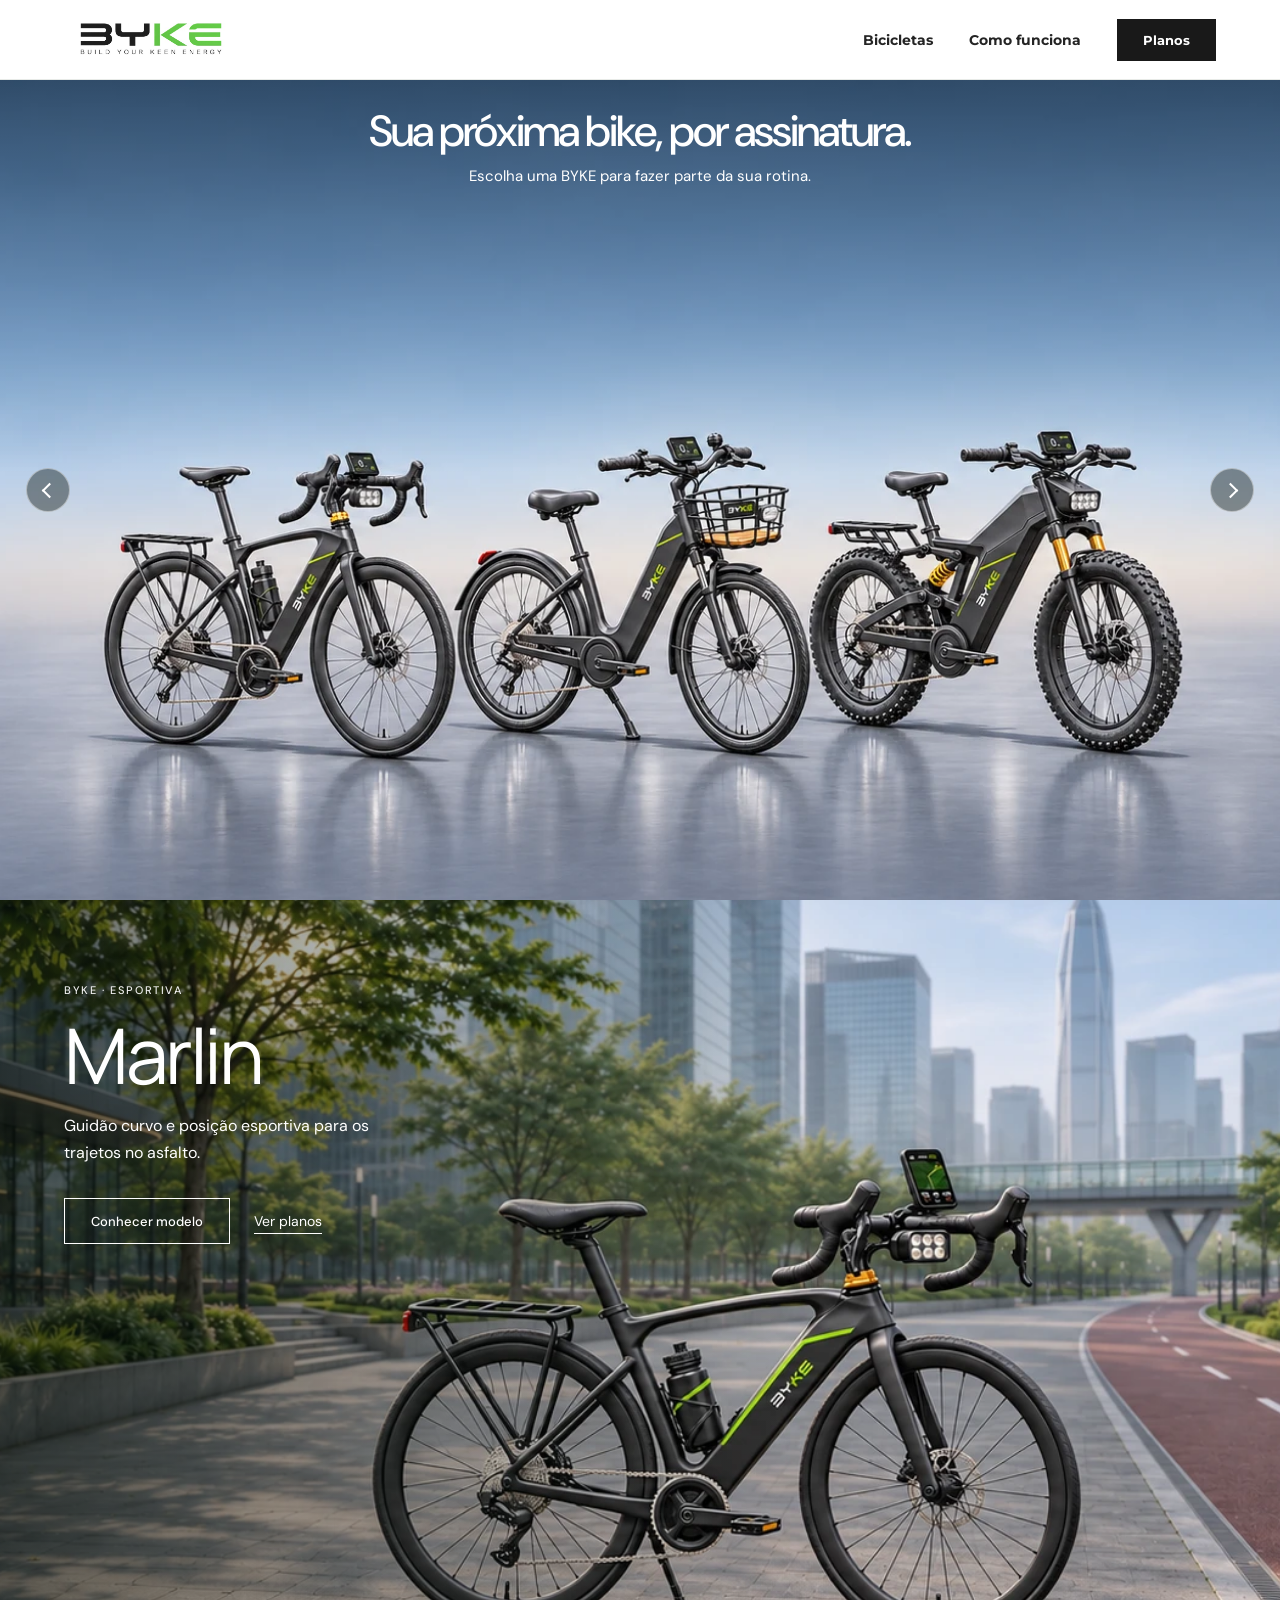
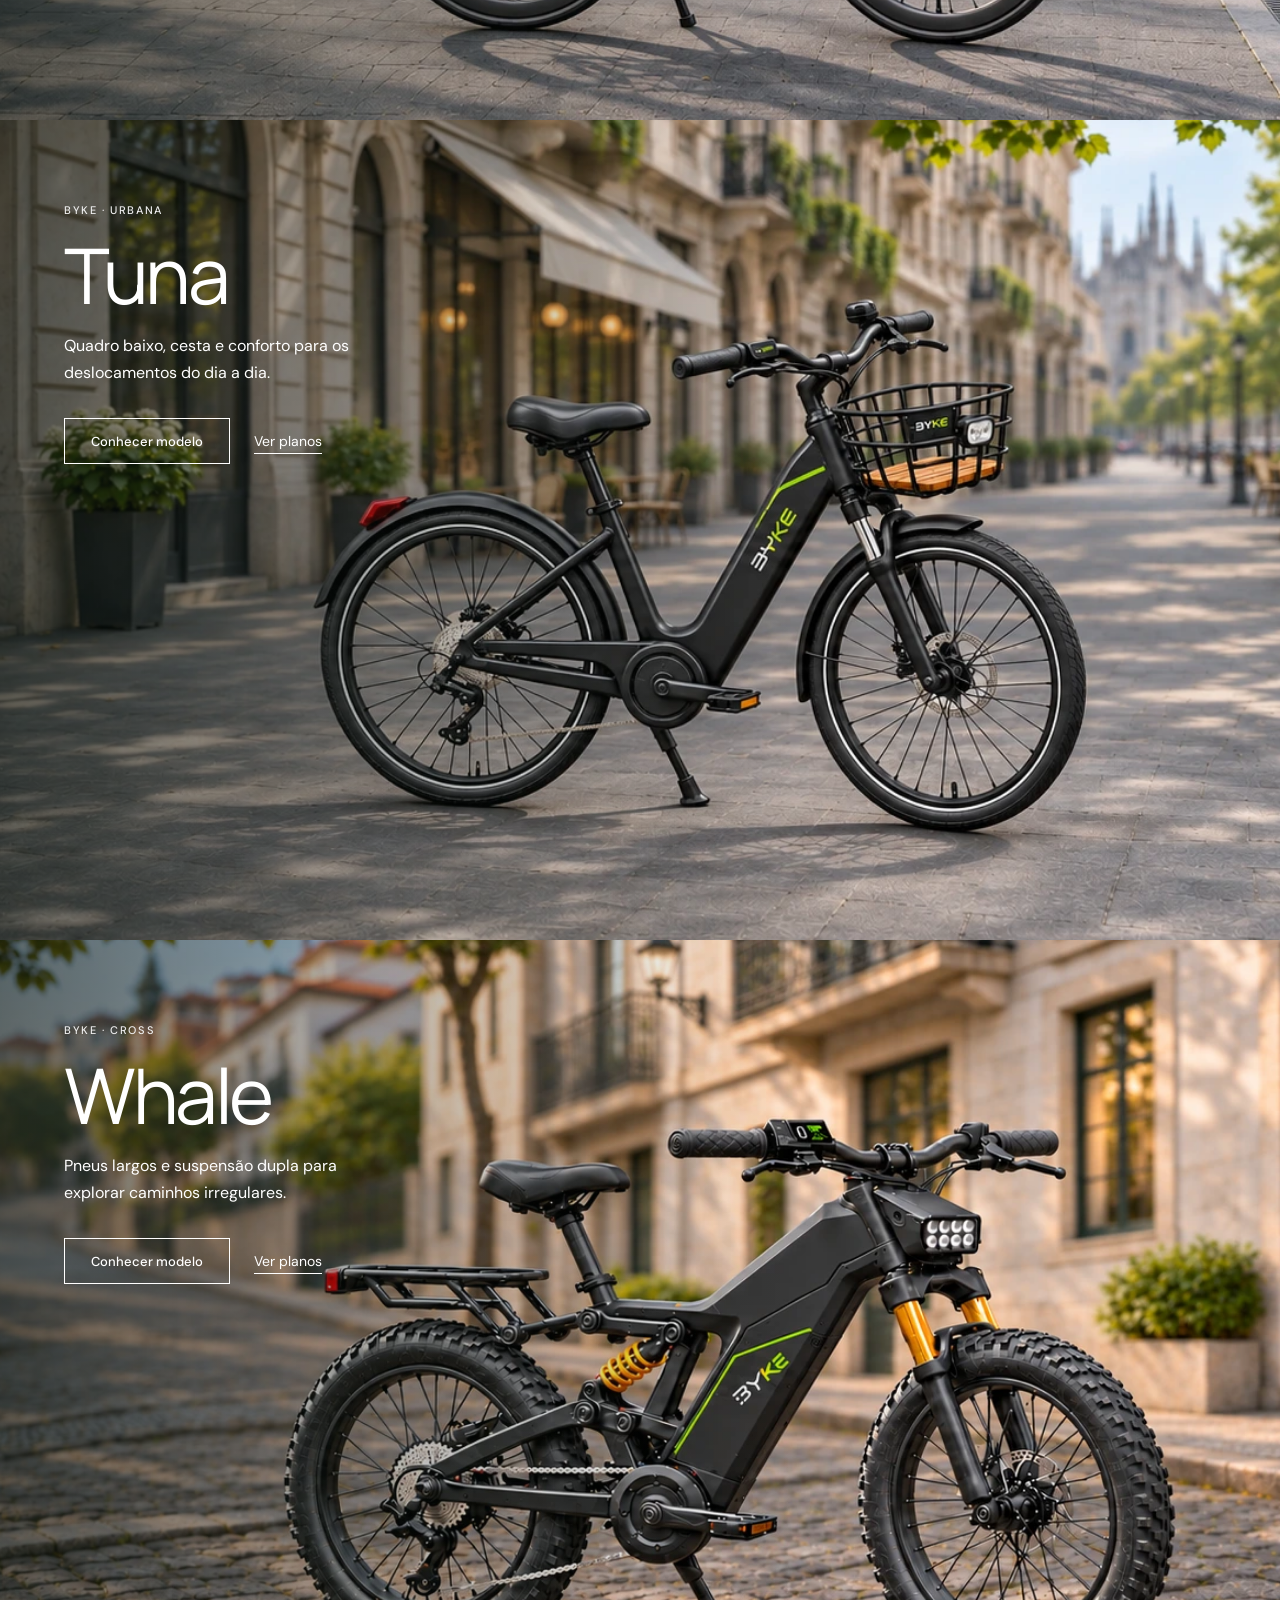
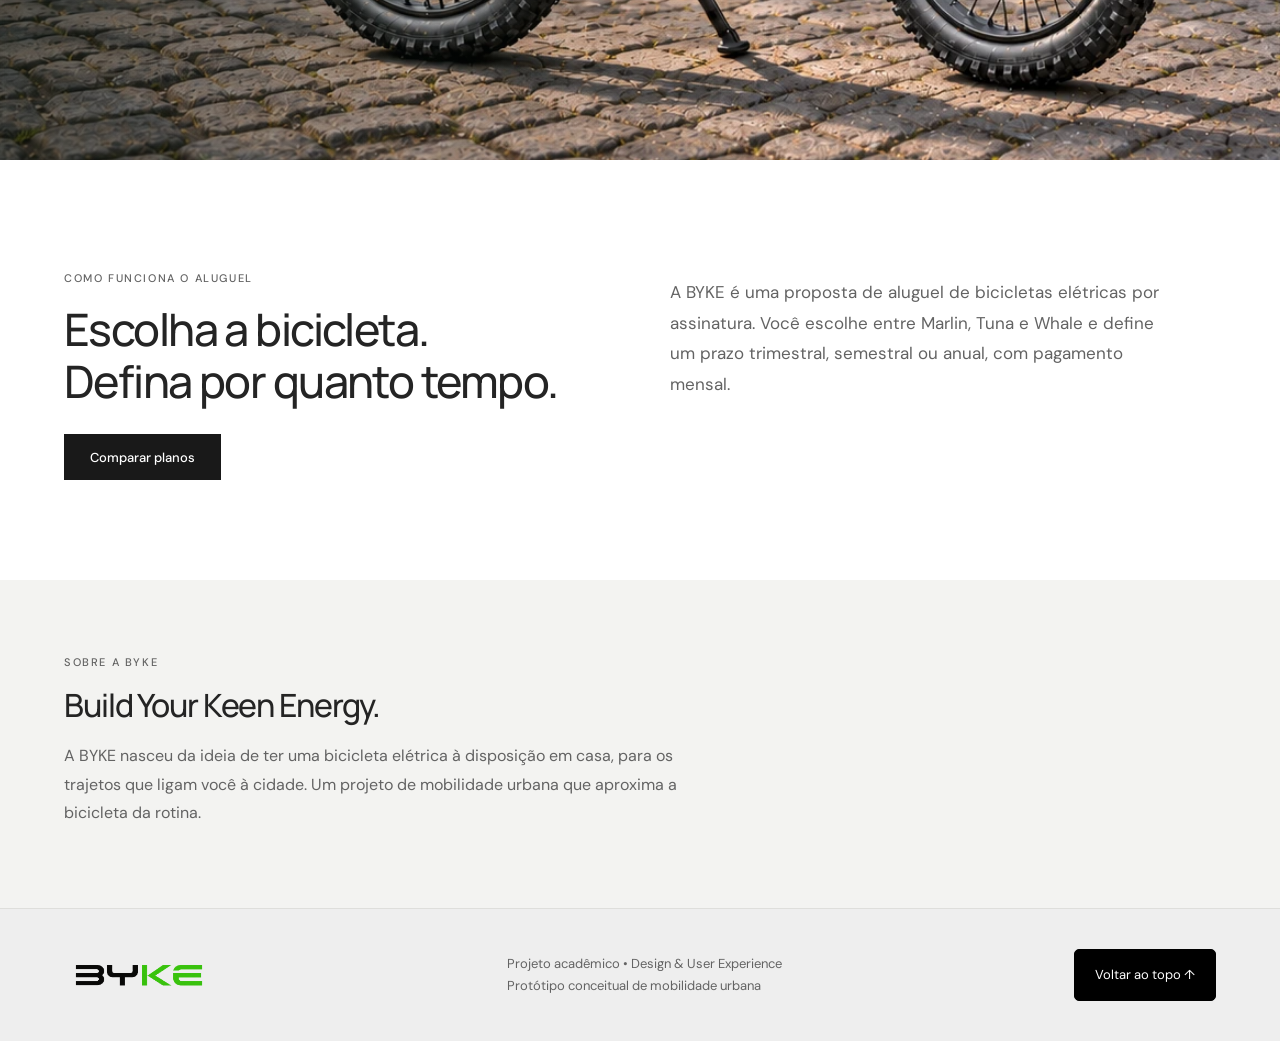
<file: index.html>
<!doctype html>
<html lang="pt-BR">
  <head>
    <meta charset="utf-8">
    <meta name="viewport" content="width=device-width,initial-scale=1">
    <meta name="theme-color" content="#121A16">
    <title>BYKE — Aluguel de bicicletas elétricas</title>
    <meta name="description" content="Conheça Marlin, Tuna e Whale. Aluguel de bicicletas elétricas por assinatura trimestral, semestral ou anual, com pagamento mensal.">
    <link rel="icon" type="image/png" href="assets/BYKE-logo-sem-fundo.png">
    <link rel="stylesheet" href="style.css">
    <link rel="stylesheet" href="home.css?v=bike-focus-3">
  </head>
  <body class="home-page">
    <a class="skip-link" href="#conteudo">Ir para o conteúdo</a>
    <header class="header">
      <a
        href="#inicio"
        class="logo"
        aria-label="BYKE - início"
      >
        <img src="assets/BYKE-logo.png" width="691" height="197"
          alt="BYKE — Build Your Keen Energy">
      </a>
      <button
        class="menu-toggle"
        aria-label="Abrir menu"
        aria-expanded="false"
        aria-controls="main-nav"
      >
        ☰
      </button>
      <nav id="main-nav" class="nav" aria-label="Navegação principal">
        <div class="nav-products">
          <a
            href="bicicletas.html"
            class="products-toggle"
            aria-expanded="false"
            aria-controls="products-panel"
          >
            Bicicletas
          </a>
        </div>
        <a href="index.html#como-funciona">Como funciona</a>
        <a class="btn btn-dark" href="planos.html">
          Planos
        </a>
      </nav>
    </header>
    <main id="conteudo">
      <section class="home-hero" id="inicio" aria-labelledby="hero-title">
        <div class="home-hero-copy">
          <h1 id="hero-title">Sua próxima bike, por assinatura.</h1>
          <p>Escolha uma BYKE para fazer parte da sua rotina.</p>
        </div>
        <div class="home-hero-media" id="hero-media" role="group" aria-label="Foto e vídeos das bicicletas BYKE">
          <picture class="home-hero-picture">
            <source media="(max-aspect-ratio: 1/1)" srcset="assets/cenarios/responsivos/grupo-mobile.webp">
            <img class="home-hero-image" src="assets/cenarios/responsivos/grupo-desktop.webp"
              width="1817" height="866" fetchpriority="high"
              alt="Marlin, Tuna e Whale: os três modelos de bicicletas elétricas BYKE">
          </picture>
          <video class="home-hero-video"
            width="1920" height="1080" preload="metadata" muted playsinline
            aria-label="Vídeo da bicicleta speed BYKE" hidden>
            <source media="(min-width: 1101px)" src="assets/bicicletas/byke-hero-1080p.webm" type="video/webm">
            <source src="assets/bicicletas/byke-hero.mp4" type="video/mp4">
          </video>
          <video class="home-hero-video" src="assets/bicicletas/byke-mountain-bike.mp4"
            width="1920" height="960" preload="metadata" muted playsinline
            aria-label="Vídeo da mountain bike BYKE" hidden></video>
          <button class="home-hero-arrow home-hero-arrow--prev" type="button"
            aria-label="Mídia anterior" aria-controls="hero-media" hidden></button>
          <button class="home-hero-arrow home-hero-arrow--next" type="button"
            aria-label="Próxima mídia" aria-controls="hero-media" hidden></button>
        </div>
      </section>
      <section class="product-stage" id="marlin" aria-labelledby="marlin-title">
        <div class="product-stage-copy">
          <p class="eyebrow">BYKE · ESPORTIVA</p>
          <h2 id="marlin-title">Marlin</h2>
          <p>Guidão curvo e posição esportiva para os trajetos no asfalto.</p>
          <div class="actions">
            <a class="btn btn-outline" href="bicicletas.html#modelo-01">Conhecer modelo</a>
            <a class="text-btn" href="planos.html?modelo=marlin#opcoes">Ver planos</a>
          </div>
        </div>
        <picture class="product-stage-media">
          <source media="(max-aspect-ratio: 1/1)" srcset="assets/cenarios/responsivos/marlin-mobile.webp">
          <img src="assets/cenarios/responsivos/marlin-desktop-luz.webp" width="1913" height="822" loading="lazy" alt="Bicicleta BYKE Marlin estacionada ao lado de uma ciclovia em uma cidade tecnológica inspirada em Shenzhen">
        </picture>
      </section>
      <section class="product-stage" id="tuna" aria-labelledby="tuna-title">
        <div class="product-stage-copy">
          <p class="eyebrow">BYKE · URBANA</p>
          <h2 id="tuna-title">Tuna</h2>
          <p>Quadro baixo, cesta e conforto para os deslocamentos do dia a dia.</p>
          <div class="actions">
            <a class="btn btn-outline" href="bicicletas.html#modelo-02">Conhecer modelo</a>
            <a class="text-btn" href="planos.html?modelo=tuna#opcoes">Ver planos</a>
          </div>
        </div>
        <picture class="product-stage-media">
          <source media="(max-aspect-ratio: 1/1)" srcset="assets/cenarios/responsivos/tuna-mobile.webp">
          <img src="assets/cenarios/responsivos/tuna-desktop-luz.webp" width="1914" height="822" loading="lazy" alt="Bicicleta BYKE Tuna estacionada junto a lojas de uma área comercial inspirada em Milão">
        </picture>
      </section>
      <section class="product-stage motion-showcase" id="whale" aria-labelledby="whale-title">
        <div class="product-stage-copy">
          <p class="eyebrow">BYKE · CROSS</p>
          <h2 id="whale-title">Whale</h2>
          <p>Pneus largos e suspensão dupla para explorar caminhos irregulares.</p>
          <div class="actions">
            <a class="btn btn-outline" href="bicicletas.html#modelo-03">Conhecer modelo</a>
            <a class="text-btn" href="planos.html?modelo=whale#opcoes">Ver planos</a>
          </div>
        </div>
        <picture class="product-stage-media">
          <source media="(max-aspect-ratio: 1/1)" srcset="assets/cenarios/responsivos/whale-urbana-mobile.webp">
          <img src="assets/cenarios/responsivos/whale-urbana-desktop.webp" width="1915" height="821" loading="lazy" alt="Bicicleta BYKE Whale em uma rua urbana em ladeira, com calçamento de pedra irregular">
        </picture>
        <video class="motion-video" playsinline muted preload="none" aria-hidden="true"></video>
        <button class="motion-toggle" type="button" hidden>Reproduzir vídeos</button>
      </section>
      <section class="rental-section" id="como-funciona" aria-labelledby="rental-title">
        <div class="rental-intro">
          <div>
            <p class="eyebrow">COMO FUNCIONA O ALUGUEL</p>
            <h2 id="rental-title">Escolha a bicicleta.<br>Defina por quanto tempo.</h2>
            <a class="btn btn-dark" href="planos.html#opcoes">Comparar planos</a>
          </div>
          <p>A BYKE é uma proposta de aluguel de bicicletas elétricas por assinatura.
            Você escolhe entre Marlin, Tuna e Whale e define um prazo trimestral,
            semestral ou anual, com pagamento mensal.</p>
        </div>
      </section>
      <section class="brand-section" id="por-que-byke">
        <div>
          <p class="eyebrow">SOBRE A BYKE</p>
          <h2>Build Your Keen Energy.</h2>
          <p>A BYKE nasceu da ideia de ter uma bicicleta elétrica à disposição em casa,
            para os trajetos que ligam você à cidade. Um projeto de mobilidade urbana
            que aproxima a bicicleta da rotina.</p>
        </div>
      </section>
    </main>
    <footer>
      <div class="footer-logo">
        <img src="assets/BYKE-logo-sem-fundo.png" width="2172" height="724"
          alt="BYKE — Build Your Keen Energy">
      </div>
      <div>
        Projeto acadêmico • Design
        &
        User Experience
        <br>
        <span>Protótipo conceitual de mobilidade urbana</span>
      </div>
      <a class="back-top" href="#inicio">Voltar ao topo ↑</a>
    </footer>
    <script src="navegacao.js"></script>
    <script src="catalogo.js"></script>
    <script src="menu-bicicletas.js"></script>
    <script src="script.js"></script>
  </body>
</html>
</file>
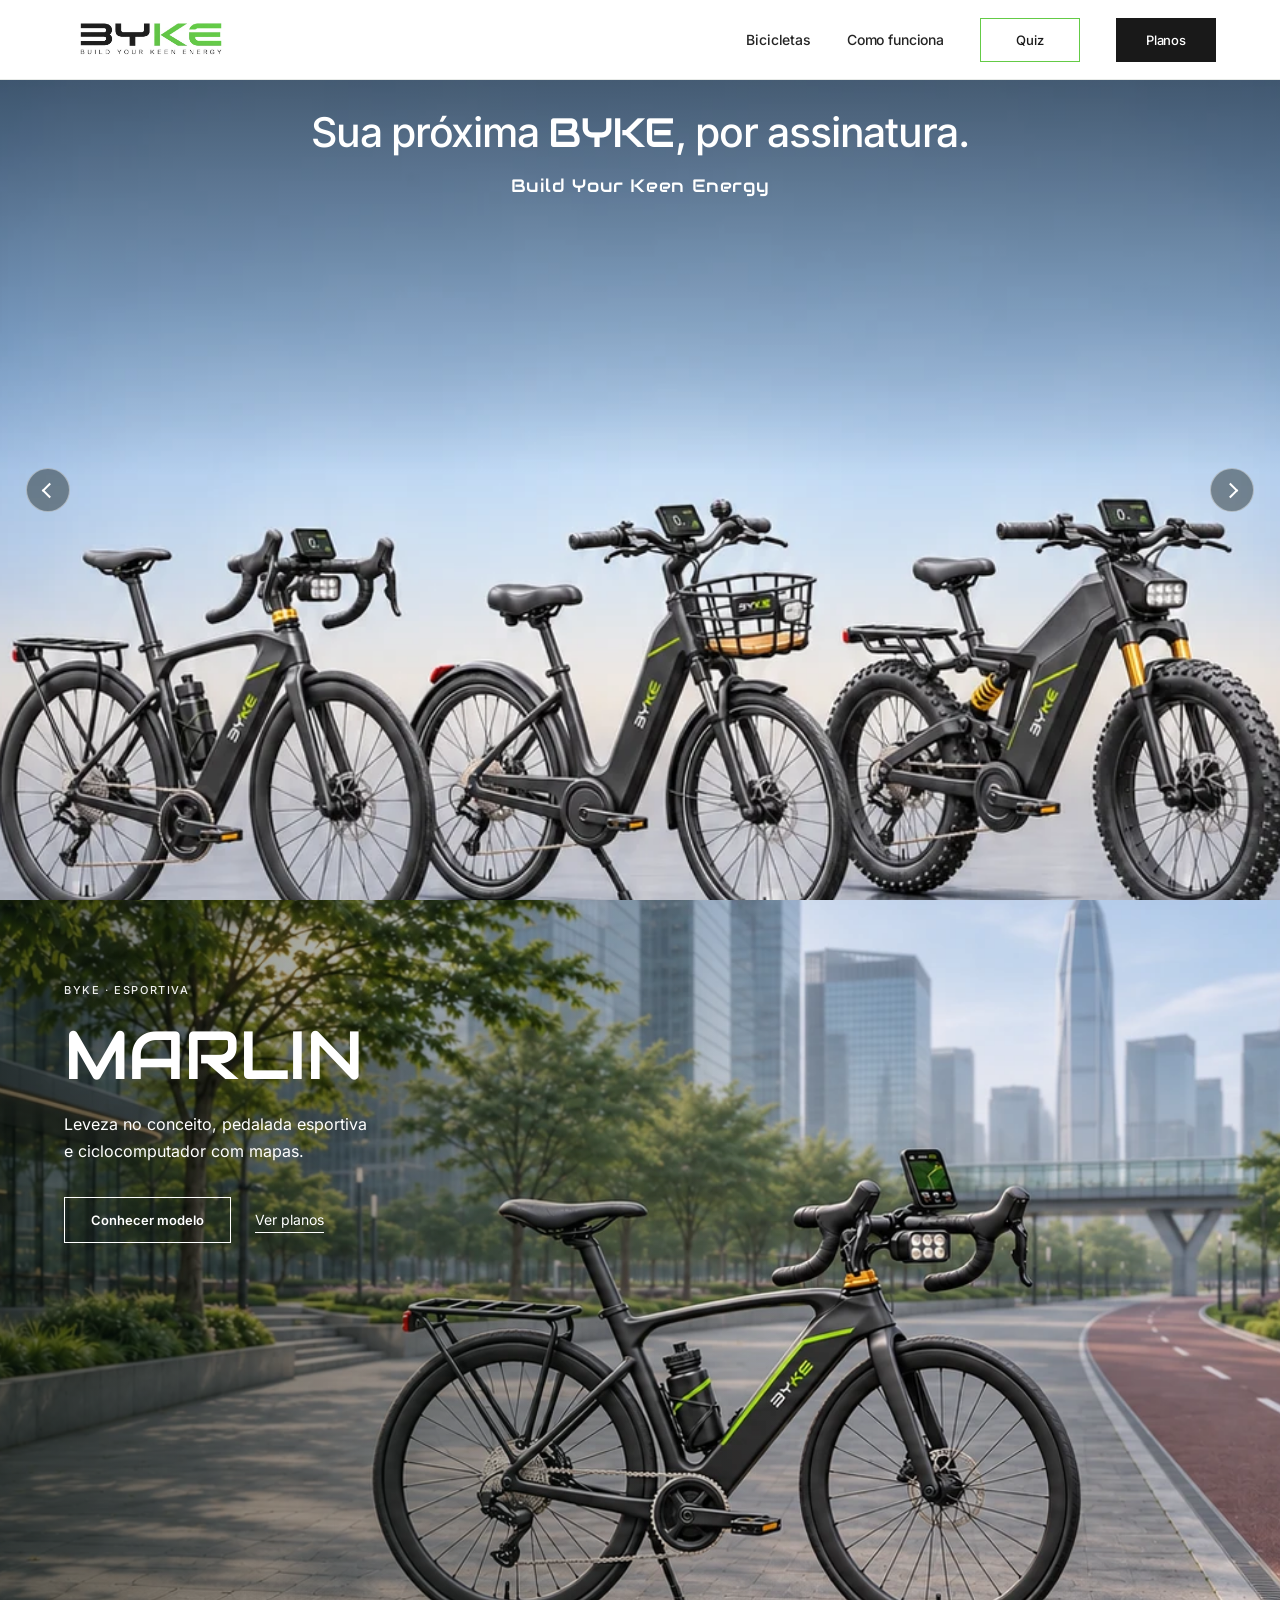
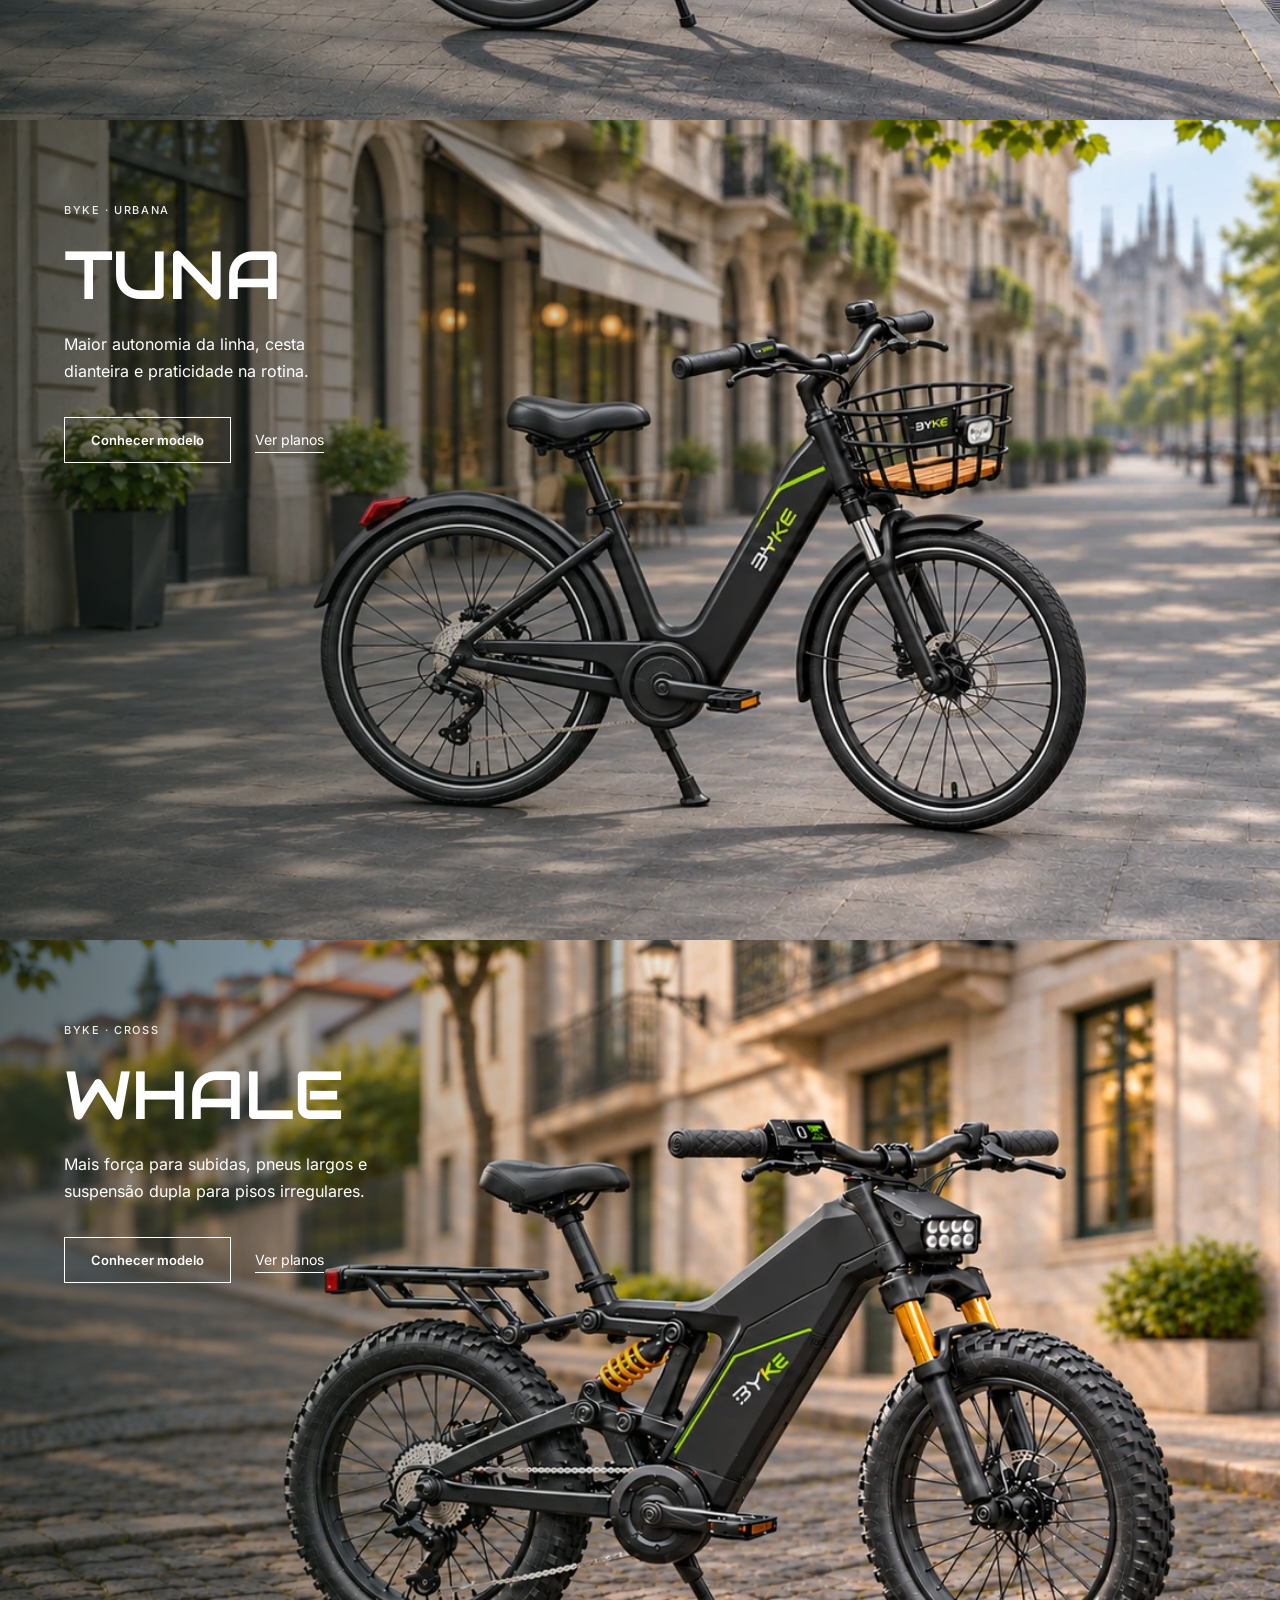
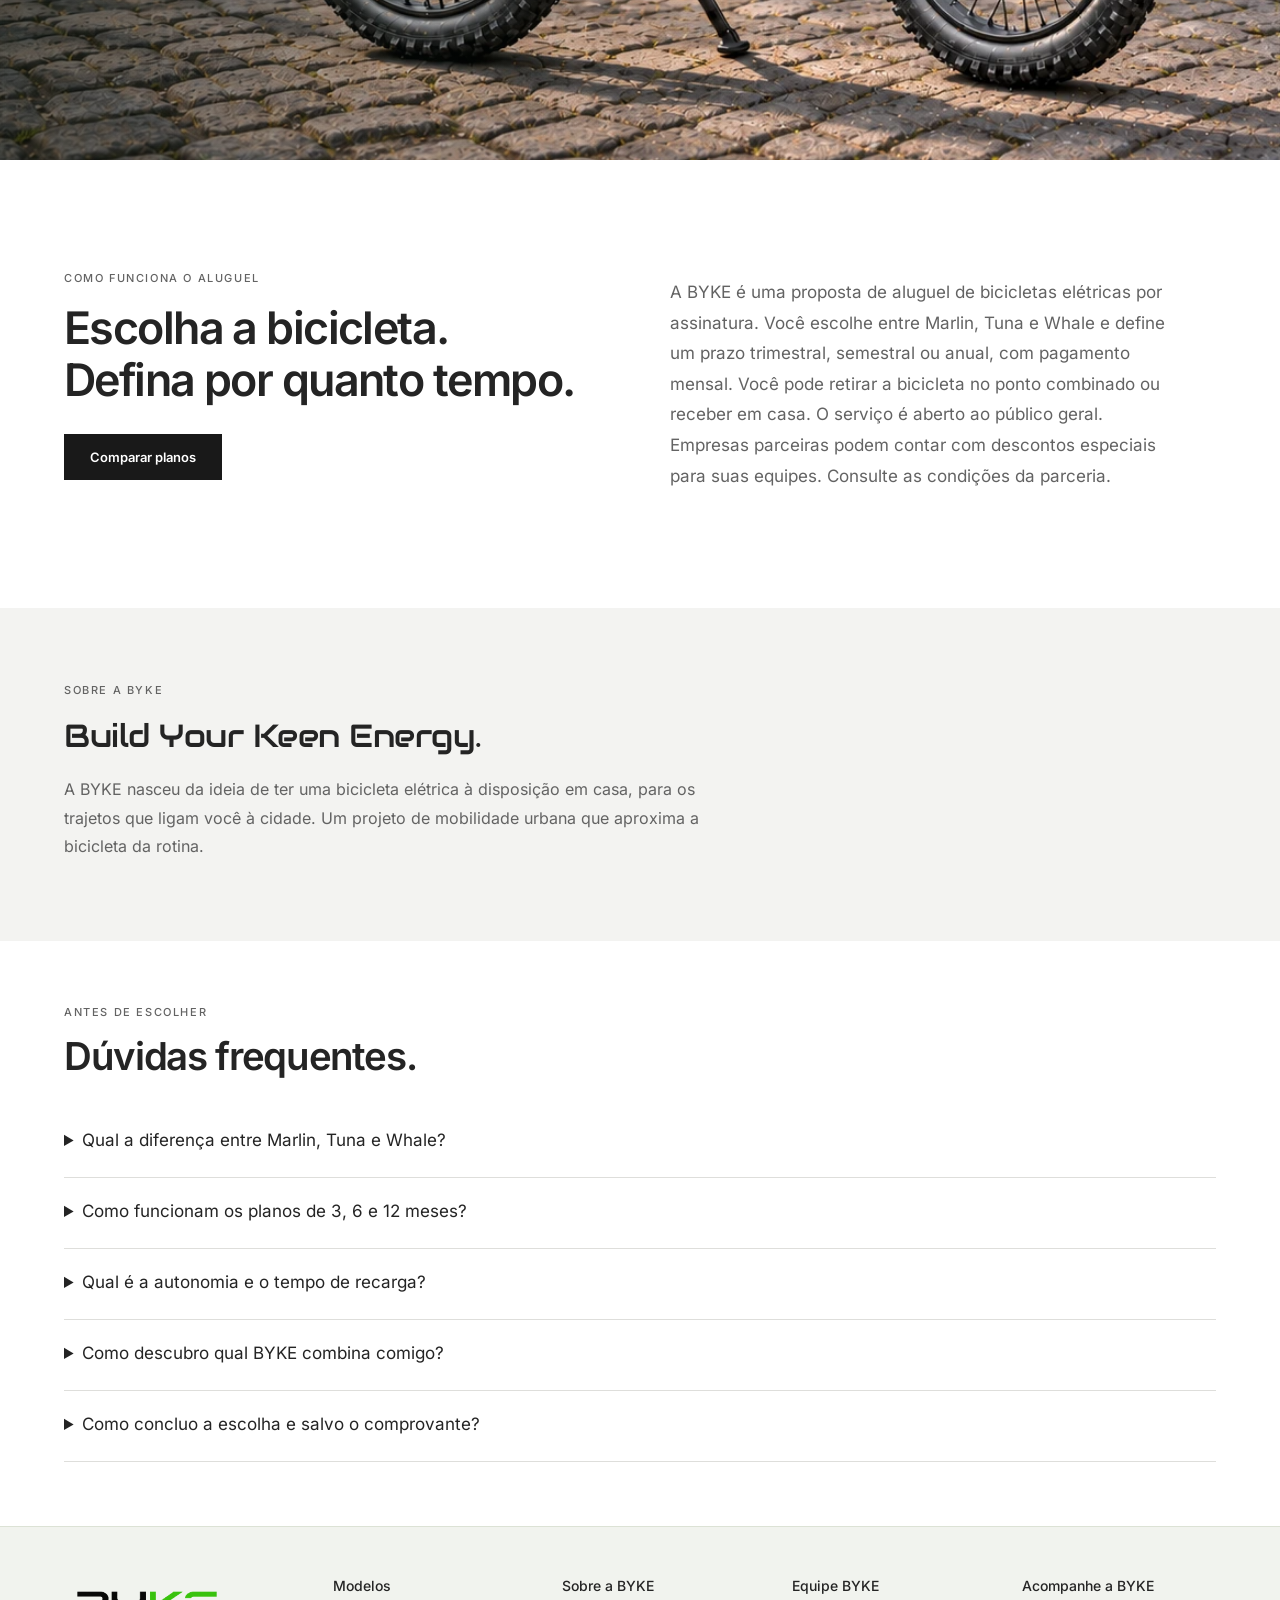
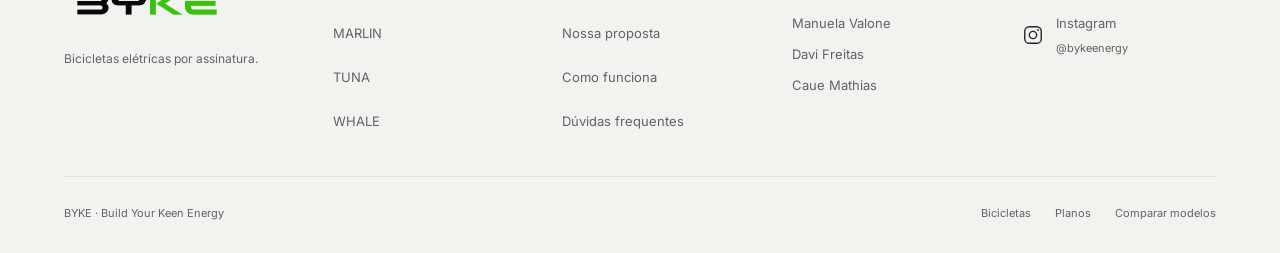
<file: previa-inter-audiowide/index.html>
<!doctype html>
<html lang="pt-BR">
  <head>
    <meta charset="utf-8">
    <script src="variantes.js?v=checklist-final-1"></script>
    <meta name="viewport" content="width=device-width,initial-scale=1">
    <meta name="theme-color" content="#121A16">
    <title>BYKE — Prévia da loja</title>
    <meta name="robots" content="noindex, nofollow">
    <meta name="description" content="Conheça Marlin, Tuna e Whale. Aluguel de bicicletas elétricas por assinatura trimestral, semestral ou anual, com pagamento mensal.">
    <link rel="icon" type="image/png" href="../assets/BYKE-logo-sem-fundo.png">
    <link rel="stylesheet" href="base.css?v=tipo-1">
    <link rel="stylesheet" href="home.css?v=hero-3">
    <link rel="stylesheet" href="quiz.css?v=relatorio-1">
    <link rel="stylesheet" href="rodape.css?v=rodape-2">
    <link rel="stylesheet" href="ajustes.css?v=quiz-som-1">
    <link rel="stylesheet" href="tipografia.css?v=titulo-2">
  </head>
  <body class="home-page">
    <a class="skip-link" href="#conteudo">Ir para o conteúdo</a>
    <header class="header">
      <a
        href="#inicio"
        class="logo"
        aria-label="BYKE - início"
      >
        <img src="../assets/BYKE-logo.png" width="691" height="197"
          alt="BYKE — Build Your Keen Energy">
      </a>
      <button
        class="menu-toggle"
        aria-label="Abrir menu"
        aria-expanded="false"
        aria-controls="main-nav"
      >
        ☰
      </button>
      <nav id="main-nav" class="nav" aria-label="Navegação principal">
        <div class="nav-products"><a href="bicicletas.html" class="products-toggle" aria-expanded="false" aria-controls="products-panel">Bicicletas</a></div>
        <a href="index.html#como-funciona">Como funciona</a>
        <a class="nav-quiz btn" href="bicicletas.html?quiz=1" data-open-quiz>Quiz</a>
        <a class="btn btn-dark" href="bicicletas.html#modelos">Planos</a>
      </nav>
    </header>
    <main id="conteudo">
      <section class="home-hero" id="inicio" aria-labelledby="hero-title">
        <div class="home-hero-copy">
          <h1 id="hero-title">Sua próxima <span class="hero-brand-word">BYKE</span>, por assinatura.</h1>
          <p class="brand-tagline">Build Your Keen Energy</p>
        </div>
        <div class="home-hero-media" id="hero-media" role="group" aria-label="Foto e vídeos das bicicletas BYKE">
          <picture class="home-hero-picture">
            <source media="(max-aspect-ratio: 1/1)" srcset="../assets/cenarios/responsivos/grupo-mobile.webp">
            <img class="home-hero-image" src="../assets/cenarios/responsivos/grupo-desktop.webp"
              width="1817" height="866" fetchpriority="high"
              alt="Marlin, Tuna e Whale: os três modelos de bicicletas elétricas BYKE">
          </picture>
          <video class="home-hero-video"
            width="1920" height="1080" preload="metadata" muted playsinline
            aria-label="Vídeo da bicicleta speed BYKE" hidden>
            <source media="(min-width: 1101px)" src="../assets/bicicletas/byke-hero-1080p.webm" type="video/webm">
            <source src="../assets/bicicletas/byke-hero.mp4" type="video/mp4">
          </video>
          <video class="home-hero-video" src="../assets/bicicletas/byke-mountain-bike.mp4"
            width="1920" height="960" preload="metadata" muted playsinline
            aria-label="Vídeo da mountain bike BYKE" hidden></video>
          <button class="home-hero-arrow home-hero-arrow--prev" type="button"
            aria-label="Mídia anterior" aria-controls="hero-media" hidden></button>
          <button class="home-hero-arrow home-hero-arrow--next" type="button"
            aria-label="Próxima mídia" aria-controls="hero-media" hidden></button>
        </div>
      </section>
      <section class="product-stage" id="marlin" aria-labelledby="marlin-title">
        <div class="product-stage-copy">
          <p class="eyebrow">BYKE · ESPORTIVA</p>
          <h2 id="marlin-title">Marlin</h2>
          <p>Leveza no conceito, pedalada esportiva e ciclocomputador com mapas.</p>
          <div class="actions">
            <a class="btn btn-outline" href="loja.html?modelo=marlin#produto">Conhecer modelo</a>
            <a class="text-btn" href="loja.html?modelo=marlin#plano">Ver planos</a>
          </div>
        </div>
        <picture class="product-stage-media">
          <source media="(max-aspect-ratio: 1/1)" srcset="../assets/cenarios/responsivos/marlin-mobile.webp">
          <img src="../assets/cenarios/responsivos/marlin-desktop-luz.webp" width="1913" height="822" loading="lazy" alt="Bicicleta BYKE Marlin estacionada ao lado de uma ciclovia em uma cidade tecnológica inspirada em Shenzhen">
        </picture>
      </section>
      <section class="product-stage" id="tuna" aria-labelledby="tuna-title">
        <div class="product-stage-copy">
          <p class="eyebrow">BYKE · URBANA</p>
          <h2 id="tuna-title">Tuna</h2>
          <p>Maior autonomia da linha, cesta dianteira e praticidade na rotina.</p>
          <div class="actions">
            <a class="btn btn-outline" href="loja.html?modelo=tuna#produto">Conhecer modelo</a>
            <a class="text-btn" href="loja.html?modelo=tuna#plano">Ver planos</a>
          </div>
        </div>
        <picture class="product-stage-media">
          <source media="(max-aspect-ratio: 1/1)" srcset="../assets/cenarios/responsivos/tuna-mobile.webp">
          <img src="../assets/cenarios/responsivos/tuna-desktop-luz.webp" width="1914" height="822" loading="lazy" alt="Bicicleta BYKE Tuna estacionada junto a lojas de uma área comercial inspirada em Milão">
        </picture>
      </section>
      <section class="product-stage motion-showcase" id="whale" aria-labelledby="whale-title">
        <div class="product-stage-copy">
          <p class="eyebrow">BYKE · CROSS</p>
          <h2 id="whale-title">Whale</h2>
          <p>Mais força para subidas, pneus largos e suspensão dupla para pisos irregulares.</p>
          <div class="actions">
            <a class="btn btn-outline" href="loja.html?modelo=whale#produto">Conhecer modelo</a>
            <a class="text-btn" href="loja.html?modelo=whale#plano">Ver planos</a>
          </div>
        </div>
        <picture class="product-stage-media">
          <source media="(max-aspect-ratio: 1/1)" srcset="../assets/cenarios/responsivos/whale-urbana-mobile.webp">
          <img src="../assets/cenarios/responsivos/whale-urbana-desktop.webp" width="1915" height="821" loading="lazy" alt="Bicicleta BYKE Whale em uma rua urbana em ladeira, com calçamento de pedra irregular">
        </picture>
        <video class="motion-video" playsinline muted preload="none" aria-hidden="true"></video>
        <button class="motion-toggle" type="button" hidden>Reproduzir vídeos</button>
      </section>
      <section class="rental-section" id="como-funciona" aria-labelledby="rental-title">
        <div class="rental-intro">
          <div>
            <p class="eyebrow">COMO FUNCIONA O ALUGUEL</p>
            <h2 id="rental-title">Escolha a bicicleta.<br>Defina por quanto tempo.</h2>
            <a class="btn btn-dark" href="bicicletas.html#modelos">Comparar planos</a>
          </div>
          <p>A BYKE é uma proposta de aluguel de bicicletas elétricas por assinatura.
            Você escolhe entre Marlin, Tuna e Whale e define um prazo trimestral,
            semestral ou anual, com pagamento mensal. Você pode retirar a bicicleta no ponto combinado
            ou receber em casa. O serviço é aberto ao público geral. Empresas parceiras podem contar
            com descontos especiais para suas equipes. Consulte as condições da parceria.</p>
        </div>
      </section>
      <section class="brand-section" id="por-que-byke">
        <div>
          <p class="eyebrow">SOBRE A BYKE</p>
          <h2>Build Your Keen Energy.</h2>
          <p>A BYKE nasceu da ideia de ter uma bicicleta elétrica à disposição em casa,
            para os trajetos que ligam você à cidade. Um projeto de mobilidade urbana
            que aproxima a bicicleta da rotina.</p>
        </div>
      </section>
      <section class="faq-overview" id="duvidas" aria-labelledby="faq-overview-title"><p class="eyebrow">ANTES DE ESCOLHER</p><h2 id="faq-overview-title">Dúvidas frequentes.</h2><div data-general-faq></div></section>
    </main>
    <footer class="byke-footer" id="rodape">
      <div class="shop-shell byke-footer-grid">
        <div class="byke-footer-brand"><a class="footer-logo" href="index.html" aria-label="BYKE — início"><img src="../assets/BYKE-logo-sem-fundo.png" width="2172" height="724" alt="BYKE — Build Your Keen Energy"></a><p>Bicicletas elétricas por assinatura.</p></div>
        <nav class="byke-footer-links" aria-label="Modelos no rodapé"><h2>Modelos</h2><ul><li><a href="loja.html?modelo=marlin#produto" data-model="marlin">MARLIN</a></li><li><a href="loja.html?modelo=tuna#produto" data-model="tuna">TUNA</a></li><li><a href="loja.html?modelo=whale#produto" data-model="whale">WHALE</a></li></ul></nav>
        <nav class="byke-footer-links" aria-label="Sobre a BYKE no rodapé"><h2>Sobre a BYKE</h2><ul><li><a href="index.html#por-que-byke">Nossa proposta</a></li><li><a href="index.html#como-funciona">Como funciona</a></li><li><a href="index.html#duvidas">Dúvidas frequentes</a></li></ul></nav>
        <div class="byke-footer-team"><h2>Equipe BYKE</h2><ul><li>Manuela Valone</li><li>Davi Freitas</li><li>Caue Mathias</li></ul></div>
        <div class="byke-footer-social"><h2>Acompanhe a BYKE</h2><div class="byke-instagram-slot"><a href="https://www.instagram.com/bykeenergy/" target="_blank" rel="noopener noreferrer" aria-label="Instagram da BYKE: @bykeenergy"><svg viewBox="0 0 24 24" width="22" height="22" fill="none" aria-hidden="true"><rect x="3" y="3" width="18" height="18" rx="5" stroke="currentColor" stroke-width="1.5"/><circle cx="12" cy="12" r="4" stroke="currentColor" stroke-width="1.5"/><circle cx="17.5" cy="6.5" r="1" fill="currentColor"/></svg><span>Instagram<small>@bykeenergy</small></span></a></div></div>
      </div>
      <div class="shop-shell byke-footer-bottom"><span>BYKE · Build Your Keen Energy</span><nav aria-label="Links do rodapé"><a href="bicicletas.html">Bicicletas</a><a href="bicicletas.html#modelos">Planos</a><a href="bicicletas.html#comparar">Comparar modelos</a></nav></div>
    </footer>
    <dialog class="bike-quiz" id="bike-quiz" aria-labelledby="quiz-title"><button class="quiz-close" type="button" aria-label="Fechar quiz"><svg viewBox="0 0 24 24" width="22" height="22" aria-hidden="true"><path d="m6 6 12 12M6 18 18 6" stroke="currentColor" stroke-width="1.6"/></svg></button><div id="quiz-content"></div></dialog>
    <script src="../navegacao.js"></script>
    <script src="catalogo.js?v=quiz-som-1"></script>
    <script src="dados.js?v=checklist-final-1"></script>
    <script src="../menu-bicicletas.js"></script>
    <script src="../script.js"></script>
    <script src="inicio.js?v=checklist-final-1"></script>
    <script src="quiz-perfil.js?v=som-arquivo-2"></script>
    <script src="quiz.js?v=relatorio-1"></script>
    <script src="quiz-acesso.js?v=relatorio-1"></script>
  </body>
</html>
</file>
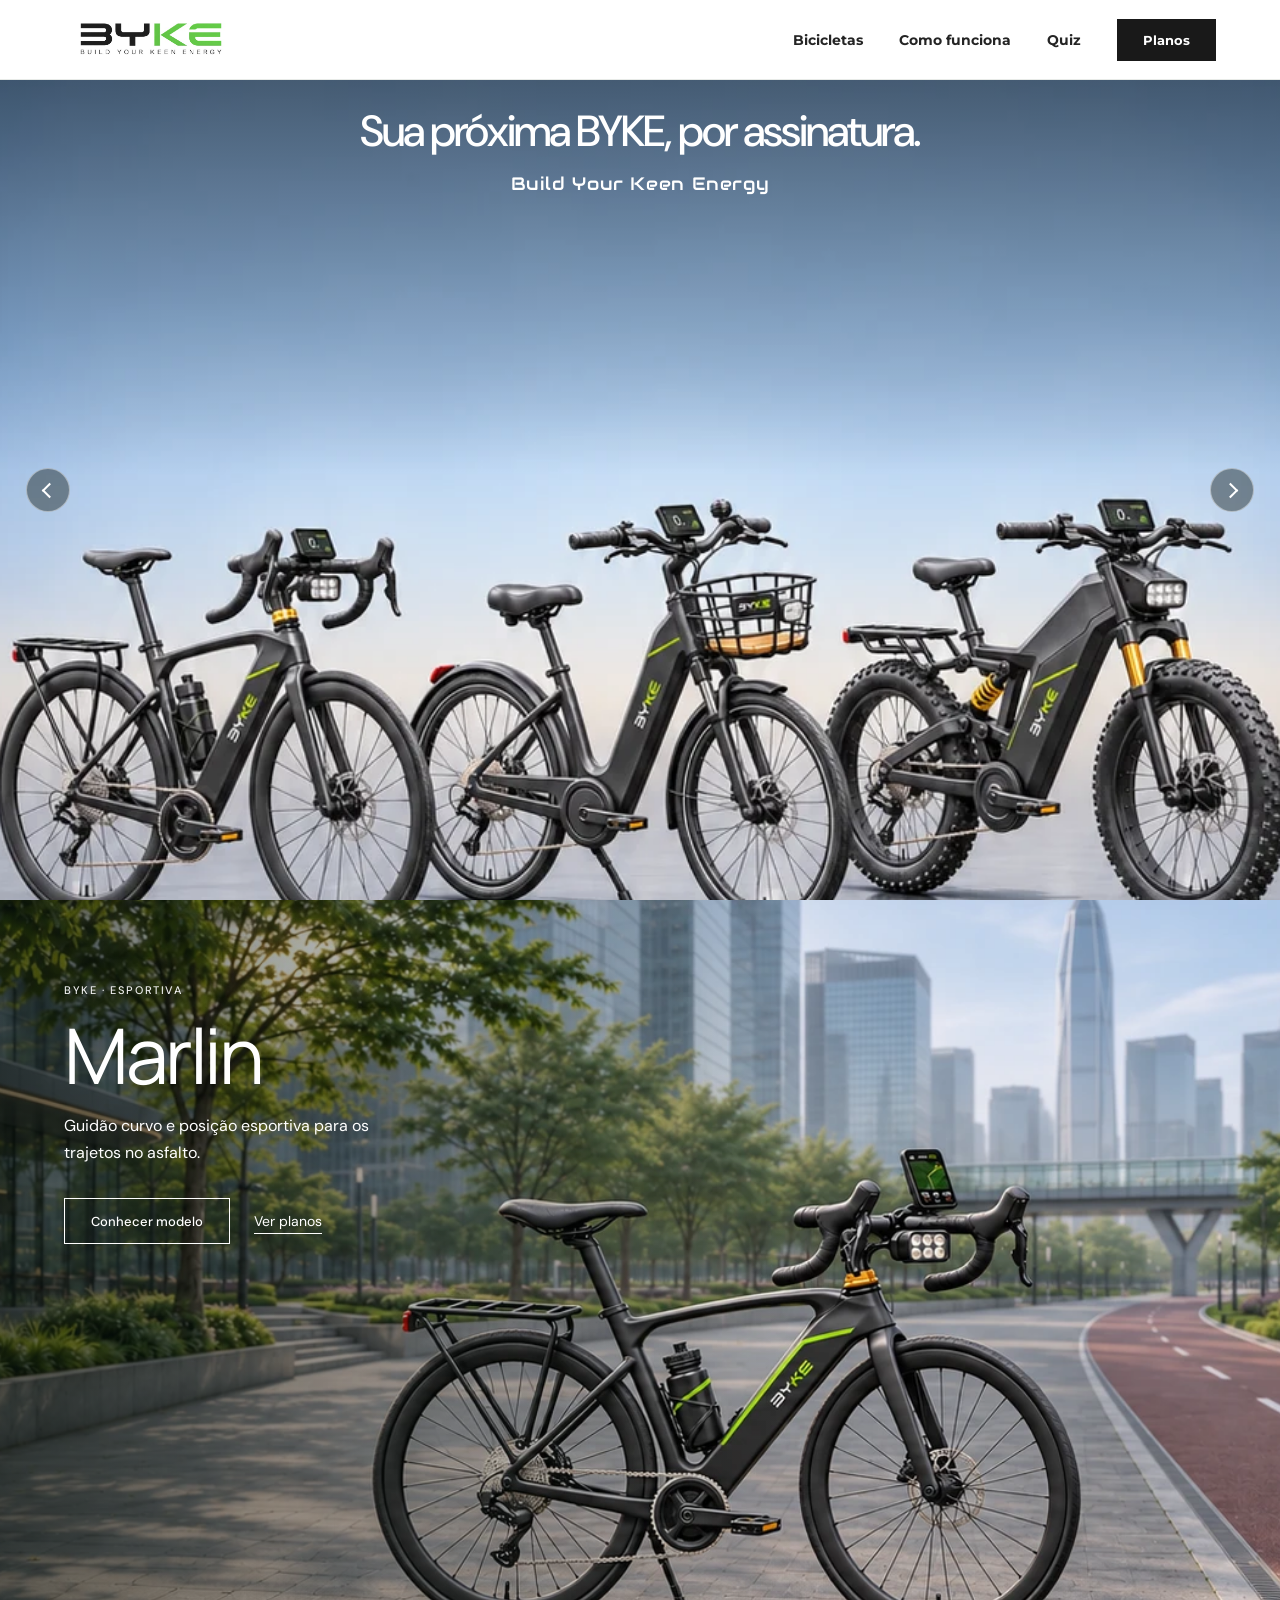
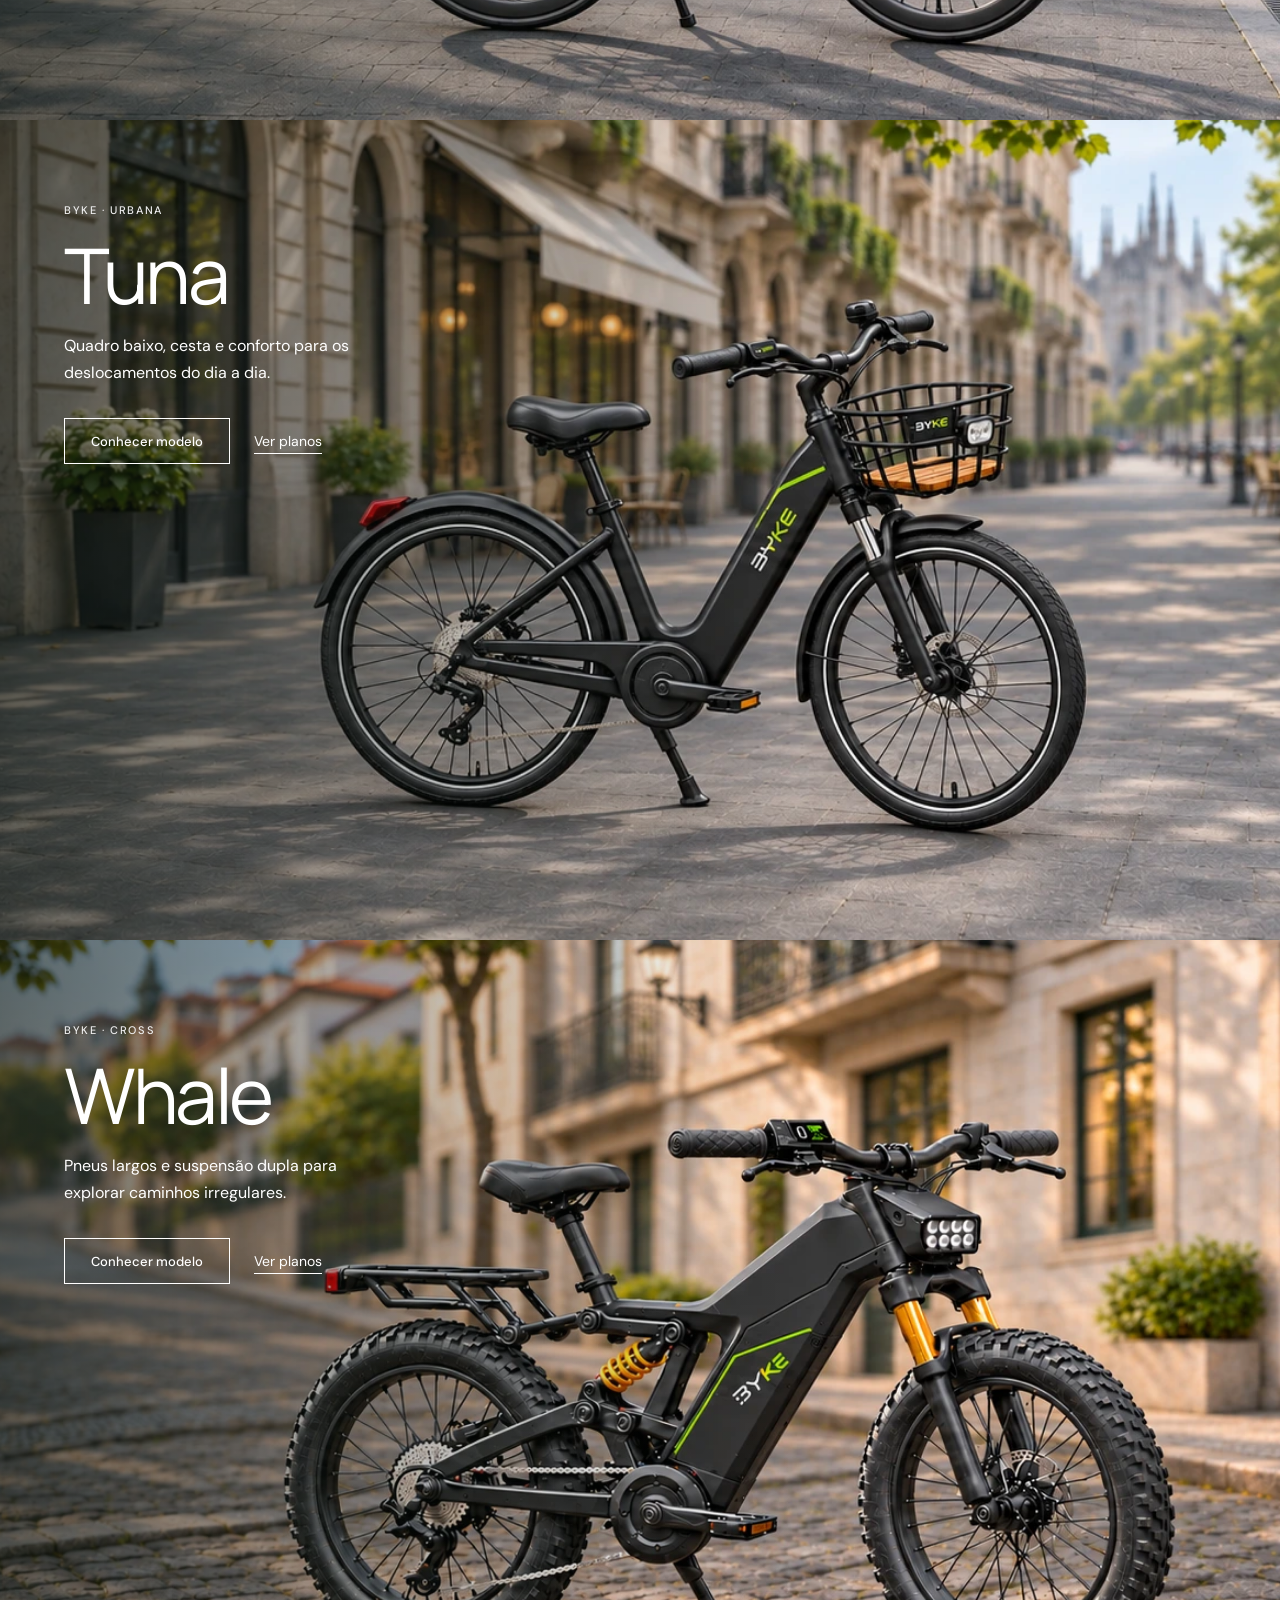
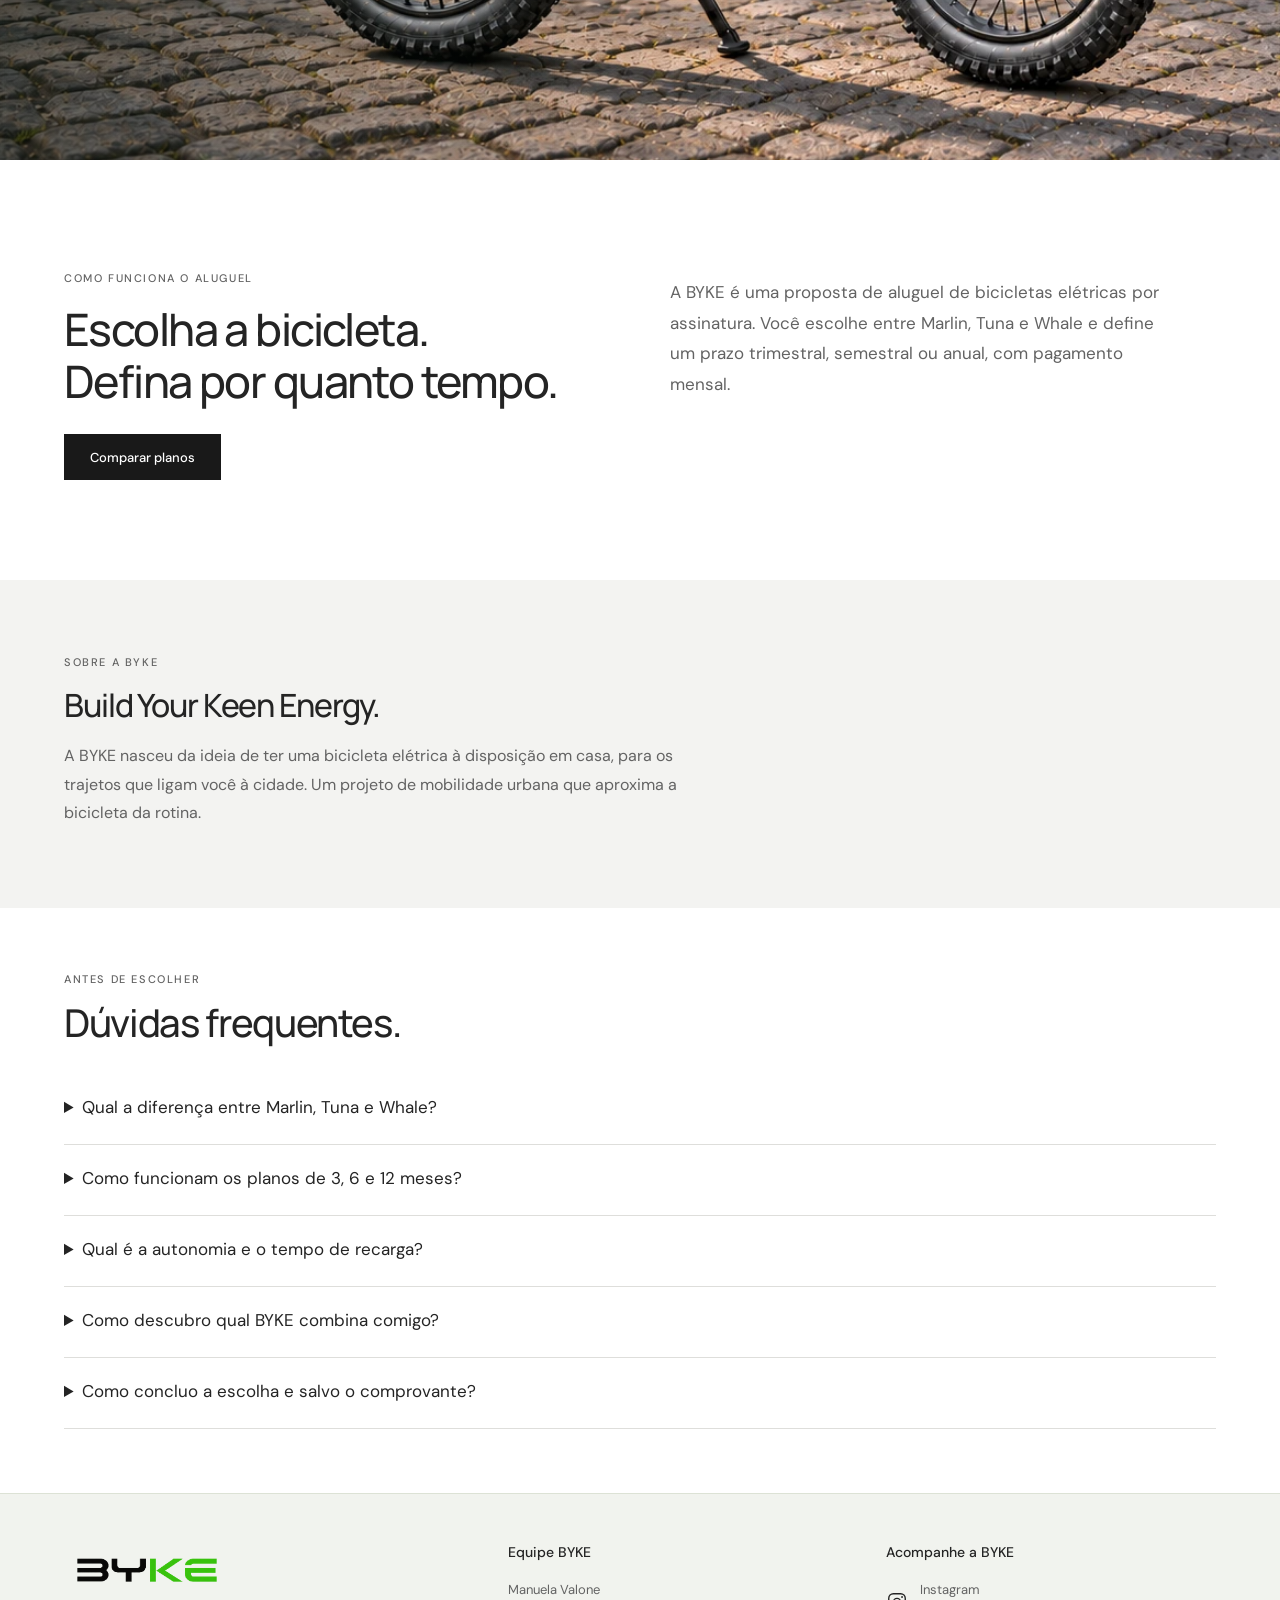
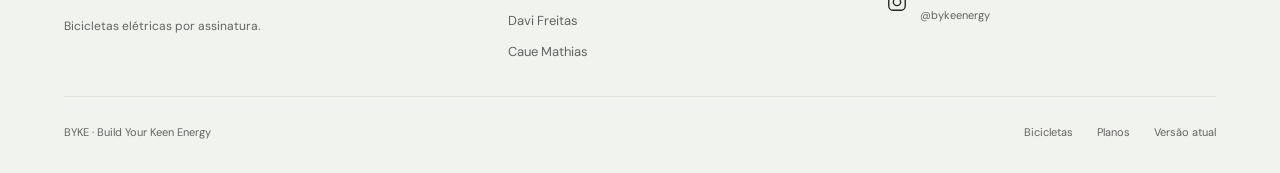
<file: previa/index.html>
<!doctype html>
<html lang="pt-BR">
  <head>
    <meta charset="utf-8">
    <meta name="viewport" content="width=device-width,initial-scale=1">
    <meta name="theme-color" content="#121A16">
    <title>BYKE — Prévia da loja</title>
    <meta name="robots" content="noindex, nofollow">
    <meta name="description" content="Conheça Marlin, Tuna e Whale. Aluguel de bicicletas elétricas por assinatura trimestral, semestral ou anual, com pagamento mensal.">
    <link rel="icon" type="image/png" href="../assets/BYKE-logo-sem-fundo.png">
    <link rel="stylesheet" href="../style.css">
    <link rel="stylesheet" href="../home.css?v=bike-focus-3">
    <link rel="stylesheet" href="../bicicletas-motion.css?v=quiz-motion-1">
    <link rel="stylesheet" href="rodape.css?v=detalhes-3">
    <link rel="stylesheet" href="ajustes.css?v=ajustes-5">
  </head>
  <body class="home-page">
    <a class="skip-link" href="#conteudo">Ir para o conteúdo</a>
    <header class="header">
      <a
        href="#inicio"
        class="logo"
        aria-label="BYKE - início"
      >
        <img src="../assets/BYKE-logo.png" width="691" height="197"
          alt="BYKE — Build Your Keen Energy">
      </a>
      <button
        class="menu-toggle"
        aria-label="Abrir menu"
        aria-expanded="false"
        aria-controls="main-nav"
      >
        ☰
      </button>
      <nav id="main-nav" class="nav" aria-label="Navegação principal">
        <div class="nav-products"><a href="bicicletas.html" class="products-toggle" aria-expanded="false" aria-controls="products-panel">Bicicletas</a></div>
        <a href="index.html#como-funciona">Como funciona</a>
        <a class="nav-quiz" href="bicicletas.html?quiz=1" data-open-quiz>Quiz</a>
        <a class="btn btn-dark" href="bicicletas.html#modelos">Planos</a>
      </nav>
    </header>
    <main id="conteudo">
      <section class="home-hero" id="inicio" aria-labelledby="hero-title">
        <div class="home-hero-copy">
          <h1 id="hero-title">Sua próxima BYKE, por assinatura.</h1>
          <p class="brand-tagline">Build Your Keen Energy</p>
        </div>
        <div class="home-hero-media" id="hero-media" role="group" aria-label="Foto e vídeos das bicicletas BYKE">
          <picture class="home-hero-picture">
            <source media="(max-aspect-ratio: 1/1)" srcset="../assets/cenarios/responsivos/grupo-mobile.webp">
            <img class="home-hero-image" src="../assets/cenarios/responsivos/grupo-desktop.webp"
              width="1817" height="866" fetchpriority="high"
              alt="Marlin, Tuna e Whale: os três modelos de bicicletas elétricas BYKE">
          </picture>
          <video class="home-hero-video"
            width="1920" height="1080" preload="metadata" muted playsinline
            aria-label="Vídeo da bicicleta speed BYKE" hidden>
            <source media="(min-width: 1101px)" src="../assets/bicicletas/byke-hero-1080p.webm" type="video/webm">
            <source src="../assets/bicicletas/byke-hero.mp4" type="video/mp4">
          </video>
          <video class="home-hero-video" src="../assets/bicicletas/byke-mountain-bike.mp4"
            width="1920" height="960" preload="metadata" muted playsinline
            aria-label="Vídeo da mountain bike BYKE" hidden></video>
          <button class="home-hero-arrow home-hero-arrow--prev" type="button"
            aria-label="Mídia anterior" aria-controls="hero-media" hidden></button>
          <button class="home-hero-arrow home-hero-arrow--next" type="button"
            aria-label="Próxima mídia" aria-controls="hero-media" hidden></button>
        </div>
      </section>
      <section class="product-stage" id="marlin" aria-labelledby="marlin-title">
        <div class="product-stage-copy">
          <p class="eyebrow">BYKE · ESPORTIVA</p>
          <h2 id="marlin-title">Marlin</h2>
          <p>Guidão curvo e posição esportiva para os trajetos no asfalto.</p>
          <div class="actions">
            <a class="btn btn-outline" href="loja.html?modelo=marlin#produto">Conhecer modelo</a>
            <a class="text-btn" href="loja.html?modelo=marlin#plano">Ver planos</a>
          </div>
        </div>
        <picture class="product-stage-media">
          <source media="(max-aspect-ratio: 1/1)" srcset="../assets/cenarios/responsivos/marlin-mobile.webp">
          <img src="../assets/cenarios/responsivos/marlin-desktop-luz.webp" width="1913" height="822" loading="lazy" alt="Bicicleta BYKE Marlin estacionada ao lado de uma ciclovia em uma cidade tecnológica inspirada em Shenzhen">
        </picture>
      </section>
      <section class="product-stage" id="tuna" aria-labelledby="tuna-title">
        <div class="product-stage-copy">
          <p class="eyebrow">BYKE · URBANA</p>
          <h2 id="tuna-title">Tuna</h2>
          <p>Quadro baixo, cesta e conforto para os deslocamentos do dia a dia.</p>
          <div class="actions">
            <a class="btn btn-outline" href="loja.html?modelo=tuna#produto">Conhecer modelo</a>
            <a class="text-btn" href="loja.html?modelo=tuna#plano">Ver planos</a>
          </div>
        </div>
        <picture class="product-stage-media">
          <source media="(max-aspect-ratio: 1/1)" srcset="../assets/cenarios/responsivos/tuna-mobile.webp">
          <img src="../assets/cenarios/responsivos/tuna-desktop-luz.webp" width="1914" height="822" loading="lazy" alt="Bicicleta BYKE Tuna estacionada junto a lojas de uma área comercial inspirada em Milão">
        </picture>
      </section>
      <section class="product-stage motion-showcase" id="whale" aria-labelledby="whale-title">
        <div class="product-stage-copy">
          <p class="eyebrow">BYKE · CROSS</p>
          <h2 id="whale-title">Whale</h2>
          <p>Pneus largos e suspensão dupla para explorar caminhos irregulares.</p>
          <div class="actions">
            <a class="btn btn-outline" href="loja.html?modelo=whale#produto">Conhecer modelo</a>
            <a class="text-btn" href="loja.html?modelo=whale#plano">Ver planos</a>
          </div>
        </div>
        <picture class="product-stage-media">
          <source media="(max-aspect-ratio: 1/1)" srcset="../assets/cenarios/responsivos/whale-urbana-mobile.webp">
          <img src="../assets/cenarios/responsivos/whale-urbana-desktop.webp" width="1915" height="821" loading="lazy" alt="Bicicleta BYKE Whale em uma rua urbana em ladeira, com calçamento de pedra irregular">
        </picture>
        <video class="motion-video" playsinline muted preload="none" aria-hidden="true"></video>
        <button class="motion-toggle" type="button" hidden>Reproduzir vídeos</button>
      </section>
      <section class="rental-section" id="como-funciona" aria-labelledby="rental-title">
        <div class="rental-intro">
          <div>
            <p class="eyebrow">COMO FUNCIONA O ALUGUEL</p>
            <h2 id="rental-title">Escolha a bicicleta.<br>Defina por quanto tempo.</h2>
            <a class="btn btn-dark" href="bicicletas.html#modelos">Comparar planos</a>
          </div>
          <p>A BYKE é uma proposta de aluguel de bicicletas elétricas por assinatura.
            Você escolhe entre Marlin, Tuna e Whale e define um prazo trimestral,
            semestral ou anual, com pagamento mensal.</p>
        </div>
      </section>
      <section class="brand-section" id="por-que-byke">
        <div>
          <p class="eyebrow">SOBRE A BYKE</p>
          <h2>Build Your Keen Energy.</h2>
          <p>A BYKE nasceu da ideia de ter uma bicicleta elétrica à disposição em casa,
            para os trajetos que ligam você à cidade. Um projeto de mobilidade urbana
            que aproxima a bicicleta da rotina.</p>
        </div>
      </section>
      <section class="faq-overview" id="duvidas" aria-labelledby="faq-overview-title"><p class="eyebrow">ANTES DE ESCOLHER</p><h2 id="faq-overview-title">Dúvidas frequentes.</h2><div data-general-faq></div></section>
    </main>
    <footer class="byke-footer">
      <div class="shop-shell byke-footer-grid">
        <div class="byke-footer-brand"><a class="footer-logo" href="index.html" aria-label="BYKE — início"><img src="../assets/BYKE-logo-sem-fundo.png" width="2172" height="724" alt="BYKE — Build Your Keen Energy"></a><p>Bicicletas elétricas por assinatura.</p></div>
        <div class="byke-footer-team"><h2>Equipe BYKE</h2><ul><li>Manuela Valone</li><li>Davi Freitas</li><li>Caue Mathias</li></ul></div>
        <div class="byke-footer-social"><h2>Acompanhe a BYKE</h2><div class="byke-instagram-slot"><a href="https://www.instagram.com/bykeenergy/" target="_blank" rel="noopener noreferrer" aria-label="Instagram da BYKE: @bykeenergy"><svg viewBox="0 0 24 24" width="22" height="22" fill="none" aria-hidden="true"><rect x="3" y="3" width="18" height="18" rx="5" stroke="currentColor" stroke-width="1.5"/><circle cx="12" cy="12" r="4" stroke="currentColor" stroke-width="1.5"/><circle cx="17.5" cy="6.5" r="1" fill="currentColor"/></svg><span>Instagram<small>@bykeenergy</small></span></a></div></div>
      </div>
      <div class="shop-shell byke-footer-bottom"><span>BYKE · Build Your Keen Energy</span><nav aria-label="Links do rodapé"><a href="bicicletas.html">Bicicletas</a><a href="bicicletas.html#modelos">Planos</a><a href="../index.html">Versão atual</a></nav></div>
    </footer>
    <dialog class="bike-quiz" id="bike-quiz" aria-labelledby="quiz-title"><button class="quiz-close" type="button" aria-label="Fechar quiz"><svg viewBox="0 0 24 24" width="22" height="22" aria-hidden="true"><path d="m6 6 12 12M6 18 18 6" stroke="currentColor" stroke-width="1.6"/></svg></button><div id="quiz-content"></div></dialog>
    <script src="../navegacao.js"></script>
    <script src="../catalogo.js"></script>
    <script src="dados.js?v=ajustes-5"></script>
    <script src="../menu-bicicletas.js"></script>
    <script src="../script.js"></script>
    <script src="inicio.js?v=ajustes-5"></script>
    <script src="../quiz.js?v=quiz-motion-1"></script>
    <script src="quiz-acesso.js?v=ajustes-5"></script>
  </body>
</html>
</file>
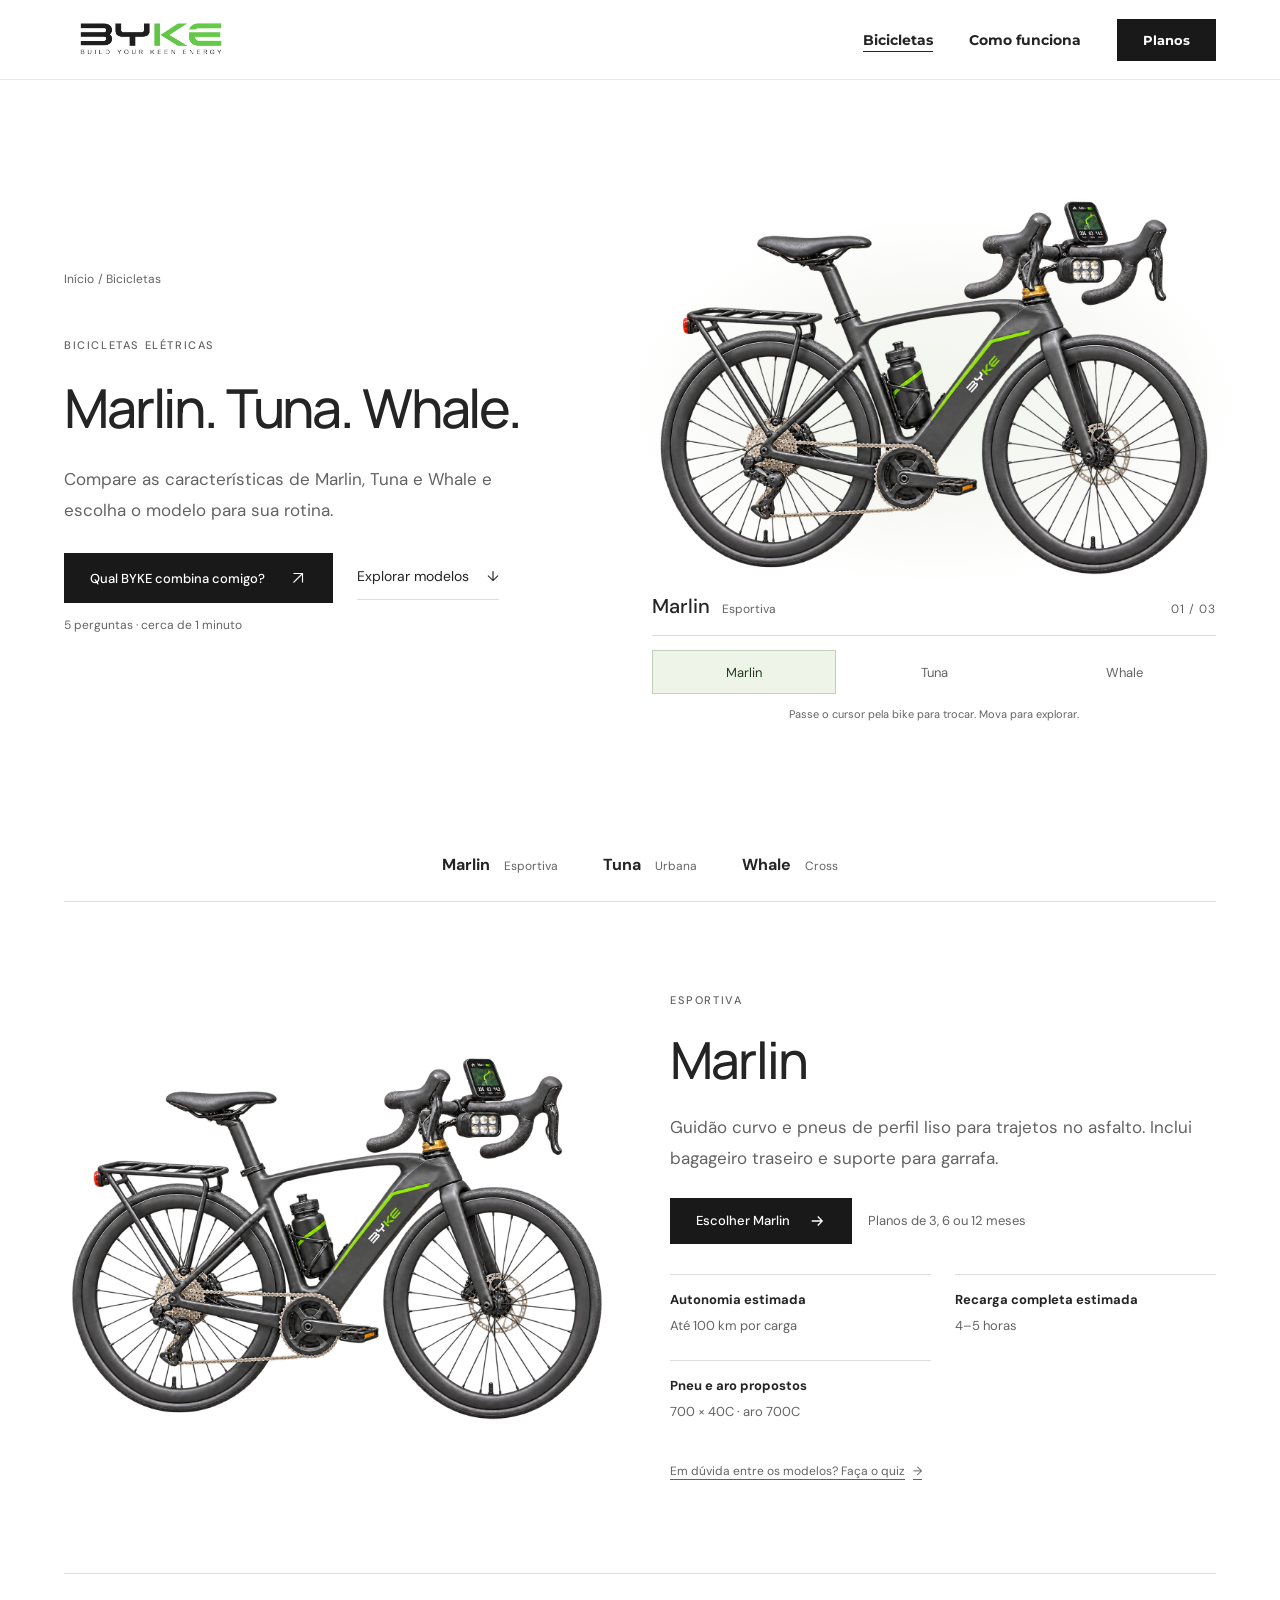
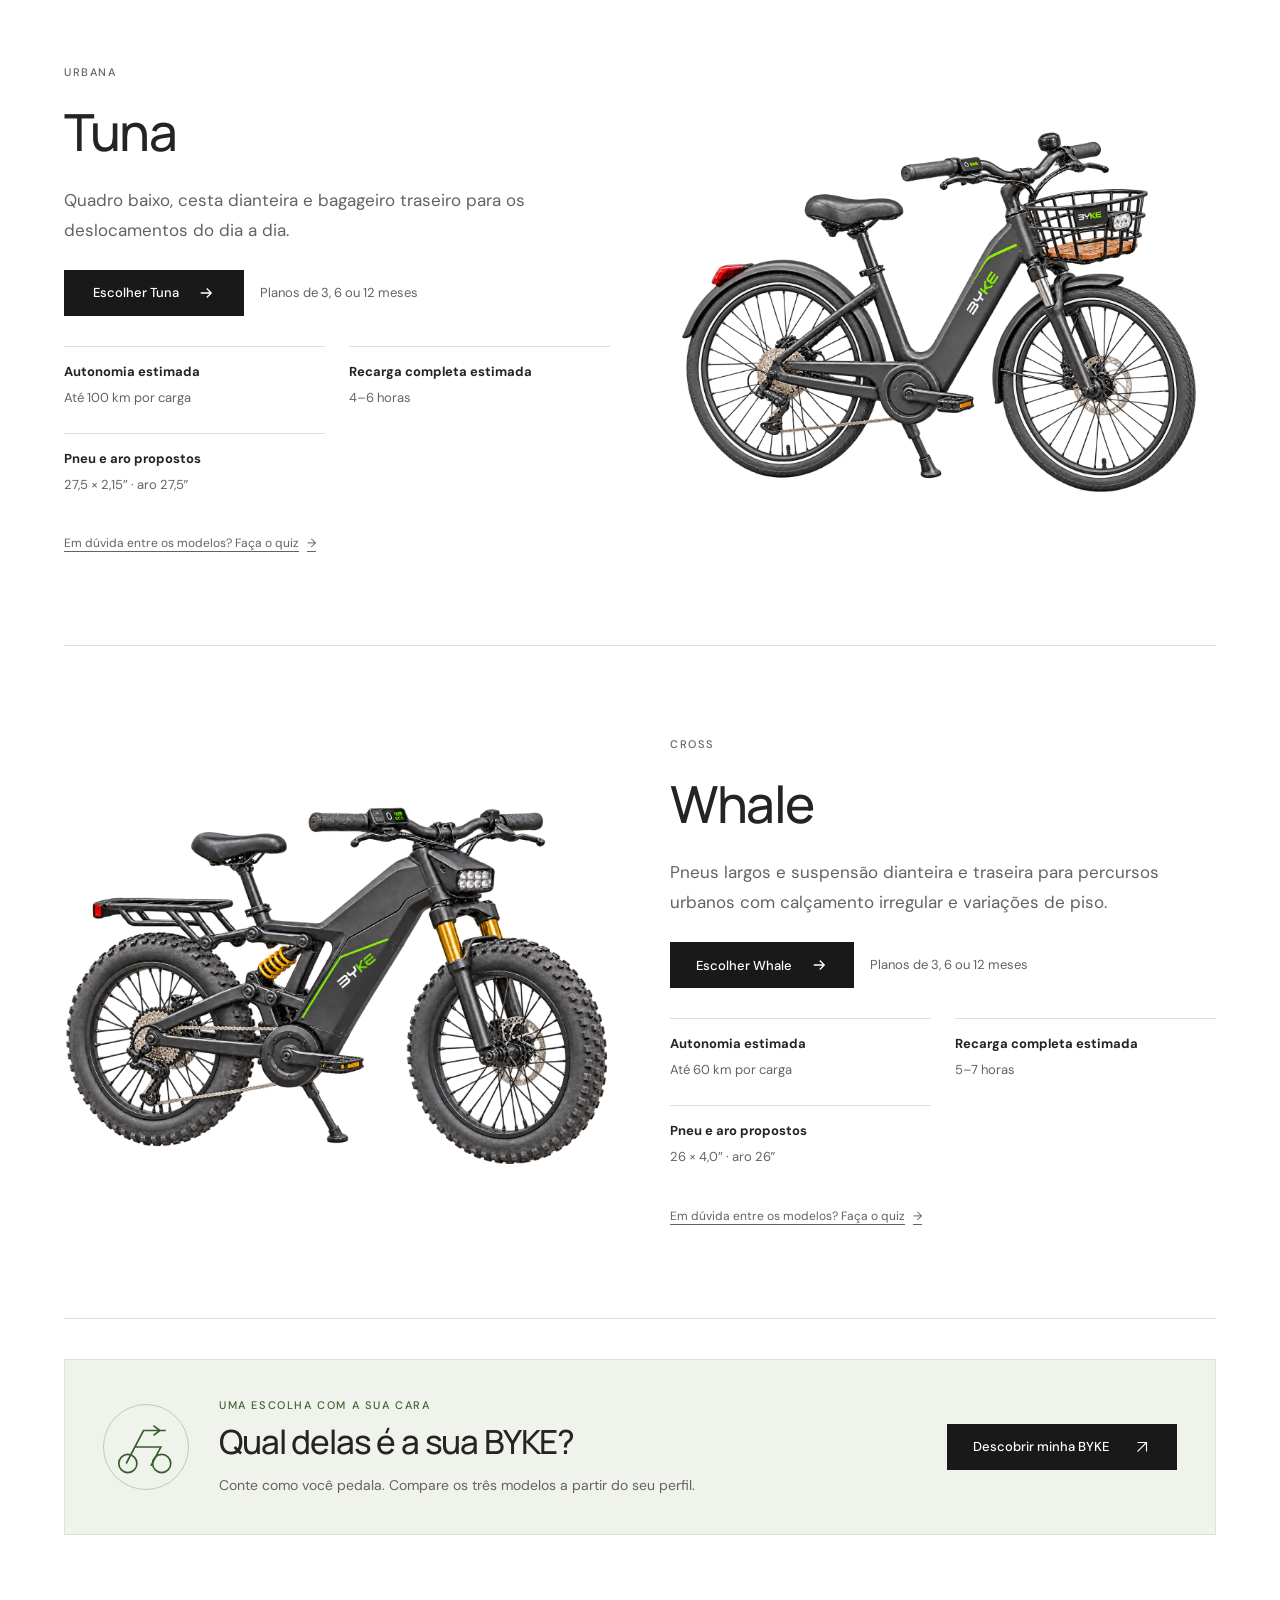
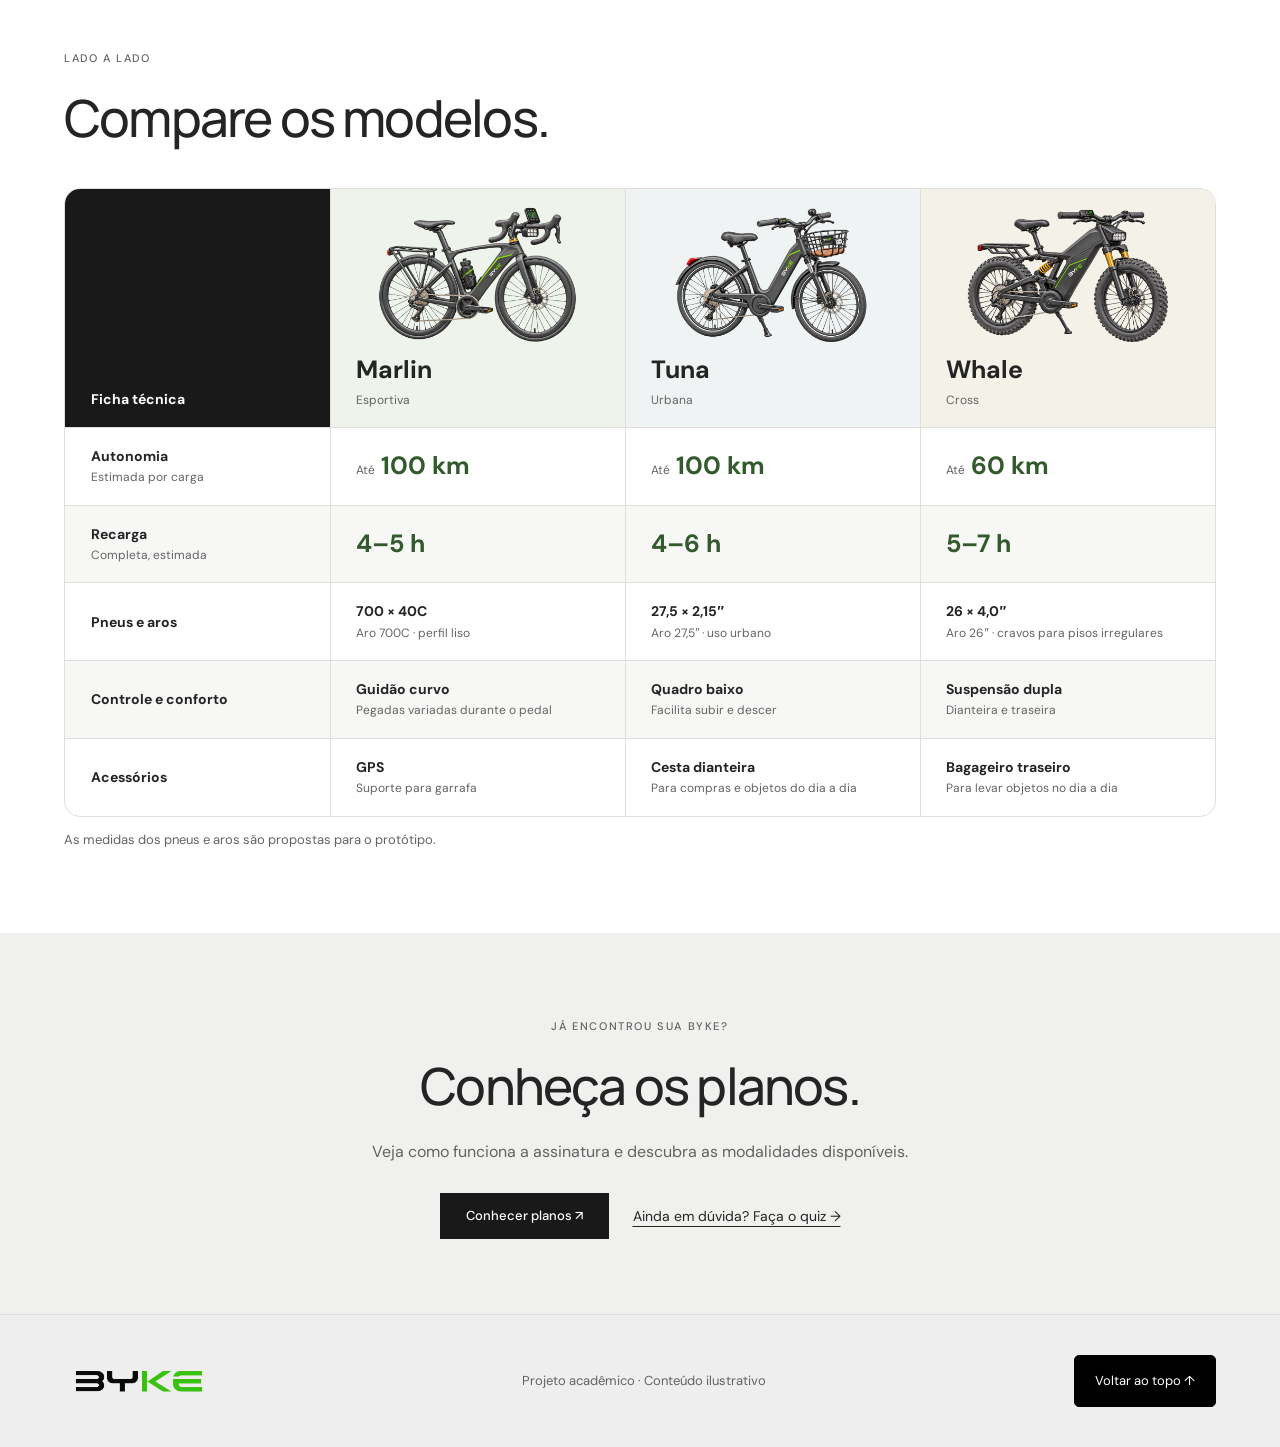
<file: bicicletas.html>
<!doctype html>
<html lang="pt-BR">
  <head>
    <meta charset="utf-8">
    <meta name="viewport" content="width=device-width, initial-scale=1">
    <meta name="theme-color" content="#121A16">
    <title>Bicicletas — BYKE</title>
    <link rel="icon" type="image/png" href="assets/BYKE-logo-sem-fundo.png">
    <link rel="stylesheet" href="style.css">
    <link rel="stylesheet" href="detalhes.css?v=comparacao-mobile-1">
    <link rel="stylesheet" href="bicicletas-motion.css?v=quiz-motion-1">
    <link rel="stylesheet" href="previa-inter-audiowide/assets/ar/quick-look.css">
  </head>
  <body class="detail-page">
    <a class="skip-link" href="#conteudo">Ir para o conteúdo</a>
    <header class="header">
      <a href="index.html" class="logo" aria-label="BYKE - início">
        <img src="assets/BYKE-logo.png" width="691" height="197"
          alt="BYKE — Build Your Keen Energy">
      </a>
      <button class="menu-toggle" aria-label="Abrir menu" aria-expanded="false" aria-controls="main-nav">☰</button>
      <nav id="main-nav" class="nav" aria-label="Navegação principal">
        <div class="nav-products">
          <a href="bicicletas.html" class="products-toggle" aria-current="page"
            aria-expanded="false" aria-controls="products-panel">
            Bicicletas
          </a>
        </div>
        <a href="index.html#como-funciona">Como funciona</a>
        <a class="btn btn-dark" href="planos.html">
          Planos
        </a>
      </nav>
    </header>
    <main id="conteudo">
      <section class="detail-hero detail-hero-bikes bikes-experience" aria-labelledby="bikes-title">
        <div class="detail-shell detail-hero-grid">
          <div>
            <a class="breadcrumb" href="index.html">Início</a>
            <span class="breadcrumb" aria-hidden="true"> / Bicicletas</span>
            <p class="eyebrow">BICICLETAS ELÉTRICAS</p>
            <h1 id="bikes-title">Marlin. Tuna. Whale.</h1>
            <p class="detail-lead">
              Compare as características de Marlin, Tuna e Whale
              e escolha o modelo para sua rotina.
            </p>
            <div class="bikes-hero-actions">
              <div class="bikes-quiz-cta"><a class="btn btn-dark quiz-trigger" href="#quiz-convite" data-open-quiz>Qual BYKE combina comigo? <svg viewBox="0 0 24 24" width="18" height="18" aria-hidden="true" focusable="false"><path d="M6 18 18 6M6 6h12v12" fill="none" stroke="currentColor" stroke-width="1.5"/></svg></a><p class="bikes-quiz-hint">5 perguntas · cerca de 1 minuto</p></div>
              <a class="bikes-explore-link" href="#modelos">Explorar modelos <span aria-hidden="true">↓</span></a>
            </div>
          </div>
          <div class="bike-carousel" role="group" aria-label="Fotos dos modelos BYKE">
            <div class="bike-carousel-images" id="bike-carousel-images">
              <img class="bike-carousel-active" src="assets/bicicletas/marlin-sem-fundo.png"
                width="1536" height="1024" alt="Bicicleta BYKE Marlin Speed com guidão curvo e GPS">
            </div>
            <div class="bike-carousel-controls" hidden>
              <button type="button" data-step="-1" aria-label="Bicicleta anterior" aria-controls="bike-carousel-images">
                <svg viewBox="0 0 24 24" width="20" height="20" aria-hidden="true">
                  <path d="m15 5-7 7 7 7" fill="none" stroke="currentColor" stroke-width="2" stroke-linecap="round" stroke-linejoin="round"/>
                </svg>
              </button>
              <button type="button" data-step="1" aria-label="Próxima bicicleta" aria-controls="bike-carousel-images">
                <svg viewBox="0 0 24 24" width="20" height="20" aria-hidden="true">
                  <path d="m9 5 7 7-7 7" fill="none" stroke="currentColor" stroke-width="2" stroke-linecap="round" stroke-linejoin="round"/>
                </svg>
              </button>
            </div>
            <div class="bike-preview-caption"><strong id="bike-preview-name">Marlin</strong><span id="bike-preview-type">Esportiva</span><span class="bike-preview-index" aria-hidden="true">01 / 03</span></div>
            <div class="bike-model-picker" role="group" aria-label="Escolha a bicicleta em destaque" hidden>
              <button type="button" data-bike="0" aria-pressed="true">Marlin</button>
              <button type="button" data-bike="1" aria-pressed="false">Tuna</button>
              <button type="button" data-bike="2" aria-pressed="false">Whale</button>
            </div>
            <p class="bike-pointer-hint" hidden>Passe o cursor pela bike para trocar. Mova para explorar.</p>
            <span class="bike-carousel-status" role="status" aria-live="polite"></span>
          </div>
        </div>
      </section>
      <nav class="model-jump-nav detail-shell" aria-label="Modelos de bicicletas">
        <a href="#modelo-01">Marlin <span>Esportiva</span></a>
        <a href="#modelo-02">Tuna <span>Urbana</span></a>
        <a href="#modelo-03">Whale <span>Cross</span></a>
      </nav>
      <div id="modelos">
        <section class="detail-model detail-shell" id="modelo-01" aria-labelledby="model-marlin-title">
          <div class="detail-model-image">
            <img src="assets/bicicletas/marlin-sem-fundo.png" width="1536" height="1024" loading="lazy"
              alt="Bicicleta BYKE Marlin Speed com guidão curvo e GPS">
          </div>
          <div class="detail-model-copy">
            <a class="bike-ar-camera" rel="ar" href="previa-inter-audiowide/assets/ar/marlin.usdz#allowsContentScaling=0" aria-label="Ver Marlin no meu espaço" hidden><img src="previa-inter-audiowide/assets/ar/quick-look.svg" width="20" height="20" alt=""></a>
            <p class="eyebrow">ESPORTIVA</p>
            <h2 id="model-marlin-title">Marlin</h2>
            <p class="detail-lead">
              Guidão curvo e pneus de perfil liso para trajetos no asfalto.
              Inclui bagageiro traseiro e suporte para garrafa.
            </p>
            <div class="detail-model-actions">
              <a class="btn btn-dark" href="planos.html?modelo=marlin#opcoes">
                Escolher Marlin
                <svg viewBox="0 0 24 24" width="18" height="18" aria-hidden="true" focusable="false"><path d="M5 12h14m-6-6 6 6-6 6" fill="none" stroke="currentColor" stroke-width="1.7"/></svg>
              </a>
              <span>Planos de 3, 6 ou 12 meses</span>
            </div>
            <dl class="detail-specs">
              <div><dt>Autonomia estimada</dt><dd>Até 100 km por carga</dd></div>
              <div><dt>Recarga completa estimada</dt><dd>4–5 horas</dd></div>
              <div><dt>Pneu e aro propostos</dt><dd>700 × 40C · aro 700C</dd></div>
            </dl>
            <a class="model-quiz-link" href="#quiz-convite" data-open-quiz>Em dúvida entre os modelos? Faça o quiz <span aria-hidden="true">→</span></a>
          </div>
        </section>
        <section class="detail-model detail-shell" id="modelo-02" aria-labelledby="model-tuna-title">
          <div class="detail-model-image">
            <img src="assets/bicicletas/tuna-sem-fundo.png" width="1536" height="1024" loading="lazy"
              alt="Bicicleta elétrica BYKE Tuna urbana com cesto dianteiro">
          </div>
          <div class="detail-model-copy">
            <a class="bike-ar-camera" rel="ar" href="previa-inter-audiowide/assets/ar/tuna.usdz#allowsContentScaling=0" aria-label="Ver Tuna no meu espaço" hidden><img src="previa-inter-audiowide/assets/ar/quick-look.svg" width="20" height="20" alt=""></a>
            <p class="eyebrow">URBANA</p>
            <h2 id="model-tuna-title">Tuna</h2>
            <p class="detail-lead">
              Quadro baixo, cesta dianteira e bagageiro traseiro
              para os deslocamentos do dia a dia.
            </p>
            <div class="detail-model-actions">
              <a class="btn btn-dark" href="planos.html?modelo=tuna#opcoes">
                Escolher Tuna
                <svg viewBox="0 0 24 24" width="18" height="18" aria-hidden="true" focusable="false"><path d="M5 12h14m-6-6 6 6-6 6" fill="none" stroke="currentColor" stroke-width="1.7"/></svg>
              </a>
              <span>Planos de 3, 6 ou 12 meses</span>
            </div>
            <dl class="detail-specs">
              <div><dt>Autonomia estimada</dt><dd>Até 100 km por carga</dd></div>
              <div><dt>Recarga completa estimada</dt><dd>4–6 horas</dd></div>
              <div><dt>Pneu e aro propostos</dt><dd>27,5 × 2,15″ · aro 27,5″</dd></div>
            </dl>
            <a class="model-quiz-link" href="#quiz-convite" data-open-quiz>Em dúvida entre os modelos? Faça o quiz <span aria-hidden="true">→</span></a>
          </div>
        </section>
        <section class="detail-model detail-shell" id="modelo-03" aria-labelledby="model-whale-title">
          <div class="detail-model-image">
            <img src="assets/bicicletas/whale-sem-fundo.png" width="1536" height="1024" loading="lazy"
              alt="Bicicleta elétrica BYKE Whale Cross com pneus largos e suspensão dupla">
          </div>
          <div class="detail-model-copy">
            <a class="bike-ar-camera" rel="ar" href="previa-inter-audiowide/assets/ar/whale.usdz#allowsContentScaling=0" aria-label="Ver Whale no meu espaço" hidden><img src="previa-inter-audiowide/assets/ar/quick-look.svg" width="20" height="20" alt=""></a>
            <p class="eyebrow">CROSS</p>
            <h2 id="model-whale-title">Whale</h2>
            <p class="detail-lead">
              Pneus largos e suspensão dianteira e traseira para percursos urbanos
              com calçamento irregular e variações de piso.
            </p>
            <div class="detail-model-actions">
              <a class="btn btn-dark" href="planos.html?modelo=whale#opcoes">
                Escolher Whale
                <svg viewBox="0 0 24 24" width="18" height="18" aria-hidden="true" focusable="false"><path d="M5 12h14m-6-6 6 6-6 6" fill="none" stroke="currentColor" stroke-width="1.7"/></svg>
              </a>
              <span>Planos de 3, 6 ou 12 meses</span>
            </div>
            <dl class="detail-specs">
              <div><dt>Autonomia estimada</dt><dd>Até 60 km por carga</dd></div>
              <div><dt>Recarga completa estimada</dt><dd>5–7 horas</dd></div>
              <div><dt>Pneu e aro propostos</dt><dd>26 × 4,0″ · aro 26″</dd></div>
            </dl>
            <a class="model-quiz-link" href="#quiz-convite" data-open-quiz>Em dúvida entre os modelos? Faça o quiz <span aria-hidden="true">→</span></a>
          </div>
        </section>
      </div>
      <section class="quiz-invite detail-shell" id="quiz-convite" aria-labelledby="quiz-invite-title">
        <div class="quiz-invite-symbol" aria-hidden="true"><svg viewBox="0 0 80 80" fill="none"><path d="M16 60 37 20h27M26 40h32L46 63M49 14l8 6-8 6" stroke="currentColor" stroke-width="2"/><circle cx="18" cy="60" r="11" stroke="currentColor" stroke-width="2"/><circle cx="59" cy="60" r="11" stroke="currentColor" stroke-width="2"/></svg></div>
        <div><p class="eyebrow">UMA ESCOLHA COM A SUA CARA</p><h2 id="quiz-invite-title">Qual delas é a sua BYKE?</h2><p>Conte como você pedala. Compare os três modelos a partir do seu perfil.</p></div>
        <a class="btn btn-dark" href="#bike-quiz" data-open-quiz>Descobrir minha BYKE <svg viewBox="0 0 24 24" width="18" height="18" aria-hidden="true" focusable="false"><path d="M6 18 18 6M6 6h12v12" fill="none" stroke="currentColor" stroke-width="1.5"/></svg></a>
      </section>
      <section class="detail-shell detail-section" id="comparar">
        <div class="detail-heading">
          <p class="eyebrow">LADO A LADO</p>
          <h2 id="comparison-title">Compare os modelos.</h2>
        </div>
        <table class="comparison-table" role="table" aria-labelledby="comparison-title"
          aria-describedby="comparison-note">
          <thead role="rowgroup"><tr role="row">
            <th scope="col" role="columnheader">Ficha técnica</th>
            <th scope="col" role="columnheader">
              <img src="assets/bicicletas/marlin-sem-fundo.png" width="1536" height="1024" alt="" loading="lazy">
              <strong>Marlin</strong><span>Esportiva</span>
            </th>
            <th scope="col" role="columnheader">
              <img src="assets/bicicletas/tuna-sem-fundo.png" width="1536" height="1024" alt="" loading="lazy">
              <strong>Tuna</strong><span>Urbana</span>
            </th>
            <th scope="col" role="columnheader">
              <img src="assets/bicicletas/whale-sem-fundo.png" width="1536" height="1024" alt="" loading="lazy">
              <strong>Whale</strong><span>Cross</span>
            </th>
          </tr></thead>
          <tbody role="rowgroup">
            <tr role="row">
              <th scope="row" role="rowheader">Autonomia <span>Estimada por carga</span></th>
              <td role="cell"><span class="comparison-model-label" aria-hidden="true">Marlin</span><strong class="comparison-value"><small>Até</small> 100&nbsp;km</strong></td>
              <td role="cell"><span class="comparison-model-label" aria-hidden="true">Tuna</span><strong class="comparison-value"><small>Até</small> 100&nbsp;km</strong></td>
              <td role="cell"><span class="comparison-model-label" aria-hidden="true">Whale</span><strong class="comparison-value"><small>Até</small> 60&nbsp;km</strong></td>
            </tr>
            <tr role="row">
              <th scope="row" role="rowheader">Recarga <span>Completa, estimada</span></th>
              <td role="cell"><span class="comparison-model-label" aria-hidden="true">Marlin</span><strong class="comparison-value">4–5&nbsp;h</strong></td>
              <td role="cell"><span class="comparison-model-label" aria-hidden="true">Tuna</span><strong class="comparison-value">4–6&nbsp;h</strong></td>
              <td role="cell"><span class="comparison-model-label" aria-hidden="true">Whale</span><strong class="comparison-value">5–7&nbsp;h</strong></td>
            </tr>
            <tr role="row">
              <th scope="row" role="rowheader">Pneus e aros</th>
              <td role="cell"><span class="comparison-model-label" aria-hidden="true">Marlin</span><strong>700 × 40C</strong><span>Aro 700C · perfil liso</span></td>
              <td role="cell"><span class="comparison-model-label" aria-hidden="true">Tuna</span><strong>27,5 × 2,15″</strong><span>Aro 27,5″ · uso urbano</span></td>
              <td role="cell"><span class="comparison-model-label" aria-hidden="true">Whale</span><strong>26 × 4,0″</strong><span>Aro 26″ · cravos para pisos irregulares</span></td>
            </tr>
            <tr role="row">
              <th scope="row" role="rowheader">Controle e conforto</th>
              <td role="cell"><span class="comparison-model-label" aria-hidden="true">Marlin</span><strong>Guidão curvo</strong><span>Pegadas variadas durante o pedal</span></td>
              <td role="cell"><span class="comparison-model-label" aria-hidden="true">Tuna</span><strong>Quadro baixo</strong><span>Facilita subir e descer</span></td>
              <td role="cell"><span class="comparison-model-label" aria-hidden="true">Whale</span><strong>Suspensão dupla</strong><span>Dianteira e traseira</span></td>
            </tr>
            <tr role="row">
              <th scope="row" role="rowheader">Acessórios</th>
              <td role="cell"><span class="comparison-model-label" aria-hidden="true">Marlin</span><strong>GPS</strong><span>Suporte para garrafa</span></td>
              <td role="cell"><span class="comparison-model-label" aria-hidden="true">Tuna</span><strong>Cesta dianteira</strong><span>Para compras e objetos do dia a dia</span></td>
              <td role="cell"><span class="comparison-model-label" aria-hidden="true">Whale</span><strong>Bagageiro traseiro</strong><span>Para levar objetos no dia a dia</span></td>
            </tr>
          </tbody>
        </table>
        <p class="comparison-note" id="comparison-note">As medidas dos pneus e aros são propostas para o protótipo.</p>
      </section>
      <section class="detail-bottom-cta">
        <p class="eyebrow">JÁ ENCONTROU SUA BYKE?</p>
        <h2>Conheça os <em>planos.</em></h2>
        <p>Veja como funciona a assinatura e descubra as modalidades disponíveis.</p>
        <div class="bikes-bottom-actions"><a class="btn btn-green" href="planos.html">Conhecer planos ↗</a><a href="#quiz-convite" data-open-quiz>Ainda em dúvida? Faça o quiz →</a></div>
      </section>
    </main>
    <footer>
      <a href="index.html" class="footer-logo" aria-label="BYKE - início">
        <img src="assets/BYKE-logo-sem-fundo.png" width="2172" height="724"
          alt="BYKE — Build Your Keen Energy">
      </a>
      <span>Projeto acadêmico · Conteúdo ilustrativo</span>
      <a class="back-top" href="#conteudo">Voltar ao topo ↑</a>
    </footer>
    <dialog class="bike-quiz" id="bike-quiz" aria-labelledby="quiz-title">
      <button class="quiz-close" type="button" aria-label="Fechar quiz"><svg viewBox="0 0 24 24" width="22" height="22" aria-hidden="true"><path d="m6 6 12 12M6 18 18 6" stroke="currentColor" stroke-width="1.6"/></svg></button>
      <div id="quiz-content"></div>
    </dialog>
    <script src="navegacao.js"></script>
    <script src="catalogo.js?v=escolher-modelo-1"></script>
    <script src="menu-bicicletas.js"></script>
    <script src="bicicletas.js?v=quiz-motion-1"></script>
    <script src="quiz.js?v=quiz-motion-1"></script>
      <script>
      if (/\biPhone\b/i.test(navigator.userAgent)) {
        document.querySelectorAll('.bike-ar-camera').forEach(link => { link.hidden = false; });
      }
    </script>
  </body>
</html>
</file>
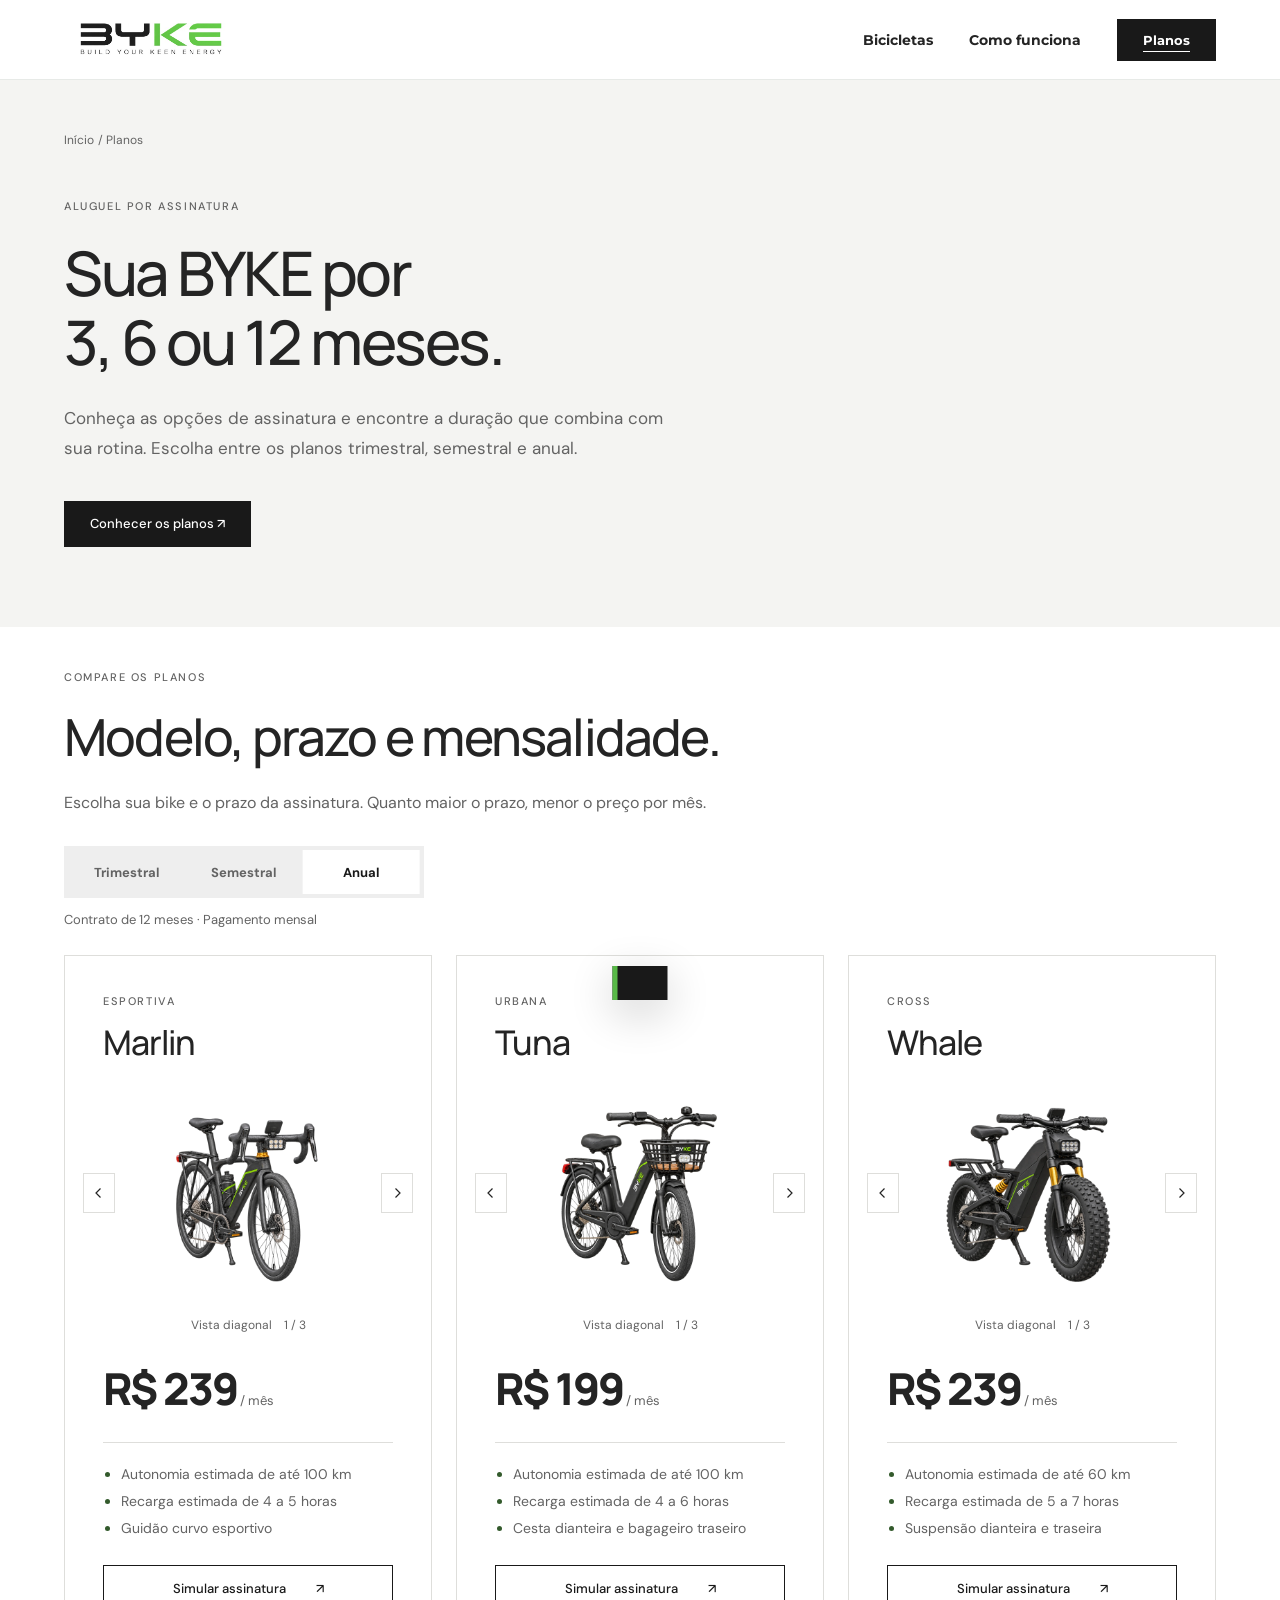
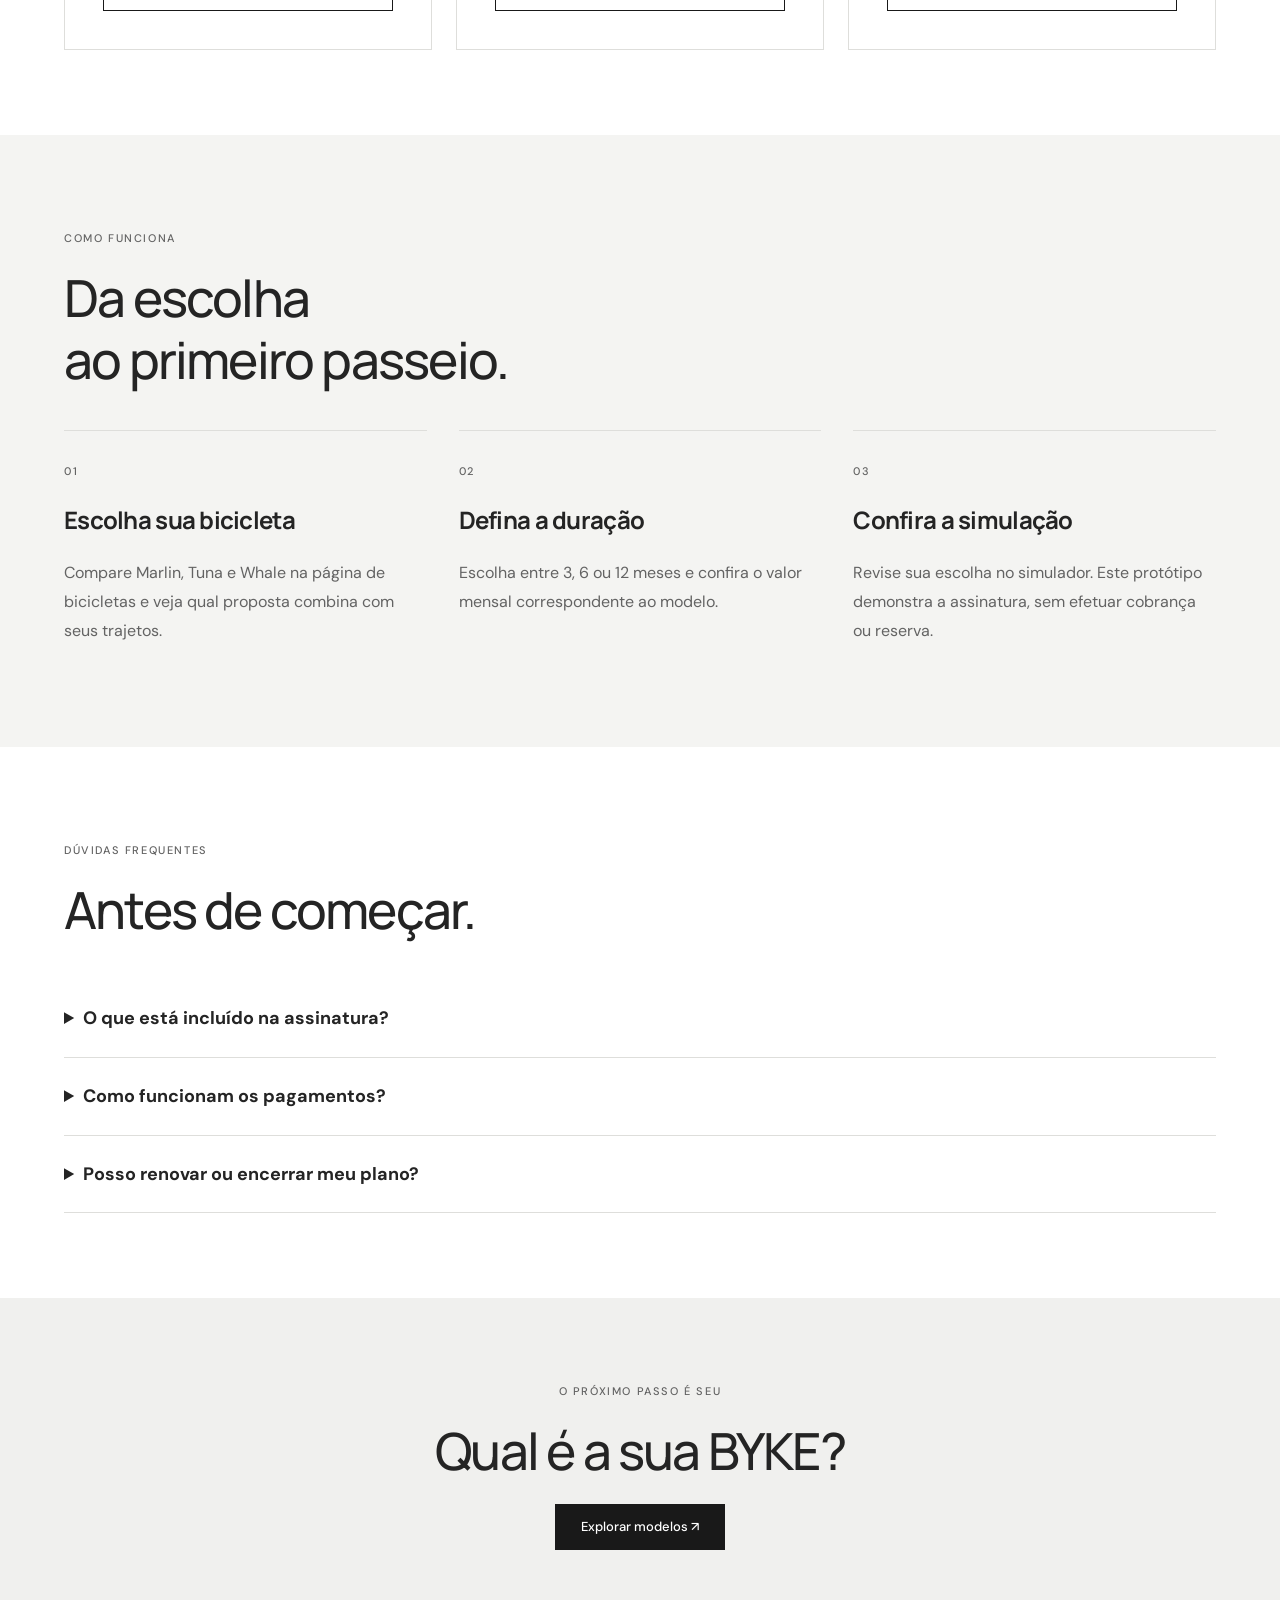
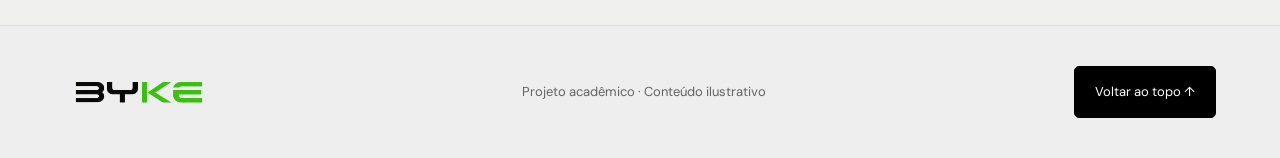
<file: planos.html>
<!doctype html>
<html lang="pt-BR">
  <head>
    <meta charset="utf-8">
    <meta name="viewport" content="width=device-width, initial-scale=1">
    <meta name="theme-color" content="#121A16">
    <title>Planos — BYKE</title>
    <link rel="icon" type="image/png" href="assets/BYKE-logo-sem-fundo.png">
    <link rel="stylesheet" href="style.css">
    <link rel="stylesheet" href="detalhes.css?v=escolher-modelo-1">
  </head>
  <body class="detail-page">
    <a class="skip-link" href="#conteudo">Ir para o conteúdo</a>
    <header class="header">
      <a href="index.html" class="logo" aria-label="BYKE - início">
        <img src="assets/BYKE-logo.png" width="691" height="197"
          alt="BYKE — Build Your Keen Energy">
      </a>
      <button class="menu-toggle" aria-label="Abrir menu" aria-expanded="false" aria-controls="main-nav">☰</button>
      <nav id="main-nav" class="nav" aria-label="Navegação principal">
        <div class="nav-products">
          <a href="bicicletas.html" class="products-toggle"
            aria-expanded="false" aria-controls="products-panel">
            Bicicletas
          </a>
        </div>
        <a href="index.html#como-funciona">Como funciona</a>
        <a class="btn btn-dark" href="planos.html" aria-current="page">
          Planos
        </a>
      </nav>
    </header>
    <main id="conteudo">
      <section class="detail-hero">
        <div class="detail-shell">
          <a class="breadcrumb" href="index.html">Início</a>
          <span class="breadcrumb" aria-hidden="true"> / Planos</span>
          <p class="eyebrow">ALUGUEL POR ASSINATURA</p>
          <h1>Sua BYKE por<br><em>3, 6 ou 12 meses.</em></h1>
          <p class="detail-lead">
            Conheça as opções de assinatura e encontre a duração que combina
            com sua rotina. Escolha entre os planos trimestral, semestral e anual.
          </p>
          <a class="btn btn-green" href="#opcoes">Conhecer os planos ↗</a>
        </div>
      </section>
      <section class="detail-shell detail-section" id="opcoes">
        <div class="detail-heading">
          <p class="eyebrow">COMPARE OS PLANOS</p>
          <h2>Modelo, prazo e mensalidade.</h2>
          <p>Escolha sua bike e o prazo da assinatura. Quanto maior o prazo, menor o preço por mês.</p>
        </div>
        <div class="detail-plan-controls">
          <div class="detail-term-picker" role="radiogroup" aria-label="Duração da assinatura">
            <input type="radio" name="plano" id="plano-trimestral" value="quarterly">
            <label for="plano-trimestral">Trimestral</label>
            <input type="radio" name="plano" id="plano-semestral" value="semiannual">
            <label for="plano-semestral">Semestral</label>
            <input type="radio" name="plano" id="plano-anual" value="annual" checked>
            <label for="plano-anual">Anual</label>
          </div>
          <p class="detail-term-note" role="status"></p>
        </div>
        <div class="detail-plan-grid"></div>
        <noscript><p>Ative o JavaScript para comparar os preços e simular a assinatura.</p></noscript>
      </section>
      <section class="detail-band">
        <div class="detail-shell detail-section">
          <div class="detail-heading">
            <p class="eyebrow">COMO FUNCIONA</p>
            <h2>Da escolha<br><em>ao primeiro passeio.</em></h2>
          </div>
          <div class="detail-steps">
            <article>
              <span class="eyebrow">01</span><h3>Escolha sua bicicleta</h3>
              <p>Compare Marlin, Tuna e Whale na página de bicicletas e veja qual proposta combina com seus trajetos.</p>
            </article>
            <article>
              <span class="eyebrow">02</span><h3>Defina a duração</h3>
              <p>Escolha entre 3, 6 ou 12 meses e confira o valor mensal correspondente ao modelo.</p>
            </article>
            <article>
              <span class="eyebrow">03</span><h3>Confira a simulação</h3>
              <p>Revise sua escolha no simulador. Este protótipo demonstra a assinatura, sem efetuar cobrança ou reserva.</p>
            </article>
          </div>
        </div>
      </section>
      <section class="detail-shell detail-section">
        <div class="detail-heading">
          <p class="eyebrow">DÚVIDAS FREQUENTES</p>
          <h2>Antes de <em>começar.</em></h2>
        </div>
        <div class="detail-faq">
          <details><summary>O que está incluído na assinatura?</summary>
            <p>Bicicleta pessoal, carregador e equipe de suporte todos os dias do mês.</p>
          </details>
          <details><summary>Como funcionam os pagamentos?</summary>
            <p>Pix, cartão, boleto ou parcerias com empresas.</p>
          </details>
          <details><summary>Posso renovar ou encerrar meu plano?</summary>
            <p>Renovação e cancelamento sujeito a multa a qualquer momento.</p>
          </details>
        </div>
      </section>
      <section class="detail-bottom-cta">
        <p class="eyebrow">O PRÓXIMO PASSO É SEU</p>
        <h2>Qual é a sua <em>BYKE?</em></h2>
        <a class="btn btn-green" href="bicicletas.html">Explorar modelos ↗</a>
      </section>
    </main>
    <footer>
      <a href="index.html" class="footer-logo" aria-label="BYKE - início">
        <img src="assets/BYKE-logo-sem-fundo.png" width="2172" height="724"
          alt="BYKE — Build Your Keen Energy">
      </a>
      <span>Projeto acadêmico · Conteúdo ilustrativo</span>
      <a class="back-top" href="#conteudo">Voltar ao topo ↑</a>
    </footer>
    <div class="modal" id="modal" aria-hidden="true" inert>
      <div class="modal-overlay" data-close></div>
      <div
        class="modal-panel"
        role="dialog"
        aria-modal="true"
        aria-labelledby="modal-title"
      >
        <button class="close-modal" data-close aria-label="Fechar">×</button>
        <div class="eyebrow">
          SIMULADOR DE ASSINATURA
        </div>
        <h2 id="modal-title">Escolha seu plano</h2>
        <p class="modal-sub">
          Escolha a duração da assinatura e confira a mensalidade
          da bicicleta selecionada.
        </p>
        <label for="model-select">Bicicleta</label>
        <select id="model-select"></select>
        <label for="term-select" class="term-label">Duração do plano</label>
        <select id="term-select">
          <option value="quarterly">3 meses — Trimestral</option>
          <option value="semiannual">6 meses — Semestral</option>
          <option value="annual" selected>12 meses — Anual</option>
        </select>
        <div class="summary">
          <div>
            <span>Plano</span>
            <strong id="summary-plan">Assinatura anual</strong>
          </div>
          <div>
            <span>Mensalidade ilustrativa</span>
            <strong id="summary-price"></strong>
          </div>
          <div>
            <span>Prazo</span>
            <strong id="summary-term">12 meses</strong>
          </div>
        </div>
        <button class="btn btn-green full" id="confirm">Concluir simulação</button>
        <p class="modal-note">
          Demonstração acadêmica, sem cobrança ou reserva.
        </p>
      </div>
    </div>
    <div class="toast" id="toast" role="status"></div>
    <script src="navegacao.js"></script>
    <script src="catalogo.js?v=escolher-modelo-1"></script>
    <script src="menu-bicicletas.js"></script>
    <script src="planos.js?v=galeria-planos-2"></script>
  </body>
</html>
</file>
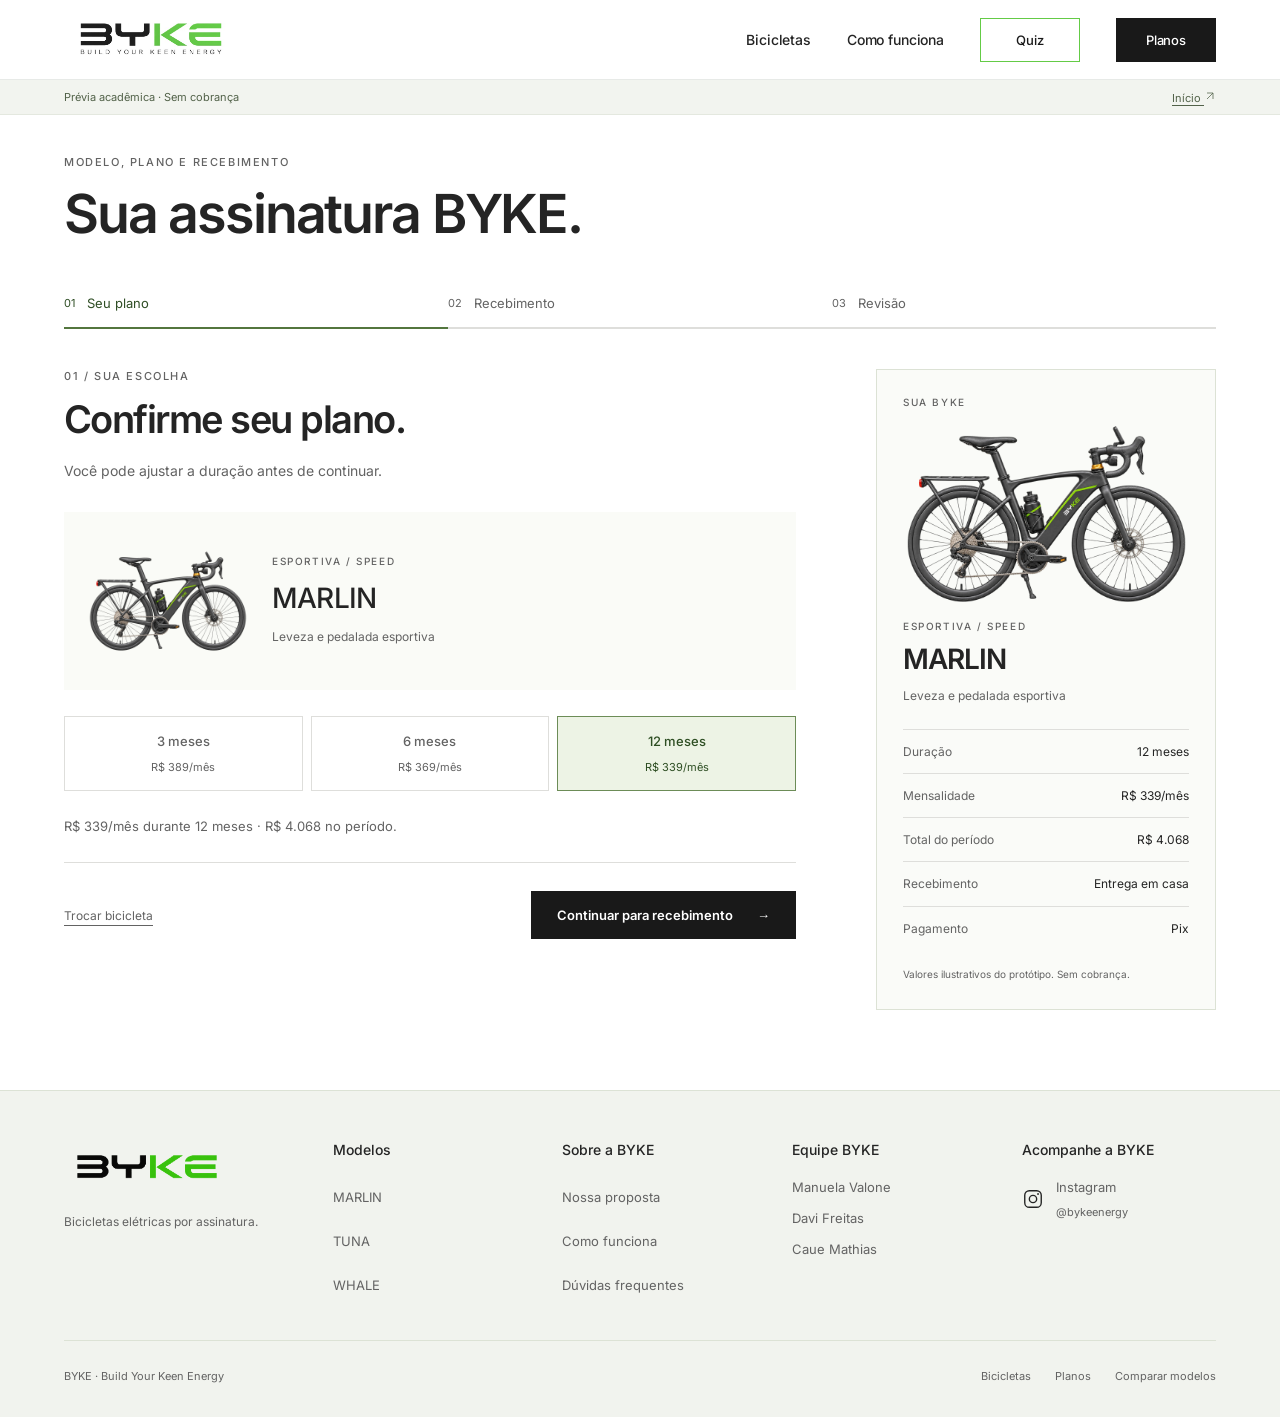
<file: previa-inter-audiowide/assinatura.html>
<!doctype html>
<html lang="pt-BR">
  <head>
    <meta charset="utf-8">
    <script src="variantes.js?v=checklist-final-1"></script>
    <meta name="viewport" content="width=device-width, initial-scale=1">
    <meta name="robots" content="noindex, nofollow">
    <title>Sua assinatura — BYKE</title>
    <link rel="icon" href="../assets/BYKE-logo-sem-fundo.png">
    <link rel="stylesheet" href="base.css?v=tipo-1">
    <link rel="stylesheet" href="loja.css?v=detalhes-3">
    <link rel="stylesheet" href="assinatura.css?v=sem-controle-audio-1">
    <link rel="stylesheet" href="quiz.css?v=relatorio-1">
    <link rel="stylesheet" href="rodape.css?v=rodape-2">
    <link rel="stylesheet" href="ajustes.css?v=quiz-som-1">
    <link rel="stylesheet" href="tipografia.css?v=titulo-2">
  </head>
  <body class="shop-page checkout-page">
    <a class="skip-link" href="#conteudo">Ir para o conteúdo</a>
    <header class="header"><a class="logo" href="index.html" aria-label="BYKE — início"><img src="../assets/BYKE-logo.png" width="691" height="197" alt="BYKE — Build Your Keen Energy"></a><button class="menu-toggle" aria-label="Abrir menu" aria-expanded="false" aria-controls="main-nav">☰</button><nav id="main-nav" class="nav" aria-label="Navegação principal"><a href="bicicletas.html" id="back-to-model">Bicicletas</a><a href="index.html#como-funciona">Como funciona</a><a class="nav-quiz btn" href="bicicletas.html?quiz=1" data-open-quiz>Quiz</a>
        <a class="btn btn-dark" id="catalog-plans-link" href="bicicletas.html#modelos">Planos</a></nav></header>
    <div class="preview-bar" role="region" aria-label="Informações da prévia"><div class="shop-shell"><span>Prévia acadêmica · Sem cobrança</span><a href="index.html">Início <svg viewBox="0 0 24 24" width="12" height="12" aria-hidden="true" focusable="false"><path d="M6 18 18 6M6 6h12v12" fill="none" stroke="currentColor" stroke-width="1.5"/></svg></a></div></div>
    <main class="shop-shell checkout-main" id="conteudo">
      <p class="eyebrow">MODELO, PLANO E RECEBIMENTO</p><h1>Sua assinatura BYKE.</h1>
      <ol class="checkout-stepper" aria-label="Etapas da assinatura"><li data-step="0" aria-current="step"><span aria-hidden="true">01</span>Seu plano</li><li data-step="1"><span aria-hidden="true">02</span>Recebimento</li><li data-step="2"><span aria-hidden="true">03</span>Revisão</li></ol>
      <div class="checkout-layout" id="checkout-layout">
        <div class="checkout-steps">
          <section id="checkout-plan" aria-labelledby="plan-heading"><p class="eyebrow">01 / SUA ESCOLHA</p><h2 id="plan-heading" tabindex="-1">Confirme seu plano.</h2><p class="checkout-intro">Você pode ajustar a duração antes de continuar.</p><div id="checkout-model-choice"></div><fieldset class="shop-terms" id="checkout-terms"><legend class="shop-sr-only">Duração da assinatura</legend></fieldset><div class="checkout-plan-total" aria-live="polite"></div><div class="checkout-actions"><a href="bicicletas.html#modelos" id="change-model">Trocar bicicleta</a><button type="button" class="btn btn-dark" id="to-delivery" disabled>Continuar para recebimento <span aria-hidden="true">→</span></button></div></section>
          <section id="checkout-delivery" aria-labelledby="delivery-heading" hidden><p class="eyebrow">02 / ONDE E QUANDO</p><h2 id="delivery-heading" tabindex="-1">Como sua BYKE chega até você?</h2><p class="checkout-intro">Use dados de exemplo ou deixe os campos em branco para testar até a confirmação. Os dados ficam apenas nesta página.</p>
            <form id="delivery-form" novalidate>
              <fieldset class="checkout-fieldset"><legend>Entrega ou retirada</legend><div class="checkout-choice-grid">
                <label class="checkout-choice"><input type="radio" name="fulfillment" value="delivery" checked><span><strong>Entrega em casa</strong><small>Receba no endereço informado.</small></span></label>
                <label class="checkout-choice"><input type="radio" name="fulfillment" value="pickup"><span><strong>Retirada</strong><small>Retire sua BYKE no ponto combinado.</small></span></label>
              </div></fieldset>
              <fieldset class="checkout-fieldset"><legend>Seus dados</legend><div class="checkout-fields"><label class="field-full">Nome completo<input name="fullName" id="full-name" autocomplete="name" placeholder="Seu nome e sobrenome"></label><label>E-mail<input name="email" type="text" autocomplete="email" placeholder="voce@exemplo.com"></label><label>Celular<input name="phone" type="text" autocomplete="tel" placeholder="(11) 99999-9999"></label></div></fieldset>
              <fieldset class="checkout-fieldset" id="delivery-address"><legend>Endereço de entrega</legend><div class="checkout-fields"><label>CEP<input name="postalCode" autocomplete="postal-code" placeholder="00000-000"></label><label>Bairro<input name="neighborhood" autocomplete="address-level3"></label><label class="field-full">Rua ou avenida<input name="street" autocomplete="address-line1"></label><label>Número<input name="number" autocomplete="off" placeholder="Número ou s/n"></label><label>Complemento <span>(opcional)</span><input name="complement" autocomplete="address-line2" placeholder="Apartamento, bloco…"></label><label>Cidade<input name="city" autocomplete="address-level2"></label><label>Estado<input name="state" type="text" autocomplete="address-level1" placeholder="Ex.: SP"></label></div></fieldset>
              <fieldset class="checkout-fieldset" id="pickup-details" hidden disabled><legend>Retirada em ponto BYKE</legend><p class="checkout-field-note">O local e o horário da retirada serão combinados com você.</p></fieldset>
              <fieldset class="checkout-fieldset"><legend>Quando você quer começar?</legend><label class="checkout-date-label"><span id="fulfillment-date-label">Data desejada para entrega</span><input name="deliveryDate" type="text" placeholder="Ex.: 20/11/2026 ou a combinar"></label><p class="checkout-field-note">Você pode escrever uma data, digitar “a combinar” ou deixar em branco.</p></fieldset>
              <fieldset class="checkout-fieldset"><legend>Forma de pagamento</legend><div class="checkout-choice-grid checkout-payment-options">
                <label class="checkout-choice"><input type="radio" name="paymentMethod" value="pix" checked><span><strong>Pix</strong><small>Pagamento mensal.</small></span></label>
                <label class="checkout-choice"><input type="radio" name="paymentMethod" value="credit"><span><strong>Cartão de crédito</strong><small>Mensalidade no cartão.</small></span></label>
                <label class="checkout-choice"><input type="radio" name="paymentMethod" value="boleto"><span><strong>Boleto</strong><small>Pagamento mensal.</small></span></label>
              </div><p class="checkout-field-note">Escolha como prefere pagar. Esta prévia não realiza cobranças nem solicita dados de cartão.</p></fieldset>
              <div class="checkout-actions"><button class="checkout-back" type="button" data-back="0">← Voltar</button><button class="btn btn-dark" type="submit">Revisar assinatura <span aria-hidden="true">→</span></button></div>
            </form>
          </section>
          <section id="checkout-review" aria-labelledby="review-heading" hidden><p class="eyebrow">03 / ÚLTIMA CONFERÊNCIA</p><h2 id="review-heading" tabindex="-1">Tudo certo para continuar?</h2><p class="checkout-intro">Confira o plano, a entrega ou retirada, a data e a forma de pagamento antes de concluir.</p><div class="checkout-review-data" id="review-data"></div><p class="checkout-academic-note">Projeto acadêmico: concluir gera um comprovante demonstrativo nesta página. Não há cobrança, contratação ou agendamento real.</p><div class="checkout-actions"><button class="checkout-back" type="button" data-back="1">← Voltar aos dados</button><button class="btn btn-dark" type="button" id="finish-order">Concluir assinatura <span aria-hidden="true">→</span></button></div></section>
        </div>
        <aside class="checkout-summary" aria-labelledby="summary-title"><p class="eyebrow" id="summary-title">SUA BYKE</p><div id="order-summary"></div></aside>
      </div>
      <section class="checkout-success" id="checkout-success" aria-labelledby="success-title" hidden><div class="checkout-success-icon" aria-hidden="true">✓</div><p class="eyebrow">ESCOLHA CONCLUÍDA</p><h2 id="success-title" tabindex="-1">Sua BYKE está escolhida.</h2><p class="checkout-intro">Veja o comprovante demonstrativo da sua assinatura.</p><div id="success-summary"></div><p class="checkout-academic-note">Este comprovante faz parte do projeto acadêmico. Nenhuma cobrança, contratação ou entrega foi realizada. Os dados não foram enviados nem salvos.</p><div class="checkout-success-actions"><button type="button" class="btn btn-dark" id="print-order">Salvar ou imprimir comprovante</button><a class="btn btn-outline" href="bicicletas.html#modelos" id="back-to-shop">Voltar às bicicletas</a></div></section>
      <audio id="completion-sound" preload="auto" src="assets/audio/conclusao.wav" hidden></audio>
      <div class="checkout-notification" id="checkout-notification" role="status" aria-live="polite" aria-atomic="true" hidden><div><strong>Escolha concluída!</strong><p id="checkout-notification-message"></p></div><button type="button" id="dismiss-notification" aria-label="Fechar notificação">×</button></div>
      <noscript><p>Ative o JavaScript para escolher o plano e informar entrega ou retirada. <a href="bicicletas.html#modelos">Voltar às bicicletas.</a></p></noscript>
    </main>
    <footer class="byke-footer" id="rodape">
      <div class="shop-shell byke-footer-grid">
        <div class="byke-footer-brand"><a class="footer-logo" href="index.html" aria-label="BYKE — início"><img src="../assets/BYKE-logo-sem-fundo.png" width="2172" height="724" alt="BYKE — Build Your Keen Energy"></a><p>Bicicletas elétricas por assinatura.</p></div>
        <nav class="byke-footer-links" aria-label="Modelos no rodapé"><h2>Modelos</h2><ul><li><a href="loja.html?modelo=marlin#produto" data-model="marlin">MARLIN</a></li><li><a href="loja.html?modelo=tuna#produto" data-model="tuna">TUNA</a></li><li><a href="loja.html?modelo=whale#produto" data-model="whale">WHALE</a></li></ul></nav>
        <nav class="byke-footer-links" aria-label="Sobre a BYKE no rodapé"><h2>Sobre a BYKE</h2><ul><li><a href="index.html#por-que-byke">Nossa proposta</a></li><li><a href="index.html#como-funciona">Como funciona</a></li><li><a href="index.html#duvidas">Dúvidas frequentes</a></li></ul></nav>
        <div class="byke-footer-team"><h2>Equipe BYKE</h2><ul><li>Manuela Valone</li><li>Davi Freitas</li><li>Caue Mathias</li></ul></div>
        <div class="byke-footer-social"><h2>Acompanhe a BYKE</h2><div class="byke-instagram-slot"><a href="https://www.instagram.com/bykeenergy/" target="_blank" rel="noopener noreferrer" aria-label="Instagram da BYKE: @bykeenergy"><svg viewBox="0 0 24 24" width="22" height="22" fill="none" aria-hidden="true"><rect x="3" y="3" width="18" height="18" rx="5" stroke="currentColor" stroke-width="1.5"/><circle cx="12" cy="12" r="4" stroke="currentColor" stroke-width="1.5"/><circle cx="17.5" cy="6.5" r="1" fill="currentColor"/></svg><span>Instagram<small>@bykeenergy</small></span></a></div></div>
      </div>
      <div class="shop-shell byke-footer-bottom"><span>BYKE · Build Your Keen Energy</span><nav aria-label="Links do rodapé"><a href="bicicletas.html">Bicicletas</a><a href="bicicletas.html#modelos">Planos</a><a href="bicicletas.html#comparar">Comparar modelos</a></nav></div>
    </footer>
    <dialog class="bike-quiz" id="bike-quiz" aria-labelledby="quiz-title"><button class="quiz-close" type="button" aria-label="Fechar quiz"><svg viewBox="0 0 24 24" width="22" height="22" aria-hidden="true"><path d="m6 6 12 12M6 18 18 6" stroke="currentColor" stroke-width="1.6"/></svg></button><div id="quiz-content"></div></dialog>
    <script src="../navegacao.js"></script><script src="catalogo.js?v=quiz-som-1"></script><script src="dados.js?v=checklist-final-1"></script><script src="assinatura.js?v=checklist-final-1"></script>
    <script src="quiz-perfil.js?v=som-arquivo-2"></script>
    <script src="quiz.js?v=relatorio-1"></script>
    <script src="quiz-acesso.js?v=relatorio-1"></script>
  </body>
</html>
</file>
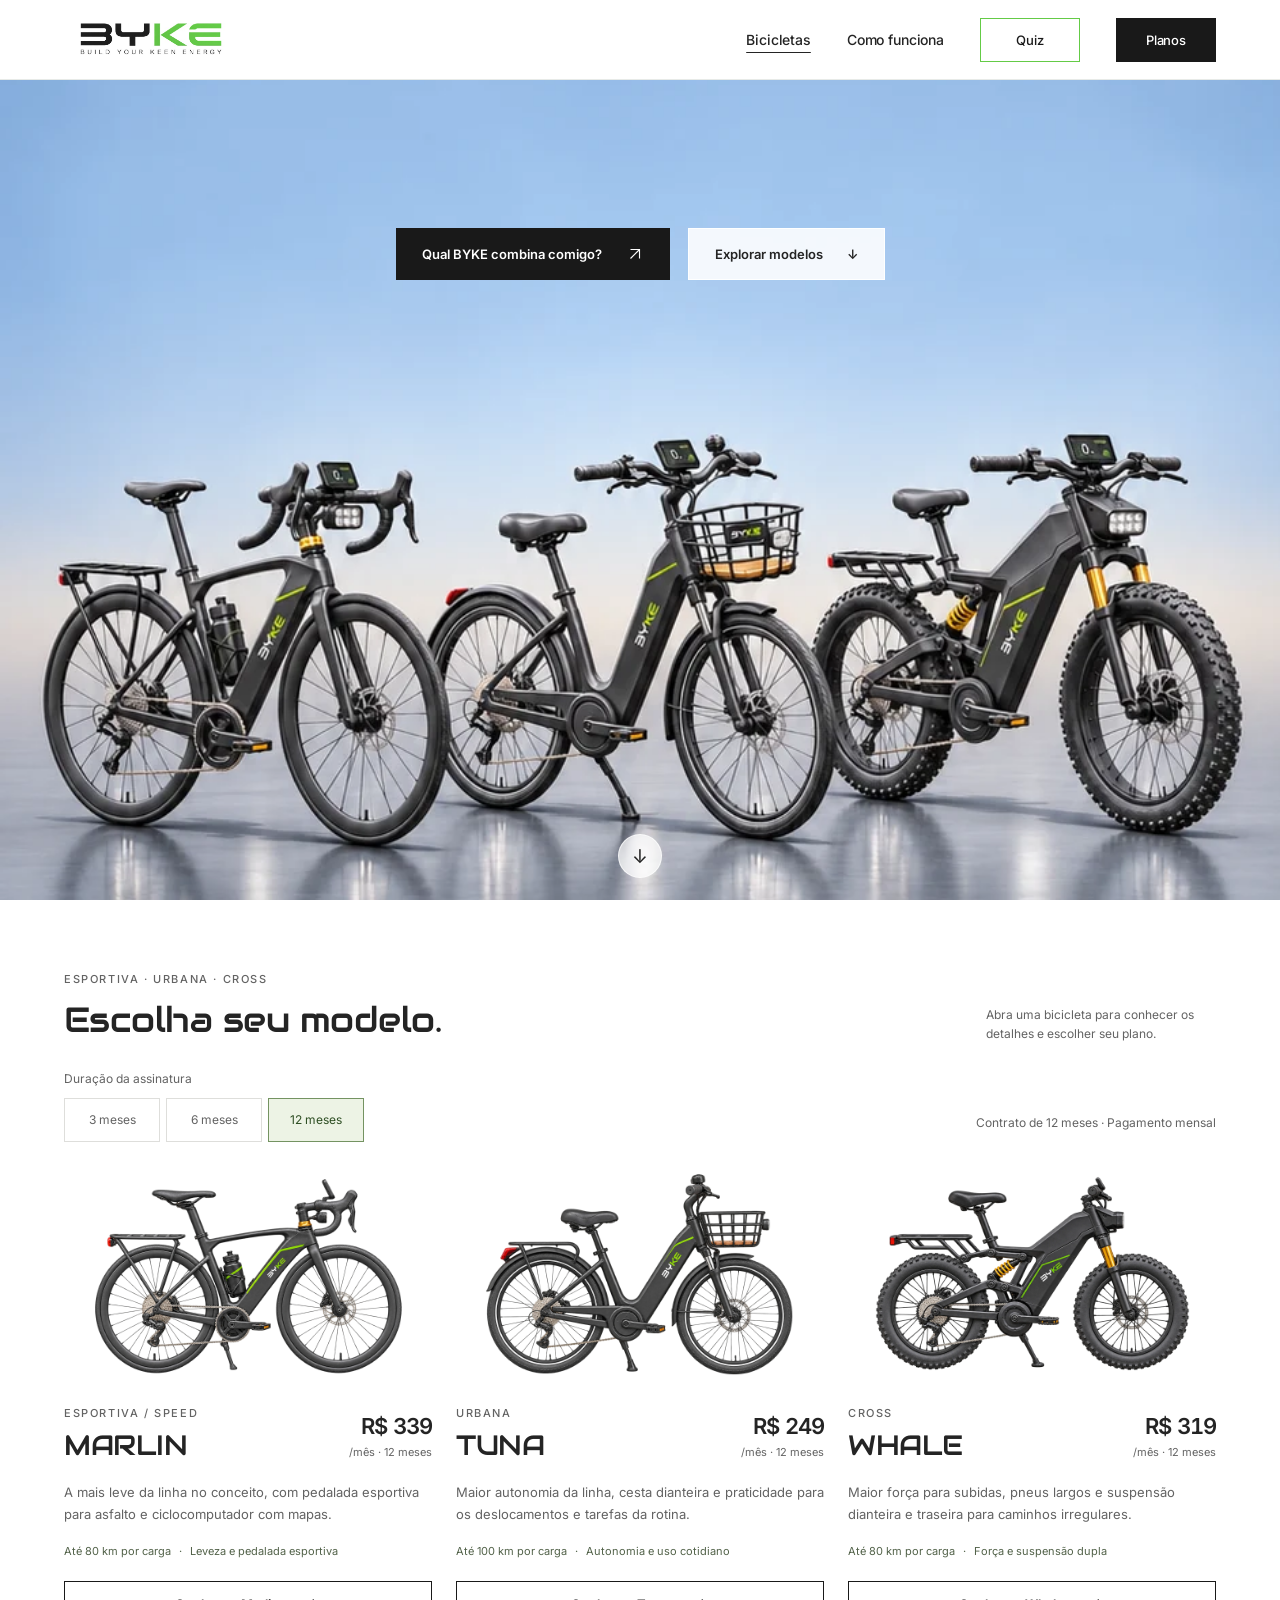
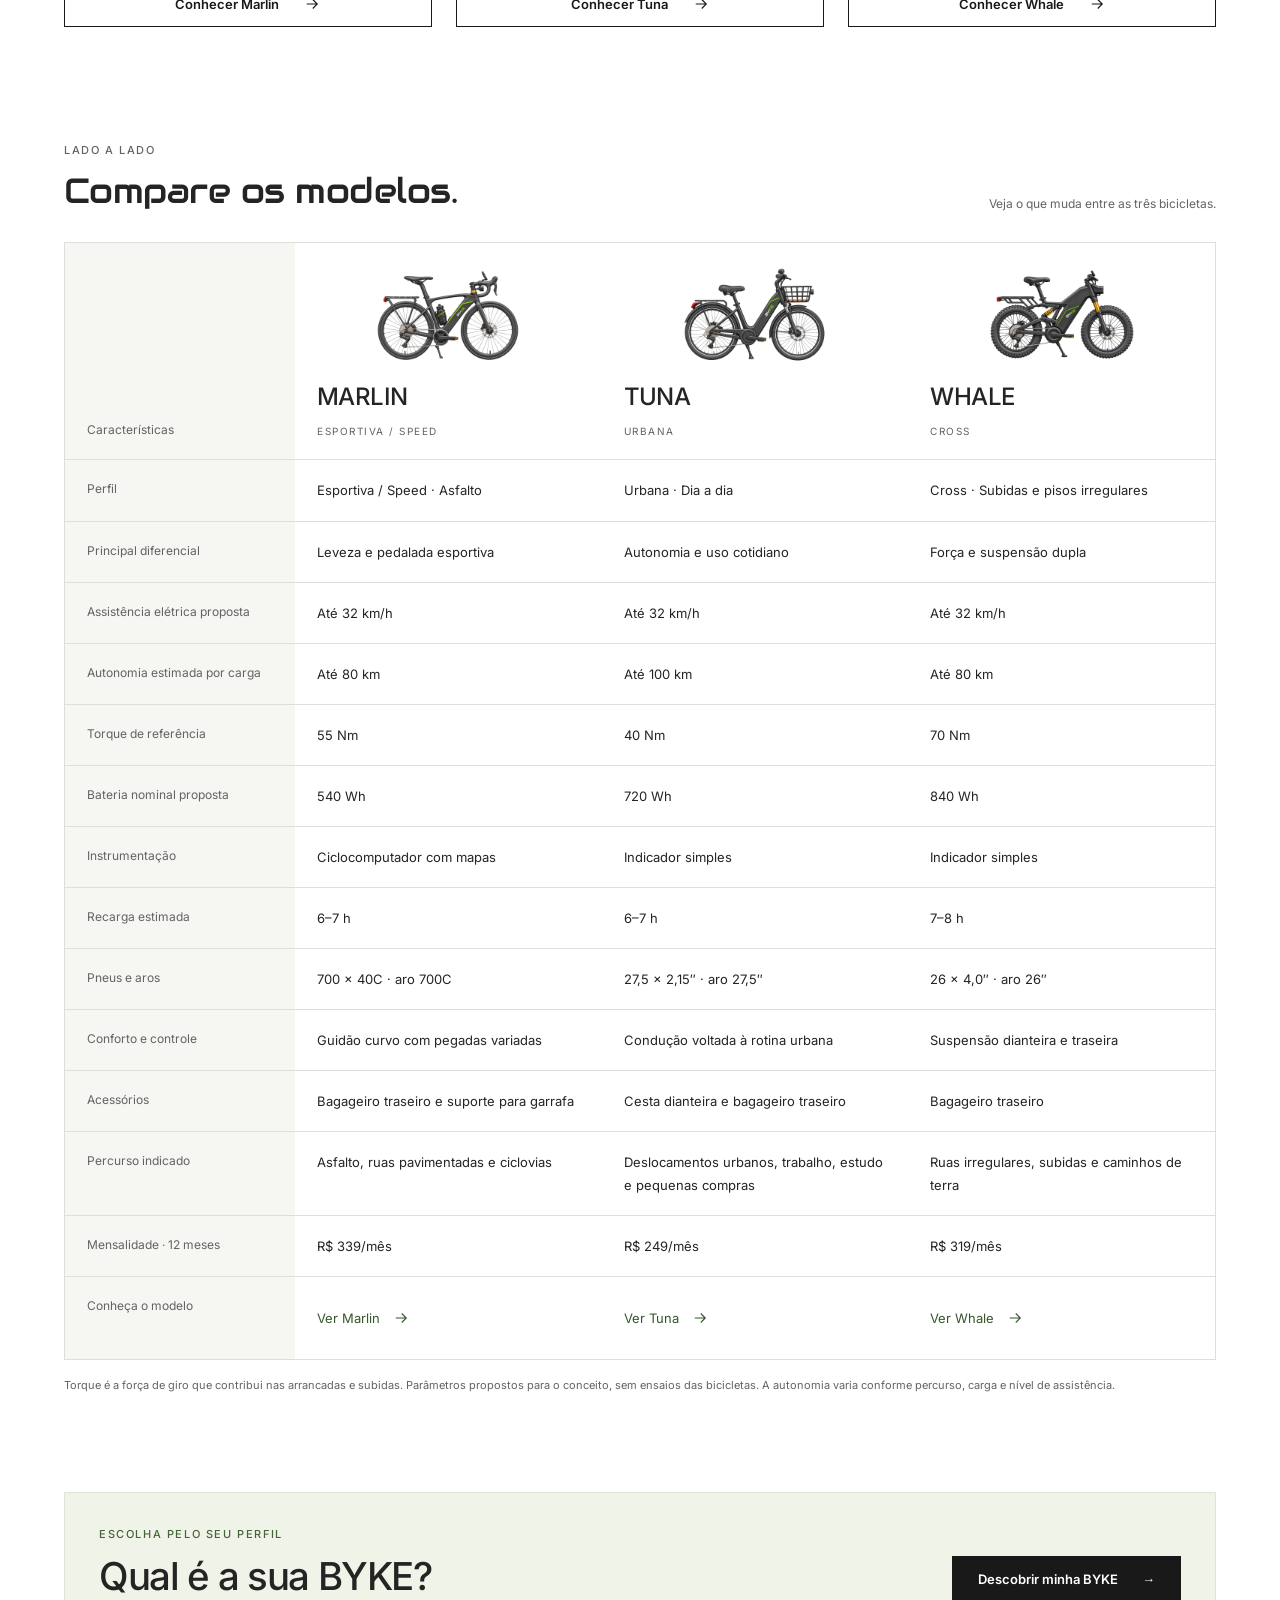
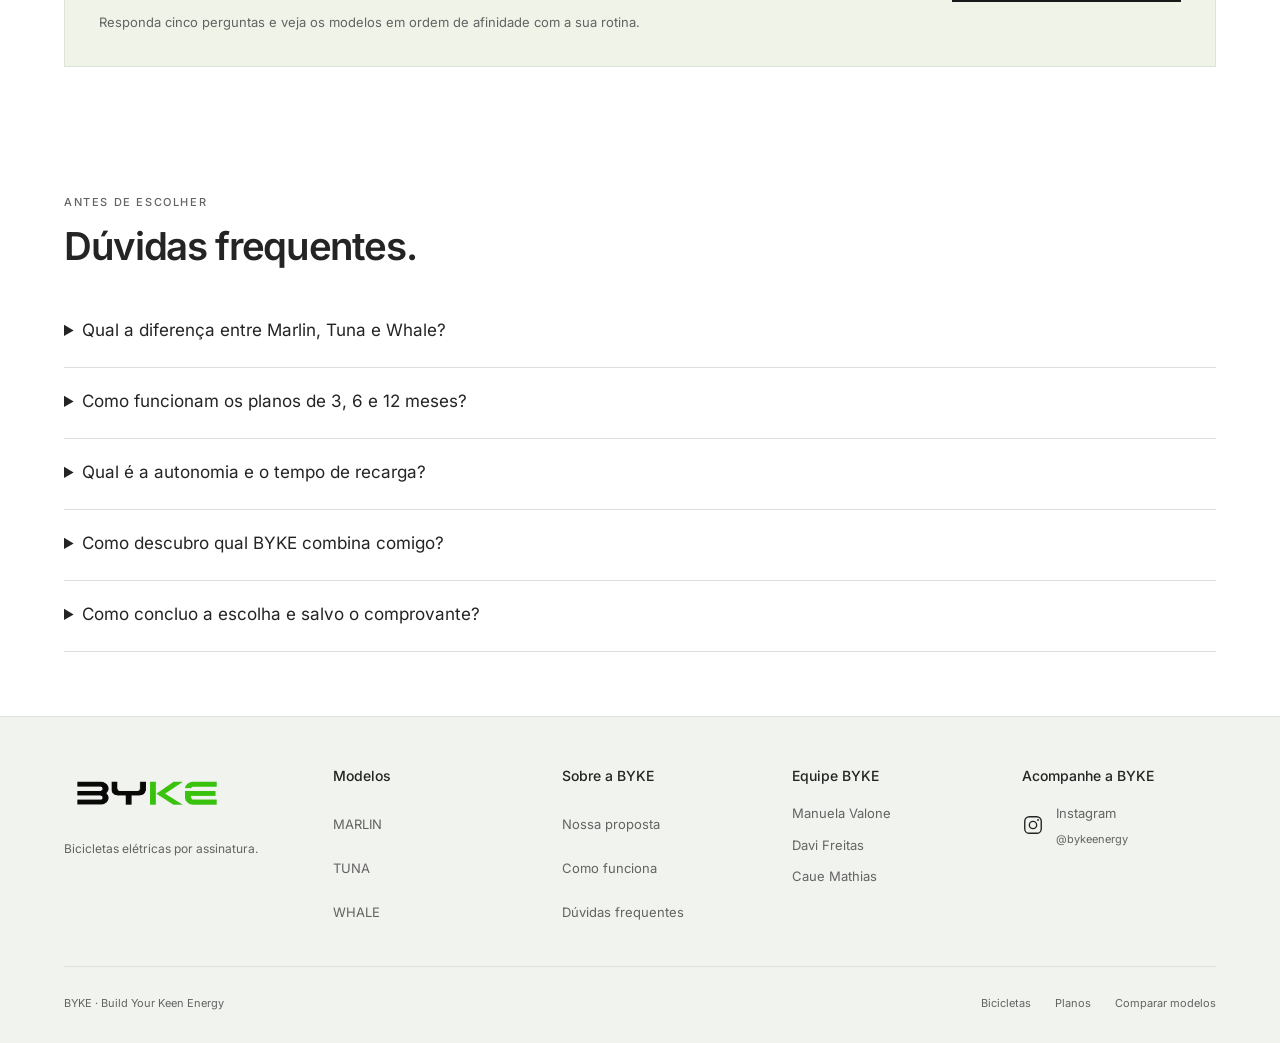
<file: previa-inter-audiowide/bicicletas.html>
<!doctype html>
<html lang="pt-BR">
  <head>
    <meta charset="utf-8">
    <script src="variantes.js?v=checklist-final-1"></script>
    <meta name="viewport" content="width=device-width, initial-scale=1">
    <meta name="robots" content="noindex, nofollow">
    <meta name="description" content="Conheça os três modelos BYKE, descubra seu perfil no quiz e compare planos de 3, 6 ou 12 meses.">
    <title>Bicicletas — BYKE</title>
    <link rel="icon" href="../assets/BYKE-logo-sem-fundo.png">
    <link rel="stylesheet" href="base.css?v=tipo-1">
    <link rel="stylesheet" href="quiz.css?v=relatorio-1">
    <link rel="stylesheet" href="loja.css?v=detalhes-3">
    <link rel="stylesheet" href="bicicletas.css?v=ar-catalogo-1">
    <link rel="stylesheet" href="rodape.css?v=rodape-2">
    <link rel="stylesheet" href="ajustes.css?v=quiz-som-1">
    <link rel="stylesheet" href="tipografia.css?v=titulo-2">
    <link rel="stylesheet" href="assets/ar/quick-look.css">
  </head>
  <body class="shop-page catalog-page">
    <a class="skip-link" href="#conteudo">Ir para o conteúdo</a>
    <header class="header">
      <a class="logo" href="index.html" aria-label="BYKE — início"><img src="../assets/BYKE-logo.png" width="691" height="197" alt="BYKE — Build Your Keen Energy"></a>
      <button class="menu-toggle" aria-label="Abrir menu" aria-expanded="false" aria-controls="main-nav">☰</button>
      <nav id="main-nav" class="nav" aria-label="Navegação principal">
        <div class="nav-products"><a href="bicicletas.html" class="products-toggle" aria-current="page" aria-expanded="false" aria-controls="products-panel">Bicicletas</a></div>
        <a href="index.html#como-funciona">Como funciona</a>
        <a class="nav-quiz btn" href="bicicletas.html?quiz=1" data-open-quiz>Quiz</a>
        <a class="btn btn-dark" href="bicicletas.html#modelos">Planos</a>
      </nav>
    </header>
    <main id="conteudo">
      <section class="catalog-hero" aria-labelledby="catalog-title">
        <h1 id="catalog-title" class="shop-sr-only">Conheça as bicicletas BYKE</h1>
        <picture class="catalog-hero-picture">
          <source media="(max-aspect-ratio: 1/1)" srcset="../assets/cenarios/responsivos/grupo-mobile.webp">
          <img src="../assets/cenarios/responsivos/grupo-desktop.webp" width="1817" height="866" fetchpriority="high" alt="Marlin, Tuna e Whale: os três modelos BYKE lado a lado em um cenário de estúdio">
        </picture>
        <div class="catalog-hero-actions">
          <a class="btn btn-dark" href="#quiz-convite" data-open-quiz>Qual BYKE combina comigo? <svg viewBox="0 0 24 24" width="18" height="18" aria-hidden="true" focusable="false"><path d="M6 18 18 6M6 6h12v12" fill="none" stroke="currentColor" stroke-width="1.5"/></svg></a>
          <a class="btn catalog-explore" href="#modelos">Explorar modelos <span aria-hidden="true">↓</span></a>
        </div>
        <a class="catalog-scroll" href="#modelos" aria-label="Ver os três modelos"><span aria-hidden="true">↓</span></a>
      </section>
      <section class="shop-shell catalog-models" id="modelos" aria-labelledby="catalog-models-title">
        <div class="shop-section-heading"><div><p class="eyebrow">ESPORTIVA · URBANA · CROSS</p><h2 id="catalog-models-title">Escolha seu modelo.</h2></div><p>Abra uma bicicleta para conhecer os detalhes e escolher seu plano.</p></div>
        <div class="catalog-controls">
          <fieldset class="catalog-terms"><legend>Duração da assinatura</legend>
            <label><input type="radio" name="catalogDuration" value="quarterly"><span>3 meses</span></label>
            <label><input type="radio" name="catalogDuration" value="semiannual"><span>6 meses</span></label>
            <label><input type="radio" name="catalogDuration" value="annual" checked><span>12 meses</span></label>
          </fieldset>
          <p id="catalog-term-note" role="status">Contrato de 12 meses · Pagamento mensal</p>
        </div>
        <div class="catalog-grid" id="catalog-models"></div>
        <noscript><p>Ative o JavaScript para comparar os modelos ou <a href="index.html#marlin">acesse a vitrine das bicicletas</a>.</p></noscript>
      </section>
      <section class="shop-shell shop-comparison" id="comparar" aria-labelledby="comparison-title">
        <div class="shop-section-heading"><div><p class="eyebrow">LADO A LADO</p><h2 id="comparison-title">Compare os modelos.</h2></div><p>Veja o que muda entre as três bicicletas.</p></div>
        <div id="comparison-table"></div>
      </section>
      <section class="shop-shell shop-quiz-invite" id="quiz-convite" aria-labelledby="catalog-quiz-title"><div><p class="eyebrow">ESCOLHA PELO SEU PERFIL</p><h2 id="catalog-quiz-title">Qual é a sua BYKE?</h2><p>Responda cinco perguntas e veja os modelos em ordem de afinidade com a sua rotina.</p></div><a class="btn btn-dark" href="#bike-quiz" data-open-quiz>Descobrir minha BYKE <span aria-hidden="true">→</span></a></section>
      <section class="faq-overview" id="duvidas" aria-labelledby="faq-overview-title"><p class="eyebrow">ANTES DE ESCOLHER</p><h2 id="faq-overview-title">Dúvidas frequentes.</h2><div data-general-faq></div></section>
    </main>
    <footer class="byke-footer" id="rodape">
      <div class="shop-shell byke-footer-grid">
        <div class="byke-footer-brand"><a class="footer-logo" href="index.html" aria-label="BYKE — início"><img src="../assets/BYKE-logo-sem-fundo.png" width="2172" height="724" alt="BYKE — Build Your Keen Energy"></a><p>Bicicletas elétricas por assinatura.</p></div>
        <nav class="byke-footer-links" aria-label="Modelos no rodapé"><h2>Modelos</h2><ul><li><a href="loja.html?modelo=marlin#produto" data-model="marlin">MARLIN</a></li><li><a href="loja.html?modelo=tuna#produto" data-model="tuna">TUNA</a></li><li><a href="loja.html?modelo=whale#produto" data-model="whale">WHALE</a></li></ul></nav>
        <nav class="byke-footer-links" aria-label="Sobre a BYKE no rodapé"><h2>Sobre a BYKE</h2><ul><li><a href="index.html#por-que-byke">Nossa proposta</a></li><li><a href="index.html#como-funciona">Como funciona</a></li><li><a href="index.html#duvidas">Dúvidas frequentes</a></li></ul></nav>
        <div class="byke-footer-team"><h2>Equipe BYKE</h2><ul><li>Manuela Valone</li><li>Davi Freitas</li><li>Caue Mathias</li></ul></div>
        <div class="byke-footer-social"><h2>Acompanhe a BYKE</h2><div class="byke-instagram-slot"><a href="https://www.instagram.com/bykeenergy/" target="_blank" rel="noopener noreferrer" aria-label="Instagram da BYKE: @bykeenergy"><svg viewBox="0 0 24 24" width="22" height="22" fill="none" aria-hidden="true"><rect x="3" y="3" width="18" height="18" rx="5" stroke="currentColor" stroke-width="1.5"/><circle cx="12" cy="12" r="4" stroke="currentColor" stroke-width="1.5"/><circle cx="17.5" cy="6.5" r="1" fill="currentColor"/></svg><span>Instagram<small>@bykeenergy</small></span></a></div></div>
      </div>
      <div class="shop-shell byke-footer-bottom"><span>BYKE · Build Your Keen Energy</span><nav aria-label="Links do rodapé"><a href="bicicletas.html">Bicicletas</a><a href="bicicletas.html#modelos">Planos</a><a href="bicicletas.html#comparar">Comparar modelos</a></nav></div>
    </footer>
    <dialog class="bike-quiz" id="bike-quiz" aria-labelledby="quiz-title"><button class="quiz-close" type="button" aria-label="Fechar quiz"><svg viewBox="0 0 24 24" width="22" height="22" aria-hidden="true"><path d="m6 6 12 12M6 18 18 6" stroke="currentColor" stroke-width="1.6"/></svg></button><div id="quiz-content"></div></dialog>
    <script src="../navegacao.js"></script>
    <script src="catalogo.js?v=quiz-som-1"></script>
    <script src="dados.js?v=ar-catalogo-1"></script>
    <script src="../menu-bicicletas.js"></script>
    <script src="inicio.js?v=checklist-final-1"></script>
    <script src="bicicletas.js?v=ar-catalogo-1"></script>
    <script src="quiz-perfil.js?v=som-arquivo-2"></script>
    <script src="quiz.js?v=relatorio-1"></script>
    <script src="quiz-acesso.js?v=relatorio-1"></script>
  </body>
</html>
</file>
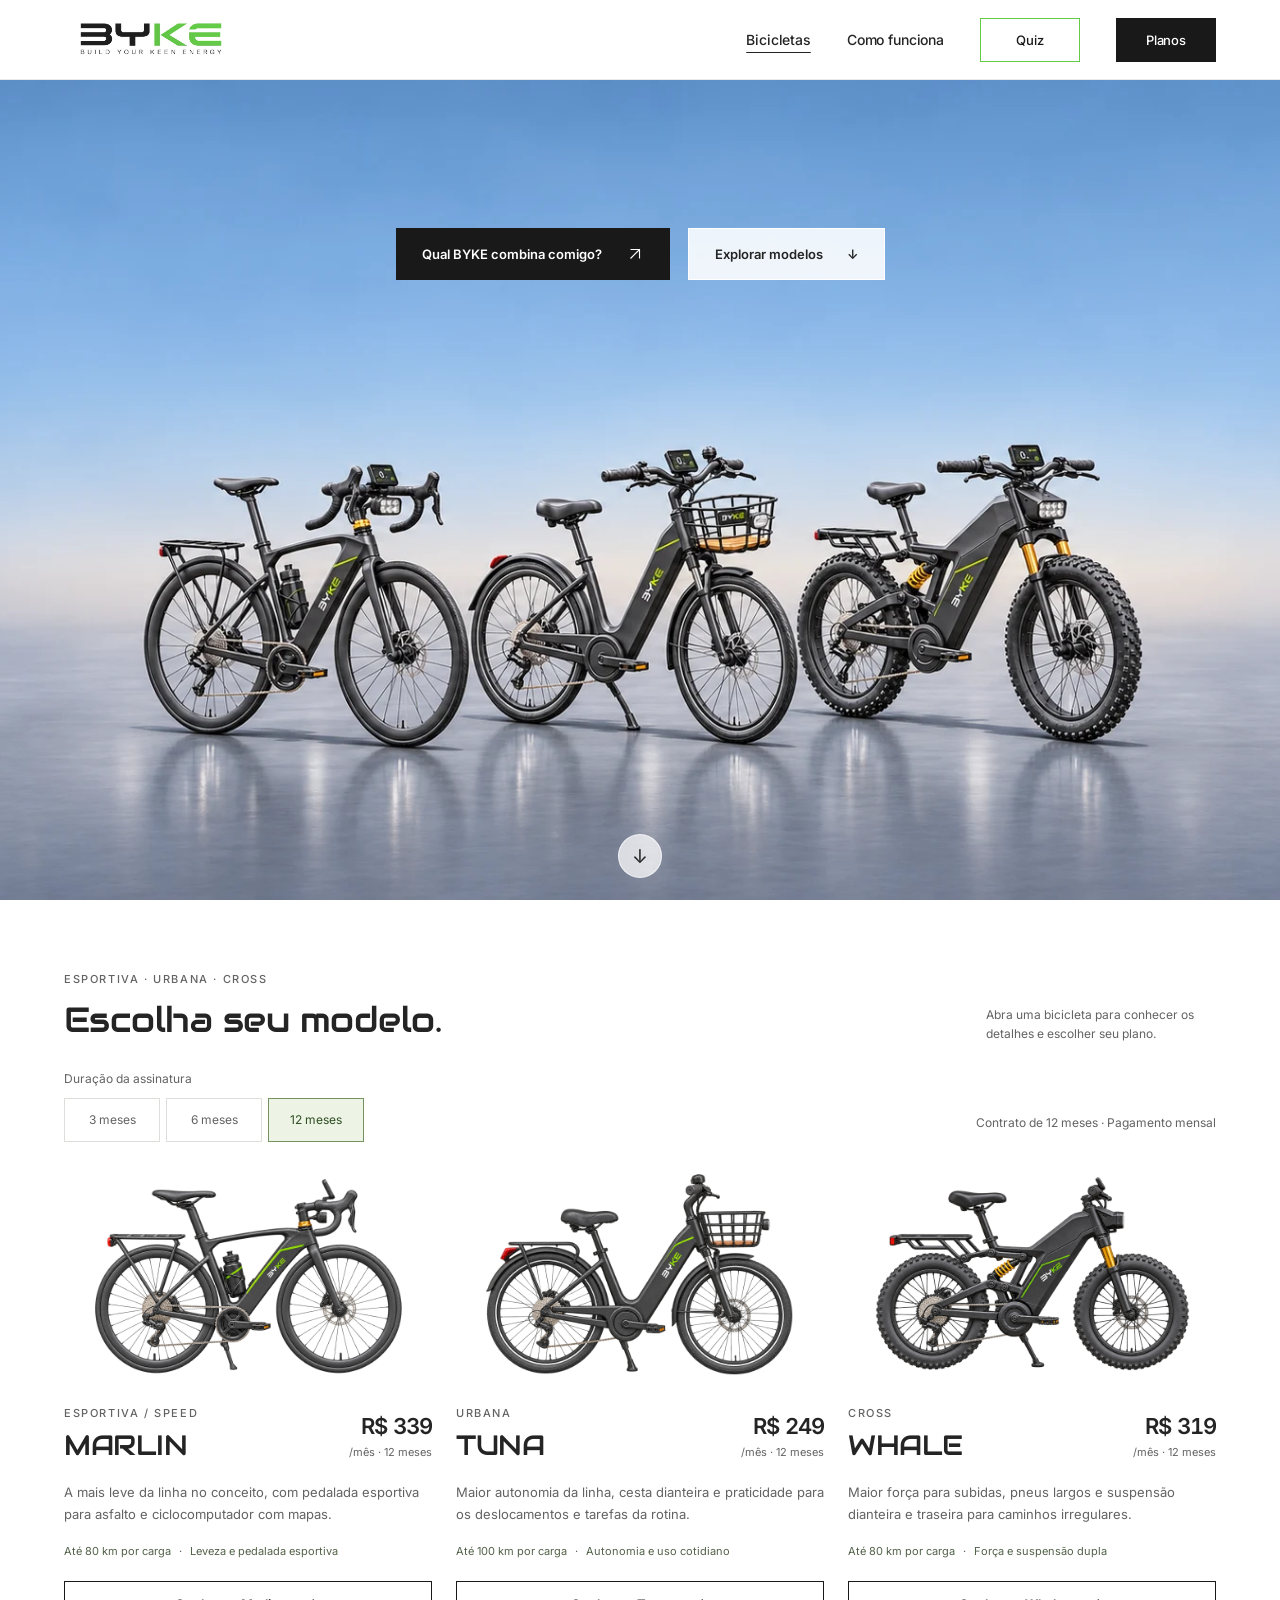
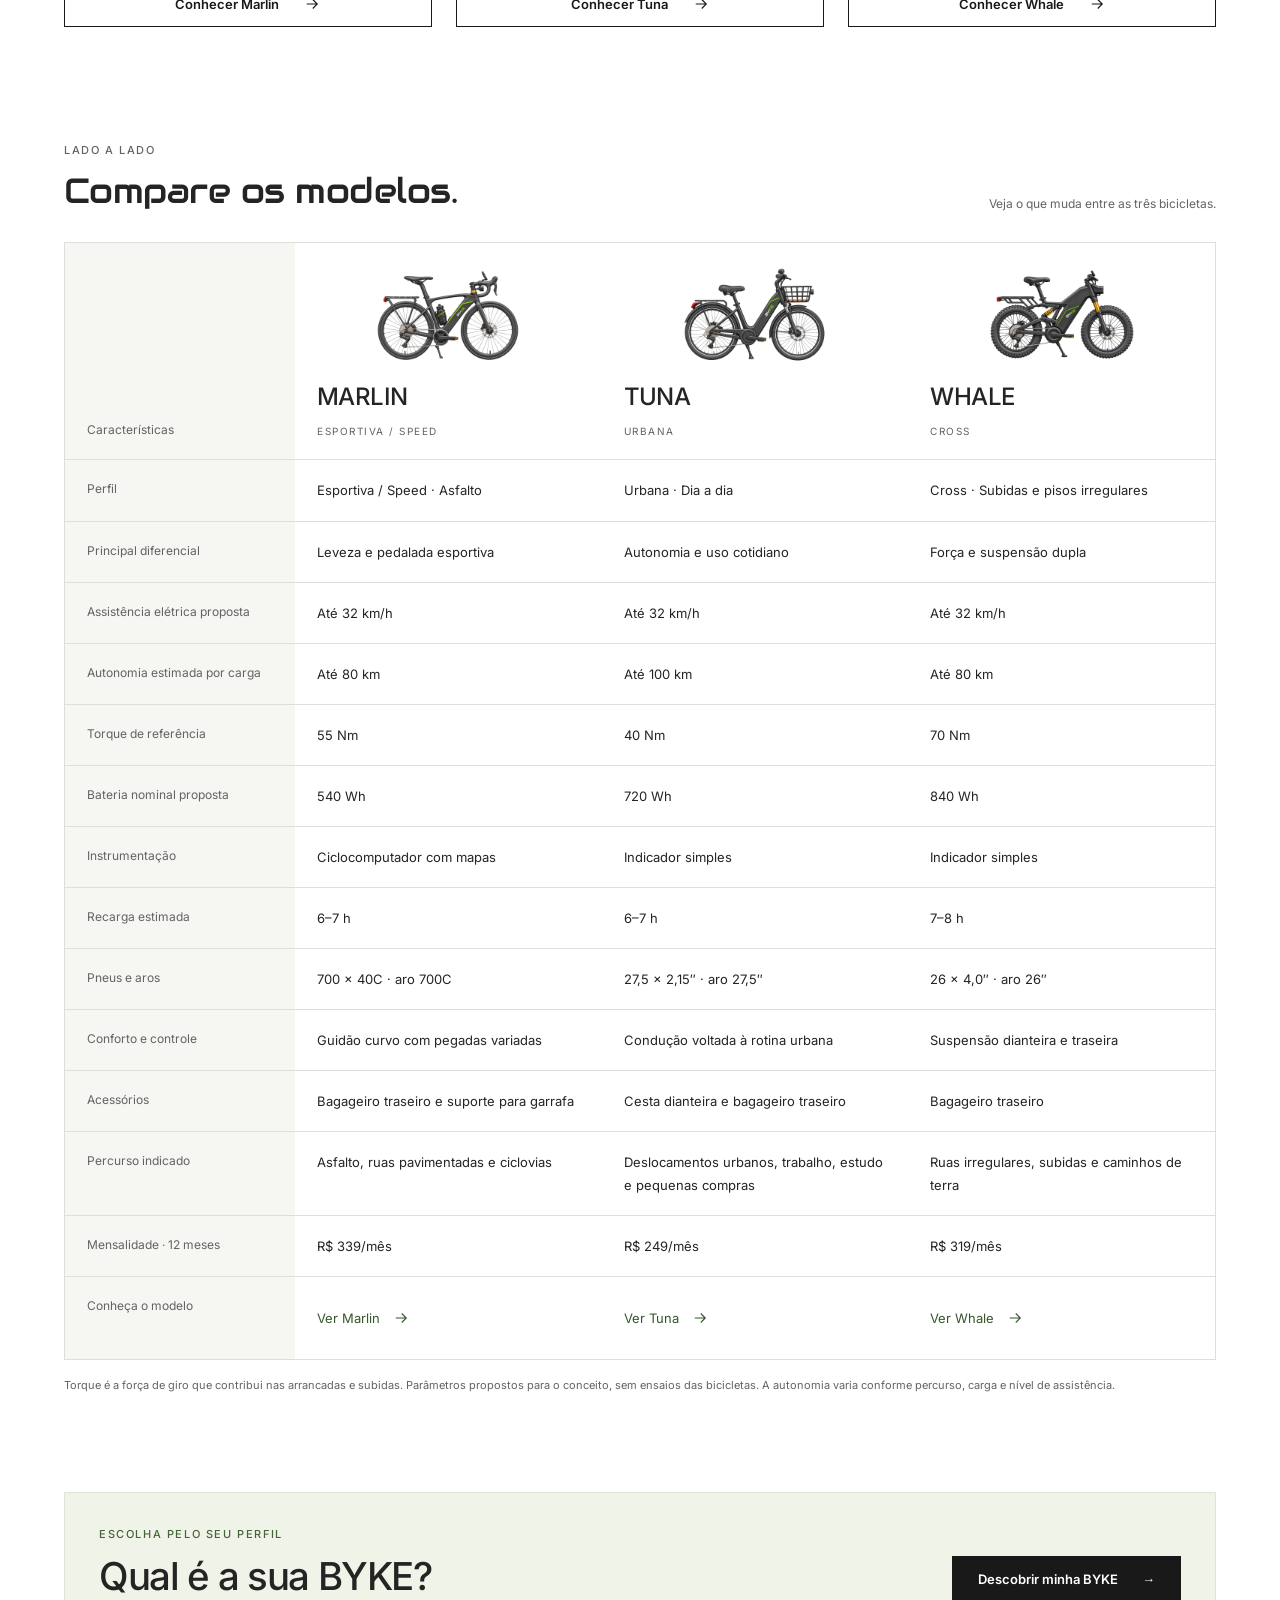
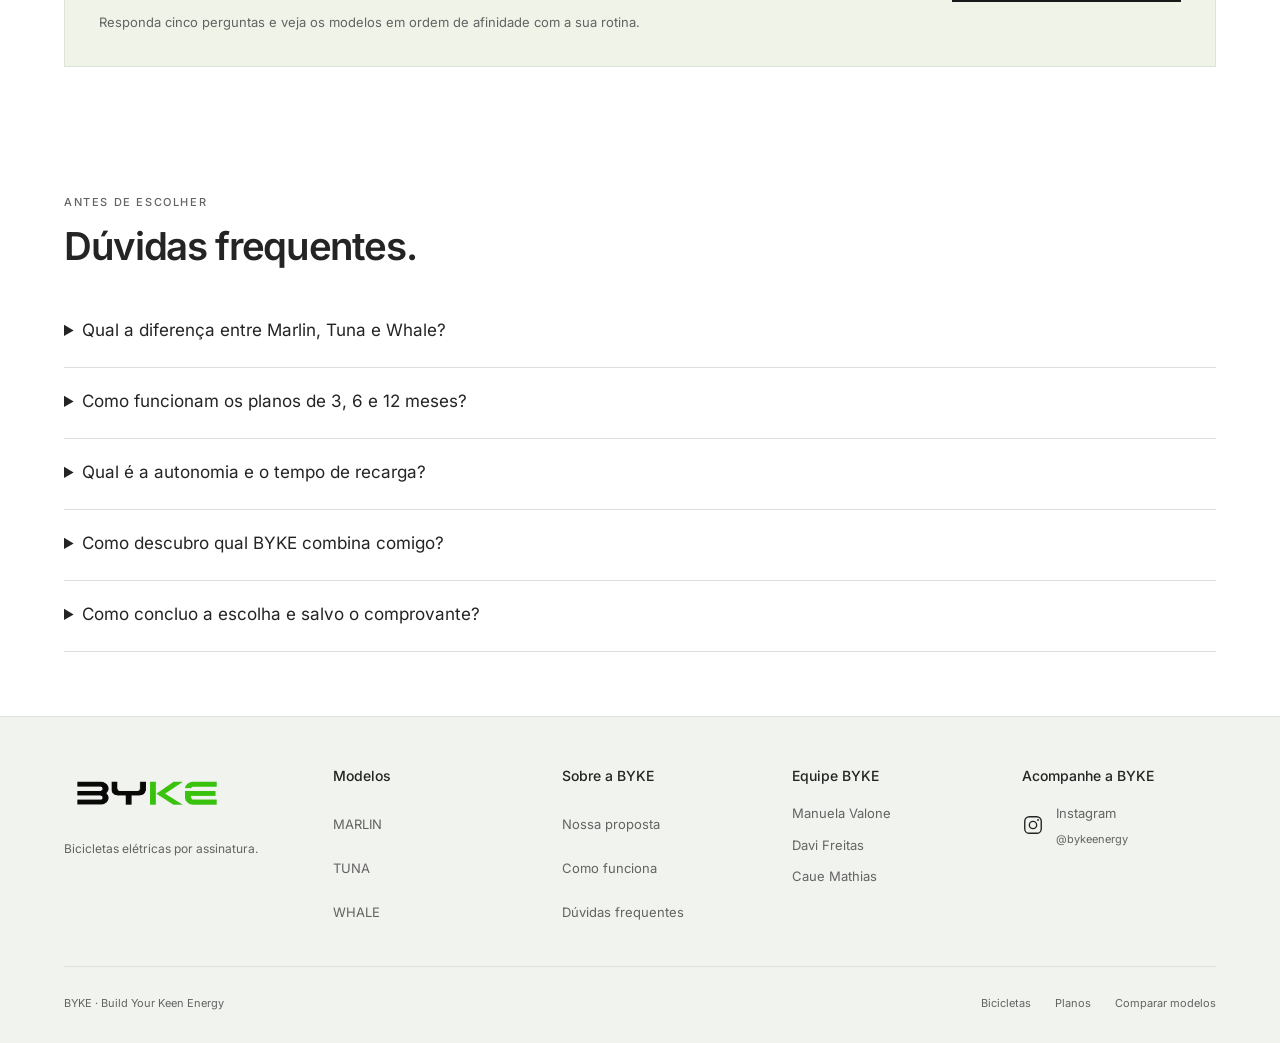
<file: previa-inter-audiowide/loja.html>
<!doctype html>
<html lang="pt-BR">
  <head>
    <meta charset="utf-8">
    <script src="variantes.js?v=checklist-final-1"></script>
    <meta name="viewport" content="width=device-width, initial-scale=1">
    <meta name="robots" content="noindex, nofollow">
    <title>Bicicletas — BYKE</title>
    <link rel="icon" href="../assets/BYKE-logo-sem-fundo.png">
    <link rel="stylesheet" href="base.css?v=tipo-1">
    <link rel="stylesheet" href="quiz.css?v=relatorio-1">
    <link rel="stylesheet" href="loja.css?v=ar-iphone-2">
    <link rel="stylesheet" href="rodape.css?v=rodape-2">
    <link rel="stylesheet" href="ajustes.css?v=quiz-som-1">
    <link rel="stylesheet" href="tipografia.css?v=titulo-2">
    <link rel="stylesheet" href="assets/ar/quick-look.css">
  </head>
  <body class="shop-page">
    <a class="skip-link" href="#conteudo">Ir para o conteúdo</a>
    <header class="header">
      <a class="logo" href="index.html" aria-label="BYKE — início"><img src="../assets/BYKE-logo.png" width="691" height="197" alt="BYKE — Build Your Keen Energy"></a>
      <button class="menu-toggle" aria-label="Abrir menu" aria-expanded="false" aria-controls="main-nav">☰</button>
      <nav id="main-nav" class="nav" aria-label="Navegação principal">
        <div class="nav-products"><a href="bicicletas.html" class="products-toggle" aria-current="page" aria-expanded="false" aria-controls="products-panel">Bicicletas</a></div>
        <a href="index.html#como-funciona">Como funciona</a>
        <a class="nav-quiz btn" href="bicicletas.html?quiz=1" data-open-quiz>Quiz</a>
        <a class="btn btn-dark" href="bicicletas.html#modelos">Planos</a>
      </nav>
    </header>
    <div class="preview-bar" role="region" aria-label="Informações da prévia"><div class="shop-shell"><span>Prévia · Catálogo BYKE</span><a href="bicicletas.html">Voltar ao catálogo <svg viewBox="0 0 24 24" width="12" height="12" aria-hidden="true" focusable="false"><path d="M6 18 18 6M6 6h12v12" fill="none" stroke="currentColor" stroke-width="1.5"/></svg></a></div></div>
    <main id="conteudo" class="shop-shell">
      <nav class="shop-model-nav" aria-label="Escolha um modelo">
        <a href="loja.html?modelo=marlin" data-model="marlin">Marlin <span>Esportiva</span></a>
        <a href="loja.html?modelo=tuna" data-model="tuna">Tuna <span>Urbana</span></a>
        <a href="loja.html?modelo=whale" data-model="whale">Whale <span>Cross</span></a>
      </nav>
      <p class="shop-breadcrumb"><a href="index.html">Início</a><span aria-hidden="true">/</span><a href="bicicletas.html">Bicicletas</a><span aria-hidden="true">/</span><span id="breadcrumb-model">Marlin</span></p>
      <section class="shop-product" id="produto" aria-labelledby="product-name"></section>
      <section class="shop-related" aria-labelledby="related-title">
        <div class="shop-section-heading"><div><p class="eyebrow">OUTRAS POSSIBILIDADES</p><h2 id="related-title">Conheça também.</h2></div><p>Informações e planos, tudo no mesmo lugar.</p></div>
        <div class="shop-related-grid" id="related-models"></div>
      </section>
      <section class="shop-comparison" id="comparar" aria-labelledby="comparison-title">
        <div class="shop-section-heading"><div><p class="eyebrow">LADO A LADO</p><h2 id="comparison-title">Compare os modelos.</h2></div><p>Veja o que muda entre as três bicicletas.</p></div>
        <div id="comparison-table"></div>
      </section>
      <section class="shop-quiz-invite" aria-labelledby="shop-quiz-title"><div><p class="eyebrow">ESCOLHA PELO SEU PERFIL</p><h2 id="shop-quiz-title">Em dúvida entre as três?</h2><p>Cinco perguntas para comparar os modelos a partir da sua rotina.</p></div><a class="btn btn-dark" href="#bike-quiz" data-open-quiz>Qual BYKE combina comigo? <span aria-hidden="true">→</span></a></section>
      <section class="shop-faq" aria-labelledby="faq-title"><h2 id="faq-title">Dúvidas sobre sua BYKE.</h2><div id="model-faq"></div></section>
    </main>
    <footer class="byke-footer" id="rodape">
      <div class="shop-shell byke-footer-grid">
        <div class="byke-footer-brand"><a class="footer-logo" href="index.html" aria-label="BYKE — início"><img src="../assets/BYKE-logo-sem-fundo.png" width="2172" height="724" alt="BYKE — Build Your Keen Energy"></a><p>Bicicletas elétricas por assinatura.</p></div>
        <nav class="byke-footer-links" aria-label="Modelos no rodapé"><h2>Modelos</h2><ul><li><a href="loja.html?modelo=marlin#produto" data-model="marlin">MARLIN</a></li><li><a href="loja.html?modelo=tuna#produto" data-model="tuna">TUNA</a></li><li><a href="loja.html?modelo=whale#produto" data-model="whale">WHALE</a></li></ul></nav>
        <nav class="byke-footer-links" aria-label="Sobre a BYKE no rodapé"><h2>Sobre a BYKE</h2><ul><li><a href="index.html#por-que-byke">Nossa proposta</a></li><li><a href="index.html#como-funciona">Como funciona</a></li><li><a href="index.html#duvidas">Dúvidas frequentes</a></li></ul></nav>
        <div class="byke-footer-team"><h2>Equipe BYKE</h2><ul><li>Manuela Valone</li><li>Davi Freitas</li><li>Caue Mathias</li></ul></div>
        <div class="byke-footer-social"><h2>Acompanhe a BYKE</h2><div class="byke-instagram-slot"><a href="https://www.instagram.com/bykeenergy/" target="_blank" rel="noopener noreferrer" aria-label="Instagram da BYKE: @bykeenergy"><svg viewBox="0 0 24 24" width="22" height="22" fill="none" aria-hidden="true"><rect x="3" y="3" width="18" height="18" rx="5" stroke="currentColor" stroke-width="1.5"/><circle cx="12" cy="12" r="4" stroke="currentColor" stroke-width="1.5"/><circle cx="17.5" cy="6.5" r="1" fill="currentColor"/></svg><span>Instagram<small>@bykeenergy</small></span></a></div></div>
      </div>
      <div class="shop-shell byke-footer-bottom"><span>BYKE · Build Your Keen Energy</span><nav aria-label="Links do rodapé"><a href="bicicletas.html">Bicicletas</a><a href="bicicletas.html#modelos">Planos</a><a href="bicicletas.html#comparar">Comparar modelos</a></nav></div>
    </footer>
    <p class="shop-sr-only" id="shop-status" role="status" aria-live="polite"></p>
    <dialog class="bike-quiz" id="bike-quiz" aria-labelledby="quiz-title"><button class="quiz-close" type="button" aria-label="Fechar quiz"><svg viewBox="0 0 24 24" width="22" height="22" aria-hidden="true"><path d="m6 6 12 12M6 18 18 6" stroke="currentColor" stroke-width="1.6"/></svg></button><div id="quiz-content"></div></dialog>
    <noscript><p class="shop-shell">Ative o JavaScript para visualizar as bicicletas e escolher um plano. Você também pode <a href="index.html#marlin">ver a vitrine das bicicletas</a>.</p></noscript>
    <script src="../navegacao.js"></script>
    <script src="catalogo.js?v=quiz-som-1"></script>
    <script src="dados.js?v=checklist-final-1"></script>
    <script src="../menu-bicicletas.js"></script>
    <script src="inicio.js?v=checklist-final-1"></script>
    <script src="loja.js?v=ar-iphone-2"></script>
    <script src="quiz-perfil.js?v=som-arquivo-2"></script>
    <script src="quiz.js?v=relatorio-1"></script>
    <script src="quiz-acesso.js?v=relatorio-1"></script>
  </body>
</html>
</file>
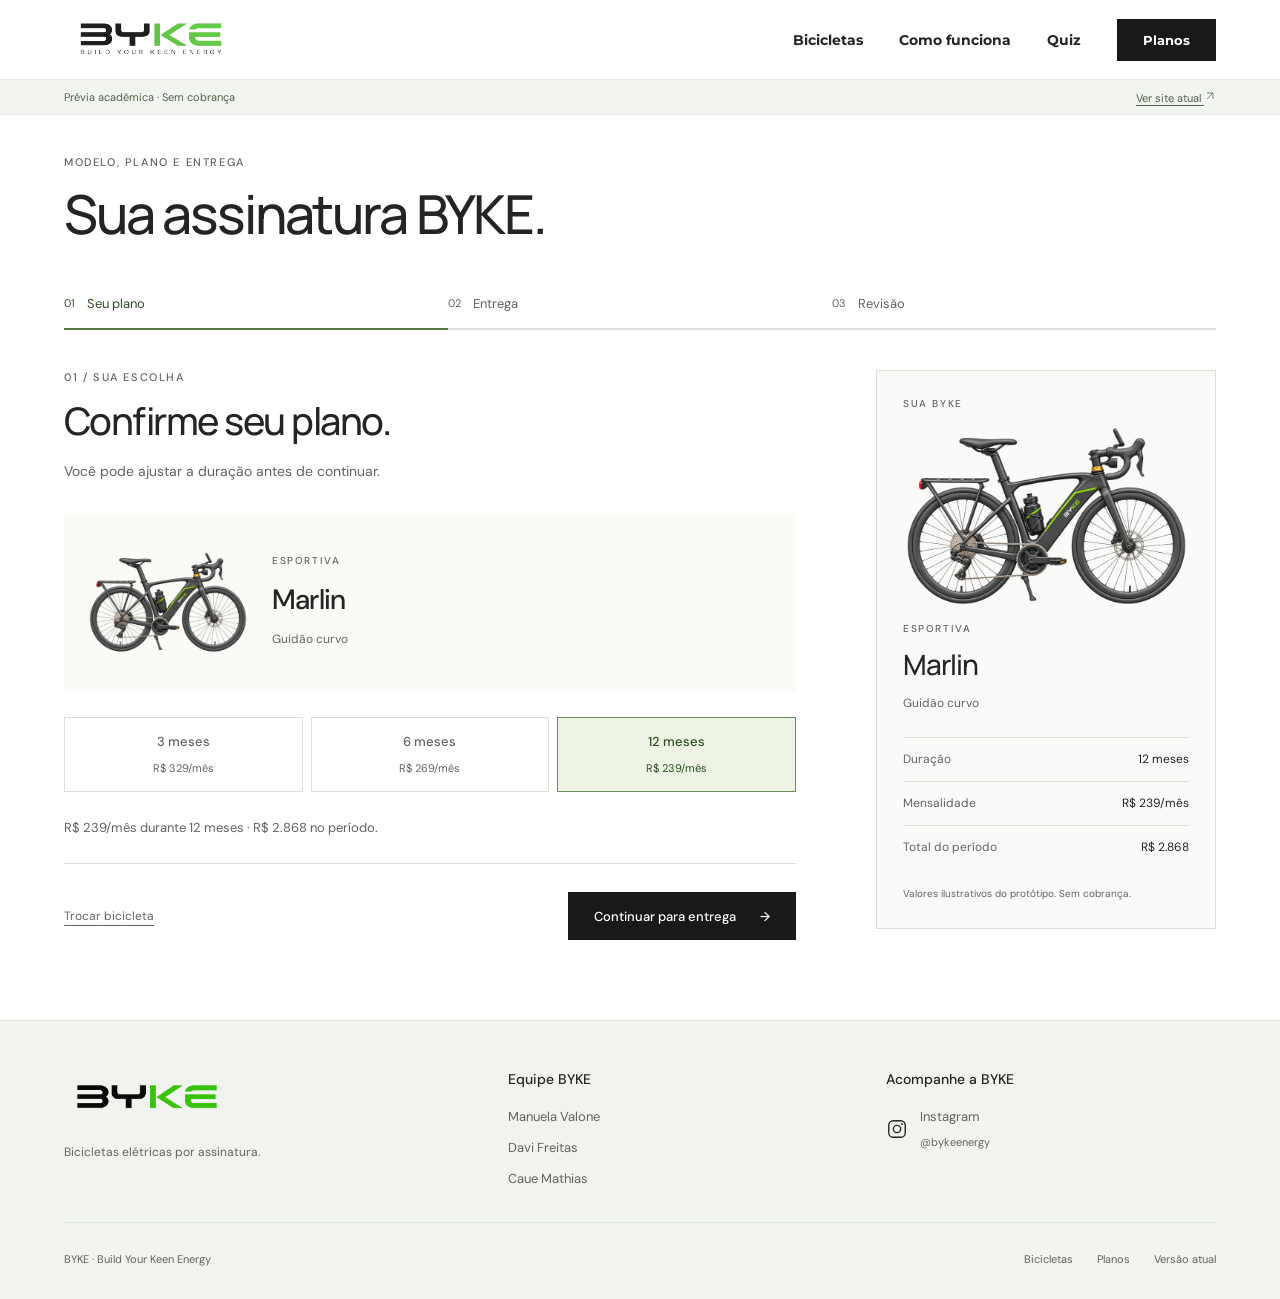
<file: previa/assinatura.html>
<!doctype html>
<html lang="pt-BR">
  <head>
    <meta charset="utf-8">
    <meta name="viewport" content="width=device-width, initial-scale=1">
    <meta name="robots" content="noindex, nofollow">
    <title>Sua assinatura — BYKE</title>
    <link rel="icon" href="../assets/BYKE-logo-sem-fundo.png">
    <link rel="stylesheet" href="../style.css">
    <link rel="stylesheet" href="loja.css?v=detalhes-3">
    <link rel="stylesheet" href="assinatura.css?v=detalhes-4">
    <link rel="stylesheet" href="../bicicletas-motion.css?v=quiz-motion-1">
    <link rel="stylesheet" href="rodape.css?v=detalhes-3">
    <link rel="stylesheet" href="ajustes.css?v=ajustes-5">
  </head>
  <body class="shop-page checkout-page">
    <a class="skip-link" href="#conteudo">Ir para o conteúdo</a>
    <header class="header"><a class="logo" href="index.html" aria-label="BYKE — início"><img src="../assets/BYKE-logo.png" width="691" height="197" alt="BYKE — Build Your Keen Energy"></a><button class="menu-toggle" aria-label="Abrir menu" aria-expanded="false" aria-controls="main-nav">☰</button><nav id="main-nav" class="nav" aria-label="Navegação principal"><a href="bicicletas.html" id="back-to-model">Bicicletas</a><a href="index.html#como-funciona">Como funciona</a><a class="nav-quiz" href="bicicletas.html?quiz=1" data-open-quiz>Quiz</a>
        <a class="btn btn-dark" id="catalog-plans-link" href="bicicletas.html#modelos">Planos</a></nav></header>
    <div class="preview-bar"><div class="shop-shell"><span>Prévia acadêmica · Sem cobrança</span><a href="../index.html">Ver site atual <svg viewBox="0 0 24 24" width="12" height="12" aria-hidden="true" focusable="false"><path d="M6 18 18 6M6 6h12v12" fill="none" stroke="currentColor" stroke-width="1.5"/></svg></a></div></div>
    <main class="shop-shell checkout-main" id="conteudo">
      <p class="eyebrow">MODELO, PLANO E ENTREGA</p><h1>Sua assinatura BYKE.</h1>
      <ol class="checkout-stepper" aria-label="Etapas da assinatura"><li data-step="0" aria-current="step"><span aria-hidden="true">01</span>Seu plano</li><li data-step="1"><span aria-hidden="true">02</span>Entrega</li><li data-step="2"><span aria-hidden="true">03</span>Revisão</li></ol>
      <div class="checkout-layout" id="checkout-layout">
        <div class="checkout-steps">
          <section id="checkout-plan" aria-labelledby="plan-heading"><p class="eyebrow">01 / SUA ESCOLHA</p><h2 id="plan-heading" tabindex="-1">Confirme seu plano.</h2><p class="checkout-intro">Você pode ajustar a duração antes de continuar.</p><div id="checkout-model-choice"></div><fieldset class="shop-terms" id="checkout-terms"><legend class="shop-sr-only">Duração da assinatura</legend></fieldset><div class="checkout-plan-total" aria-live="polite"></div><div class="checkout-actions"><a href="bicicletas.html#modelos" id="change-model">Trocar bicicleta</a><button type="button" class="btn btn-dark" id="to-delivery" disabled>Continuar para entrega <span aria-hidden="true">→</span></button></div></section>
          <section id="checkout-delivery" aria-labelledby="delivery-heading" hidden><p class="eyebrow">02 / ONDE E QUANDO</p><h2 id="delivery-heading" tabindex="-1">Como sua BYKE chega até você?</h2><p class="checkout-intro">Use dados de exemplo ou deixe os campos em branco para testar até a confirmação. Os dados ficam apenas nesta página.</p>
            <form id="delivery-form" novalidate>
              <fieldset class="checkout-fieldset"><legend>Seus dados</legend><div class="checkout-fields"><label class="field-full">Nome completo<input name="fullName" id="full-name" autocomplete="name" placeholder="Seu nome e sobrenome"></label><label>E-mail<input name="email" type="text" autocomplete="email" placeholder="voce@exemplo.com"></label><label>Celular<input name="phone" type="text" autocomplete="tel" placeholder="(11) 99999-9999"></label></div></fieldset>
              <fieldset class="checkout-fieldset"><legend>Endereço de entrega</legend><div class="checkout-fields"><label>CEP<input name="postalCode" autocomplete="postal-code" placeholder="00000-000"></label><label>Bairro<input name="neighborhood" autocomplete="address-level3"></label><label class="field-full">Rua ou avenida<input name="street" autocomplete="address-line1"></label><label>Número<input name="number" autocomplete="off" placeholder="Número ou s/n"></label><label>Complemento <span>(opcional)</span><input name="complement" autocomplete="address-line2" placeholder="Apartamento, bloco…"></label><label>Cidade<input name="city" autocomplete="address-level2"></label><label>Estado<input name="state" type="text" autocomplete="address-level1" placeholder="Ex.: SP"></label></div></fieldset>
              <fieldset class="checkout-fieldset"><legend>Quando você quer começar?</legend><label class="checkout-date-label">Data desejada para entrega<input name="deliveryDate" type="text" placeholder="Ex.: 20/11/2026 ou a combinar"></label><p class="checkout-field-note">Você pode escrever uma data, digitar “a combinar” ou deixar em branco.</p></fieldset>
              <div class="checkout-actions"><button class="checkout-back" type="button" data-back="0">← Voltar</button><button class="btn btn-dark" type="submit">Revisar assinatura <span aria-hidden="true">→</span></button></div>
            </form>
          </section>
          <section id="checkout-review" aria-labelledby="review-heading" hidden><p class="eyebrow">03 / ÚLTIMA CONFERÊNCIA</p><h2 id="review-heading" tabindex="-1">Tudo certo para continuar?</h2><p class="checkout-intro">Confira o plano, o endereço e a data antes de concluir.</p><div class="checkout-review-data" id="review-data"></div><p class="checkout-academic-note">Projeto acadêmico: concluir gera um comprovante demonstrativo nesta página. Não há cobrança, contratação ou agendamento real.</p><div class="checkout-actions"><button class="checkout-back" type="button" data-back="1">← Voltar à entrega</button><button class="btn btn-dark" type="button" id="finish-order">Concluir assinatura <span aria-hidden="true">→</span></button></div></section>
        </div>
        <aside class="checkout-summary" aria-labelledby="summary-title"><p class="eyebrow" id="summary-title">SUA BYKE</p><div id="order-summary"></div></aside>
      </div>
      <section class="checkout-success" id="checkout-success" aria-labelledby="success-title" hidden><div class="checkout-success-icon" aria-hidden="true">✓</div><p class="eyebrow">ESCOLHA CONCLUÍDA</p><h2 id="success-title" tabindex="-1">Sua BYKE está escolhida.</h2><p class="checkout-intro">Veja o comprovante demonstrativo da sua assinatura.</p><div id="success-summary"></div><p class="checkout-academic-note">Este comprovante faz parte do projeto acadêmico. Nenhuma cobrança, contratação ou entrega foi realizada. Os dados não foram enviados nem salvos.</p><div class="checkout-success-actions"><button type="button" class="btn btn-dark" id="print-order">Salvar ou imprimir comprovante</button><a class="btn btn-outline" href="bicicletas.html#modelos" id="back-to-shop">Voltar às bicicletas</a></div></section>
      <noscript><p>Ative o JavaScript para escolher o plano e preencher a entrega. <a href="bicicletas.html#modelos">Voltar às bicicletas.</a></p></noscript>
    </main>
    <footer class="byke-footer">
      <div class="shop-shell byke-footer-grid">
        <div class="byke-footer-brand"><a class="footer-logo" href="index.html" aria-label="BYKE — início"><img src="../assets/BYKE-logo-sem-fundo.png" width="2172" height="724" alt="BYKE — Build Your Keen Energy"></a><p>Bicicletas elétricas por assinatura.</p></div>
        <div class="byke-footer-team"><h2>Equipe BYKE</h2><ul><li>Manuela Valone</li><li>Davi Freitas</li><li>Caue Mathias</li></ul></div>
        <div class="byke-footer-social"><h2>Acompanhe a BYKE</h2><div class="byke-instagram-slot"><a href="https://www.instagram.com/bykeenergy/" target="_blank" rel="noopener noreferrer" aria-label="Instagram da BYKE: @bykeenergy"><svg viewBox="0 0 24 24" width="22" height="22" fill="none" aria-hidden="true"><rect x="3" y="3" width="18" height="18" rx="5" stroke="currentColor" stroke-width="1.5"/><circle cx="12" cy="12" r="4" stroke="currentColor" stroke-width="1.5"/><circle cx="17.5" cy="6.5" r="1" fill="currentColor"/></svg><span>Instagram<small>@bykeenergy</small></span></a></div></div>
      </div>
      <div class="shop-shell byke-footer-bottom"><span>BYKE · Build Your Keen Energy</span><nav aria-label="Links do rodapé"><a href="bicicletas.html">Bicicletas</a><a href="bicicletas.html#modelos">Planos</a><a href="../index.html">Versão atual</a></nav></div>
    </footer>
    <dialog class="bike-quiz" id="bike-quiz" aria-labelledby="quiz-title"><button class="quiz-close" type="button" aria-label="Fechar quiz"><svg viewBox="0 0 24 24" width="22" height="22" aria-hidden="true"><path d="m6 6 12 12M6 18 18 6" stroke="currentColor" stroke-width="1.6"/></svg></button><div id="quiz-content"></div></dialog>
    <script src="../navegacao.js"></script><script src="../catalogo.js?v=escolher-modelo-1"></script><script src="dados.js?v=ajustes-5"></script><script src="assinatura.js?v=ajustes-5"></script>
    <script src="../quiz.js?v=quiz-motion-1"></script>
    <script src="quiz-acesso.js?v=ajustes-5"></script>
  </body>
</html>
</file>
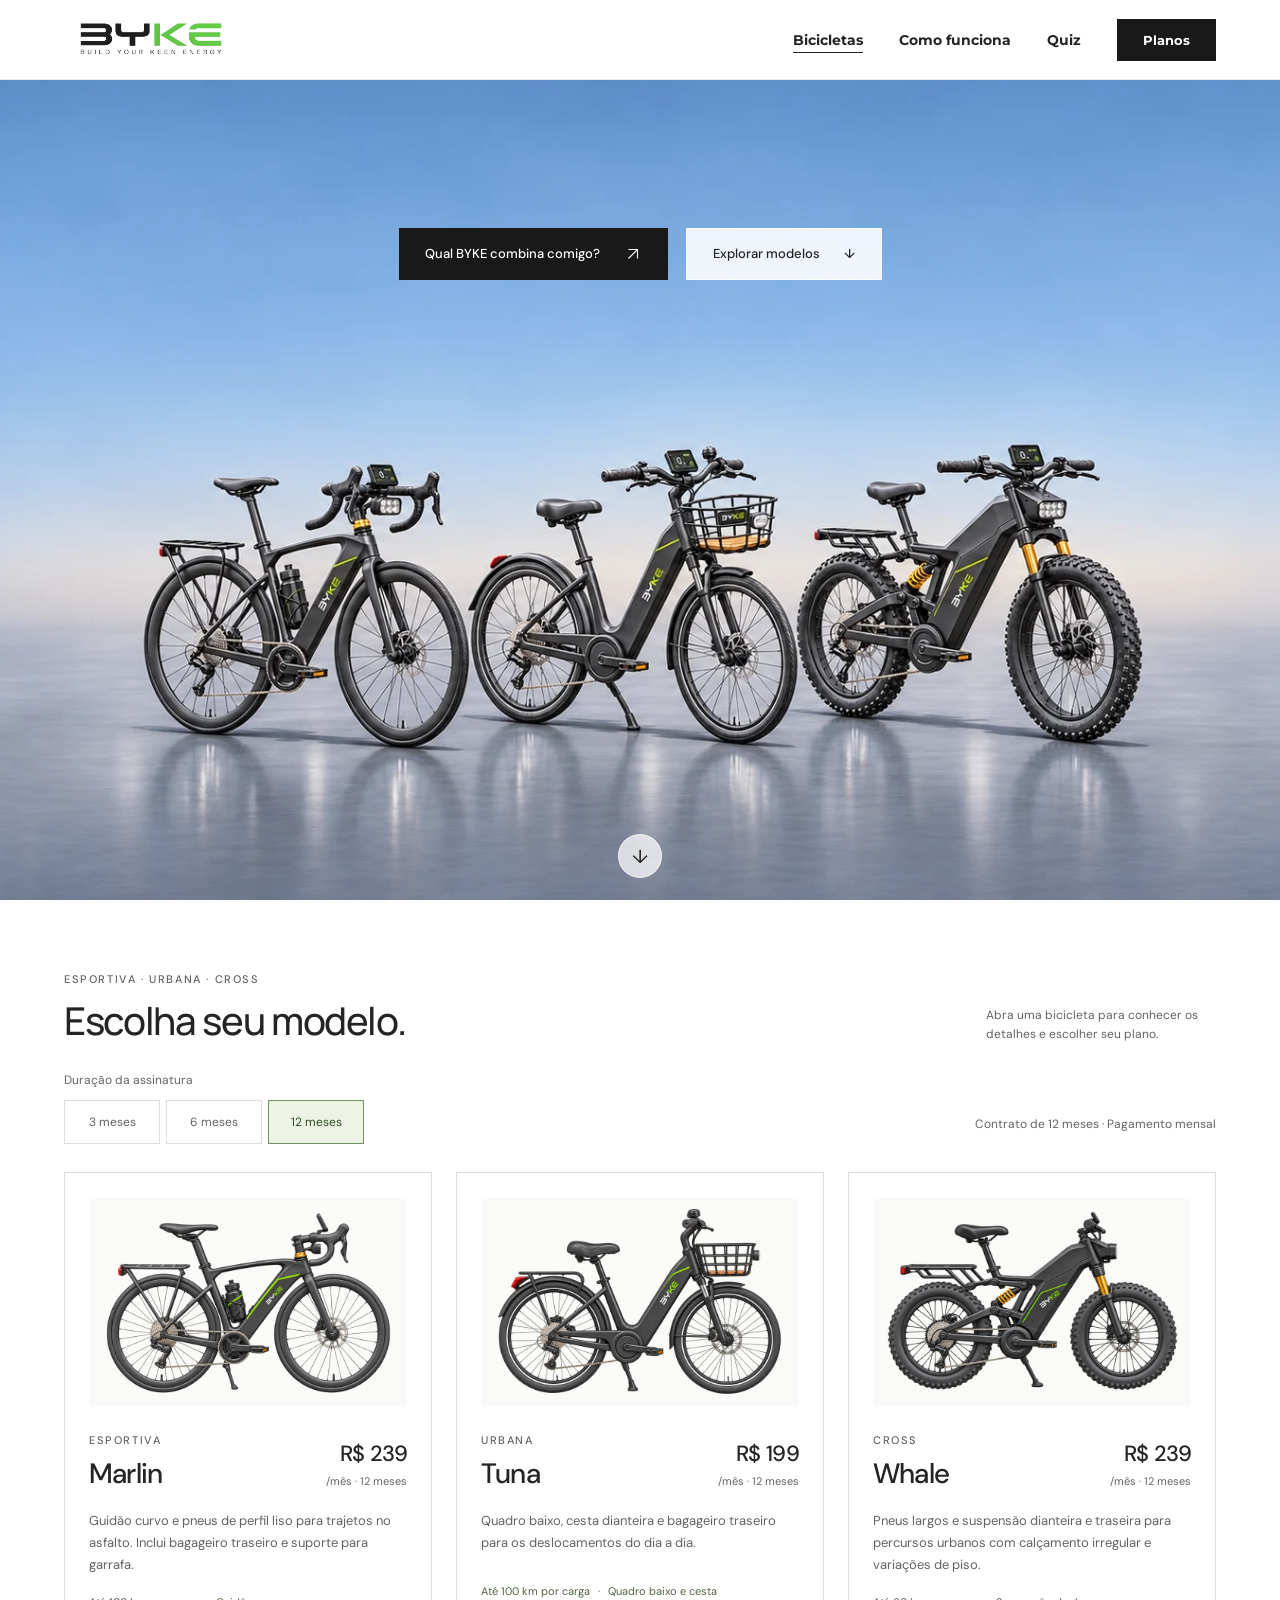
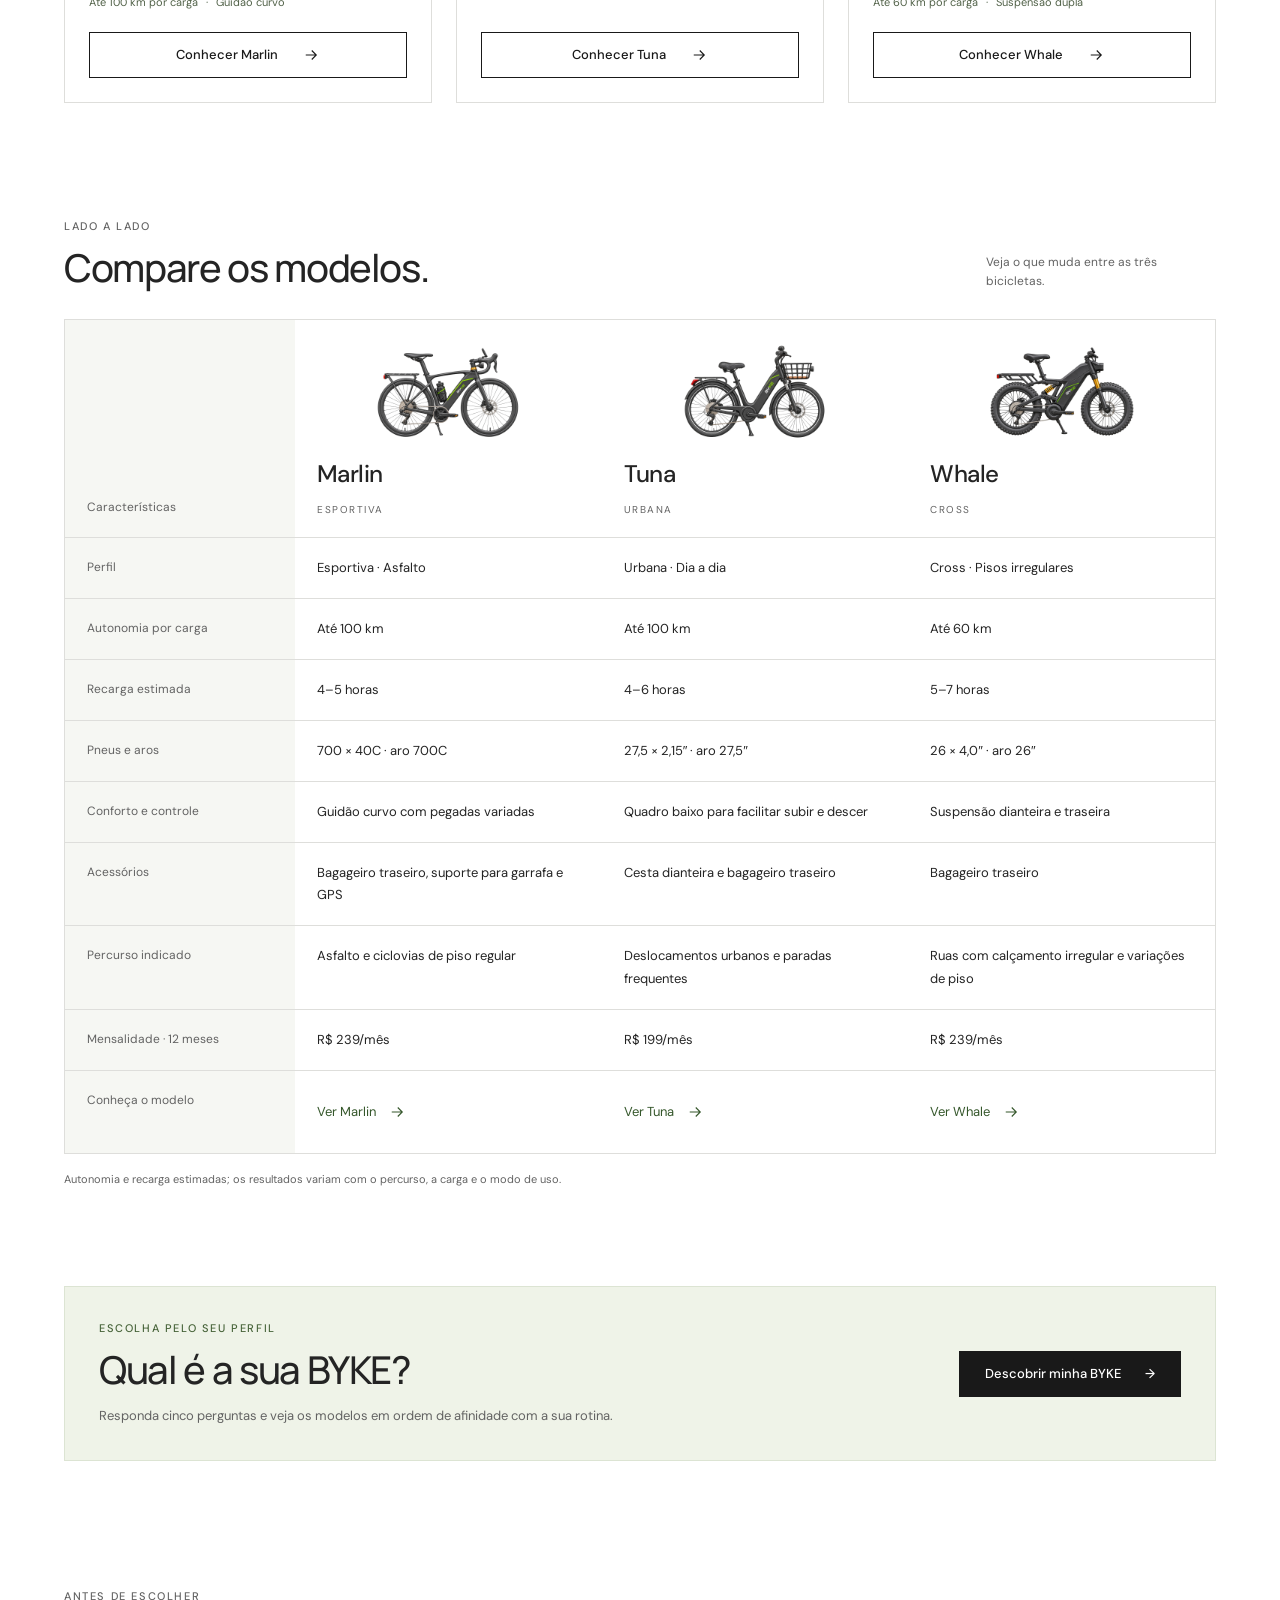
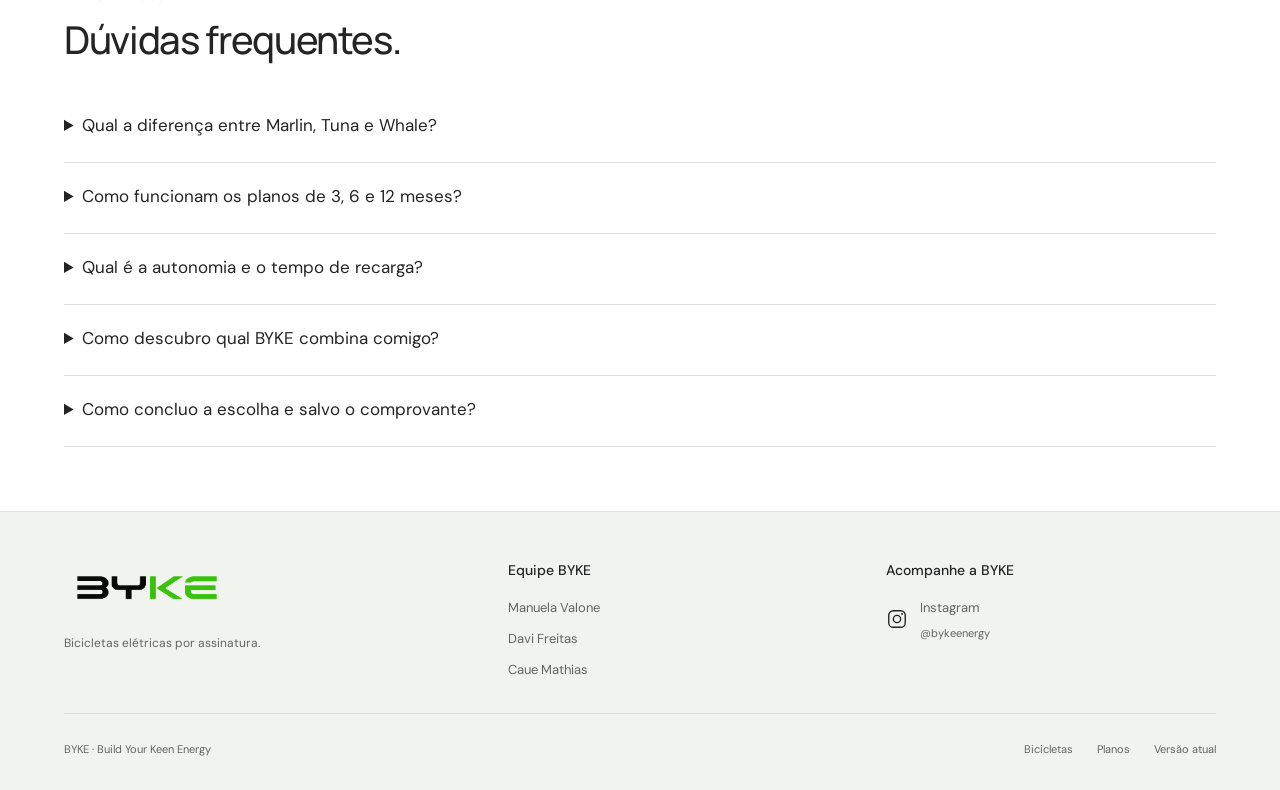
<file: previa/bicicletas.html>
<!doctype html>
<html lang="pt-BR">
  <head>
    <meta charset="utf-8">
    <meta name="viewport" content="width=device-width, initial-scale=1">
    <meta name="robots" content="noindex, nofollow">
    <meta name="description" content="Conheça os três modelos BYKE, descubra seu perfil no quiz e compare planos de 3, 6 ou 12 meses.">
    <title>Bicicletas — BYKE</title>
    <link rel="icon" href="../assets/BYKE-logo-sem-fundo.png">
    <link rel="stylesheet" href="../style.css">
    <link rel="stylesheet" href="../bicicletas-motion.css?v=quiz-motion-1">
    <link rel="stylesheet" href="loja.css?v=detalhes-3">
    <link rel="stylesheet" href="bicicletas.css?v=detalhes-3">
    <link rel="stylesheet" href="rodape.css?v=detalhes-3">
    <link rel="stylesheet" href="ajustes.css?v=ajustes-5">
  </head>
  <body class="shop-page catalog-page">
    <a class="skip-link" href="#conteudo">Ir para o conteúdo</a>
    <header class="header">
      <a class="logo" href="index.html" aria-label="BYKE — início"><img src="../assets/BYKE-logo.png" width="691" height="197" alt="BYKE — Build Your Keen Energy"></a>
      <button class="menu-toggle" aria-label="Abrir menu" aria-expanded="false" aria-controls="main-nav">☰</button>
      <nav id="main-nav" class="nav" aria-label="Navegação principal">
        <div class="nav-products"><a href="bicicletas.html" class="products-toggle" aria-current="page" aria-expanded="false" aria-controls="products-panel">Bicicletas</a></div>
        <a href="index.html#como-funciona">Como funciona</a>
        <a class="nav-quiz" href="bicicletas.html?quiz=1" data-open-quiz>Quiz</a>
        <a class="btn btn-dark" href="bicicletas.html#modelos">Planos</a>
      </nav>
    </header>
    <main id="conteudo">
      <section class="catalog-hero" aria-labelledby="catalog-title">
        <h1 id="catalog-title" class="shop-sr-only">Conheça as bicicletas BYKE</h1>
        <picture class="catalog-hero-picture">
          <source media="(max-aspect-ratio: 1/1)" srcset="../assets/cenarios/responsivos/grupo-mobile.webp">
          <img src="../assets/cenarios/responsivos/grupo-desktop.webp" width="1817" height="866" fetchpriority="high" alt="Marlin, Tuna e Whale: os três modelos BYKE lado a lado em um cenário de estúdio">
        </picture>
        <div class="catalog-hero-actions">
          <a class="btn btn-dark" href="#quiz-convite" data-open-quiz>Qual BYKE combina comigo? <svg viewBox="0 0 24 24" width="18" height="18" aria-hidden="true" focusable="false"><path d="M6 18 18 6M6 6h12v12" fill="none" stroke="currentColor" stroke-width="1.5"/></svg></a>
          <a class="btn catalog-explore" href="#modelos">Explorar modelos <span aria-hidden="true">↓</span></a>
        </div>
        <a class="catalog-scroll" href="#modelos" aria-label="Ver os três modelos"><span aria-hidden="true">↓</span></a>
      </section>
      <section class="shop-shell catalog-models" id="modelos" aria-labelledby="catalog-models-title">
        <div class="shop-section-heading"><div><p class="eyebrow">ESPORTIVA · URBANA · CROSS</p><h2 id="catalog-models-title">Escolha seu modelo.</h2></div><p>Abra uma bicicleta para conhecer os detalhes e escolher seu plano.</p></div>
        <div class="catalog-controls">
          <fieldset class="catalog-terms"><legend>Duração da assinatura</legend>
            <label><input type="radio" name="catalogDuration" value="quarterly"><span>3 meses</span></label>
            <label><input type="radio" name="catalogDuration" value="semiannual"><span>6 meses</span></label>
            <label><input type="radio" name="catalogDuration" value="annual" checked><span>12 meses</span></label>
          </fieldset>
          <p id="catalog-term-note" role="status">Contrato de 12 meses · Pagamento mensal</p>
        </div>
        <div class="catalog-grid" id="catalog-models"></div>
        <noscript><p>Ative o JavaScript para comparar os modelos ou <a href="../bicicletas.html">acesse a apresentação atual das bicicletas</a>.</p></noscript>
      </section>
      <section class="shop-shell shop-comparison" id="comparar" aria-labelledby="comparison-title">
        <div class="shop-section-heading"><div><p class="eyebrow">LADO A LADO</p><h2 id="comparison-title">Compare os modelos.</h2></div><p>Veja o que muda entre as três bicicletas.</p></div>
        <div id="comparison-table"></div>
      </section>
      <section class="shop-shell shop-quiz-invite" id="quiz-convite" aria-labelledby="catalog-quiz-title"><div><p class="eyebrow">ESCOLHA PELO SEU PERFIL</p><h2 id="catalog-quiz-title">Qual é a sua BYKE?</h2><p>Responda cinco perguntas e veja os modelos em ordem de afinidade com a sua rotina.</p></div><a class="btn btn-dark" href="#bike-quiz" data-open-quiz>Descobrir minha BYKE <span aria-hidden="true">→</span></a></section>
      <section class="faq-overview" id="duvidas" aria-labelledby="faq-overview-title"><p class="eyebrow">ANTES DE ESCOLHER</p><h2 id="faq-overview-title">Dúvidas frequentes.</h2><div data-general-faq></div></section>
    </main>
    <footer class="byke-footer">
      <div class="shop-shell byke-footer-grid">
        <div class="byke-footer-brand"><a class="footer-logo" href="index.html" aria-label="BYKE — início"><img src="../assets/BYKE-logo-sem-fundo.png" width="2172" height="724" alt="BYKE — Build Your Keen Energy"></a><p>Bicicletas elétricas por assinatura.</p></div>
        <div class="byke-footer-team"><h2>Equipe BYKE</h2><ul><li>Manuela Valone</li><li>Davi Freitas</li><li>Caue Mathias</li></ul></div>
        <div class="byke-footer-social"><h2>Acompanhe a BYKE</h2><div class="byke-instagram-slot"><a href="https://www.instagram.com/bykeenergy/" target="_blank" rel="noopener noreferrer" aria-label="Instagram da BYKE: @bykeenergy"><svg viewBox="0 0 24 24" width="22" height="22" fill="none" aria-hidden="true"><rect x="3" y="3" width="18" height="18" rx="5" stroke="currentColor" stroke-width="1.5"/><circle cx="12" cy="12" r="4" stroke="currentColor" stroke-width="1.5"/><circle cx="17.5" cy="6.5" r="1" fill="currentColor"/></svg><span>Instagram<small>@bykeenergy</small></span></a></div></div>
      </div>
      <div class="shop-shell byke-footer-bottom"><span>BYKE · Build Your Keen Energy</span><nav aria-label="Links do rodapé"><a href="bicicletas.html">Bicicletas</a><a href="bicicletas.html#modelos">Planos</a><a href="../index.html">Versão atual</a></nav></div>
    </footer>
    <dialog class="bike-quiz" id="bike-quiz" aria-labelledby="quiz-title"><button class="quiz-close" type="button" aria-label="Fechar quiz"><svg viewBox="0 0 24 24" width="22" height="22" aria-hidden="true"><path d="m6 6 12 12M6 18 18 6" stroke="currentColor" stroke-width="1.6"/></svg></button><div id="quiz-content"></div></dialog>
    <script src="../navegacao.js"></script>
    <script src="../catalogo.js?v=escolher-modelo-1"></script>
    <script src="dados.js?v=ajustes-5"></script>
    <script src="../menu-bicicletas.js"></script>
    <script src="inicio.js?v=ajustes-5"></script>
    <script src="bicicletas.js?v=ajustes-5"></script>
    <script src="../quiz.js?v=quiz-motion-1"></script>
    <script src="quiz-acesso.js?v=ajustes-5"></script>
  </body>
</html>
</file>
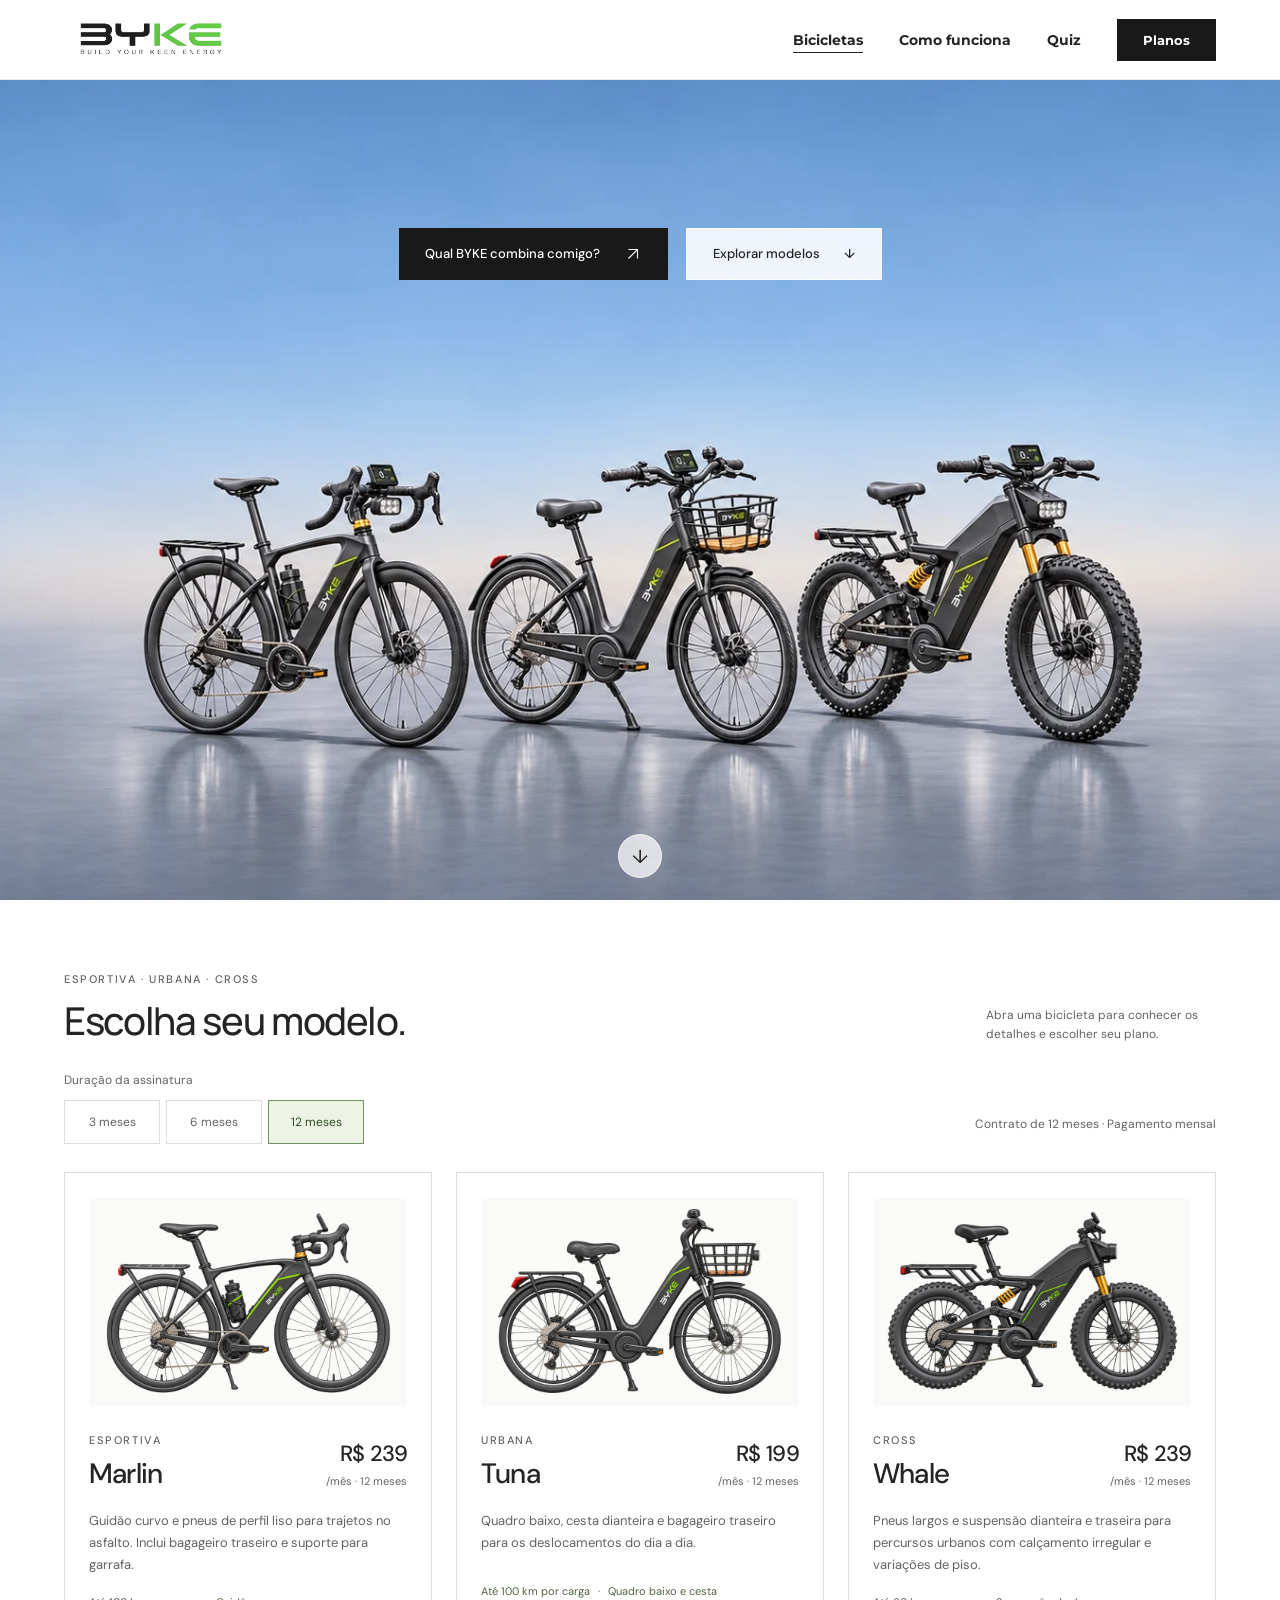
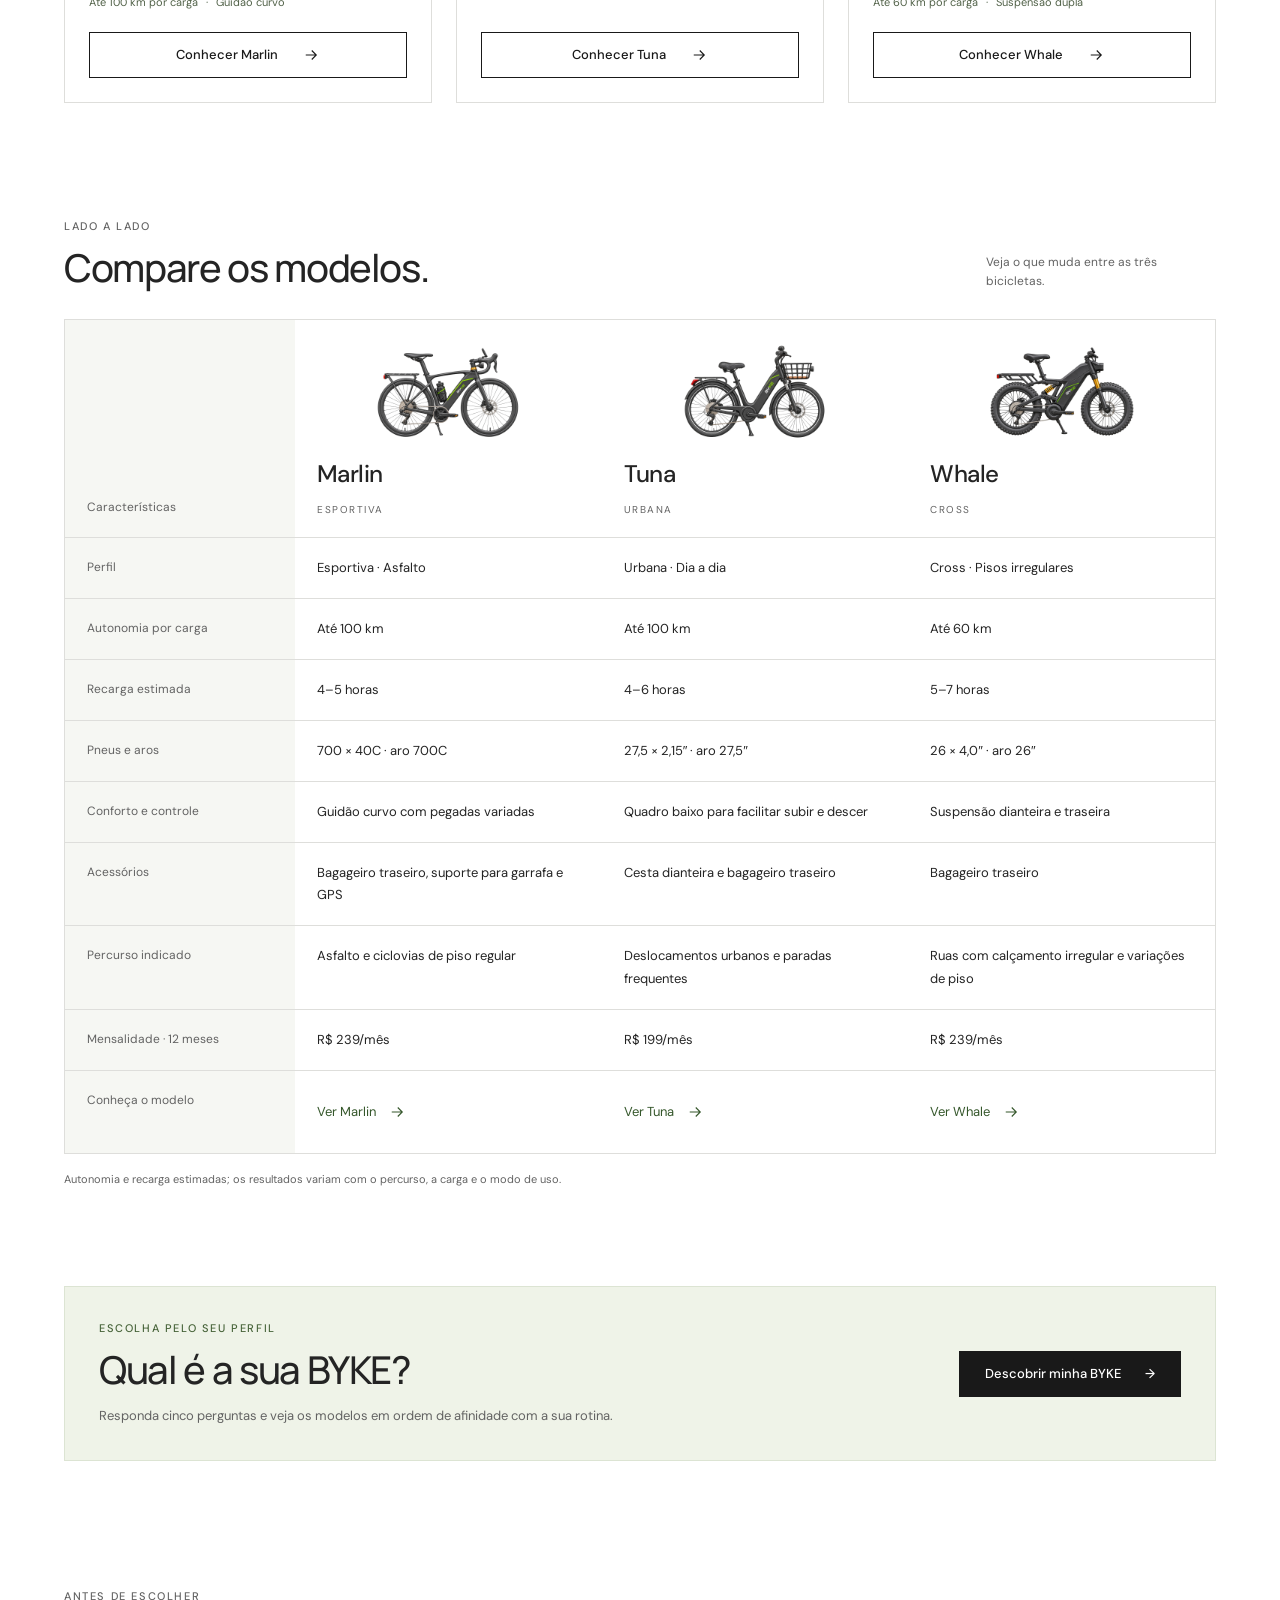
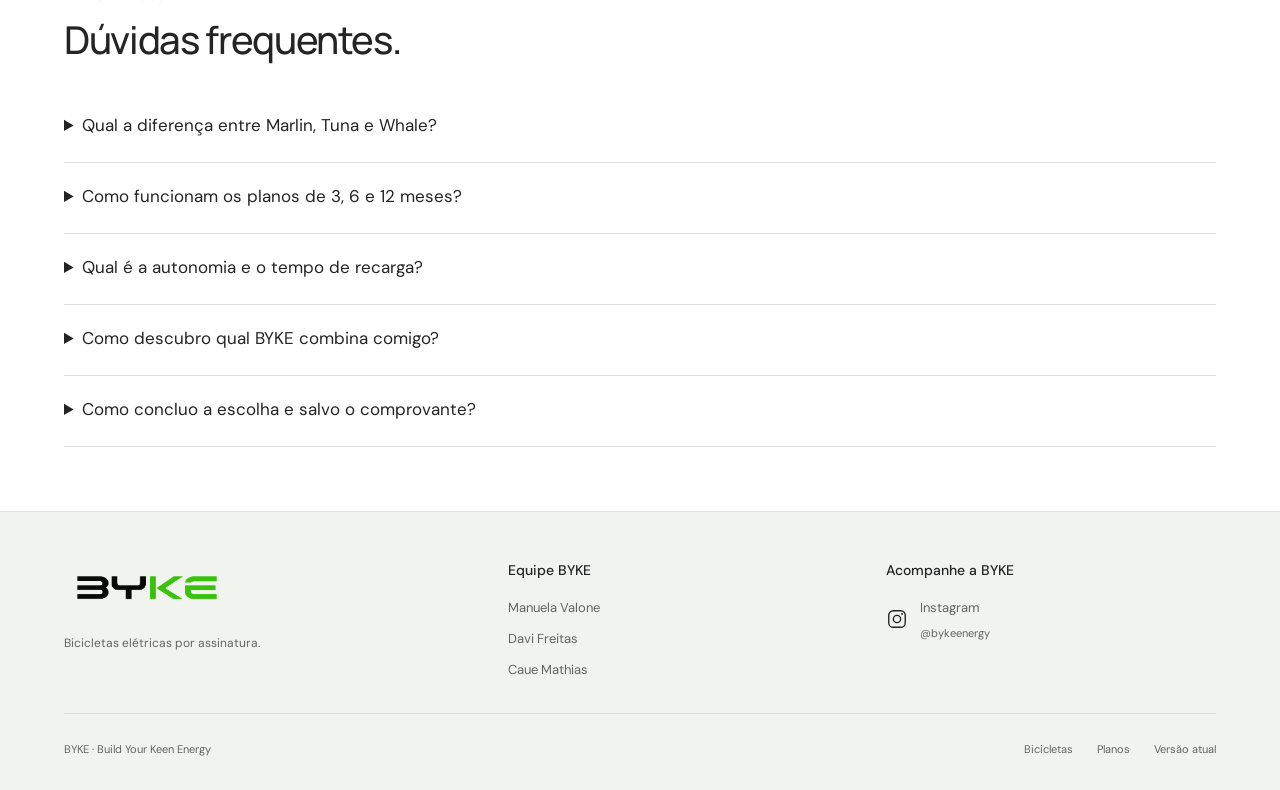
<file: previa/loja.html>
<!doctype html>
<html lang="pt-BR">
  <head>
    <meta charset="utf-8">
    <meta name="viewport" content="width=device-width, initial-scale=1">
    <meta name="robots" content="noindex, nofollow">
    <title>Bicicletas — BYKE</title>
    <link rel="icon" href="../assets/BYKE-logo-sem-fundo.png">
    <link rel="stylesheet" href="../style.css">
    <link rel="stylesheet" href="../bicicletas-motion.css?v=quiz-motion-1">
    <link rel="stylesheet" href="loja.css?v=detalhes-3">
    <link rel="stylesheet" href="rodape.css?v=detalhes-3">
    <link rel="stylesheet" href="ajustes.css?v=ajustes-5">
  </head>
  <body class="shop-page">
    <a class="skip-link" href="#conteudo">Ir para o conteúdo</a>
    <header class="header">
      <a class="logo" href="index.html" aria-label="BYKE — início"><img src="../assets/BYKE-logo.png" width="691" height="197" alt="BYKE — Build Your Keen Energy"></a>
      <button class="menu-toggle" aria-label="Abrir menu" aria-expanded="false" aria-controls="main-nav">☰</button>
      <nav id="main-nav" class="nav" aria-label="Navegação principal">
        <div class="nav-products"><a href="bicicletas.html" class="products-toggle" aria-current="page" aria-expanded="false" aria-controls="products-panel">Bicicletas</a></div>
        <a href="index.html#como-funciona">Como funciona</a>
        <a class="nav-quiz" href="bicicletas.html?quiz=1" data-open-quiz>Quiz</a>
        <a class="btn btn-dark" href="bicicletas.html#modelos">Planos</a>
      </nav>
    </header>
    <div class="preview-bar"><div class="shop-shell"><span>Prévia · Catálogo BYKE</span><a href="../bicicletas.html">Ver versão atual <svg viewBox="0 0 24 24" width="12" height="12" aria-hidden="true" focusable="false"><path d="M6 18 18 6M6 6h12v12" fill="none" stroke="currentColor" stroke-width="1.5"/></svg></a></div></div>
    <main id="conteudo" class="shop-shell">
      <nav class="shop-model-nav" aria-label="Escolha um modelo">
        <a href="loja.html?modelo=marlin" data-model="marlin">Marlin <span>Esportiva</span></a>
        <a href="loja.html?modelo=tuna" data-model="tuna">Tuna <span>Urbana</span></a>
        <a href="loja.html?modelo=whale" data-model="whale">Whale <span>Cross</span></a>
      </nav>
      <p class="shop-breadcrumb"><a href="index.html">Início</a><span aria-hidden="true">/</span><a href="bicicletas.html">Bicicletas</a><span aria-hidden="true">/</span><span id="breadcrumb-model">Marlin</span></p>
      <section class="shop-product" id="produto" aria-labelledby="product-name"></section>
      <section class="shop-related" aria-labelledby="related-title">
        <div class="shop-section-heading"><div><p class="eyebrow">OUTRAS POSSIBILIDADES</p><h2 id="related-title">Conheça também.</h2></div><p>Informações e planos, tudo no mesmo lugar.</p></div>
        <div class="shop-related-grid" id="related-models"></div>
      </section>
      <section class="shop-comparison" id="comparar" aria-labelledby="comparison-title">
        <div class="shop-section-heading"><div><p class="eyebrow">LADO A LADO</p><h2 id="comparison-title">Compare os modelos.</h2></div><p>Veja o que muda entre as três bicicletas.</p></div>
        <div id="comparison-table"></div>
      </section>
      <section class="shop-quiz-invite" aria-labelledby="shop-quiz-title"><div><p class="eyebrow">ESCOLHA PELO SEU PERFIL</p><h2 id="shop-quiz-title">Em dúvida entre as três?</h2><p>Cinco perguntas para comparar os modelos a partir da sua rotina.</p></div><a class="btn btn-dark" href="#bike-quiz" data-open-quiz>Qual BYKE combina comigo? <span aria-hidden="true">→</span></a></section>
      <section class="shop-faq" aria-labelledby="faq-title"><h2 id="faq-title">Dúvidas sobre sua BYKE.</h2><div id="model-faq"></div></section>
    </main>
    <footer class="byke-footer">
      <div class="shop-shell byke-footer-grid">
        <div class="byke-footer-brand"><a class="footer-logo" href="index.html" aria-label="BYKE — início"><img src="../assets/BYKE-logo-sem-fundo.png" width="2172" height="724" alt="BYKE — Build Your Keen Energy"></a><p>Bicicletas elétricas por assinatura.</p></div>
        <div class="byke-footer-team"><h2>Equipe BYKE</h2><ul><li>Manuela Valone</li><li>Davi Freitas</li><li>Caue Mathias</li></ul></div>
        <div class="byke-footer-social"><h2>Acompanhe a BYKE</h2><div class="byke-instagram-slot"><a href="https://www.instagram.com/bykeenergy/" target="_blank" rel="noopener noreferrer" aria-label="Instagram da BYKE: @bykeenergy"><svg viewBox="0 0 24 24" width="22" height="22" fill="none" aria-hidden="true"><rect x="3" y="3" width="18" height="18" rx="5" stroke="currentColor" stroke-width="1.5"/><circle cx="12" cy="12" r="4" stroke="currentColor" stroke-width="1.5"/><circle cx="17.5" cy="6.5" r="1" fill="currentColor"/></svg><span>Instagram<small>@bykeenergy</small></span></a></div></div>
      </div>
      <div class="shop-shell byke-footer-bottom"><span>BYKE · Build Your Keen Energy</span><nav aria-label="Links do rodapé"><a href="bicicletas.html">Bicicletas</a><a href="bicicletas.html#modelos">Planos</a><a href="../index.html">Versão atual</a></nav></div>
    </footer>
    <p class="shop-sr-only" id="shop-status" role="status" aria-live="polite"></p>
    <dialog class="bike-quiz" id="bike-quiz" aria-labelledby="quiz-title"><button class="quiz-close" type="button" aria-label="Fechar quiz"><svg viewBox="0 0 24 24" width="22" height="22" aria-hidden="true"><path d="m6 6 12 12M6 18 18 6" stroke="currentColor" stroke-width="1.6"/></svg></button><div id="quiz-content"></div></dialog>
    <noscript><p class="shop-shell">Ative o JavaScript para visualizar as bicicletas e escolher um plano. Você também pode <a href="../bicicletas.html">ver a apresentação atual dos modelos</a>.</p></noscript>
    <script src="../navegacao.js"></script>
    <script src="../catalogo.js?v=escolher-modelo-1"></script>
    <script src="dados.js?v=ajustes-5"></script>
    <script src="../menu-bicicletas.js"></script>
    <script src="inicio.js?v=ajustes-5"></script>
    <script src="loja.js?v=ajustes-5"></script>
    <script src="../quiz.js?v=quiz-motion-1"></script>
    <script src="quiz-acesso.js?v=ajustes-5"></script>
  </body>
</html>
</file>
<file: style.css>
@import url('https://fonts.googleapis.com/css2?family=DM+Sans:wght@400;500;600;700&family=Manrope:wght@400;500;600;700;800&family=Montserrat:wght@700&display=swap');
:root{--dark:#121a16;--ink:#202724;--green:#58b947;--forest:#276b38;--bg:#f7f8f6;--pale:#f0f2f0;--line:#d5dbd7;--muted:#58625d;--mint:#eaf4e8;--white:#fdfdfc}*{box-sizing:border-box}html{scroll-behavior:smooth;scroll-padding-top:88px}body{margin:0;background:var(--bg);color:var(--ink);font-family:'DM Sans',Arial,sans-serif;-webkit-font-smoothing:antialiased}button,select{font:inherit}button{cursor:pointer}button:focus-visible,a:focus-visible,select:focus-visible{outline:3px solid var(--green);outline-offset:4px}a{color:inherit;text-decoration:none}.header{height:86px;position:sticky;top:0;z-index:20;display:flex;align-items:center;justify-content:space-between;padding:0 max(5vw,30px);background:rgba(253,253,252,.95);border-bottom:1px solid #e7eae7;backdrop-filter:blur(15px)}.nav{display:flex;align-items:center;gap:42px}.nav>a{font-size:14px;font-weight:600}.nav>a:hover,.text-btn:hover{color:var(--forest)}.btn{border:0;min-height:52px;padding:0 26px;border-radius:5px;font-size:13px;font-weight:700;display:inline-flex;align-items:center;justify-content:space-between;gap:30px;transition:transform .2s,background .2s}.btn:hover{transform:translateY(-3px)}.btn-dark{background:var(--dark);color:white}.btn-green{background:var(--green);color:#101910}.btn-green:hover{background:#6dce59}.btn-outline{border:1px solid var(--dark);color:var(--dark);background:transparent}.text-btn{border:0;background:transparent;padding:16px 0;text-decoration:underline;text-underline-offset:7px;font-weight:700;color:var(--dark);font-size:14px}.menu-toggle{display:none}.hero{display:grid;grid-template-columns:49% 51%;min-height:680px}.hero-copy{position:relative;padding:100px 4vw 96px max(5vw,30px);background:var(--pale)}.eyebrow{font-size:11px;letter-spacing:2.1px;font-weight:800;color:var(--forest)}.dot{display:inline-block;width:7px;height:7px;border-radius:50%;background:var(--green);margin-right:9px}.hero h1,h2{font-family:'Manrope',sans-serif;letter-spacing:-.064em;font-weight:700}.hero h1{font-size:clamp(48px,5.4vw,88px);line-height:1.09;margin:49px 0 27px}.hero em,h2 em{font-style:normal;color:var(--forest)}.hero p{max-width:445px;color:var(--muted);font-size:17px;line-height:1.8}.actions{display:flex;align-items:center;gap:30px;margin-top:42px}.hero-bottom{display:flex;justify-content:space-between;gap:15px;position:absolute;bottom:28px;left:max(5vw,30px);right:35px;font-size:10px;color:var(--muted);letter-spacing:1.4px;font-weight:700}.hero-visual{position:relative;overflow:hidden;display:flex;align-items:center;justify-content:center;background:linear-gradient(140deg,#dfe8df,#cbd7cf 70%,#bacbc0)}.hero-visual img{width:106%;position:relative;z-index:2;filter:drop-shadow(0 30px 20px #26342b30);animation:float 6s ease-in-out infinite}.visual-glow{position:absolute;width:68%;aspect-ratio:1;border-radius:50%;background:radial-gradient(circle,#f1f5ee 0,transparent 71%)}.hero-visual-caption{position:absolute;bottom:36px;left:44px;font-size:13px;letter-spacing:2px;font-weight:800}.hero-visual-caption small{display:block;letter-spacing:0;font-size:12px;font-weight:400;margin:9px 0 0 29px}.green-line{display:inline-block;height:3px;width:17px;background:var(--forest);vertical-align:middle;margin-right:10px}.ticker{background:#1b2b21;color:white;display:flex;align-items:center;justify-content:space-around;gap:25px;padding:21px 12px;font-size:11px;letter-spacing:3px;font-weight:800;overflow:hidden}.ticker i{color:var(--green);font-size:18px;font-style:normal}.section{padding:110px max(5vw,30px)}.section-top{display:flex;justify-content:space-between;align-items:center}.section-note{font-size:10px;letter-spacing:1.8px;font-weight:700;color:#849089}.section h2,.technology h2{font-size:clamp(40px,4.7vw,72px);line-height:1.19;margin:38px 0 20px}.about-grid{display:grid;grid-template-columns:1.4fr .6fr;gap:55px;align-items:center}.about-grid p,.section-intro{font-size:17px;color:var(--muted);line-height:1.8}.about-grid p{max-width:390px}.features{display:grid;grid-template-columns:repeat(3,1fr);margin-top:75px;border-top:1px solid var(--line)}.features article{padding:35px 45px 30px 0}.features article+article{border-left:1px solid var(--line);padding-left:45px}.features span{font-weight:800;color:var(--forest);font-size:12px}.features h3{font-family:Manrope;font-size:22px;margin:28px 0 10px}.features p{font-size:15px;color:var(--muted);line-height:1.7}.models{background:#ebefeb}.section-intro{max-width:740px;margin-bottom:50px}.model-grid,.plan-grid{display:grid;grid-template-columns:repeat(3,minmax(0,1fr));gap:18px}.model-card{background:var(--white);transition:transform .25s,box-shadow .25s}.model-card:hover{transform:translateY(-5px);box-shadow:0 18px 35px #26342a11}.model-visual{height:300px;background:linear-gradient(140deg,#d8e2da,#edf1e9);position:relative;display:grid;place-items:center;overflow:hidden}.model-visual img{width:105%;transition:transform .35s}.model-card:hover img{transform:scale(1.08)}.model-visual .bike-1{filter:hue-rotate(30deg) saturate(.65)}.model-visual .bike-2{filter:grayscale(.4)}.model-tag{position:absolute;z-index:1;top:25px;left:23px;background:#f5f8f0;padding:9px 12px;font-size:10px;letter-spacing:1px;font-weight:800}.model-index{position:absolute;bottom:18px;right:20px;font-size:11px;letter-spacing:1px;color:var(--muted)}.model-info{padding:26px;display:flex;align-items:center;justify-content:space-between;gap:12px}.model-info h3{font:700 23px Manrope;margin:0 0 8px}.model-info p{font-size:13px;color:var(--muted);line-height:1.5;margin:0}.circle-arrow{flex-shrink:0;width:45px;height:45px;border:1px solid var(--line);border-radius:50%;background:transparent;font-size:22px}.circle-arrow:hover{background:var(--green)}.model-price{padding:18px 26px;border-top:1px solid var(--line);font-size:12px;color:var(--muted)}.model-price strong{float:right;color:var(--forest);font-size:16px}.disclaimer{font-size:12px;color:#78847d;margin:27px 0 0}.technology{background:#132018;color:white;padding:115px max(5vw,30px) 105px}.technology .eyebrow{color:#78d46c}.technology .section-note{color:#9aaea0}.technology h2 em{color:#72cf66}.tech-content{display:grid;grid-template-columns:1.1fr .9fr;gap:35px;align-items:center}.tech-content p{max-width:600px;font-size:17px;color:#b4c2b8;line-height:1.8}.tech-wheel{border:28px solid #293a30;width:330px;height:330px;border-radius:50%;display:grid;place-items:center;justify-self:center;box-shadow:0 0 0 2px #4b7154,inset 0 0 0 3px #4b7154,0 0 80px #58b94719}.wheel-inner{height:190px;width:190px;border-radius:50%;display:flex;flex-direction:column;align-items:center;justify-content:center;background:radial-gradient(circle,#354d3c,#1a2a1e);box-shadow:0 0 0 1px #4f7655}.wheel-inner span{font:800 47px Manrope;letter-spacing:-4px}.wheel-inner small{letter-spacing:2px;font-size:9px;color:#89d579}.tech-features{display:grid;grid-template-columns:repeat(3,1fr);border-top:1px solid #3a493f;margin-top:70px}.tech-features article{padding:35px 22px 0 0}.tech-features b{color:var(--green);font-size:12px}.tech-features h3{font:700 20px Manrope;margin:23px 0 10px}.tech-features p{color:#aebeb2;line-height:1.7}.plans{background:var(--bg)}.plan-card{padding:38px 30px;border:1px solid var(--line);background:var(--white);display:flex;flex-direction:column;min-height:485px}.plan-card.featured{border:2px solid var(--green);box-shadow:0 20px 40px #1e4c2712}.plan-label{font-size:11px;letter-spacing:2px;font-weight:800;color:var(--forest)}.plan-card h3{font:700 28px Manrope;margin:26px 0 27px}.plan-price strong{font:800 38px Manrope;letter-spacing:-2px}.plan-price span{font-size:13px;color:var(--muted)}.plan-divider{height:1px;background:var(--line);margin:29px 0 21px}.plan-card p{font-weight:700;font-size:13px}.plan-card ul{list-style:none;padding:0;margin:4px 0 32px;flex:1}.plan-card li{font-size:13px;padding:10px 0;color:var(--muted)}.plan-card li:before{content:'✓';color:var(--forest);font-weight:800;margin-right:12px}.full{width:100%;justify-content:center}.final-cta{background:#dae8db;padding:100px 20px;text-align:center}.final-cta>span{font-size:11px;letter-spacing:2px;font-weight:800;color:var(--forest)}.final-cta h2{font-size:clamp(66px,9vw,130px);margin:15px 0 10px}.final-cta p{font-size:17px;color:var(--muted);margin:0 auto 30px;max-width:550px}footer{display:flex;justify-content:space-between;align-items:center;gap:30px;background:var(--dark);color:white;padding:53px max(5vw,30px);font-size:13px;line-height:1.7}footer span{color:#9caea1}.back-top{background: #000;;border:1px solid #000;border-radius:5px;padding:14px 20px;color:white}.modal{position:fixed;inset:0;z-index:40;opacity:0;pointer-events:none;transition:opacity .25s}.modal.show{opacity:1;pointer-events:auto}.modal-overlay{position:absolute;inset:0;background:#0c1710b5;backdrop-filter:blur(6px)}.modal-panel{position:absolute;right:0;top:0;bottom:0;width:min(100%,490px);overflow:auto;background:var(--white);padding:75px 43px 40px;transform:translateX(100%);transition:transform .32s}.modal.show .modal-panel{transform:translateX(0)}.modal-panel h2{font-size:42px;margin:22px 0}.modal-sub{font-size:15px;color:var(--muted);line-height:1.7;margin-bottom:45px}.close-modal{position:absolute;right:33px;top:24px;font-size:32px;border:0;background:transparent}.modal label{font-size:13px;font-weight:800;display:block;margin-bottom:11px}.modal select{width:100%;background:#f0f2f0;border:1px solid var(--line);padding:16px;font-weight:700;border-radius:5px}.summary{background:var(--pale);padding:20px 22px;margin:30px 0}.summary>div{display:flex;justify-content:space-between;gap:15px;padding:14px 0;border-bottom:1px solid var(--line);font-size:13px}.summary>div:last-child{border:0}.summary span{color:var(--muted)}.summary strong{text-align:right}.modal-note{text-align:center;font-size:11px;color:var(--muted);margin:20px}.locked{overflow:hidden}.toast{position:fixed;bottom:30px;left:50%;z-index:60;max-width:90vw;transform:translate(-50%,130px);background:var(--dark);color:white;padding:17px 25px;border-left:5px solid var(--green);font-size:13px;line-height:1.5;box-shadow:0 12px 45px #0003;transition:transform .3s}.toast.show{transform:translate(-50%,0)}@keyframes float{50%{transform:translateY(-12px)}}@media(max-width:1050px){.hero{min-height:600px}.hero-copy{padding-top:65px}.nav{gap:17px}.nav .btn{padding:0 15px}.hero h1{font-size:56px}.model-visual{height:230px}.about-grid{grid-template-columns:1fr 1fr}}@media(max-width:760px){.header{height:72px;padding:0 23px}.menu-toggle{display:block;background:none;border:0;font-size:26px}.nav{position:absolute;top:72px;left:0;right:0;display:none;background:var(--white);padding:25px;box-shadow:0 20px 28px #0002;flex-direction:column;align-items:stretch;gap:25px}.nav.open{display:flex}.hero{grid-template-columns:1fr}.hero-copy{padding:65px 24px 95px}.hero h1{font-size:clamp(42px,10vw,67px);margin:35px 0 20px}.hero p{font-size:16px}.hero-visual{min-height:330px}.hero-visual img{width:105%}.hero-visual-caption{bottom:20px;left:25px;font-size:11px}.hero-bottom{left:24px;right:24px;font-size:9px}.actions{gap:12px;flex-wrap:wrap}.btn{padding:0 18px;gap:10px}.ticker{gap:20px;justify-content:flex-start;white-space:nowrap}.ticker span:nth-of-type(n+4){display:none}.section,.technology{padding:75px 24px}.section-note{display:none}.section h2,.technology h2{font-size:clamp(38px,9vw,57px)}.about-grid,.model-grid,.plan-grid,.tech-content,.tech-features,.features{grid-template-columns:1fr}.features article+article{border-left:0;border-top:1px solid var(--line);padding-left:0}.features article{padding:25px 0}.features{margin-top:35px}.model-visual{height:255px}.tech-wheel{width:250px;height:250px;border-width:20px;margin:30px auto}.wheel-inner{width:155px;height:155px}.tech-features article{border-bottom:1px solid #3a493f;padding-bottom:18px}.final-cta{padding:75px 25px}footer{padding:40px 25px;align-items:flex-start;flex-direction:column}.modal-panel{padding:75px 25px 30px}.modal-panel h2{font-size:36px}}@media(prefers-reduced-motion:reduce){*,*:before,*:after{scroll-behavior:auto!important;animation:none!important;transition:none!important}}

/* Painel de bicicletas no cabeçalho. */
.nav {
  align-self: stretch;
}
.nav-products {
  align-self: stretch;
  display: flex;
  align-items: center;
}
.products-toggle {
  display: inline-flex;
  align-items: center;
  gap: 10px;
  min-height: 52px;
  padding: 0;
  border: 0;
  background: transparent;
  color: var(--ink);
  font-size: 14px;
  font-weight: 600;
}
.products-toggle:hover,
.products-toggle[aria-expanded="true"] {
  color: var(--forest);
}
/* Tipografia do menu inspirada na referência visual fornecida. */
.nav > a,
.products-toggle {
  font-family: 'Montserrat', Arial, sans-serif;
  font-size: 18px;
  font-weight: 700;
  letter-spacing: 0;
}
.products-panel {
  position: absolute;
  top: 100%;
  left: 0;
  right: 0;
  display: grid;
  grid-template-columns: minmax(180px, 1fr) minmax(0, 3fr);
  gap: 40px;
  max-height: calc(100dvh - 86px);
  overflow-y: auto;
  padding: 42px max(5vw, 30px);
  border-top: 1px solid var(--line);
  background: var(--white);
  box-shadow: 0 20px 30px #121a161a;
  transform-origin: top;
}
.products-panel[hidden] {
  display: none;
}
.products-intro h2 {
  margin: 18px 0 24px;
  font-size: 30px;
  line-height: 1.2;
}
.products-intro a {
  font-size: 13px;
  text-decoration: underline;
  text-underline-offset: 5px;
}
.products-grid {
  display: grid;
  grid-template-columns: repeat(3, minmax(0, 1fr));
  gap: 24px;
}
.nav-product {
  min-width: 0;
  text-align: center;
}
.nav-product-tag {
  color: var(--forest);
  font-size: 10px;
  font-weight: 700;
  letter-spacing: 1.5px;
}
.nav-product h3 {
  margin: 10px 0 12px;
  font: 700 21px 'Manrope', sans-serif;
}
.nav-product-image {
  display: block;
  width: 100%;
  padding: 8px 0;
  border: 0;
  border-radius: 6px;
  background: var(--pale);
}
.nav-product-image img {
  display: block;
  width: 100%;
  height: 140px;
  object-fit: contain;
  transition: transform .2s;
}
.nav-product-image:hover img {
  transform: scale(1.05);
}
.nav-product p {
  margin: 16px 0 0;
  color: var(--forest);
  font-weight: 700;
}
.nav-product p span {
  color: var(--muted);
  font-size: 12px;
  font-weight: 400;
}
.nav-product .text-btn {
  display: inline-block;
  font-size: 13px;
}
.plan-controls {
  margin: -16px 0 32px;
}
.plan-visual {
  display: grid;
  place-items: center;
  height: 210px;
  margin: -38px -30px 28px;
  overflow: hidden;
  background: linear-gradient(140deg, #d8e2da, #edf1e9);
}
.plan-visual img {
  width: 100%;
  height: 100%;
  object-fit: contain;
  transition: transform .35s;
}
.plan-card:hover .plan-visual img {
  transform: scale(1.05);
}
.plan-visual .bike-1 {
  filter: hue-rotate(30deg) saturate(.65);
}
.plan-visual .bike-2 {
  filter: grayscale(.4);
}
.plan-card h3 {
  margin-bottom: 12px;
}
.plan-card .plan-description {
  min-height: 63px;
  margin: 0 0 24px;
  color: var(--muted);
  font-size: 13px;
  font-weight: 400;
  line-height: 1.6;
}
.plan-card .plan-tagline {
  margin: 0 0 14px;
  color: var(--forest);
  line-height: 1.6;
}
.plan-toggle {
  display: inline-flex;
  gap: 6px;
  max-width: 100%;
  padding: 6px;
  border: 1px solid var(--line);
  border-radius: 12px;
  background: var(--pale);
}
.plan-toggle button {
  min-width: 150px;
  padding: 14px 22px;
  border: 0;
  border-radius: 8px;
  background: transparent;
  color: var(--muted);
  font-weight: 700;
  transition: background .25s, color .25s, box-shadow .25s;
}
.plan-toggle button[aria-pressed="true"] {
  background: var(--dark);
  color: white;
  box-shadow: 0 3px 10px #121a161a;
}
.plan-toggle small {
  display: block;
  margin-top: 5px;
  font-size: 11px;
  font-weight: 400;
}
#plan-selection-note {
  margin: 16px 0 0;
  color: var(--muted);
  font-size: 13px;
  line-height: 1.6;
}
.plan-card .plan-saving {
  min-height: 40px;
  margin: 14px 0 0;
  color: var(--forest);
  font-size: 12px;
  line-height: 1.6;
}
.modal .term-label {
  margin-top: 22px;
}
@media (max-width: 760px) {
  .plan-toggle {
    display: flex;
  }
  .plan-toggle button {
    flex: 1;
    min-width: 0;
    padding: 14px 10px;
  }
  .nav.open {
    max-height: calc(100dvh - 72px);
    overflow-y: auto;
  }
  .nav-products {
    display: block;
  }
  .products-toggle {
    width: 100%;
    justify-content: space-between;
    min-height: 32px;
  }
  .products-panel {
    position: static;
    grid-template-columns: minmax(0, 1fr);
    gap: 26px;
    max-height: none;
    margin-top: 20px;
    padding: 24px 0 0;
    box-shadow: none;
  }
  .products-intro h2 {
    font-size: 26px;
  }
  .products-grid {
    grid-template-columns: minmax(0, 1fr);
    gap: 28px;
  }
  .nav-product-image img {
    height: 150px;
  }
}

/* Logo oficial, com as proporções e cores do PNG original. */
.logo,
.footer-logo {
  display: block;
  flex-shrink: 0;
  width: 210px;
  max-width: 100%;
  line-height: 0;
  background: #fff;
  border-radius: 4px;
  overflow: hidden;
}
.logo img,
.footer-logo img {
  display: block;
  width: 100%;
  height: auto;
}
@media (max-width: 760px) {
  .logo {
    width: 160px;
  }
}

/* Direção visual: vitrine de produto, tipografia sóbria e superfícies neutras. */
:root { --dark: #191919; --ink: #242424; --forest: #335a2c; --bg: #fff; --pale: #f4f4f2; --line: #dededb; --muted: #636363; --mint: #f1f2ef; --white: #fff; }
body { font-family: 'DM Sans', Arial, sans-serif; }
.header { height: 80px; background: #fff; backdrop-filter: none; padding-inline: 5%; }
.logo { width: 174px; border-radius: 0; }
.nav { align-items: center; gap: 36px; }
.nav > a, .products-toggle { font-size: 14px; }
.nav > .btn { font-size: 13px; min-height: 42px; }
.btn { border-radius: 0; min-height: 46px; justify-content: center; font-weight: 500; transition: background .2s, color .2s; }
.btn:hover { transform: none; }
.btn-dark:hover { background: #393939; color: #fff; }
.btn-green { background: var(--dark); color: #fff; }
.btn-green:hover { background: #393939; }
h2 { font-weight: 500; letter-spacing: -.035em; }
h2 em { color: inherit; }
.eyebrow { color: #636363; font-weight: 500; font-size: 11px; letter-spacing: 1.6px; }
.text-btn { font-weight: 500; }
.products-panel { box-shadow: 0 18px 24px #0000000c; max-height: calc(100dvh - 80px); }
.nav-product-image { border-radius: 0; background: transparent; overflow: hidden; }
.nav-product-image img { object-fit: contain; }
.nav-product-tag { color: var(--muted); }
footer { padding: 40px 5%; background: #eee; color: #333; border-top: 1px solid var(--line); }
footer span, footer div { color: #636363; }
.footer-logo { width: 150px; border-radius: 0; background: transparent; }
.skip-link { position: fixed; top: 12px; left: 12px; z-index: 50; padding: 12px 20px; background: var(--dark); color: #fff; transform: translateY(-180%); }
.skip-link:focus { transform: translateY(0); }
@media (max-width: 760px) {
  html { scroll-padding-top: 72px; }
  .header { height: 72px; }
  .logo { width: 145px; }
  .menu-toggle { display: block; padding: 8px; font-size: 24px; border: 0; background: transparent; color: var(--ink); }
  .nav { display: none; position: absolute; top: 100%; left: 0; right: 0; padding: 24px 5%; background: #fff; flex-direction: column; align-items: stretch; gap: 20px; box-shadow: 0 12px 20px #0000000c; }
  .nav.open { display: flex; }
  .nav-products { align-self: auto; }
  .products-toggle { min-height: 40px; }
  .products-panel { display: none; }
  footer { flex-direction: column; align-items: flex-start; gap: 24px; }
}
@media (prefers-reduced-motion: reduce) { html { scroll-behavior: auto; } }
</file>
<file: home.css>
.home-page { --home-header-height: 80px; background: #fff; }
.home-hero { position: relative; height: calc(100svh - var(--home-header-height)); overflow: hidden; isolation: isolate; background: #f4f4f2; }
.home-hero::after { content: ''; position: absolute; z-index: 1; inset: 0; background: linear-gradient(180deg, #07121b91, transparent 48%); pointer-events: none; }
.home-hero-copy { position: absolute; z-index: 2; top: clamp(20px, 3svh, 36px); left: 5%; right: 5%; text-align: center; color: #fff; }
.home-hero h1 { margin: 0; font-size: clamp(30px, 3.4vw, 52px); font-weight: 500; line-height: 1.12; letter-spacing: -.045em; }
.home-hero-copy > p:last-child { margin: 10px auto 0; color: #fff; font-size: 15px; line-height: 1.45; }
.home-hero-picture { display: block; width: 100%; height: 100%; }
.home-hero-image { display: block; width: 100%; height: 100%; object-fit: cover; object-position: center 65%; transform: scale(1.08); transform-origin: center 65%; }
.home-hero-media { position: absolute; inset: 0; overflow: hidden; }
.home-hero-video { position: absolute; inset: 0; width: 100%; height: 100%; object-fit: cover; }
.home-hero-arrow {
  position: absolute;
  top: 50%;
  transform: translateY(-50%);
  width: 44px;
  height: 44px;
  border: 1px solid #ffffff70;
  border-radius: 50%;
  background: #121a1670;
  color: #fff;
}
.home-hero-arrow:hover { background: #121a16d9; }
.home-hero-arrow::before {
  content: '';
  position: absolute;
  inset: 0;
  margin: auto;
  width: 9px;
  height: 9px;
  border-top: 2px solid currentColor;
  border-right: 2px solid currentColor;
}
.home-hero-arrow--prev { left: clamp(8px, 2vw, 32px); }
.home-hero-arrow--prev::before { transform: translateX(2px) rotate(-135deg); }
.home-hero-arrow--next { right: clamp(8px, 2vw, 32px); }
.home-hero-arrow--next::before { transform: translateX(-2px) rotate(45deg); }
.collection-nav { display: flex; align-items: center; justify-content: center; gap: 48px; padding: 24px; font-size: 14px; border-bottom: 1px solid var(--line); }
.collection-nav a:hover { text-decoration: underline; text-underline-offset: 7px; }
/* Fotos de ponta a ponta, com enquadramentos horizontal e vertical. */
.product-stage {
  position: relative;
  height: calc(100svh - var(--home-header-height));
  overflow: hidden;
  isolation: isolate;
  color: #fff;
}
.product-stage-media { position: absolute; z-index: -2; inset: 0; display: block; }
.product-stage-media img {
  display: block;
  width: 100%;
  height: 100%;
  object-fit: cover;
  object-position: 75% 65%;
  transform: scale(var(--scene-zoom, 1));
  transform-origin: 65% 65%;
}
#marlin { --scene-zoom: 1.22; }
#tuna { --scene-zoom: 1.18; }
#whale { --scene-zoom: 1.1; }
.product-stage::before { content: ''; position: absolute; z-index: -1; inset: 0; background: linear-gradient(90deg, #08120e9e, #08120e42 32%, transparent 62%); pointer-events: none; }
.product-stage-copy { position: absolute; top: clamp(28px, 8svh, 96px); left: 5%; width: min(34%, 420px); }
.product-stage .eyebrow { color: #eee; }
.product-stage h2 { margin: 20px 0 18px; font-size: clamp(48px, 6vw, 86px); font-weight: 400; letter-spacing: -.045em; line-height: 1; }
.product-stage-copy > p:not(.eyebrow) { max-width: 310px; color: #fff; line-height: 1.7; font-size: 16px; }
.product-stage .actions { flex-wrap: wrap; gap: 24px; margin-top: 30px; }
.product-stage .text-btn { color: #fff; font-weight: 400; }
.product-stage .btn { border-color: #fff; background: transparent; color: #fff; }
.product-stage .btn:hover { background: #fff; color: #191919; }
.motion-video { position: absolute; z-index: -2; inset: 0; width: 100%; height: 100%; object-fit: cover; opacity: 0; pointer-events: none; }
.motion-video.is-visible { opacity: 1; }
.motion-toggle { position: absolute; right: 5%; bottom: 24px; z-index: 3; padding: 10px 16px; background: #111; color: white; border: 1px solid #888; }
.rental-section { padding: 100px 5%; }
.rental-intro { display: grid; grid-template-columns: 1fr 1fr; gap: 60px; align-items: start; }
.rental-intro h2, .brand-section h2 { margin: 18px 0 28px; font-size: clamp(32px, 3.5vw, 50px); font-weight: 500; line-height: 1.15; letter-spacing: -.035em; }
.rental-intro > p { max-width: 500px; color: var(--muted); font-size: 17px; line-height: 1.8; }
.rental-steps { display: grid; grid-template-columns: repeat(3, 1fr); gap: 48px; padding: 48px 0 0; margin: 48px 0 0; border-top: 1px solid var(--line); list-style: none; counter-reset: rental; }
.rental-steps li { counter-increment: rental; }
.rental-steps li::before { content: '0' counter(rental); color: #717171; font-size: 12px; }
.rental-steps h3 { margin: 20px 0 12px; font-size: 20px; font-weight: 500; }
.rental-steps p { margin: 0; color: var(--muted); font-size: 15px; line-height: 1.7; }
.brand-section { padding: 64px 5%; background: #f3f3f1; }
.brand-section > div { max-width: 640px; }
.brand-section h2 { font-size: 32px; margin-bottom: 18px; }
.brand-section p:not(.eyebrow) { color: var(--muted); line-height: 1.8; }
@media (max-width: 1100px) {
  #marlin { --scene-zoom: 1.12; }
  #tuna { --scene-zoom: 1.08; }
  #whale { --scene-zoom: 1.05; }
}
@media (max-aspect-ratio: 1/1) {
  .product-stage-media img, .home-hero-image { object-position: center 80%; }
  .product-stage-media img, .home-hero-image { transform: none; }
  .product-stage::before { background: linear-gradient(180deg, #08120eb3, #08120e38 40%, transparent 62%); }
  .product-stage-copy { top: 32px; width: 90%; }
  .product-stage h2 { margin: 12px 0 10px; font-size: clamp(40px, 10vw, 56px); }
  .product-stage-copy > p:not(.eyebrow) { max-width: 340px; }
  .product-stage .actions { margin-top: 18px; }
}
@media (max-width: 760px) {
  .home-page { --home-header-height: 72px; }
  .home-hero-copy { top: 24px; }
  .home-hero h1 { font-size: clamp(28px, 7vw, 38px); }
  .home-hero-copy > p:last-child { max-width: 300px; font-size: 13px; }
  .collection-nav { gap: 34px; padding: 22px; }
  .product-stage-copy > p:not(.eyebrow) { max-width: 300px; font-size: 14px; }
  .rental-section { padding: 60px 5%; }
  .rental-intro { grid-template-columns: 1fr; gap: 8px; }
  .rental-intro > p { margin-top: 0; font-size: 16px; }
  .rental-steps { grid-template-columns: 1fr; gap: 32px; margin-top: 32px; padding-top: 32px; }
  .brand-section { padding: 48px 5%; }
}
@media (max-height: 600px) {
  .product-stage-media img, .home-hero-image { transform: none; }
}
@media (max-height: 500px) and (min-aspect-ratio: 1/1) {
  .product-stage-copy { top: 20px; width: min(42%, 420px); }
  .product-stage h2 { margin: 10px 0; font-size: 40px; }
  .product-stage-copy > p:not(.eyebrow) { font-size: 14px; line-height: 1.5; }
  .product-stage .actions { margin-top: 12px; gap: 18px; }
  .home-hero h1 { font-size: 32px; }
}
</file>
<file: previa-inter-audiowide/base.css>
:root{--dark:#121a16;--ink:#202724;--green:#58b947;--forest:#276b38;--bg:#f7f8f6;--pale:#f0f2f0;--line:#d5dbd7;--muted:#58625d;--mint:#eaf4e8;--white:#fdfdfc}*{box-sizing:border-box}html{scroll-behavior:smooth;scroll-padding-top:88px}body{margin:0;background:var(--bg);color:var(--ink);font-family:'Inter',Arial,sans-serif;-webkit-font-smoothing:antialiased}button,select{font:inherit}button{cursor:pointer}button:focus-visible,a:focus-visible,select:focus-visible{outline:3px solid var(--green);outline-offset:4px}a{color:inherit;text-decoration:none}.header{height:86px;position:sticky;top:0;z-index:20;display:flex;align-items:center;justify-content:space-between;padding:0 max(5vw,30px);background:rgba(253,253,252,.95);border-bottom:1px solid #e7eae7;backdrop-filter:blur(15px)}.nav{display:flex;align-items:center;gap:42px}.nav>a{font-size:14px;font-weight:600}.nav>a:hover,.text-btn:hover{color:var(--forest)}.btn{border:0;min-height:52px;padding:0 26px;border-radius:5px;font-size:13px;font-weight:700;display:inline-flex;align-items:center;justify-content:space-between;gap:30px;transition:transform .2s,background .2s}.btn:hover{transform:translateY(-3px)}.btn-dark{background:var(--dark);color:white}.btn-green{background:var(--green);color:#101910}.btn-green:hover{background:#6dce59}.btn-outline{border:1px solid var(--dark);color:var(--dark);background:transparent}.text-btn{border:0;background:transparent;padding:16px 0;text-decoration:underline;text-underline-offset:7px;font-weight:700;color:var(--dark);font-size:14px}.menu-toggle{display:none}.hero{display:grid;grid-template-columns:49% 51%;min-height:680px}.hero-copy{position:relative;padding:100px 4vw 96px max(5vw,30px);background:var(--pale)}.eyebrow{font-size:11px;letter-spacing:2.1px;font-weight:800;color:var(--forest)}.dot{display:inline-block;width:7px;height:7px;border-radius:50%;background:var(--green);margin-right:9px}.hero h1,h2{font-family:'Inter',sans-serif;letter-spacing:-.064em;font-weight:700}.hero h1{font-size:clamp(48px,5.4vw,88px);line-height:1.09;margin:49px 0 27px}.hero em,h2 em{font-style:normal;color:var(--forest)}.hero p{max-width:445px;color:var(--muted);font-size:17px;line-height:1.8}.actions{display:flex;align-items:center;gap:30px;margin-top:42px}.hero-bottom{display:flex;justify-content:space-between;gap:15px;position:absolute;bottom:28px;left:max(5vw,30px);right:35px;font-size:10px;color:var(--muted);letter-spacing:1.4px;font-weight:700}.hero-visual{position:relative;overflow:hidden;display:flex;align-items:center;justify-content:center;background:linear-gradient(140deg,#dfe8df,#cbd7cf 70%,#bacbc0)}.hero-visual img{width:106%;position:relative;z-index:2;filter:drop-shadow(0 30px 20px #26342b30);animation:float 6s ease-in-out infinite}.visual-glow{position:absolute;width:68%;aspect-ratio:1;border-radius:50%;background:radial-gradient(circle,#f1f5ee 0,transparent 71%)}.hero-visual-caption{position:absolute;bottom:36px;left:44px;font-size:13px;letter-spacing:2px;font-weight:800}.hero-visual-caption small{display:block;letter-spacing:0;font-size:12px;font-weight:400;margin:9px 0 0 29px}.green-line{display:inline-block;height:3px;width:17px;background:var(--forest);vertical-align:middle;margin-right:10px}.ticker{background:#1b2b21;color:white;display:flex;align-items:center;justify-content:space-around;gap:25px;padding:21px 12px;font-size:11px;letter-spacing:3px;font-weight:800;overflow:hidden}.ticker i{color:var(--green);font-size:18px;font-style:normal}.section{padding:110px max(5vw,30px)}.section-top{display:flex;justify-content:space-between;align-items:center}.section-note{font-size:10px;letter-spacing:1.8px;font-weight:700;color:#849089}.section h2,.technology h2{font-size:clamp(40px,4.7vw,72px);line-height:1.19;margin:38px 0 20px}.about-grid{display:grid;grid-template-columns:1.4fr .6fr;gap:55px;align-items:center}.about-grid p,.section-intro{font-size:17px;color:var(--muted);line-height:1.8}.about-grid p{max-width:390px}.features{display:grid;grid-template-columns:repeat(3,1fr);margin-top:75px;border-top:1px solid var(--line)}.features article{padding:35px 45px 30px 0}.features article+article{border-left:1px solid var(--line);padding-left:45px}.features span{font-weight:800;color:var(--forest);font-size:12px}.features h3{font-family:Inter;font-size:22px;margin:28px 0 10px}.features p{font-size:15px;color:var(--muted);line-height:1.7}.models{background:#ebefeb}.section-intro{max-width:740px;margin-bottom:50px}.model-grid,.plan-grid{display:grid;grid-template-columns:repeat(3,minmax(0,1fr));gap:18px}.model-card{background:var(--white);transition:transform .25s,box-shadow .25s}.model-card:hover{transform:translateY(-5px);box-shadow:0 18px 35px #26342a11}.model-visual{height:300px;background:linear-gradient(140deg,#d8e2da,#edf1e9);position:relative;display:grid;place-items:center;overflow:hidden}.model-visual img{width:105%;transition:transform .35s}.model-card:hover img{transform:scale(1.08)}.model-visual .bike-1{filter:hue-rotate(30deg) saturate(.65)}.model-visual .bike-2{filter:grayscale(.4)}.model-tag{position:absolute;z-index:1;top:25px;left:23px;background:#f5f8f0;padding:9px 12px;font-size:10px;letter-spacing:1px;font-weight:800}.model-index{position:absolute;bottom:18px;right:20px;font-size:11px;letter-spacing:1px;color:var(--muted)}.model-info{padding:26px;display:flex;align-items:center;justify-content:space-between;gap:12px}.model-info h3{font:700 23px Inter;margin:0 0 8px}.model-info p{font-size:13px;color:var(--muted);line-height:1.5;margin:0}.circle-arrow{flex-shrink:0;width:45px;height:45px;border:1px solid var(--line);border-radius:50%;background:transparent;font-size:22px}.circle-arrow:hover{background:var(--green)}.model-price{padding:18px 26px;border-top:1px solid var(--line);font-size:12px;color:var(--muted)}.model-price strong{float:right;color:var(--forest);font-size:16px}.disclaimer{font-size:12px;color:#78847d;margin:27px 0 0}.technology{background:#132018;color:white;padding:115px max(5vw,30px) 105px}.technology .eyebrow{color:#78d46c}.technology .section-note{color:#9aaea0}.technology h2 em{color:#72cf66}.tech-content{display:grid;grid-template-columns:1.1fr .9fr;gap:35px;align-items:center}.tech-content p{max-width:600px;font-size:17px;color:#b4c2b8;line-height:1.8}.tech-wheel{border:28px solid #293a30;width:330px;height:330px;border-radius:50%;display:grid;place-items:center;justify-self:center;box-shadow:0 0 0 2px #4b7154,inset 0 0 0 3px #4b7154,0 0 80px #58b94719}.wheel-inner{height:190px;width:190px;border-radius:50%;display:flex;flex-direction:column;align-items:center;justify-content:center;background:radial-gradient(circle,#354d3c,#1a2a1e);box-shadow:0 0 0 1px #4f7655}.wheel-inner span{font:800 47px Inter;letter-spacing:-4px}.wheel-inner small{letter-spacing:2px;font-size:9px;color:#89d579}.tech-features{display:grid;grid-template-columns:repeat(3,1fr);border-top:1px solid #3a493f;margin-top:70px}.tech-features article{padding:35px 22px 0 0}.tech-features b{color:var(--green);font-size:12px}.tech-features h3{font:700 20px Inter;margin:23px 0 10px}.tech-features p{color:#aebeb2;line-height:1.7}.plans{background:var(--bg)}.plan-card{padding:38px 30px;border:1px solid var(--line);background:var(--white);display:flex;flex-direction:column;min-height:485px}.plan-card.featured{border:2px solid var(--green);box-shadow:0 20px 40px #1e4c2712}.plan-label{font-size:11px;letter-spacing:2px;font-weight:800;color:var(--forest)}.plan-card h3{font:700 28px Inter;margin:26px 0 27px}.plan-price strong{font:800 38px Inter;letter-spacing:-2px}.plan-price span{font-size:13px;color:var(--muted)}.plan-divider{height:1px;background:var(--line);margin:29px 0 21px}.plan-card p{font-weight:700;font-size:13px}.plan-card ul{list-style:none;padding:0;margin:4px 0 32px;flex:1}.plan-card li{font-size:13px;padding:10px 0;color:var(--muted)}.plan-card li:before{content:'✓';color:var(--forest);font-weight:800;margin-right:12px}.full{width:100%;justify-content:center}.final-cta{background:#dae8db;padding:100px 20px;text-align:center}.final-cta>span{font-size:11px;letter-spacing:2px;font-weight:800;color:var(--forest)}.final-cta h2{font-size:clamp(66px,9vw,130px);margin:15px 0 10px}.final-cta p{font-size:17px;color:var(--muted);margin:0 auto 30px;max-width:550px}footer{display:flex;justify-content:space-between;align-items:center;gap:30px;background:var(--dark);color:white;padding:53px max(5vw,30px);font-size:13px;line-height:1.7}footer span{color:#9caea1}.back-top{background: #000;;border:1px solid #000;border-radius:5px;padding:14px 20px;color:white}.modal{position:fixed;inset:0;z-index:40;opacity:0;pointer-events:none;transition:opacity .25s}.modal.show{opacity:1;pointer-events:auto}.modal-overlay{position:absolute;inset:0;background:#0c1710b5;backdrop-filter:blur(6px)}.modal-panel{position:absolute;right:0;top:0;bottom:0;width:min(100%,490px);overflow:auto;background:var(--white);padding:75px 43px 40px;transform:translateX(100%);transition:transform .32s}.modal.show .modal-panel{transform:translateX(0)}.modal-panel h2{font-size:42px;margin:22px 0}.modal-sub{font-size:15px;color:var(--muted);line-height:1.7;margin-bottom:45px}.close-modal{position:absolute;right:33px;top:24px;font-size:32px;border:0;background:transparent}.modal label{font-size:13px;font-weight:800;display:block;margin-bottom:11px}.modal select{width:100%;background:#f0f2f0;border:1px solid var(--line);padding:16px;font-weight:700;border-radius:5px}.summary{background:var(--pale);padding:20px 22px;margin:30px 0}.summary>div{display:flex;justify-content:space-between;gap:15px;padding:14px 0;border-bottom:1px solid var(--line);font-size:13px}.summary>div:last-child{border:0}.summary span{color:var(--muted)}.summary strong{text-align:right}.modal-note{text-align:center;font-size:11px;color:var(--muted);margin:20px}.locked{overflow:hidden}.toast{position:fixed;bottom:30px;left:50%;z-index:60;max-width:90vw;transform:translate(-50%,130px);background:var(--dark);color:white;padding:17px 25px;border-left:5px solid var(--green);font-size:13px;line-height:1.5;box-shadow:0 12px 45px #0003;transition:transform .3s}.toast.show{transform:translate(-50%,0)}@keyframes float{50%{transform:translateY(-12px)}}@media(max-width:1050px){.hero{min-height:600px}.hero-copy{padding-top:65px}.nav{gap:17px}.nav .btn{padding:0 15px}.hero h1{font-size:56px}.model-visual{height:230px}.about-grid{grid-template-columns:1fr 1fr}}@media(max-width:760px){.header{height:72px;padding:0 23px}.menu-toggle{display:block;background:none;border:0;font-size:26px}.nav{position:absolute;top:72px;left:0;right:0;display:none;background:var(--white);padding:25px;box-shadow:0 20px 28px #0002;flex-direction:column;align-items:stretch;gap:25px}.nav.open{display:flex}.hero{grid-template-columns:1fr}.hero-copy{padding:65px 24px 95px}.hero h1{font-size:clamp(42px,10vw,67px);margin:35px 0 20px}.hero p{font-size:16px}.hero-visual{min-height:330px}.hero-visual img{width:105%}.hero-visual-caption{bottom:20px;left:25px;font-size:11px}.hero-bottom{left:24px;right:24px;font-size:9px}.actions{gap:12px;flex-wrap:wrap}.btn{padding:0 18px;gap:10px}.ticker{gap:20px;justify-content:flex-start;white-space:nowrap}.ticker span:nth-of-type(n+4){display:none}.section,.technology{padding:75px 24px}.section-note{display:none}.section h2,.technology h2{font-size:clamp(38px,9vw,57px)}.about-grid,.model-grid,.plan-grid,.tech-content,.tech-features,.features{grid-template-columns:1fr}.features article+article{border-left:0;border-top:1px solid var(--line);padding-left:0}.features article{padding:25px 0}.features{margin-top:35px}.model-visual{height:255px}.tech-wheel{width:250px;height:250px;border-width:20px;margin:30px auto}.wheel-inner{width:155px;height:155px}.tech-features article{border-bottom:1px solid #3a493f;padding-bottom:18px}.final-cta{padding:75px 25px}footer{padding:40px 25px;align-items:flex-start;flex-direction:column}.modal-panel{padding:75px 25px 30px}.modal-panel h2{font-size:36px}}@media(prefers-reduced-motion:reduce){*,*:before,*:after{scroll-behavior:auto!important;animation:none!important;transition:none!important}}

/* Painel de bicicletas no cabeçalho. */
.nav {
  align-self: stretch;
}
.nav-products {
  align-self: stretch;
  display: flex;
  align-items: center;
}
.products-toggle {
  display: inline-flex;
  align-items: center;
  gap: 10px;
  min-height: 52px;
  padding: 0;
  border: 0;
  background: transparent;
  color: var(--ink);
  font-size: 14px;
  font-weight: 600;
}
.products-toggle:hover,
.products-toggle[aria-expanded="true"] {
  color: var(--forest);
}
/* Tipografia do menu inspirada na referência visual fornecida. */
.nav > a,
.products-toggle {
  font-family: 'Inter', Arial, sans-serif;
  font-size: 18px;
  font-weight: 700;
  letter-spacing: 0;
}
.products-panel {
  position: absolute;
  top: 100%;
  left: 0;
  right: 0;
  display: grid;
  grid-template-columns: minmax(180px, 1fr) minmax(0, 3fr);
  gap: 40px;
  max-height: calc(100dvh - 86px);
  overflow-y: auto;
  padding: 42px max(5vw, 30px);
  border-top: 1px solid var(--line);
  background: var(--white);
  box-shadow: 0 20px 30px #121a161a;
  transform-origin: top;
}
.products-panel[hidden] {
  display: none;
}
.products-intro h2 {
  margin: 18px 0 24px;
  font-size: 30px;
  line-height: 1.2;
}
.products-intro a {
  font-size: 13px;
  text-decoration: underline;
  text-underline-offset: 5px;
}
.products-grid {
  display: grid;
  grid-template-columns: repeat(3, minmax(0, 1fr));
  gap: 24px;
}
.nav-product {
  min-width: 0;
  text-align: center;
}
.nav-product-tag {
  color: var(--forest);
  font-size: 10px;
  font-weight: 700;
  letter-spacing: 1.5px;
}
.nav-product h3 {
  margin: 10px 0 12px;
  font: 700 21px 'Inter', sans-serif;
}
.nav-product-image {
  display: block;
  width: 100%;
  padding: 8px 0;
  border: 0;
  border-radius: 6px;
  background: var(--pale);
}
.nav-product-image img {
  display: block;
  width: 100%;
  height: 140px;
  object-fit: contain;
  transition: transform .2s;
}
.nav-product-image:hover img {
  transform: scale(1.05);
}
.nav-product p {
  margin: 16px 0 0;
  color: var(--forest);
  font-weight: 700;
}
.nav-product p span {
  color: var(--muted);
  font-size: 12px;
  font-weight: 400;
}
.nav-product .text-btn {
  display: inline-block;
  font-size: 13px;
}
.plan-controls {
  margin: -16px 0 32px;
}
.plan-visual {
  display: grid;
  place-items: center;
  height: 210px;
  margin: -38px -30px 28px;
  overflow: hidden;
  background: linear-gradient(140deg, #d8e2da, #edf1e9);
}
.plan-visual img {
  width: 100%;
  height: 100%;
  object-fit: contain;
  transition: transform .35s;
}
.plan-card:hover .plan-visual img {
  transform: scale(1.05);
}
.plan-visual .bike-1 {
  filter: hue-rotate(30deg) saturate(.65);
}
.plan-visual .bike-2 {
  filter: grayscale(.4);
}
.plan-card h3 {
  margin-bottom: 12px;
}
.plan-card .plan-description {
  min-height: 63px;
  margin: 0 0 24px;
  color: var(--muted);
  font-size: 13px;
  font-weight: 400;
  line-height: 1.6;
}
.plan-card .plan-tagline {
  margin: 0 0 14px;
  color: var(--forest);
  line-height: 1.6;
}
.plan-toggle {
  display: inline-flex;
  gap: 6px;
  max-width: 100%;
  padding: 6px;
  border: 1px solid var(--line);
  border-radius: 12px;
  background: var(--pale);
}
.plan-toggle button {
  min-width: 150px;
  padding: 14px 22px;
  border: 0;
  border-radius: 8px;
  background: transparent;
  color: var(--muted);
  font-weight: 700;
  transition: background .25s, color .25s, box-shadow .25s;
}
.plan-toggle button[aria-pressed="true"] {
  background: var(--dark);
  color: white;
  box-shadow: 0 3px 10px #121a161a;
}
.plan-toggle small {
  display: block;
  margin-top: 5px;
  font-size: 11px;
  font-weight: 400;
}
#plan-selection-note {
  margin: 16px 0 0;
  color: var(--muted);
  font-size: 13px;
  line-height: 1.6;
}
.plan-card .plan-saving {
  min-height: 40px;
  margin: 14px 0 0;
  color: var(--forest);
  font-size: 12px;
  line-height: 1.6;
}
.modal .term-label {
  margin-top: 22px;
}
@media (max-width: 760px) {
  .plan-toggle {
    display: flex;
  }
  .plan-toggle button {
    flex: 1;
    min-width: 0;
    padding: 14px 10px;
  }
  .nav.open {
    max-height: calc(100dvh - 72px);
    overflow-y: auto;
  }
  .nav-products {
    display: block;
  }
  .products-toggle {
    width: 100%;
    justify-content: space-between;
    min-height: 32px;
  }
  .products-panel {
    position: static;
    grid-template-columns: minmax(0, 1fr);
    gap: 26px;
    max-height: none;
    margin-top: 20px;
    padding: 24px 0 0;
    box-shadow: none;
  }
  .products-intro h2 {
    font-size: 26px;
  }
  .products-grid {
    grid-template-columns: minmax(0, 1fr);
    gap: 28px;
  }
  .nav-product-image img {
    height: 150px;
  }
}

/* Logo oficial, com as proporções e cores do PNG original. */
.logo,
.footer-logo {
  display: block;
  flex-shrink: 0;
  width: 210px;
  max-width: 100%;
  line-height: 0;
  background: #fff;
  border-radius: 4px;
  overflow: hidden;
}
.logo img,
.footer-logo img {
  display: block;
  width: 100%;
  height: auto;
}
@media (max-width: 760px) {
  .logo {
    width: 160px;
  }
}

/* Direção visual: vitrine de produto, tipografia sóbria e superfícies neutras. */
:root { --dark: #191919; --ink: #242424; --forest: #335a2c; --bg: #fff; --pale: #f4f4f2; --line: #dededb; --muted: #636363; --mint: #f1f2ef; --white: #fff; }
body { font-family: 'Inter', Arial, sans-serif; }
.header { height: 80px; background: #fff; backdrop-filter: none; padding-inline: 5%; }
.logo { width: 174px; border-radius: 0; }
.nav { align-items: center; gap: 36px; }
.nav > a, .products-toggle { font-size: 14px; }
.nav > .btn { font-size: 13px; min-height: 42px; }
.btn { border-radius: 0; min-height: 46px; justify-content: center; font-weight: 500; transition: background .2s, color .2s; }
.btn:hover { transform: none; }
.btn-dark:hover { background: #393939; color: #fff; }
.btn-green { background: var(--dark); color: #fff; }
.btn-green:hover { background: #393939; }
h2 { font-weight: 500; letter-spacing: -.035em; }
h2 em { color: inherit; }
.eyebrow { color: #636363; font-weight: 500; font-size: 11px; letter-spacing: 1.6px; }
.text-btn { font-weight: 500; }
.products-panel { box-shadow: 0 18px 24px #0000000c; max-height: calc(100dvh - 80px); }
.nav-product-image { border-radius: 0; background: transparent; overflow: hidden; }
.nav-product-image img { object-fit: contain; }
.nav-product-tag { color: var(--muted); }
footer { padding: 40px 5%; background: #eee; color: #333; border-top: 1px solid var(--line); }
footer span, footer div { color: #636363; }
.footer-logo { width: 150px; border-radius: 0; background: transparent; }
.skip-link { position: fixed; top: 12px; left: 12px; z-index: 50; padding: 12px 20px; background: var(--dark); color: #fff; transform: translateY(-180%); }
.skip-link:focus { transform: translateY(0); }
@media (max-width: 760px) {
  html { scroll-padding-top: 72px; }
  .header { height: 72px; }
  .logo { width: 145px; }
  .menu-toggle { display: block; padding: 8px; font-size: 24px; border: 0; background: transparent; color: var(--ink); }
  .nav { display: none; position: absolute; top: 100%; left: 0; right: 0; padding: 24px 5%; background: #fff; flex-direction: column; align-items: stretch; gap: 20px; box-shadow: 0 12px 20px #0000000c; }
  .nav.open { display: flex; }
  .nav-products { align-self: auto; }
  .products-toggle { min-height: 40px; }
  .products-panel { display: none; }
  footer { flex-direction: column; align-items: flex-start; gap: 24px; }
}
@media (prefers-reduced-motion: reduce) { html { scroll-behavior: auto; } }
</file>
<file: previa-inter-audiowide/home.css>
.home-page { --home-header-height: 80px; background: #fff; }
.home-hero { position: relative; height: calc(100svh - var(--home-header-height)); overflow: hidden; isolation: isolate; background: #f4f4f2; }
.home-hero::after { content: ''; position: absolute; z-index: 1; inset: 0; background: linear-gradient(180deg, #07121b91, transparent 48%); pointer-events: none; }
.home-hero-copy { position: absolute; z-index: 2; top: clamp(20px, 3svh, 36px); left: 5%; right: 5%; text-align: center; color: #fff; }
.home-hero h1 { margin: 0; font-size: clamp(30px, 3.4vw, 52px); font-weight: 500; line-height: 1.12; letter-spacing: -.045em; }
.home-hero-copy > p:last-child { margin: 10px auto 0; color: #fff; font-size: 15px; line-height: 1.45; }
/* Acompanha a mídia realmente visível; a foto mantém o título, inclusive em falhas de reprodução. */
.home-hero:has(.home-hero-video:not([hidden])) h1 { display: none; }
.home-hero:has(.home-hero-video:not([hidden])) .home-hero-copy > .brand-tagline:last-child { margin-top: 0; }
.home-hero-picture { display: block; width: 100%; height: 100%; }
.home-hero-image { display: block; width: 100%; height: 100%; object-fit: cover; object-position: center 65%; transform: scale(1.08); transform-origin: center 65%; }
.home-hero-media { position: absolute; inset: 0; overflow: hidden; }
.home-hero-video { position: absolute; inset: 0; width: 100%; height: 100%; object-fit: cover; }
.home-hero-arrow {
  position: absolute;
  top: 50%;
  transform: translateY(-50%);
  width: 44px;
  height: 44px;
  border: 1px solid #ffffff70;
  border-radius: 50%;
  background: #121a1670;
  color: #fff;
}
.home-hero-arrow:hover { background: #121a16d9; }
.home-hero-arrow::before {
  content: '';
  position: absolute;
  inset: 0;
  margin: auto;
  width: 9px;
  height: 9px;
  border-top: 2px solid currentColor;
  border-right: 2px solid currentColor;
}
.home-hero-arrow--prev { left: clamp(8px, 2vw, 32px); }
.home-hero-arrow--prev::before { transform: translateX(2px) rotate(-135deg); }
.home-hero-arrow--next { right: clamp(8px, 2vw, 32px); }
.home-hero-arrow--next::before { transform: translateX(-2px) rotate(45deg); }
.collection-nav { display: flex; align-items: center; justify-content: center; gap: 48px; padding: 24px; font-size: 14px; border-bottom: 1px solid var(--line); }
.collection-nav a:hover { text-decoration: underline; text-underline-offset: 7px; }
/* Fotos de ponta a ponta, com enquadramentos horizontal e vertical. */
.product-stage {
  position: relative;
  height: calc(100svh - var(--home-header-height));
  overflow: hidden;
  isolation: isolate;
  color: #fff;
}
.product-stage-media { position: absolute; z-index: -2; inset: 0; display: block; }
.product-stage-media img {
  display: block;
  width: 100%;
  height: 100%;
  object-fit: cover;
  object-position: 75% 65%;
  transform: scale(var(--scene-zoom, 1));
  transform-origin: 65% 65%;
}
#marlin { --scene-zoom: 1.22; }
#tuna { --scene-zoom: 1.18; }
#whale { --scene-zoom: 1.1; }
.product-stage::before { content: ''; position: absolute; z-index: -1; inset: 0; background: linear-gradient(90deg, #08120e9e, #08120e42 32%, transparent 62%); pointer-events: none; }
.product-stage-copy { position: absolute; top: clamp(28px, 8svh, 96px); left: 5%; width: min(34%, 420px); }
.product-stage .eyebrow { color: #eee; }
.product-stage h2 { margin: 20px 0 18px; font-size: clamp(48px, 6vw, 86px); font-weight: 400; letter-spacing: -.045em; line-height: 1; }
.product-stage-copy > p:not(.eyebrow) { max-width: 310px; color: #fff; line-height: 1.7; font-size: 16px; }
.product-stage .actions { flex-wrap: wrap; gap: 24px; margin-top: 30px; }
.product-stage .text-btn { color: #fff; font-weight: 400; }
.product-stage .btn { border-color: #fff; background: transparent; color: #fff; }
.product-stage .btn:hover { background: #fff; color: #191919; }
.motion-video { position: absolute; z-index: -2; inset: 0; width: 100%; height: 100%; object-fit: cover; opacity: 0; pointer-events: none; }
.motion-video.is-visible { opacity: 1; }
.motion-toggle { position: absolute; right: 5%; bottom: 24px; z-index: 3; padding: 10px 16px; background: #111; color: white; border: 1px solid #888; }
.rental-section { padding: 100px 5%; }
.rental-intro { display: grid; grid-template-columns: 1fr 1fr; gap: 60px; align-items: start; }
.rental-intro h2, .brand-section h2 { margin: 18px 0 28px; font-size: clamp(32px, 3.5vw, 50px); font-weight: 500; line-height: 1.15; letter-spacing: -.035em; }
.rental-intro > p { max-width: 500px; color: var(--muted); font-size: 17px; line-height: 1.8; }
.rental-steps { display: grid; grid-template-columns: repeat(3, 1fr); gap: 48px; padding: 48px 0 0; margin: 48px 0 0; border-top: 1px solid var(--line); list-style: none; counter-reset: rental; }
.rental-steps li { counter-increment: rental; }
.rental-steps li::before { content: '0' counter(rental); color: #717171; font-size: 12px; }
.rental-steps h3 { margin: 20px 0 12px; font-size: 20px; font-weight: 500; }
.rental-steps p { margin: 0; color: var(--muted); font-size: 15px; line-height: 1.7; }
.brand-section { padding: 64px 5%; background: #f3f3f1; }
.brand-section > div { max-width: 640px; }
.brand-section h2 { font-size: 32px; margin-bottom: 18px; }
.brand-section p:not(.eyebrow) { color: var(--muted); line-height: 1.8; }
@media (max-width: 1100px) {
  #marlin { --scene-zoom: 1.12; }
  #tuna { --scene-zoom: 1.08; }
  #whale { --scene-zoom: 1.05; }
}
@media (max-aspect-ratio: 1/1) {
  .product-stage-media img, .home-hero-image { object-position: center 80%; }
  .product-stage-media img, .home-hero-image { transform: none; }
  .product-stage::before { background: linear-gradient(180deg, #08120eb3, #08120e38 40%, transparent 62%); }
  .product-stage-copy { top: 32px; width: 90%; }
  .product-stage h2 { margin: 12px 0 10px; font-size: clamp(40px, 10vw, 56px); }
  .product-stage-copy > p:not(.eyebrow) { max-width: 340px; }
  .product-stage .actions { margin-top: 18px; }
}
@media (max-width: 760px) {
  .home-page { --home-header-height: 72px; }
  .home-hero-copy { top: 24px; }
  .home-hero h1 { font-size: clamp(28px, 7vw, 38px); }
  .home-hero-copy > p:last-child { max-width: 300px; font-size: 13px; }
  .collection-nav { gap: 34px; padding: 22px; }
  .product-stage-copy > p:not(.eyebrow) { max-width: 300px; font-size: 14px; }
  .rental-section { padding: 60px 5%; }
  .rental-intro { grid-template-columns: 1fr; gap: 8px; }
  .rental-intro > p { margin-top: 0; font-size: 16px; }
  .rental-steps { grid-template-columns: 1fr; gap: 32px; margin-top: 32px; padding-top: 32px; }
  .brand-section { padding: 48px 5%; }
}
@media (max-height: 600px) {
  .product-stage-media img, .home-hero-image { transform: none; }
}
@media (max-height: 500px) and (min-aspect-ratio: 1/1) {
  .product-stage-copy { top: 20px; width: min(42%, 420px); }
  .product-stage h2 { margin: 10px 0; font-size: 40px; }
  .product-stage-copy > p:not(.eyebrow) { font-size: 14px; line-height: 1.5; }
  .product-stage .actions { margin-top: 12px; gap: 18px; }
  .home-hero h1 { font-size: 32px; }
}
</file>
<file: previa-inter-audiowide/quiz.css>
/* Experiência de bicicletas: movimento leve, sem alterar a rolagem da página. */
.bikes-experience { padding-block: 40px 48px; }
.bikes-experience .detail-hero-grid { min-height: min(660px, calc(100svh - 180px)); }
.bikes-experience h1 { font-size: clamp(40px, 4.2vw, 64px); }
.bikes-experience .detail-lead { max-width: 490px; }
.bikes-hero-actions { display: flex; align-items: flex-start; flex-wrap: wrap; gap: 24px; margin-top: 28px; }
.bikes-hero-actions .btn { margin-top: 0; gap: 24px; min-height: 50px; }
.bikes-quiz-cta { max-width: 100%; }
.bikes-explore-link { font-size: 14px; padding-block: 14px; border-bottom: 1px solid var(--line); }
.bikes-explore-link span { margin-left: 14px; }
.bikes-quiz-hint { font-size: 12px; color: var(--muted); margin: 14px 0 0; }
.bikes-experience .bike-carousel { padding-block: 22px 0; }
.bikes-experience .bike-carousel::before { content: ''; position: absolute; inset: 8% -3% 26%; border-radius: 50%; background: radial-gradient(ellipse, #f1f5ed 0%, #f7f8f4 40%, transparent 72%); pointer-events: none; }
.bikes-experience .bike-carousel-images { position: relative; transform: none; }
.bikes-experience .bike-carousel-images img { opacity: 0; transform: translateY(12px) scale(.975); transition: opacity .45s ease, transform .7s cubic-bezier(.2,.8,.2,1); pointer-events: none; }
.bikes-experience .bike-carousel-images .bike-carousel-active { opacity: 1; transform: translate(var(--bike-x, 0px), var(--bike-y, 0px)) scale(1); }
.bike-preview-caption { position: relative; display: flex; align-items: baseline; gap: 12px; padding: 18px 0 16px; border-bottom: 1px solid var(--line); }
.bike-preview-caption strong { font-size: 20px; font-weight: 500; }
.bike-preview-caption > span { font-size: 12px; color: var(--muted); }
.bike-preview-index { margin-left: auto; font-variant-numeric: tabular-nums; letter-spacing: 1px; }
.bike-model-picker { display: flex; gap: 6px; padding-top: 14px; }
.bike-model-picker[hidden], .bike-pointer-hint[hidden] { display: none; }
.bike-model-picker button { flex: 1; min-height: 44px; border: 1px solid transparent; background: transparent; color: var(--muted); font-size: 13px; transition: background .2s, color .2s, border-color .2s; }
.bike-model-picker button:hover { background: #f1f4ee; color: var(--dark); }
.bike-model-picker button[aria-pressed="true"] { border-color: #c1cfb9; background: #eff4e9; color: #243e20; }
.bike-pointer-hint { text-align: center; font-size: 11px; line-height: 1.5; color: var(--muted); margin: 12px 0 0; }
.bikes-experience .bike-carousel-controls button { top: 40%; z-index: 1; }
.motion-reveal { opacity: 0; transform: translateY(28px); transition: opacity .8s ease, transform .9s cubic-bezier(.2,.8,.2,1); }
.motion-reveal.is-revealed { opacity: 1; transform: none; }
.detail-model-copy.motion-reveal { transition-delay: .1s; }
.model-quiz-link { display: inline-flex; align-items: center; gap: 8px; min-height: 44px; margin-top: 10px; color: var(--muted); font-size: 12px; text-decoration: underline; text-underline-offset: 4px; }
.model-quiz-link:hover { color: #335a2c; }
.quiz-invite { display: flex; align-items: center; gap: 30px; background: #f0f3eb; padding: 38px; margin-block: 40px 20px; border: 1px solid #dce4d4; }
.quiz-invite-symbol { display: grid; place-items: center; flex: 0 0 86px; height: 86px; border: 1px solid #bccdb0; border-radius: 50%; color: #375c2c; }
.quiz-invite-symbol svg { width: 66px; height: 66px; }
.quiz-invite .eyebrow { margin: 0 0 10px; color: #426137; }
.detail-page .quiz-invite h2 { margin: 0; font-size: clamp(27px, 2.6vw, 38px); }
.quiz-invite p:last-child { margin: 12px 0 0; font-size: 14px; line-height: 1.6; color: var(--muted); }
.quiz-invite .btn { flex-shrink: 0; margin-left: auto; gap: 24px; }
.bikes-bottom-actions { display: flex; align-items: center; justify-content: center; flex-wrap: wrap; gap: 24px; }
.bikes-bottom-actions > a:last-child { font-size: 14px; text-decoration: underline; text-underline-offset: 5px; }

/* Diálogo nativo: foco, Escape e fundo inerte. */
.bike-quiz { width: min(1040px, calc(100% - 48px)); max-height: calc(100dvh - 48px); padding: 0; border: 0; border-radius: 4px; background: #fff; color: var(--ink); overflow: auto; overscroll-behavior: contain; box-shadow: 0 24px 100px #0003; }
.bike-quiz::backdrop { background: #111b19a8; backdrop-filter: blur(6px); }
.bike-quiz[open] { animation: quiz-appear .3s ease both; }
.quiz-close { position: sticky; float: right; top: 16px; right: 16px; z-index: 2; display: grid; place-items: center; width: 44px; height: 44px; margin: 16px 16px -60px 0; border: 1px solid var(--line); border-radius: 50%; background: #fff; color: var(--ink); }
.quiz-close:hover { background: #f0f3eb; }
.quiz-question-layout { display: grid; grid-template-columns: 30% minmax(0, 1fr); min-height: 650px; }
.quiz-aside { position: relative; display: flex; flex-direction: column; align-items: flex-start; padding: 38px 30px; background: #edf2e7; overflow: hidden; }
.quiz-brand { font-size: 10px; letter-spacing: 1.8px; color: #3c5733; }
.quiz-orbit { display: grid; place-items: center; width: 120px; height: 120px; margin-top: 64px; border: 1px solid #b8cbaa; border-radius: 50%; background: #f9fbf580; box-shadow: 0 0 0 14px #dce7d540, 0 0 0 30px #dce7d52b; }
.quiz-orbit svg { width: 48px; height: 48px; color: #385a2d; }
.quiz-aside-label { font-size: 20px; letter-spacing: -.5px; margin: 36px 0 4px; }
.quiz-aside-number { font: 500 76px/1.2 'Inter', sans-serif; letter-spacing: -5px; color: #355329; }
.quiz-aside-number small { font: 400 14px/1.3 'Inter', sans-serif; letter-spacing: 1px; color: #53664a; }
.quiz-aside-note { margin: auto 0 0; padding-top: 32px; font-size: 12px; line-height: 1.8; color: #53664a; }
.quiz-main { padding: 48px 44px 28px; }
.quiz-progress-label { display: flex; align-items: center; justify-content: space-between; gap: 16px; margin: 18px 30px 14px 0; color: var(--muted); font-size: 10px; letter-spacing: 1.5px; }
.quiz-progress-label > span:last-child { letter-spacing: 0; font-variant-numeric: tabular-nums; }
.quiz-progress { display: block; width: 100%; height: 3px; border: 0; margin-bottom: 28px; background: #eceee8; accent-color: #426e32; }
.quiz-progress::-webkit-progress-bar { background: #eceee8; }
.quiz-progress::-webkit-progress-value { background: #426e32; transition: width .35s ease; }
.quiz-progress::-moz-progress-bar { background: #426e32; }
.bike-quiz h2 { font: 500 clamp(27px, 3vw, 36px)/1.18 'Inter', sans-serif; letter-spacing: -.04em; margin: 0 0 12px; }
#quiz-title:focus { outline: none; }
.quiz-question-hint { color: var(--muted); font-size: 14px; line-height: 1.6; margin: 0 0 24px; }
.quiz-options { padding: 0; margin: 0; border: 0; display: grid; gap: 10px; }
.quiz-option { position: relative; display: flex; align-items: center; gap: 14px; width: 100%; padding: 16px 18px; min-height: 76px; border: 1px solid var(--line); background: #fff; color: var(--ink); font: inherit; text-align: left; cursor: pointer; transition: border-color .2s, background .2s; }
.quiz-option:hover { border-color: #879e7b; background: #fafbf8; }
.quiz-option[aria-pressed="true"] { border-color: #60844d; background: #f0f5e9; }
.quiz-option:focus-visible { outline: 3px solid #426e32; outline-offset: 3px; }
.quiz-sr-only { position: absolute; width: 1px; height: 1px; padding: 0; margin: -1px; overflow: hidden; clip-path: inset(50%); white-space: nowrap; }
.quiz-radio { display: grid; place-items: center; flex: 0 0 18px; height: 18px; border: 1px solid #9ca494; border-radius: 50%; }
.quiz-option[aria-pressed="true"] .quiz-radio { border: 5px solid #426e32; background: #fff; }
.quiz-option strong { display: block; font-size: 14px; font-weight: 500; }
.quiz-option > span:last-child > span { display: block; color: var(--muted); font-size: 12px; line-height: 1.5; margin-top: 5px; }
.quiz-navigation { display: flex; align-items: center; justify-content: space-between; gap: 16px; margin-top: 24px; }
.quiz-back, .quiz-result-actions button { border: 0; background: transparent; color: var(--ink); font-size: 13px; min-height: 44px; padding: 8px 0; }
.quiz-back span { margin-right: 8px; }
.quiz-back:disabled { visibility: hidden; }
.quiz-privacy { color: var(--muted); font-size: 11px; line-height: 1.5; margin: 22px 0 0; }
.quiz-result { padding: 42px; }
.quiz-result-intro { padding-right: 36px; }
.quiz-result-intro .eyebrow { margin: 0 0 14px; }
.quiz-result-intro h2 { font-size: clamp(30px, 3.2vw, 42px); }
.quiz-result-intro h2 span { color: #355c27; }
.quiz-result-intro > p:last-child { color: var(--muted); font-size: 14px; line-height: 1.6; max-width: 620px; }
.quiz-match { display: grid; grid-template-columns: 46% minmax(0, 1fr); gap: 32px; margin-top: 26px; }
.quiz-match-visual { display: flex; flex-direction: column; justify-content: center; background: radial-gradient(ellipse at center, #f4f7ed, #fafbf7); padding: 22px 12px; min-width: 0; }
.quiz-match-tag { margin: 0 12px auto; font-size: 10px; letter-spacing: 1.3px; color: #47653a; }
.quiz-match-visual img { display: block; width: 100%; height: auto; margin-block: 10px; }
.quiz-match-visual > p { text-align: center; margin: auto 0 0; font-size: 12px; color: #526749; }
.quiz-match-copy > .eyebrow { margin: 0 0 14px; }
.quiz-match-copy > p:not(.eyebrow) { font-size: 14px; line-height: 1.7; margin: 0; color: var(--muted); }
.quiz-reasons { list-style: none; padding: 0; margin: 14px 0; font-size: 12px; line-height: 1.6; }
.quiz-reasons li { position: relative; padding-left: 17px; margin-top: 7px; }
.quiz-reasons li::before { content: '✓'; position: absolute; left: 0; color: #426e32; }
.quiz-match-copy > p.quiz-tradeoff { padding: 14px 0; border-top: 1px solid var(--line); font-size: 12px; }
.quiz-tradeoff strong { display: block; color: var(--ink); margin-bottom: 5px; }
.quiz-match-copy > p.quiz-result-price { margin: 16px 0; color: var(--ink); }
.quiz-result-price strong { display: block; font-size: 24px; font-weight: 600; font-variant-numeric: tabular-nums; }
.quiz-result-price span { display: block; font-size: 12px; color: var(--muted); }
.quiz-match-copy > p.quiz-budget-note { font-size: 12px; line-height: 1.7; margin: 0 0 16px; }
.quiz-result-notices { border-top: 1px solid var(--line); margin-top: 20px; padding-top: 8px; }
.quiz-result-notices p { font-size: 12px; line-height: 1.8; color: var(--muted); margin: 10px 0; }
.quiz-ranking li div { min-width: 0; overflow-wrap: anywhere; }
.quiz-ranking li div > .quiz-ranking-caution { color: #6c4b20; }
.quiz-result-specs { margin: 18px 0 22px; }
.quiz-result-specs div { display: flex; align-items: baseline; justify-content: space-between; gap: 16px; border-top: 1px solid var(--line); padding-block: 11px; font-size: 12px; line-height: 1.6; }
.quiz-result-specs dt { color: var(--muted); }
.quiz-result-specs dd { margin: 0; text-align: right; }
.quiz-choose { width: 100%; gap: 24px; }
.quiz-plan-hint { display: block; margin-top: 10px; font-size: 11px; color: var(--muted); text-align: center; }
.quiz-ranking { margin-top: 34px; }
.quiz-ranking-heading { display: flex; align-items: baseline; flex-wrap: wrap; gap: 8px 16px; margin-bottom: 12px; }
.quiz-ranking-heading h3 { margin: 0; font-size: 19px; font-weight: 500; letter-spacing: -.5px; }
.quiz-ranking-heading p { margin: 0; color: var(--muted); font-size: 12px; }
.quiz-ranking ol { list-style: none; padding: 0; margin: 0; }
.quiz-ranking li { display: flex; align-items: center; gap: 18px; border-top: 1px solid var(--line); padding-block: 12px; }
.quiz-rank-position { flex: 0 0 20px; white-space: nowrap; font-size: 14px; color: #47653a; font-variant-numeric: tabular-nums; }
.quiz-ranking img { width: 100px; height: 65px; object-fit: contain; }
.quiz-ranking li strong { display: block; font-weight: 500; font-size: 16px; }
.quiz-ranking li div > span { display: block; font-size: 11px; color: var(--muted); margin-top: 5px; }
.quiz-ranking li a { display: inline-flex; align-items: center; gap: 5px; margin-left: auto; font-size: 12px; padding: 12px 0 12px 12px; white-space: nowrap; }
.quiz-ranking li a:hover { text-decoration: underline; text-underline-offset: 4px; }
.quiz-result-note { font-size: 11px; line-height: 1.7; color: var(--muted); padding-top: 16px; border-top: 1px solid var(--line); }
.quiz-result-actions { display: flex; align-items: center; justify-content: space-between; flex-wrap: wrap; gap: 16px; }
.quiz-compare { display: inline-flex; align-items: center; min-height: 44px; font-size: 13px; text-decoration: underline; text-underline-offset: 4px; }
.quiz-result-actions button:hover { text-decoration: underline; text-underline-offset: 4px; }
.quiz-main, .quiz-result { animation: quiz-content-in .35s ease both; }
@keyframes quiz-appear { from { opacity: 0; transform: translateY(12px); } to { opacity: 1; transform: none; } }
@keyframes quiz-content-in { from { opacity: .4; transform: translateY(6px); } to { opacity: 1; transform: none; } }
@media (min-width: 1000px) { .bikes-experience .bike-carousel { margin-left: -12px; } }
@media (max-width: 1000px) {
  .quiz-invite { gap: 22px; padding: 28px; flex-wrap: wrap; }
  .quiz-invite-symbol { flex-basis: 64px; height: 64px; }
  .quiz-invite-symbol svg { width: 48px; height: 48px; }
  .quiz-invite .btn { margin-left: 86px; }
  .quiz-main { padding: 40px 28px 28px; }
  .quiz-aside { padding: 32px 22px; }
  .quiz-orbit { width: 96px; height: 96px; }
}
@media (max-width: 760px) {
  .bikes-experience { padding-block: 28px 32px; }
  .bikes-experience .detail-hero-grid { min-height: 0; gap: 20px; }
  .bikes-experience .eyebrow { margin-top: 24px; }
  .bikes-experience h1 { font-size: clamp(38px, 7.3vw, 54px); }
  .bikes-hero-actions { gap: 16px; }
  .bikes-hero-actions .btn { padding-inline: 18px; font-size: 12px; gap: 18px; }
  .bikes-quiz-cta { max-width: 100%; }
.bikes-explore-link { font-size: 13px; }
  .bikes-experience .bike-carousel { padding-top: 0; }
  .quiz-invite { display: block; margin-block: 24px 0; padding: 26px; }
  .quiz-invite-symbol { width: 60px; height: 60px; margin-bottom: 24px; }
  .quiz-invite .btn { margin: 24px 0 0; width: 100%; }
  .bike-quiz { width: calc(100% - 20px); max-height: calc(100dvh - 20px); }
  .quiz-question-layout { display: block; min-height: 0; }
  .quiz-aside { display: none; }
  .quiz-main { padding: 60px 22px 26px; }
  .quiz-progress-label { margin: 0 0 14px; }
  .quiz-progress { margin-bottom: 24px; }
  .quiz-option { min-height: 80px; padding: 15px 13px; gap: 12px; }
  .quiz-navigation .btn { padding-inline: 18px; font-size: 12px; gap: 16px; }
  .quiz-result { padding: 62px 22px 22px; }
  .quiz-result-intro { padding-right: 0; }
  .quiz-match { grid-template-columns: minmax(0, 1fr); gap: 24px; margin-top: 22px; }
  .quiz-match-visual { padding-block: 18px; }
  .quiz-match-visual img { max-height: 250px; object-fit: contain; }
  .quiz-ranking li { gap: 10px; }
  .quiz-ranking img { flex: 0 0 52px; width: 52px; height: 52px; }
  .quiz-ranking li strong { font-size: 14px; }
  .quiz-ranking li div > span { font-size: 10px; line-height: 1.5; }
  .quiz-ranking li a { font-size: 11px; padding-left: 3px; }
  .quiz-result-actions button { font-size: 12px; }
}
@media (hover: none), (pointer: coarse) { .bike-pointer-hint { display: none; } }
@media (prefers-reduced-motion: reduce) {
  .motion-reveal { opacity: 1; transform: none; transition: none; }
  .bikes-experience .bike-carousel-images, .bikes-experience .bike-carousel-images img, .bikes-experience .bike-carousel-images .bike-carousel-active { transform: none; transition: none; }
  .bike-quiz[open], .quiz-main, .quiz-result { animation: none; }
}
</file>
<file: previa-inter-audiowide/rodape.css>
.byke-footer { display: block; padding: 48px 0 24px; background: #f1f3ee; border-top: 1px solid #dce2d5; color: var(--ink); }
.byke-footer-grid { display: grid; grid-template-columns: minmax(0,1.2fr) repeat(4,minmax(0,1fr)); gap: 36px; align-items: start; }
.byke-footer .footer-logo { width: 166px; background: transparent; }
.byke-footer-brand > p { margin: 18px 0 0; font-size: 12px; line-height: 1.7; color: var(--muted); }
.byke-footer h2 { margin: 0 0 16px; font: 500 14px/1.5 'Inter', sans-serif; letter-spacing: 0; color: var(--ink); }
.byke-footer-team ul { display: grid; gap: 9px; padding: 0; margin: 0; list-style: none; font-size: 13px; color: var(--muted); }
.byke-footer-links ul { padding: 0; margin: 0; list-style: none; }
.byke-footer-links a { display: inline-flex; align-items: center; min-height: 44px; font-size: 13px; line-height: 1.5; color: var(--muted); }
.byke-footer-links a:hover { color: var(--ink); text-decoration: underline; text-underline-offset: 4px; }
.byke-footer-links a:focus-visible { outline: 3px solid #426e32; outline-offset: 4px; }
.byke-instagram-slot { display: flex; align-items: center; gap: 12px; font-size: 13px; color: var(--ink); }
.byke-instagram-slot > span { color: var(--ink); }
.byke-instagram-slot small { display: block; color: var(--muted); font-size: 11px; margin-top: 5px; }
.byke-instagram-slot a { display: inline-flex; align-items: center; gap: 12px; min-height: 44px; color: var(--ink); }
.byke-instagram-slot a:hover { text-decoration: underline; text-underline-offset: 4px; }
.byke-footer-bottom { display: flex; justify-content: space-between; align-items: center; flex-wrap: wrap; gap: 18px; border-top: 1px solid #dce2d5; margin-top: 32px; padding-top: 20px; font-size: 11px; color: var(--muted); }
.byke-footer-bottom nav { display: flex; flex-wrap: wrap; gap: 24px; }
.byke-footer-bottom a { display: inline-flex; align-items: center; min-height: 32px; }
.byke-footer-bottom a:hover { text-decoration: underline; text-underline-offset: 4px; }
@media (max-width:1050px) {
 .byke-footer-grid { grid-template-columns: repeat(4,minmax(0,1fr)); gap: 28px 24px; }
 .byke-footer-brand { grid-column: 1/-1; }
}
@media (max-width:760px) {
 .byke-footer { padding-top: 34px; }
 .byke-footer-grid { grid-template-columns: 1fr 1fr; gap: 28px 20px; }
 .byke-footer-brand { grid-column: 1/-1; }
 .byke-footer h2 { font-size: 13px; }
 .byke-footer-team ul, .byke-instagram-slot, .byke-footer-links a { font-size: 12px; }
 .byke-footer-bottom { align-items: flex-start; flex-direction: column; margin-top: 28px; gap: 12px; }
 .byke-footer-bottom nav { gap: 20px; }
}
@media print { .byke-footer { display: none !important; } }
.byke-footer > .shop-shell { width: min(1280px,90%); margin-inline: auto; }
</file>
<file: previa-inter-audiowide/ajustes.css>
@font-face { font-family: 'Audiowide'; font-style: normal; font-weight: 400; font-display: swap; src: url('assets/fonts/audiowide-latin.woff2') format('woff2'); }
.home-hero-copy > .brand-tagline:last-child { font-family: 'Audiowide', sans-serif; font-weight: 400; font-size: clamp(13px,1.4vw,18px); line-height: 1.6; letter-spacing: .035em; max-width: 90%; margin-top: 14px; }
:root { --brand-green: #64cb46; }
.nav > .btn { width: 100px; min-height: 44px; }
.nav .nav-quiz { display: inline-flex; align-items: center; justify-content: center; min-height: 44px; padding-inline: 20px; background: transparent; border: 1px solid var(--brand-green); color: #191919; text-decoration: none; }
.nav .nav-quiz:hover { background: transparent; border-color: #55b83a; color: #191919; }
.nav .nav-quiz:focus-visible { outline: 3px solid #335a2c; outline-offset: 4px; }
.faq-overview { width: min(1280px,90%); margin-inline: auto; padding-block: 64px; }
.faq-overview > .eyebrow { margin: 0 0 14px; }
.faq-overview h2 { font-size: clamp(28px,3vw,40px); font-weight: 500; margin: 0 0 28px; line-height: 1.2; }
.faq-overview details { border-bottom: 1px solid var(--line); padding-block: 20px; }
.faq-overview summary { cursor: pointer; font-size: 17px; line-height: 1.6; min-height: 30px; }
.faq-overview summary:focus-visible, .shop-faq summary:focus-visible { outline: 3px solid #426e32; outline-offset: 4px; }
.faq-overview details p { max-width: 800px; font-size: 14px; line-height: 1.8; color: var(--muted); }
.byke-comparison-mobile { display: none; }
@media (min-width:761px) and (max-width:1050px) { .header .nav { gap: 20px; } }
@media (max-width:760px) {
 .header .nav > .btn { width: 100%; }
 .byke-comparison-scroll { display: none; }
 .byke-comparison-mobile { display: grid; gap: 16px; }
 .comparison-feature { border: 1px solid var(--line); background: #fff; }
 .comparison-feature h3 { font: 500 15px/1.5 'Inter', sans-serif; letter-spacing: 0; margin: 0; padding: 16px; background: #f4f6f0; border-bottom: 1px solid var(--line); }
 .comparison-feature dl { padding: 0; margin: 0; }
 .comparison-feature dl > div { display: grid; grid-template-columns: 80px minmax(0,1fr); gap: 16px; padding: 15px 16px; border-bottom: 1px solid #e8ebe3; }
 .comparison-feature dl > div:last-child { border-bottom: 0; }
 .comparison-feature dt { font-size: 13px; font-weight: 500; line-height: 1.7; }
 .comparison-feature dd { margin: 0; font-size: 13px; line-height: 1.7; color: var(--muted); }
 .comparison-feature .comparison-selected { background: #edf4e6; box-shadow: inset 3px 0 #7d9a69; }
 .comparison-mobile-links { display: grid; grid-template-columns: repeat(3,minmax(0,1fr)); gap: 8px; }
 .comparison-mobile-links a { display: flex; align-items: center; justify-content: center; min-height: 46px; gap: 6px; padding: 8px 5px; border: 1px solid var(--line); font-size: 12px; color: #35572b; }
 .comparison-mobile-links svg { width: 14px; height: 14px; flex-shrink: 0; }
 .faq-overview { padding-block: 44px; }
 .faq-overview summary { font-size: 16px; }
 .home-hero-copy > .brand-tagline:last-child { font-size: clamp(12px,3.4vw,15px); max-width: 100%; margin-top: 12px; }
}
</file>
<file: previa-inter-audiowide/tipografia.css>
/* Variante de revisão: Inter para leitura e interface, Audiowide para marca. */
@font-face {
  font-family: 'Inter';
  font-style: normal;
  font-weight: 100 900;
  font-display: swap;
  src: url('assets/fonts/inter-latin-variable.woff2') format('woff2');
}
:root { --font-reading: 'Inter', Arial, sans-serif; --font-brand: 'Audiowide', sans-serif; }
body, button, input, select, textarea, summary { font-family: var(--font-reading); }
body { font-weight: 400; }
.nav > a, .products-toggle { font-family: var(--font-reading); font-weight: 500; letter-spacing: -.01em; }
.btn, .text-btn { font-family: var(--font-reading); font-weight: 600; }
h1, h2, h3 { font-family: var(--font-reading); }
.home-hero h1 .hero-brand-word,
.product-stage h2,
.shop-product h1,
.shop-section-heading h2,
.shop-related-info h3,
.brand-section h2,
.home-hero-copy > .brand-tagline:last-child,
.quiz-result-intro h2 span {
  font-family: var(--font-brand);
  font-weight: 400;
  letter-spacing: -.015em;
}
.home-hero h1 { font-family: var(--font-reading); font-weight: 500; font-size: clamp(26px,3.2vw,44px); line-height: 1.25; letter-spacing: -.03em; max-width: 1180px; margin-inline: auto; }
.home-hero h1 .hero-brand-word { font-size: 1em; font-weight: 400; letter-spacing: -.015em; }
.home-hero-copy > .brand-tagline:last-child { font-size: clamp(13px,1.4vw,18px); letter-spacing: .035em; line-height: 1.6; }
.product-stage h2 { font-size: clamp(44px,5.3vw,72px); line-height: 1.12; }
.shop-product h1 { font-size: clamp(38px,4vw,54px); line-height: 1.2; }
.shop-section-heading h2 { font-size: clamp(25px,2.7vw,36px); line-height: 1.3; }
.shop-related-info h3 { font-size: 26px; line-height: 1.25; }
.brand-section h2 { font-size: clamp(25px,2.5vw,32px); line-height: 1.3; }
.shop-price p strong, .shop-related-price strong { font-family: var(--font-reading); font-weight: 600; font-variant-numeric: tabular-nums; letter-spacing: -.04em; }
.shop-faq > h2, .faq-overview h2, .checkout-main > h1,
.checkout-steps h2, .checkout-success h2, .checkout-summary h2,
.bike-quiz h2, .quiz-ranking-heading h3, .rental-intro h2 { font-family: var(--font-reading); font-weight: 600; }
.shop-plan-heading h2, .shop-technical summary strong, .comparison-feature h3,
.checkout-fieldset legend, .checkout-review-heading h3 { font-family: var(--font-reading); font-weight: 600; }
.quiz-result-intro h2 span { font-size: .95em; }
.quiz-aside-number { font-family: var(--font-reading); font-weight: 500; }
@media (max-width:1050px) and (min-width:761px) { .header .nav { gap: 18px; } }
@media (max-width:760px) {
  .home-hero h1 { font-size: clamp(24px,6.3vw,32px); line-height: 1.3; }
  .home-hero-copy > .brand-tagline:last-child { font-size: clamp(12px,3.4vw,15px); }
  .product-stage h2 { font-size: clamp(38px,10vw,50px); }
  .shop-product h1 { font-size: 38px; }
  .shop-related-info h3 { font-size: 25px; }
  .shop-section-heading h2 { font-size: 25px; }
}

/* Nomes em destaque em maiúsculas; textos corridos mantêm a capitalização original. */
html[data-model-names="uppercase"] :is(.product-stage h2, .shop-product h1, .shop-related-info h3, .nav-product h3, .shop-model-nav a, .byke-comparison-table thead strong, .comparison-feature dt, .comparison-mobile-links a, .quiz-result-intro h2 span, .quiz-ranking li strong, .checkout-selected-bike h3, .checkout-summary h2) { text-transform: uppercase; }
html[data-model-names="uppercase"] .shop-model-nav a span { text-transform: none; }
</file>
<file: bicicletas-motion.css>
/* Experiência de bicicletas: movimento leve, sem alterar a rolagem da página. */
.bikes-experience { padding-block: 40px 48px; }
.bikes-experience .detail-hero-grid { min-height: min(660px, calc(100svh - 180px)); }
.bikes-experience h1 { font-size: clamp(40px, 4.2vw, 64px); }
.bikes-experience .detail-lead { max-width: 490px; }
.bikes-hero-actions { display: flex; align-items: flex-start; flex-wrap: wrap; gap: 24px; margin-top: 28px; }
.bikes-hero-actions .btn { margin-top: 0; gap: 24px; min-height: 50px; }
.bikes-quiz-cta { max-width: 100%; }
.bikes-explore-link { font-size: 14px; padding-block: 14px; border-bottom: 1px solid var(--line); }
.bikes-explore-link span { margin-left: 14px; }
.bikes-quiz-hint { font-size: 12px; color: var(--muted); margin: 14px 0 0; }
.bikes-experience .bike-carousel { padding-block: 22px 0; }
.bikes-experience .bike-carousel::before { content: ''; position: absolute; inset: 8% -3% 26%; border-radius: 50%; background: radial-gradient(ellipse, #f1f5ed 0%, #f7f8f4 40%, transparent 72%); pointer-events: none; }
.bikes-experience .bike-carousel-images { position: relative; transform: none; }
.bikes-experience .bike-carousel-images img { opacity: 0; transform: translateY(12px) scale(.975); transition: opacity .45s ease, transform .7s cubic-bezier(.2,.8,.2,1); pointer-events: none; }
.bikes-experience .bike-carousel-images .bike-carousel-active { opacity: 1; transform: translate(var(--bike-x, 0px), var(--bike-y, 0px)) scale(1); }
.bike-preview-caption { position: relative; display: flex; align-items: baseline; gap: 12px; padding: 18px 0 16px; border-bottom: 1px solid var(--line); }
.bike-preview-caption strong { font-size: 20px; font-weight: 500; }
.bike-preview-caption > span { font-size: 12px; color: var(--muted); }
.bike-preview-index { margin-left: auto; font-variant-numeric: tabular-nums; letter-spacing: 1px; }
.bike-model-picker { display: flex; gap: 6px; padding-top: 14px; }
.bike-model-picker[hidden], .bike-pointer-hint[hidden] { display: none; }
.bike-model-picker button { flex: 1; min-height: 44px; border: 1px solid transparent; background: transparent; color: var(--muted); font-size: 13px; transition: background .2s, color .2s, border-color .2s; }
.bike-model-picker button:hover { background: #f1f4ee; color: var(--dark); }
.bike-model-picker button[aria-pressed="true"] { border-color: #c1cfb9; background: #eff4e9; color: #243e20; }
.bike-pointer-hint { text-align: center; font-size: 11px; line-height: 1.5; color: var(--muted); margin: 12px 0 0; }
.bikes-experience .bike-carousel-controls button { top: 40%; z-index: 1; }
.motion-reveal { opacity: 0; transform: translateY(28px); transition: opacity .8s ease, transform .9s cubic-bezier(.2,.8,.2,1); }
.motion-reveal.is-revealed { opacity: 1; transform: none; }
.detail-model-copy.motion-reveal { transition-delay: .1s; }
.model-quiz-link { display: inline-flex; align-items: center; gap: 8px; min-height: 44px; margin-top: 10px; color: var(--muted); font-size: 12px; text-decoration: underline; text-underline-offset: 4px; }
.model-quiz-link:hover { color: #335a2c; }
.quiz-invite { display: flex; align-items: center; gap: 30px; background: #f0f3eb; padding: 38px; margin-block: 40px 20px; border: 1px solid #dce4d4; }
.quiz-invite-symbol { display: grid; place-items: center; flex: 0 0 86px; height: 86px; border: 1px solid #bccdb0; border-radius: 50%; color: #375c2c; }
.quiz-invite-symbol svg { width: 66px; height: 66px; }
.quiz-invite .eyebrow { margin: 0 0 10px; color: #426137; }
.detail-page .quiz-invite h2 { margin: 0; font-size: clamp(27px, 2.6vw, 38px); }
.quiz-invite p:last-child { margin: 12px 0 0; font-size: 14px; line-height: 1.6; color: var(--muted); }
.quiz-invite .btn { flex-shrink: 0; margin-left: auto; gap: 24px; }
.bikes-bottom-actions { display: flex; align-items: center; justify-content: center; flex-wrap: wrap; gap: 24px; }
.bikes-bottom-actions > a:last-child { font-size: 14px; text-decoration: underline; text-underline-offset: 5px; }

/* Diálogo nativo: foco, Escape e fundo inerte. */
.bike-quiz { width: min(1040px, calc(100% - 48px)); max-height: calc(100dvh - 48px); padding: 0; border: 0; border-radius: 4px; background: #fff; color: var(--ink); overflow: auto; overscroll-behavior: contain; box-shadow: 0 24px 100px #0003; }
.bike-quiz::backdrop { background: #111b19a8; backdrop-filter: blur(6px); }
.bike-quiz[open] { animation: quiz-appear .3s ease both; }
.quiz-close { position: sticky; float: right; top: 16px; right: 16px; z-index: 2; display: grid; place-items: center; width: 44px; height: 44px; margin: 16px 16px -60px 0; border: 1px solid var(--line); border-radius: 50%; background: #fff; color: var(--ink); }
.quiz-close:hover { background: #f0f3eb; }
.quiz-question-layout { display: grid; grid-template-columns: 30% minmax(0, 1fr); min-height: 650px; }
.quiz-aside { position: relative; display: flex; flex-direction: column; align-items: flex-start; padding: 38px 30px; background: #edf2e7; overflow: hidden; }
.quiz-brand { font-size: 10px; letter-spacing: 1.8px; color: #3c5733; }
.quiz-orbit { display: grid; place-items: center; width: 120px; height: 120px; margin-top: 64px; border: 1px solid #b8cbaa; border-radius: 50%; background: #f9fbf580; box-shadow: 0 0 0 14px #dce7d540, 0 0 0 30px #dce7d52b; }
.quiz-orbit svg { width: 48px; height: 48px; color: #385a2d; }
.quiz-aside-label { font-size: 20px; letter-spacing: -.5px; margin: 36px 0 4px; }
.quiz-aside-number { font: 500 76px/1.2 'Manrope', sans-serif; letter-spacing: -5px; color: #355329; }
.quiz-aside-number small { font: 400 14px/1.3 'DM Sans', sans-serif; letter-spacing: 1px; color: #53664a; }
.quiz-aside-note { margin: auto 0 0; padding-top: 32px; font-size: 12px; line-height: 1.8; color: #53664a; }
.quiz-main { padding: 48px 44px 28px; }
.quiz-progress-label { display: flex; align-items: center; justify-content: space-between; gap: 16px; margin: 18px 30px 14px 0; color: var(--muted); font-size: 10px; letter-spacing: 1.5px; }
.quiz-progress-label > span:last-child { letter-spacing: 0; font-variant-numeric: tabular-nums; }
.quiz-progress { display: block; width: 100%; height: 3px; border: 0; margin-bottom: 28px; background: #eceee8; accent-color: #426e32; }
.quiz-progress::-webkit-progress-bar { background: #eceee8; }
.quiz-progress::-webkit-progress-value { background: #426e32; transition: width .35s ease; }
.quiz-progress::-moz-progress-bar { background: #426e32; }
.bike-quiz h2 { font: 500 clamp(27px, 3vw, 36px)/1.18 'Manrope', sans-serif; letter-spacing: -.04em; margin: 0 0 12px; }
#quiz-title:focus { outline: none; }
.quiz-question-hint { color: var(--muted); font-size: 14px; line-height: 1.6; margin: 0 0 24px; }
.quiz-options { padding: 0; margin: 0; border: 0; display: grid; gap: 10px; }
.quiz-option { position: relative; display: flex; align-items: center; gap: 14px; padding: 16px 18px; min-height: 76px; border: 1px solid var(--line); cursor: pointer; transition: border-color .2s, background .2s; }
.quiz-option:hover { border-color: #879e7b; background: #fafbf8; }
.quiz-option:has(input:checked) { border-color: #60844d; background: #f0f5e9; }
.quiz-option:has(input:focus-visible) { outline: 3px solid #426e32; outline-offset: 3px; }
.quiz-option input, .quiz-sr-only { position: absolute; width: 1px; height: 1px; padding: 0; margin: -1px; overflow: hidden; clip-path: inset(50%); white-space: nowrap; }
.quiz-radio { display: grid; place-items: center; flex: 0 0 18px; height: 18px; border: 1px solid #9ca494; border-radius: 50%; }
.quiz-option:has(input:checked) .quiz-radio { border: 5px solid #426e32; background: #fff; }
.quiz-option strong { display: block; font-size: 14px; font-weight: 500; }
.quiz-option > span:last-child > span { display: block; color: var(--muted); font-size: 12px; line-height: 1.5; margin-top: 5px; }
.quiz-navigation { display: flex; align-items: center; justify-content: space-between; gap: 16px; margin-top: 24px; }
.quiz-next { gap: 24px; }
.quiz-next:disabled { background: #e5e7e1; color: #697060; cursor: default; }
.quiz-back, .quiz-result-actions button { border: 0; background: transparent; color: var(--ink); font-size: 13px; min-height: 44px; padding: 8px 0; }
.quiz-back span { margin-right: 8px; }
.quiz-back:disabled { visibility: hidden; }
.quiz-privacy { color: var(--muted); font-size: 11px; line-height: 1.5; margin: 22px 0 0; }
.quiz-result { padding: 42px; }
.quiz-result-intro { padding-right: 36px; }
.quiz-result-intro .eyebrow { margin: 0 0 14px; }
.quiz-result-intro h2 { font-size: clamp(30px, 3.2vw, 42px); }
.quiz-result-intro h2 span { color: #355c27; }
.quiz-result-intro > p:last-child { color: var(--muted); font-size: 14px; line-height: 1.6; max-width: 620px; }
.quiz-match { display: grid; grid-template-columns: 46% minmax(0, 1fr); gap: 32px; margin-top: 26px; }
.quiz-match-visual { display: flex; flex-direction: column; justify-content: center; background: radial-gradient(ellipse at center, #f4f7ed, #fafbf7); padding: 22px 12px; min-width: 0; }
.quiz-match-tag { margin: 0 12px auto; font-size: 10px; letter-spacing: 1.3px; color: #47653a; }
.quiz-match-visual img { display: block; width: 100%; height: auto; margin-block: 10px; }
.quiz-match-visual > p { text-align: center; margin: auto 0 0; font-size: 12px; color: #526749; }
.quiz-match-copy > .eyebrow { margin: 0 0 14px; }
.quiz-match-copy > p:not(.eyebrow) { font-size: 14px; line-height: 1.7; margin: 0; color: var(--muted); }
.quiz-reasons { list-style: none; padding: 0; margin: 14px 0; font-size: 12px; line-height: 1.6; }
.quiz-reasons li { position: relative; padding-left: 17px; margin-top: 7px; }
.quiz-reasons li::before { content: '✓'; position: absolute; left: 0; color: #426e32; }
.quiz-result-specs { margin: 18px 0 22px; }
.quiz-result-specs div { display: flex; align-items: baseline; justify-content: space-between; gap: 16px; border-top: 1px solid var(--line); padding-block: 11px; font-size: 12px; line-height: 1.6; }
.quiz-result-specs dt { color: var(--muted); }
.quiz-result-specs dd { margin: 0; text-align: right; }
.quiz-choose { width: 100%; gap: 24px; }
.quiz-plan-hint { display: block; margin-top: 10px; font-size: 11px; color: var(--muted); text-align: center; }
.quiz-ranking { margin-top: 34px; }
.quiz-ranking-heading { display: flex; align-items: baseline; flex-wrap: wrap; gap: 8px 16px; margin-bottom: 12px; }
.quiz-ranking-heading h3 { margin: 0; font-size: 19px; font-weight: 500; letter-spacing: -.5px; }
.quiz-ranking-heading p { margin: 0; color: var(--muted); font-size: 12px; }
.quiz-ranking ol { list-style: none; padding: 0; margin: 0; }
.quiz-ranking li { display: flex; align-items: center; gap: 18px; border-top: 1px solid var(--line); padding-block: 12px; }
.quiz-rank-position { flex: 0 0 20px; white-space: nowrap; font-size: 14px; color: #47653a; font-variant-numeric: tabular-nums; }
.quiz-ranking img { width: 100px; height: 65px; object-fit: contain; }
.quiz-ranking li strong { display: block; font-weight: 500; font-size: 16px; }
.quiz-ranking li div > span { display: block; font-size: 11px; color: var(--muted); margin-top: 5px; }
.quiz-ranking li a { display: inline-flex; align-items: center; gap: 5px; margin-left: auto; font-size: 12px; padding: 12px 0 12px 12px; white-space: nowrap; }
.quiz-ranking li a:hover { text-decoration: underline; text-underline-offset: 4px; }
.quiz-result-note { font-size: 11px; line-height: 1.7; color: var(--muted); padding-top: 16px; border-top: 1px solid var(--line); }
.quiz-result-actions { display: flex; justify-content: space-between; gap: 16px; }
.quiz-result-actions button:hover { text-decoration: underline; text-underline-offset: 4px; }
.quiz-main, .quiz-result { animation: quiz-content-in .35s ease both; }
@keyframes quiz-appear { from { opacity: 0; transform: translateY(12px); } to { opacity: 1; transform: none; } }
@keyframes quiz-content-in { from { opacity: .4; transform: translateY(6px); } to { opacity: 1; transform: none; } }
@media (min-width: 1000px) { .bikes-experience .bike-carousel { margin-left: -12px; } }
@media (max-width: 1000px) {
  .quiz-invite { gap: 22px; padding: 28px; flex-wrap: wrap; }
  .quiz-invite-symbol { flex-basis: 64px; height: 64px; }
  .quiz-invite-symbol svg { width: 48px; height: 48px; }
  .quiz-invite .btn { margin-left: 86px; }
  .quiz-main { padding: 40px 28px 28px; }
  .quiz-aside { padding: 32px 22px; }
  .quiz-orbit { width: 96px; height: 96px; }
}
@media (max-width: 760px) {
  .bikes-experience { padding-block: 28px 32px; }
  .bikes-experience .detail-hero-grid { min-height: 0; gap: 20px; }
  .bikes-experience .eyebrow { margin-top: 24px; }
  .bikes-experience h1 { font-size: clamp(38px, 7.3vw, 54px); }
  .bikes-hero-actions { gap: 16px; }
  .bikes-hero-actions .btn { padding-inline: 18px; font-size: 12px; gap: 18px; }
  .bikes-quiz-cta { max-width: 100%; }
.bikes-explore-link { font-size: 13px; }
  .bikes-experience .bike-carousel { padding-top: 0; }
  .quiz-invite { display: block; margin-block: 24px 0; padding: 26px; }
  .quiz-invite-symbol { width: 60px; height: 60px; margin-bottom: 24px; }
  .quiz-invite .btn { margin: 24px 0 0; width: 100%; }
  .bike-quiz { width: calc(100% - 20px); max-height: calc(100dvh - 20px); }
  .quiz-question-layout { display: block; min-height: 0; }
  .quiz-aside { display: none; }
  .quiz-main { padding: 60px 22px 26px; }
  .quiz-progress-label { margin: 0 0 14px; }
  .quiz-progress { margin-bottom: 24px; }
  .quiz-option { min-height: 80px; padding: 15px 13px; gap: 12px; }
  .quiz-navigation .btn { padding-inline: 18px; font-size: 12px; gap: 16px; }
  .quiz-result { padding: 62px 22px 22px; }
  .quiz-result-intro { padding-right: 0; }
  .quiz-match { grid-template-columns: minmax(0, 1fr); gap: 24px; margin-top: 22px; }
  .quiz-match-visual { padding-block: 18px; }
  .quiz-match-visual img { max-height: 250px; object-fit: contain; }
  .quiz-ranking li { gap: 10px; }
  .quiz-ranking img { flex: 0 0 52px; width: 52px; height: 52px; }
  .quiz-ranking li strong { font-size: 14px; }
  .quiz-ranking li div > span { font-size: 10px; line-height: 1.5; }
  .quiz-ranking li a { font-size: 11px; padding-left: 3px; }
  .quiz-result-actions button { font-size: 12px; }
}
@media (hover: none), (pointer: coarse) { .bike-pointer-hint { display: none; } }
@media (prefers-reduced-motion: reduce) {
  .motion-reveal { opacity: 1; transform: none; transition: none; }
  .bikes-experience .bike-carousel-images, .bikes-experience .bike-carousel-images img, .bikes-experience .bike-carousel-images .bike-carousel-active { transform: none; transition: none; }
  .bike-quiz[open], .quiz-main, .quiz-result { animation: none; }
}
</file>
<file: previa/rodape.css>
.byke-footer { display: block; padding: 48px 0 24px; background: #f1f3ee; border-top: 1px solid #dce2d5; color: var(--ink); }
.byke-footer-grid { display: grid; grid-template-columns: 1.2fr 1fr 1fr; gap: 48px; align-items: start; }
.byke-footer .footer-logo { width: 166px; background: transparent; }
.byke-footer-brand > p { margin: 18px 0 0; font-size: 12px; line-height: 1.7; color: var(--muted); }
.byke-footer h2 { margin: 0 0 16px; font: 500 14px/1.5 'DM Sans', sans-serif; letter-spacing: 0; color: var(--ink); }
.byke-footer-team ul { display: grid; gap: 9px; padding: 0; margin: 0; list-style: none; font-size: 13px; color: var(--muted); }
.byke-instagram-slot { display: flex; align-items: center; gap: 12px; font-size: 13px; color: var(--ink); }
.byke-instagram-slot > span { color: var(--ink); }
.byke-instagram-slot small { display: block; color: var(--muted); font-size: 11px; margin-top: 5px; }
.byke-instagram-slot a { display: inline-flex; align-items: center; gap: 12px; min-height: 44px; color: var(--ink); }
.byke-instagram-slot a:hover { text-decoration: underline; text-underline-offset: 4px; }
.byke-footer-bottom { display: flex; justify-content: space-between; align-items: center; flex-wrap: wrap; gap: 18px; border-top: 1px solid #dce2d5; margin-top: 32px; padding-top: 20px; font-size: 11px; color: var(--muted); }
.byke-footer-bottom nav { display: flex; flex-wrap: wrap; gap: 24px; }
.byke-footer-bottom a { display: inline-flex; align-items: center; min-height: 32px; }
.byke-footer-bottom a:hover { text-decoration: underline; text-underline-offset: 4px; }
@media (max-width:760px) {
 .byke-footer { padding-top: 34px; }
 .byke-footer-grid { grid-template-columns: 1fr 1fr; gap: 28px 20px; }
 .byke-footer-brand { grid-column: 1/-1; }
 .byke-footer h2 { font-size: 13px; }
 .byke-footer-team ul, .byke-instagram-slot { font-size: 12px; }
 .byke-footer-bottom { align-items: flex-start; flex-direction: column; margin-top: 28px; gap: 12px; }
 .byke-footer-bottom nav { gap: 20px; }
}
@media print { .byke-footer { display: none !important; } }
.byke-footer > .shop-shell { width: min(1280px,90%); margin-inline: auto; }
</file>
<file: previa/ajustes.css>
@font-face { font-family: 'Audiowide'; font-style: normal; font-weight: 400; font-display: swap; src: url('assets/fonts/audiowide-latin.woff2') format('woff2'); }
.home-hero-copy > .brand-tagline:last-child { font-family: 'Audiowide', sans-serif; font-weight: 400; font-size: clamp(13px,1.4vw,18px); line-height: 1.6; letter-spacing: .035em; max-width: 90%; margin-top: 14px; }
.nav .nav-quiz { display: inline-flex; align-items: center; min-height: 44px; }
.faq-overview { width: min(1280px,90%); margin-inline: auto; padding-block: 64px; }
.faq-overview > .eyebrow { margin: 0 0 14px; }
.faq-overview h2 { font-size: clamp(28px,3vw,40px); font-weight: 500; margin: 0 0 28px; line-height: 1.2; }
.faq-overview details { border-bottom: 1px solid var(--line); padding-block: 20px; }
.faq-overview summary { cursor: pointer; font-size: 17px; line-height: 1.6; min-height: 30px; }
.faq-overview summary:focus-visible, .shop-faq summary:focus-visible { outline: 3px solid #426e32; outline-offset: 4px; }
.faq-overview details p { max-width: 800px; font-size: 14px; line-height: 1.8; color: var(--muted); }
.byke-comparison-mobile { display: none; }
@media (min-width:761px) and (max-width:1050px) { .header .nav { gap: 20px; } }
@media (max-width:760px) {
 .byke-comparison-scroll { display: none; }
 .byke-comparison-mobile { display: grid; gap: 16px; }
 .comparison-feature { border: 1px solid var(--line); background: #fff; }
 .comparison-feature h3 { font: 500 15px/1.5 'DM Sans', sans-serif; letter-spacing: 0; margin: 0; padding: 16px; background: #f4f6f0; border-bottom: 1px solid var(--line); }
 .comparison-feature dl { padding: 0; margin: 0; }
 .comparison-feature dl > div { display: grid; grid-template-columns: 80px minmax(0,1fr); gap: 16px; padding: 15px 16px; border-bottom: 1px solid #e8ebe3; }
 .comparison-feature dl > div:last-child { border-bottom: 0; }
 .comparison-feature dt { font-size: 13px; font-weight: 500; line-height: 1.7; }
 .comparison-feature dd { margin: 0; font-size: 13px; line-height: 1.7; color: var(--muted); }
 .comparison-feature .comparison-selected { background: #edf4e6; box-shadow: inset 3px 0 #7d9a69; }
 .comparison-mobile-links { display: grid; grid-template-columns: repeat(3,minmax(0,1fr)); gap: 8px; }
 .comparison-mobile-links a { display: flex; align-items: center; justify-content: center; min-height: 46px; gap: 6px; padding: 8px 5px; border: 1px solid var(--line); font-size: 12px; color: #35572b; }
 .comparison-mobile-links svg { width: 14px; height: 14px; flex-shrink: 0; }
 .faq-overview { padding-block: 44px; }
 .faq-overview summary { font-size: 16px; }
 .home-hero-copy > .brand-tagline:last-child { font-size: clamp(12px,3.4vw,15px); max-width: 100%; margin-top: 12px; }
}
</file>
<file: detalhes.css>
.detail-page {
  overflow-wrap: anywhere;
}
.detail-shell {
  width: min(1280px, 90%);
  margin-inline: auto;
}
.skip-link {
  position: fixed;
  top: 12px;
  left: 12px;
  z-index: 50;
  padding: 12px 20px;
  background: var(--dark);
  color: white;
  transform: translateY(-160%);
}
.skip-link:focus {
  transform: translateY(0);
}
.detail-page .nav [aria-current="page"] {
  text-decoration: underline;
  text-underline-offset: 6px;
}
.detail-hero {
  padding: 48px 0 80px;
  background: var(--pale);
}
.breadcrumb {
  font-size: 12px;
  color: var(--muted);
}
a.breadcrumb:hover {
  text-decoration: underline;
}
.detail-hero .eyebrow {
  margin-top: 50px;
}
.detail-hero h1 {
  margin: 26px 0;
  font-family: 'Manrope', sans-serif;
  font-size: clamp(42px, 5.5vw, 80px);
  font-weight: 700;
  line-height: 1.12;
  letter-spacing: -.055em;
}
.detail-hero h1 em {
  color: var(--forest);
  font-style: normal;
}
.detail-lead {
  max-width: 610px;
  color: var(--muted);
  font-size: 17px;
  line-height: 1.8;
}
.detail-hero .btn {
  margin-top: 20px;
}
.detail-section {
  padding-block: 85px;
}
.detail-heading {
  max-width: 700px;
  margin-bottom: 40px;
}
.detail-page main h2 {
  margin: 22px 0;
  font-size: clamp(34px, 4vw, 58px);
  line-height: 1.2;
}
.detail-heading > p:last-child,
.detail-steps p,
.detail-faq p {
  color: var(--muted);
  font-size: 16px;
  line-height: 1.8;
}
#opcoes {
  padding-block-start: 32px;
}
#opcoes .detail-heading {
  margin-bottom: 28px;
}
.detail-plan-grid {
  display: grid;
  grid-template-columns: repeat(3, minmax(0, 1fr));
  gap: 24px;
}
.detail-plan-controls {
  margin-bottom: 24px;
}
.detail-term-picker {
  --segment: 0;
  position: relative;
  display: grid;
  grid-template-columns: repeat(3, minmax(0, 1fr));
  width: min(100%, 360px);
  padding: 4px;
  border-radius: 16px;
  background: #e8ece6;
  isolation: isolate;
}
.detail-term-picker:has(#plano-semestral:checked) {
  --segment: 1;
}
.detail-term-picker:has(#plano-anual:checked) {
  --segment: 2;
}
.detail-term-picker::before {
  content: '';
  position: absolute;
  z-index: -1;
  inset: 4px auto 4px 4px;
  width: calc((100% - 8px) / 3);
  border-radius: 12px;
  background: var(--white);
  box-shadow: 0 2px 5px #121a1612;
  transform: translateX(calc(var(--segment) * 100%));
  transition: transform .3s cubic-bezier(.22, 1, .36, 1);
}
.detail-term-picker input {
  position: absolute;
  width: 1px;
  height: 1px;
  margin: 0;
  clip-path: inset(50%);
}
.detail-term-picker label {
  display: grid;
  place-items: center;
  min-height: 44px;
  border-radius: 12px;
  color: var(--muted);
  font-size: 13px;
  font-weight: 700;
  cursor: pointer;
}
.detail-term-picker input:checked + label {
  color: var(--dark);
}
.detail-term-picker input:focus-visible + label {
  outline: 2px solid var(--forest);
  outline-offset: -2px;
}
.detail-term-note {
  margin: 12px 0 0;
  color: var(--muted);
  font-size: 13px;
  line-height: 1.6;
}
.detail-plan {
  display: flex;
  flex-direction: column;
  padding: 38px;
  border: 1px solid var(--line);
  border-radius: 16px;
  background: var(--white);
}
:where(.detail-page main) h3 {
  font: 700 24px/1.3 'Manrope', sans-serif;
  letter-spacing: -.03em;
}
.detail-plan h3 {
  margin: 12px 0 14px;
  font-size: 34px;
}
.plan-gallery {
  margin: 0 -20px 24px;
}
.plan-gallery-stage {
  position: relative;
}
.plan-gallery-image {
  display: block;
  width: 100%;
  height: clamp(180px, 18vw, 240px);
  padding: 4px 32px;
  object-fit: contain;
  background: transparent;
}
.plan-gallery-arrow {
  position: absolute;
  top: 50%;
  display: grid;
  place-items: center;
  width: 32px;
  height: 40px;
  padding: 0;
  transform: translateY(-50%);
  border: 1px solid var(--line);
  border-radius: 0;
  background: #fff;
  color: var(--ink);
}
.plan-gallery-arrow--prev { left: 0; }
.plan-gallery-arrow--next { right: 0; }
.plan-gallery-arrow:hover { background: var(--pale); }
.plan-gallery-arrow svg {
  width: 18px;
  height: 18px;
  fill: none;
  stroke: currentColor;
  stroke-width: 1.6;
}
.plan-gallery[aria-busy="true"] { cursor: progress; }
.plan-gallery-caption {
  display: flex;
  justify-content: center;
  gap: 12px;
  margin: 8px 0 0;
  color: var(--muted);
  font-size: 12px;
  line-height: 1.5;
}
.detail-plan .plan-price {
  color: var(--forest);
  font-variant-numeric: tabular-nums;
}
.detail-plan .plan-price strong {
  font-size: clamp(30px, 4vw, 44px);
}
.detail-list {
  flex: 1;
  margin: 24px 0;
  padding: 18px 0 0 18px;
  border-top: 1px solid var(--line);
  color: var(--muted);
  font-size: 14px;
  line-height: 1.9;
}
.detail-list li::marker {
  color: var(--forest);
}
.detail-band {
  background: var(--pale);
}
.detail-steps {
  display: grid;
  grid-template-columns: repeat(3, minmax(0, 1fr));
  gap: 32px;
}
.detail-steps article {
  padding-top: 28px;
  border-top: 1px solid var(--line);
}
.detail-faq details {
  padding: 24px 0;
  border-bottom: 1px solid var(--line);
}
.detail-faq summary {
  cursor: pointer;
  font-weight: 700;
  font-size: 18px;
  line-height: 1.6;
}
.detail-faq summary:focus-visible {
  outline: 3px solid var(--green);
  outline-offset: 4px;
}
.detail-faq p {
  max-width: 760px;
}
.detail-bottom-cta {
  padding: 75px 24px;
  background: #dae8db;
  text-align: center;
}
.detail-bottom-cta > p:not(.eyebrow) {
  margin: 0 auto 26px;
  max-width: 560px;
  color: var(--muted);
  line-height: 1.8;
}
.detail-hero-grid,
.detail-model {
  display: grid;
  grid-template-columns: repeat(2, minmax(0, 1fr));
  align-items: center;
  gap: 60px;
}
.bike-carousel {
  position: relative;
  min-width: 0;
}
.bike-carousel-images {
  display: grid;
}
.bike-carousel-images img {
  grid-area: 1 / 1;
  display: block;
  width: 100%;
  height: auto;
  opacity: 0;
  transition: opacity .45s ease-in-out;
}
.bike-carousel-images .bike-carousel-active {
  opacity: 1;
}
.bike-carousel-controls button {
  position: absolute;
  top: 50%;
  transform: translateY(-50%);
  display: grid;
  place-items: center;
  width: 44px;
  height: 44px;
  padding: 0;
  border: 1px solid #fff9;
  border-radius: 50%;
  background: #171b1a9c;
  color: #fff;
  transition: opacity .25s ease, background .25s ease;
}
.bike-carousel-controls button:first-child {
  left: 8px;
}
.bike-carousel-controls button:last-child {
  right: 8px;
}
.bike-carousel-controls button:hover {
  background: #171b1ad9;
}
@media (hover: hover) {
  .bike-carousel-controls button {
    opacity: 0;
    pointer-events: none;
  }
  .bike-carousel:hover .bike-carousel-controls button,
  .bike-carousel:has(button:focus-visible) .bike-carousel-controls button {
    opacity: 1;
    pointer-events: auto;
  }
}
.bike-carousel-status,
.plan-gallery-status {
  position: absolute;
  width: 1px;
  height: 1px;
  overflow: hidden;
  clip-path: inset(50%);
}
.model-jump-nav {
  display: flex;
  flex-wrap: wrap;
  gap: 20px 45px;
  padding-block: 26px;
  border-bottom: 1px solid var(--line);
}
.model-jump-nav a {
  font-weight: 700;
}
.model-jump-nav a:hover {
  color: var(--forest);
}
.model-jump-nav span {
  margin-left: 10px;
  font-size: 12px;
  font-weight: 400;
  color: var(--muted);
}
.detail-model {
  padding-block: 75px;
  border-bottom: 1px solid var(--line);
}
.detail-model-image {
  min-width: 0;
  padding: 30px 24px;
  background: linear-gradient(140deg, #d8e2da, #edf1e9);
}
.detail-model-image img {
  display: block;
  width: 100%;
  height: auto;
  margin-top: 20px;
}
.detail-model:nth-child(even) .detail-model-image {
  order: 2;
}
.detail-specs {
  display: grid;
  grid-template-columns: repeat(2, minmax(0, 1fr));
  gap: 24px;
  margin-top: 30px;
}
.detail-specs div {
  padding-top: 16px;
  border-top: 1px solid var(--line);
}
.detail-specs dt {
  font-weight: 700;
  font-size: 13px;
}
.detail-specs dd {
  margin: 8px 0 0;
  color: var(--muted);
  font-size: 13px;
  line-height: 1.6;
}
.detail-model-copy h2 {
  margin: 12px 0 20px;
  font-size: clamp(40px, 4vw, 60px);
  line-height: 1.1;
}
.detail-model-actions {
  display: flex;
  align-items: center;
  flex-wrap: wrap;
  gap: 16px;
  margin-top: 24px;
}
.detail-model-actions .btn {
  min-width: 180px;
  gap: 18px;
}
.detail-model-actions > span {
  color: var(--muted);
  font-size: 13px;
  line-height: 1.5;
}
.comparison-table {
  width: 100%;
  table-layout: fixed;
  border-collapse: separate;
  border-spacing: 0;
  border: 1px solid var(--line);
  border-radius: 16px;
  overflow: hidden;
  font-size: 14px;
  line-height: 1.45;
}
.comparison-table th,
.comparison-table td {
  padding: 18px clamp(12px, 2vw, 30px);
  border-bottom: 1px solid var(--line);
  text-align: left;
  overflow-wrap: anywhere;
}
.comparison-table :is(th, td) + :is(th, td) {
  border-left: 1px solid var(--line);
}
.comparison-table thead th {
  vertical-align: bottom;
  background: #eef4ec;
}
.comparison-table thead th:nth-child(3) {
  background: #f0f3f3;
}
.comparison-table thead th:nth-child(4) {
  background: #f4f1e9;
}
.comparison-table thead th:first-child {
  width: 23%;
  background: var(--dark);
  color: white;
}
.comparison-table thead img {
  display: block;
  width: 100%;
  height: auto;
  max-height: 135px;
  object-fit: contain;
  margin-bottom: 10px;
}
.comparison-table thead strong {
  font-size: clamp(17px, 2vw, 25px);
}
.comparison-table span,
.comparison-value small {
  color: var(--muted);
  font-size: 12px;
  font-weight: 400;
}
.comparison-table span {
  display: block;
  margin-top: 3px;
}
.comparison-value {
  color: var(--forest);
  font-size: clamp(17px, 2vw, 25px);
  font-variant-numeric: tabular-nums;
}
.comparison-table tbody tr:nth-child(even) {
  background: #f7f8f6;
}
.comparison-table tbody tr:last-child > * {
  border-bottom: 0;
}
.comparison-note {
  margin: 14px 0 0;
  color: var(--muted);
  font-size: 13px;
}
@media (min-width: 761px) and (max-width: 1050px) {
  .detail-plan {
    padding: 24px;
  }
}
@media (max-width: 760px) {
  .comparison-table th,
  .comparison-table td {
    padding: 12px clamp(5px, 1.8vw, 14px);
    font-size: 12px;
  }
  .comparison-table thead th:first-child {
    width: 26%;
  }
  .comparison-table thead img {
    margin-bottom: 5px;
  }
  .comparison-table span,
  .comparison-value small {
    font-size: 11px;
  }
  .comparison-value small {
    display: block;
  }
  .detail-page .header {
    height: auto;
    min-height: 72px;
    flex-wrap: wrap;
    gap: 18px;
    padding: 18px 5%;
  }
  .detail-page .nav {
    display: flex;
    position: static;
    flex-direction: row;
    align-items: center;
    flex-wrap: wrap;
    gap: 20px;
    padding: 0;
    box-shadow: none;
    background: transparent;
  }
  .detail-page .nav .btn {
    min-height: 44px;
    padding: 0 12px;
  }
  .detail-page .nav-products {
    margin-block: -18px;
    padding-block: 18px;
  }
  .detail-page .products-panel {
    position: absolute;
    max-height: calc(100dvh - 145px);
    margin-top: 0;
    padding: 24px 5%;
    box-shadow: 0 20px 30px #121a161a;
  }
  .detail-hero {
    padding: 32px 0 55px;
  }
  .detail-hero .eyebrow {
    margin-top: 32px;
  }
  .detail-section,
  .detail-model {
    padding-block: 55px;
  }
  #opcoes {
    scroll-margin-top: 52px;
  }
  .detail-plan-grid,
  .detail-steps,
  .detail-hero-grid,
  .detail-model {
    grid-template-columns: minmax(0, 1fr);
    gap: 28px;
  }
  .detail-plan {
    padding: 28px;
  }
  .detail-model:nth-child(even) .detail-model-image {
    order: 0;
  }
}

/* Continuidade da vitrine nas páginas de modelos e aluguel. */
.detail-hero { background: #f4f4f2; }
.detail-hero h1 { font-weight: 500; font-size: clamp(40px, 4.8vw, 68px); letter-spacing: -.04em; }
.detail-hero h1 em { color: inherit; }
.detail-hero-grid { gap: 48px; }
.detail-page main h2 { font-weight: 500; letter-spacing: -.035em; }
.detail-model { gap: 60px; padding-block: 80px; }
.detail-model-image { background: transparent; padding: 0; }
.detail-model-image img { margin-top: 0; }
.model-jump-nav { justify-content: center; }
.detail-plan { border: 1px solid var(--line); background: #fff; border-radius: 0; }
.detail-plan h3 { font-weight: 500; }
.detail-plan .plan-price { color: var(--ink); }
.detail-term-picker, .detail-term-picker::before, .detail-term-picker label { border-radius: 0; }
.detail-term-picker { background: #eee; }
.detail-term-picker::before { box-shadow: none; }
.detail-bottom-cta { background: #f0f0ee; }
.detail-page .detail-hero-bikes { background: #fff; }
@media (max-width: 760px) {
  .detail-page .header { height: 72px; min-height: 72px; flex-wrap: nowrap; gap: 16px; padding: 0 5%; }
  .detail-page .nav { display: none; position: absolute; top: 100%; left: 0; right: 0; padding: 24px 5%; background: #fff; flex-direction: column; align-items: stretch; flex-wrap: nowrap; gap: 20px; box-shadow: 0 12px 20px #0000000c; }
  .detail-page .nav.open { display: flex; }
  .detail-page .nav-products { margin: 0; padding: 0; }
  .detail-page .products-panel { display: none; }
  .detail-model { gap: 28px; padding-block: 48px; }
  .model-jump-nav { gap: 22px; }
  .model-jump-nav span { display: block; margin: 6px 0 0; font-size: 11px; }
}


.comparison-table .comparison-model-label {
  display: none;
}

/* Keep each feature and the three model values together on narrow screens. */
@media (max-width: 760px) {
  #comparar .comparison-table {
    position: relative;
    display: block;
    border: 0;
    border-radius: 0;
    overflow: visible;
  }

  #comparar .comparison-table thead {
    position: absolute;
    width: 1px;
    height: 1px;
    padding: 0;
    overflow: hidden;
    clip-path: inset(50%);
    white-space: nowrap;
  }

  #comparar .comparison-table tbody {
    display: grid;
    gap: 20px;
  }

  #comparar .comparison-table tbody tr {
    display: grid;
    grid-template-columns: minmax(0, 1fr);
    overflow: hidden;
    border: 1px solid var(--line);
    border-radius: 12px;
    background: var(--white);
  }

  #comparar .comparison-table tbody th,
  #comparar .comparison-table tbody td {
    min-width: 0;
    padding: 16px;
    border: 0;
    font-size: 16px;
    overflow-wrap: break-word;
  }

  #comparar .comparison-table tbody th {
    background: var(--pale);
    font-size: 17px;
    line-height: 1.4;
  }

  #comparar .comparison-table tbody th span {
    margin-top: 4px;
    font-size: 13px;
  }

  #comparar .comparison-table tbody td {
    display: grid;
    grid-template-columns: 78px minmax(0, 1fr);
    column-gap: 12px;
    row-gap: 4px;
    align-items: start;
    line-height: 1.5;
  }

  #comparar .comparison-table tbody td + td {
    border-top: 1px solid var(--line);
  }

  #comparar .comparison-table tbody td > strong,
  #comparar .comparison-table tbody td > span {
    grid-column: 2;
  }

  #comparar .comparison-table tbody td > span {
    margin: 0;
    font-size: 13px;
  }

  #comparar .comparison-table tbody td > .comparison-model-label {
    display: block;
    grid-column: 1;
    grid-row: 1 / span 2;
    color: var(--ink);
    font-size: 15px;
    font-weight: 700;
  }

  #comparar .comparison-table .comparison-value {
    font-size: 20px;
    line-height: 1.3;
  }

  #comparar .comparison-table .comparison-value small {
    display: inline;
    font-size: 13px;
  }
}
</file>
<file: previa-inter-audiowide/assets/ar/quick-look.css>
.detail-model-copy, .shop-product-info { position: relative; }
.bike-ar-camera:not([hidden]) {
  position: absolute;
  inset: -12px 0 auto auto;
  display: grid;
  place-items: center;
  width: 44px;
  height: 44px;
  border: 1px solid #d5dbd7;
  border-radius: 50%;
  background: #fff;
}
.bike-ar-camera:hover { background: #f0f2f0; }
.catalog-grid .bike-ar-camera:not([hidden]) { top: 0; z-index: 1; }
</file>
<file: previa-inter-audiowide/loja.css>
/* Prévia isolada da loja. As páginas atuais não carregam este arquivo. */
.shop-page { overflow-wrap: anywhere; background: #fff; }
.shop-shell { width: min(1280px, 90%); margin-inline: auto; }
.shop-page [hidden] { display: none !important; }
.shop-page .nav [aria-current="page"] { text-decoration: underline; text-underline-offset: 7px; }
.preview-bar { background: #f2f4ef; border-bottom: 1px solid #e4e8df; font-size: 11px; color: #526249; }
.preview-bar .shop-shell { display: flex; justify-content: space-between; align-items: center; gap: 20px; min-height: 34px; }
.preview-bar a { padding-block: 8px; text-decoration: underline; text-underline-offset: 3px; }
.shop-model-nav { display: flex; align-items: center; justify-content: center; gap: 48px; padding-block: 14px; border-bottom: 1px solid var(--line); }
.shop-model-nav a { position: relative; display: flex; align-items: baseline; gap: 10px; padding-block: 10px; color: var(--muted); font-size: 16px; }
.shop-model-nav a span { font-size: 11px; font-weight: 400; }
.shop-model-nav a[aria-current] { color: var(--ink); }
.shop-model-nav a[aria-current]::after { content: ''; position: absolute; bottom: -15px; left: 0; right: 0; height: 2px; background: var(--dark); }
.shop-breadcrumb { display: flex; flex-wrap: wrap; gap: 10px; font-size: 11px; color: var(--muted); margin-block: 20px 24px; }
.shop-breadcrumb a:hover { text-decoration: underline; }
.shop-product { display: grid; grid-template-columns: minmax(0, 1.2fr) minmax(0, 1fr); gap: 64px; align-items: start; scroll-margin-top: 100px; }
.shop-gallery { min-width: 0; position: sticky; top: 110px; }
.shop-gallery-stage { position: relative; display: grid; place-items: center; min-height: 360px; background: radial-gradient(ellipse at center, #f4f6f0, #fafbf8 70%); padding: 35px 26px 15px; }
.shop-gallery-tag { position: absolute; top: 20px; left: 24px; font-size: 10px; letter-spacing: 1.7px; color: #68745e; }
.shop-gallery-image { display: block; width: 100%; height: clamp(340px, 31vw, 440px); object-fit: contain; }
.shop-gallery-arrow { position: absolute; top: 50%; display: grid; place-items: center; width: 40px; height: 40px; background: #fffffff2; border: 1px solid #d4dbcd; border-radius: 50%; color: var(--ink); font-size: 20px; }
.shop-gallery-arrow:hover { background: #edf2e7; }
.shop-gallery-prev { left: 12px; }
.shop-gallery-next { right: 12px; }
.shop-gallery-bottom { display: flex; justify-content: space-between; gap: 16px; padding: 14px 2px; color: var(--muted); font-size: 11px; border-bottom: 1px solid var(--line); }
.shop-gallery-bottom span:last-child { letter-spacing: 1px; font-variant-numeric: tabular-nums; }
.shop-thumbnails { display: flex; gap: 10px; margin-top: 14px; }
.shop-thumbnails button { flex: 1; min-width: 0; display: grid; justify-items: center; gap: 4px; padding: 8px 4px; border: 1px solid var(--line); background: #fff; font-size: 10px; color: var(--muted); }
.shop-thumbnails button img { width: 100%; height: 64px; object-fit: contain; }
.shop-thumbnails button[aria-pressed="true"] { border-color: #749361; background: #f4f7ee; color: #2f4f26; }
.shop-product-info > .eyebrow { margin: 0 0 12px; }
.shop-product h1 { margin: 0; font: 500 clamp(42px, 4.2vw, 62px)/1.12 'Inter',sans-serif; letter-spacing: -.04em; }
#product-name:focus { outline: none; }
.shop-description { color: var(--muted); font-size: 15px; line-height: 1.8; margin: 16px 0 20px; }
.shop-facts { display: grid; grid-template-columns: 1fr 1fr; gap: 24px; margin: 0; }
.shop-facts > div { padding-block: 14px; border-top: 1px solid var(--line); }
.shop-facts dt { color: var(--muted); font-size: 11px; }
.shop-facts dd { margin: 10px 0 0; font-size: 18px; letter-spacing: -.4px; }
.shop-facts dd small { display: block; font-size: 11px; color: var(--muted); letter-spacing: 0; margin-top: 5px; }
.shop-technical { margin-block: 14px 0; font-size: 12px; border-bottom: 1px solid var(--line); }
.shop-technical summary { cursor: pointer; min-height: 42px; padding-block: 10px; }
.shop-technical dl > div { display: flex; align-items: baseline; justify-content: space-between; gap: 20px; padding-block: 8px; line-height: 1.6; }
.shop-technical dt { color: var(--muted); }
.shop-technical dd { margin: 0; text-align: right; }
.shop-plan { padding: 22px; border: 1px solid #dce2d5; background: #fafbf8; }
.shop-plan-heading { display: flex; align-items: baseline; flex-wrap: wrap; justify-content: space-between; gap: 10px; margin-bottom: 16px; }
.shop-plan-heading h2 { font-size: 16px; margin: 0; font-weight: 500; letter-spacing: -.4px; }
.shop-plan-heading > span { font-size: 10px; color: var(--muted); }
.shop-terms { display: grid; grid-template-columns: repeat(3,minmax(0,1fr)); gap: 8px; padding: 0; margin: 0; border: 0; }
.shop-term-option { position: relative; min-width: 0; cursor: pointer; }
.shop-term-option input, .shop-sr-only { position: absolute; width: 1px; height: 1px; padding: 0; margin: -1px; clip-path: inset(50%); overflow: hidden; white-space: nowrap; }
.shop-term-option > span { display: grid; gap: 7px; place-items: center; padding: 14px 5px; min-height: 75px; border: 1px solid var(--line); background: #fff; color: var(--muted); }
.shop-term-option strong { font-size: 13px; font-weight: 500; }
.shop-term-option small { font-size: 11px; }
.shop-term-option input:checked + span { background: #edf3e5; border-color: #6c8c57; color: #2e4e23; }
.shop-term-option input:focus-visible + span { outline: 3px solid #426e32; outline-offset: 3px; }
.shop-price { margin-block: 22px; }
.shop-price p { display: flex; align-items: baseline; gap: 9px; margin: 0 0 5px; }
.shop-price p strong { font: 500 38px/1.2 'Inter',sans-serif; letter-spacing: -1.7px; }
.shop-price p > span { font-size: 13px; color: var(--muted); }
.shop-price > span { font-size: 11px; color: var(--muted); }
.shop-subscribe { width: 100%; min-height: 50px; gap: 24px; }
.shop-plan-note { margin: 12px 0 0; color: var(--muted); font-size: 10px; line-height: 1.6; text-align: center; }
.shop-help { display: inline-flex; align-items: center; gap: 10px; font-size: 12px; color: var(--muted); min-height: 44px; margin-top: 10px; text-decoration: underline; text-underline-offset: 4px; }
.shop-related { margin-top: 88px; padding-top: 48px; border-top: 1px solid var(--line); }
.shop-section-heading { display: flex; align-items: end; justify-content: space-between; gap: 24px; margin-bottom: 28px; }
.shop-section-heading .eyebrow { margin: 0 0 12px; }
.shop-section-heading h2, .shop-quiz-invite h2, .shop-faq > h2 { font-size: clamp(28px,3vw,40px); font-weight: 500; margin: 0; line-height: 1.2; }
.shop-section-heading > p { color: var(--muted); font-size: 12px; max-width: 230px; line-height: 1.6; margin: 0; }
.shop-related-grid { display: grid; grid-template-columns: repeat(2,minmax(0,1fr)); gap: 28px; }
.shop-related-card { border: 1px solid var(--line); padding: 26px; display: flex; flex-direction: column; }
.shop-related-image { display: block; background: #fafbf8; }
.shop-related-image img { display: block; width: 100%; height: 260px; object-fit: contain; padding: 10px 18px; transition: transform .45s ease; }
@media (hover:hover) { .shop-related-image:hover img { transform: translateY(-6px); } }
.shop-related-info { display: flex; align-items: end; justify-content: space-between; gap: 20px; margin-top: 26px; }
.shop-related-info .eyebrow { margin: 0 0 8px; }
.shop-related-info h3 { font-size: 30px; margin: 0; font-weight: 500; letter-spacing: -.8px; }
.shop-related-price { margin: 0 0 4px; text-align: right; }
.shop-related-price strong { display: block; font-size: 24px; font-weight: 500; letter-spacing: -.6px; }
.shop-related-price span { display: block; font-size: 11px; color: var(--muted); margin-top: 6px; }
.shop-related-desc { color: var(--muted); font-size: 13px; line-height: 1.7; margin-block: 18px 12px; }
.shop-related-specs { color: #526249; font-size: 11px; line-height: 1.6; margin: auto 0 20px; }
.shop-related-specs span { padding-inline: 5px; }
.shop-related-card > .btn { width: 100%; gap: 24px; }
.shop-quiz-invite { display: flex; align-items: center; justify-content: space-between; gap: 32px; margin-block: 64px; padding: 34px; background: #eff3e8; border: 1px solid #dce4d3; }
.shop-quiz-invite .eyebrow { color: #476339; margin: 0 0 12px; }
.shop-quiz-invite p:last-child { color: var(--muted); font-size: 13px; line-height: 1.6; margin-bottom: 0; }
.shop-quiz-invite .btn { flex-shrink: 0; gap: 24px; }
.shop-faq { padding-bottom: 72px; }
.shop-faq > h2 { margin-bottom: 28px; }
.shop-faq details { border-bottom: 1px solid var(--line); padding-block: 20px; }
.shop-faq summary { cursor: pointer; font-size: 15px; }
.shop-faq details p { max-width: 760px; color: var(--muted); font-size: 14px; line-height: 1.8; }
.shop-reveal { opacity: 0; transform: translateY(22px); transition: opacity .7s ease, transform .8s ease; }
.shop-reveal.is-visible { opacity: 1; transform: none; }
@media (max-width: 1050px) {
  .shop-product { gap: 34px; grid-template-columns: minmax(0,1fr) minmax(0,1fr); }
  .shop-gallery-image { height: 360px; }
  .shop-plan { padding: 18px; }
  .shop-term-option > span { padding-inline: 3px; }
  .shop-quiz-invite { flex-wrap: wrap; }
}
@media (max-width: 760px) {
  .preview-bar { font-size: 10px; }
  .preview-bar .shop-shell { gap: 12px; }
  .shop-model-nav { gap: 28px; padding-block: 14px; }
  .shop-model-nav a { display: block; text-align: center; font-size: 14px; }
  .shop-model-nav a span { display: block; margin-top: 5px; font-size: 10px; }
  .shop-model-nav a[aria-current]::after { bottom: -15px; }
  .shop-breadcrumb { margin-block: 20px; font-size: 10px; gap: 8px; }
  .shop-product { grid-template-columns: minmax(0,1fr); gap: 34px; scroll-margin-top: 88px; }
  .shop-gallery { position: static; }
  .shop-gallery-stage { min-height: 0; padding: 34px 20px 10px; }
  .shop-gallery-image { height: clamp(260px,75vw,370px); }
  .shop-gallery-tag { top: 16px; left: 18px; font-size: 9px; }
  .shop-gallery-arrow { width: 34px; height: 34px; font-size: 18px; }
  .shop-gallery-prev { left: 7px; }
  .shop-gallery-next { right: 7px; }
  .shop-thumbnails button img { height: 52px; }
  .shop-product h1 { font-size: 44px; }
  .shop-description { font-size: 14px; }
  .shop-plan { padding: 20px; }
  .shop-term-option small { font-size: 10px; }
  .shop-related { margin-top: 48px; padding-top: 36px; }
  .shop-section-heading { display: block; }
  .shop-section-heading > p { max-width: none; margin-top: 14px; }
  .shop-related-grid { grid-template-columns: minmax(0,1fr); gap: 20px; }
  .shop-related-card { padding: 22px; }
  .shop-related-image img { height: 240px; }
  .shop-related-info h3 { font-size: 28px; }
  .shop-related-price strong { font-size: 22px; }
  .shop-quiz-invite { padding: 26px; gap: 22px; margin-block: 40px; }
  .shop-quiz-invite .btn { width: 100%; font-size: 12px; gap: 14px; }
  .shop-faq { padding-bottom: 48px; }
  .shop-page footer { gap: 24px; }
}
@media (prefers-reduced-motion:reduce) { .shop-reveal { opacity: 1; transform: none; transition: none; } .shop-related-image img { transition: none; } .shop-related-image:hover img { transform: none; } }

/* Informações ampliadas e comparação compartilhada pelo catálogo e pelas fichas. */
.shop-technical { margin-block: 18px 0; font-size: 14px; border: 1px solid #dce2d5; background: #fafbf8; }
.shop-technical summary { display: flex; align-items: center; justify-content: space-between; gap: 20px; padding: 20px 22px; min-height: 82px; list-style: none; }
.shop-technical summary::-webkit-details-marker { display: none; }
.shop-technical summary strong { display: block; font-size: 20px; font-weight: 500; letter-spacing: -.4px; }
.shop-technical summary small { display: block; font-size: 12px; color: var(--muted); margin-top: 7px; line-height: 1.6; }
.shop-technical summary:focus-visible { outline: 3px solid #426e32; outline-offset: 3px; }
.technical-toggle { font-size: 26px; font-weight: 400; color: #527241; transition: transform .2s; }
.shop-technical[open] .technical-toggle { transform: rotate(45deg); }
.technical-content { padding: 0 22px 22px; }
.technical-content > p { color: var(--muted); font-size: 14px; line-height: 1.8; margin: 0 0 20px; }
.shop-technical dl { margin: 0; }
.shop-technical dl > div { display: grid; grid-template-columns: minmax(0,.9fr) minmax(0,1.1fr); align-items: start; gap: 20px; border-top: 1px solid var(--line); padding-block: 14px; line-height: 1.7; }
.shop-technical dt { font-size: 12px; }
.shop-technical dd { font-size: 13px; text-align: left; }
.technical-content > .technical-note { font-size: 11px; line-height: 1.7; margin: 14px 0 0; }
.shop-comparison { margin-top: 64px; padding-block: 32px; scroll-margin-top: 96px; }
.byke-comparison-scroll { max-width: 100%; overflow-x: auto; border: 1px solid var(--line); overscroll-behavior-x: contain; }
.byke-comparison-scroll:focus-visible { outline: 3px solid #426e32; outline-offset: 4px; }
.byke-comparison-table { width: 100%; min-width: 760px; border-collapse: separate; border-spacing: 0; table-layout: fixed; background: #fff; }
.byke-comparison-table th, .byke-comparison-table td { text-align: left; vertical-align: top; padding: 19px 22px; font-size: 13px; font-weight: 400; line-height: 1.7; border-bottom: 1px solid var(--line); }
.byke-comparison-table th:first-child { width: 20%; position: sticky; left: 0; z-index: 1; background: #f6f7f3; color: var(--muted); font-size: 12px; }
.byke-comparison-table thead th { vertical-align: bottom; padding-top: 24px; }
.byke-comparison-table thead img { display: block; width: 100%; height: 96px; object-fit: contain; margin-bottom: 14px; }
.byke-comparison-table thead strong { display: block; font-size: 24px; font-weight: 500; letter-spacing: -.6px; }
.byke-comparison-table thead span { display: block; font-size: 10px; letter-spacing: 1.5px; color: var(--muted); margin-top: 6px; }
.byke-comparison-table .comparison-selected { background: #f0f5e9; }
.byke-comparison-table tfoot th, .byke-comparison-table tfoot td { border-bottom: 0; }
.byke-comparison-table tfoot a { display: inline-flex; align-items: center; gap: 12px; min-height: 44px; color: #35572b; font-size: 13px; }
.byke-comparison-table tfoot a:hover { text-decoration: underline; text-underline-offset: 5px; }
.comparison-note { color: var(--muted); font-size: 11px; line-height: 1.8; margin: 16px 0 0; }
.comparison-mobile-hint { display: none; }
.shop-faq summary { font-size: 17px; min-height: 30px; line-height: 1.6; }
@media (max-width:760px) {
 .shop-technical summary { padding: 18px; }
 .technical-content { padding: 0 18px 18px; }
 .shop-technical dl > div { gap: 16px; }
 .shop-comparison { margin-top: 36px; padding-top: 12px; scroll-margin-top: 88px; }
 .comparison-mobile-hint { display: block; margin: 0 0 14px; font-size: 11px; line-height: 1.6; color: var(--muted); }
 .byke-comparison-table th, .byke-comparison-table td { padding: 16px; }
 .byke-comparison-table th:first-child { width: 140px; }
 .shop-faq summary { font-size: 16px; }
}
</file>
<file: previa-inter-audiowide/assinatura.css>
.checkout-main { padding-block: 40px 80px; }
.checkout-main > .eyebrow { margin: 0 0 14px; }
.checkout-main > h1 { font: 500 clamp(36px,4.2vw,56px)/1.15 'Inter',sans-serif; letter-spacing: -.04em; margin: 0 0 34px; }
.checkout-stepper { display: grid; grid-template-columns: repeat(3,minmax(0,1fr)); list-style: none; margin: 0 0 40px; padding: 0; scroll-margin-top: 104px; }
.checkout-stepper li { display: flex; align-items: center; gap: 12px; padding-block: 16px; font-size: 13px; border-bottom: 2px solid var(--line); color: var(--muted); }
.checkout-stepper li > span { font-size: 11px; }
.checkout-stepper li[aria-current] { color: #2f4e25; border-bottom-color: #53763e; }
.checkout-stepper li.is-complete { color: #2f4e25; border-bottom-color: #acc19d; }
.checkout-layout { display: grid; grid-template-columns: minmax(0,1fr) 340px; gap: 80px; align-items: start; }
.checkout-steps h2, .checkout-success h2 { font: 500 clamp(28px,3vw,38px)/1.2 'Inter',sans-serif; letter-spacing: -.04em; margin: 0 0 16px; }
.checkout-steps h2:focus, .checkout-success h2:focus { outline: none; }
.checkout-steps .eyebrow { margin: 0 0 14px; }
.checkout-intro { color: var(--muted); font-size: 14px; line-height: 1.8; margin: 0 0 28px; }
.checkout-selected-bike { display: flex; align-items: center; gap: 24px; padding: 24px; background: #fafbf7; margin-bottom: 26px; }
.checkout-selected-bike img { width: 160px; height: 130px; object-fit: contain; }
.checkout-selected-bike h3 { margin: 0; font-size: 28px; font-weight: 500; letter-spacing: -.8px; }
.checkout-selected-bike p:last-child { font-size: 12px; color: var(--muted); line-height: 1.6; margin-bottom: 0; }
.checkout-selected-bike .eyebrow { font-size: 10px; }
.checkout-plan-total { color: var(--muted); font-size: 13px; line-height: 1.8; padding-block: 24px; border-bottom: 1px solid var(--line); }
.checkout-actions { display: flex; align-items: center; justify-content: space-between; flex-wrap: wrap; gap: 18px; margin-top: 28px; }
.checkout-actions > a, .checkout-back { border: 0; background: transparent; min-height: 44px; display: inline-flex; align-items: center; padding: 8px 0; font-size: 12px; color: var(--muted); text-decoration: underline; text-underline-offset: 5px; }
.checkout-actions .btn { gap: 24px; min-height: 48px; }
.checkout-summary { padding: 26px; border: 1px solid #dce2d5; background: #fafbf8; position: sticky; top: 108px; }
.checkout-summary > .eyebrow { font-size: 10px; margin: 0 0 10px; }
.checkout-summary-image { display: block; width: 100%; height: 190px; object-fit: contain; margin-bottom: 12px; }
.checkout-summary h2 { font-size: 28px; margin: 10px 0; font-weight: 500; }
.checkout-summary .eyebrow { font-size: 10px; }
.checkout-summary-feature { color: var(--muted); font-size: 12px; }
.checkout-summary dl { margin-top: 26px; }
.checkout-summary dl > div { display: flex; align-items: baseline; justify-content: space-between; gap: 18px; padding-block: 12px; border-top: 1px solid var(--line); font-size: 12px; line-height: 1.6; }
.checkout-summary dt { color: var(--muted); }
.checkout-summary dd { margin: 0; text-align: right; }
.checkout-summary-note { font-size: 10px; line-height: 1.7; color: var(--muted); margin-bottom: 0; }
.checkout-fieldset { border: 0; padding: 0; margin: 0 0 30px; }
.checkout-fieldset legend { font-size: 17px; font-weight: 500; padding: 0; margin-bottom: 18px; }
.checkout-fields { display: grid; grid-template-columns: repeat(2,minmax(0,1fr)); gap: 20px; }
.checkout-fields label, .checkout-date-label { display: grid; gap: 9px; font-size: 12px; align-content: start; }
.checkout-fields label > span { display: contents; color: var(--muted); font-size: 10px; }
.checkout-fields .field-full { grid-column: 1/-1; }
.checkout-page input:not([type="radio"]), .checkout-page select { min-width: 0; width: 100%; min-height: 48px; padding: 12px 14px; border: 1px solid #cfd6c7; border-radius: 0; font: 400 14px/1.5 'Inter',sans-serif; color: var(--ink); background: #fff; }
.checkout-page input::placeholder { color: #767b70; }
.checkout-page input:focus-visible { outline: 2px solid #53763e; outline-offset: 2px; }
.checkout-date-label { max-width: 310px; }
.checkout-field-note { font-size: 11px; line-height: 1.8; color: var(--muted); }
.checkout-choice-grid { display: grid; grid-template-columns: repeat(2,minmax(0,1fr)); gap: 12px; }
.checkout-choice { display: flex; align-items: flex-start; gap: 12px; padding: 16px; min-height: 78px; border: 1px solid var(--line); background: #fff; cursor: pointer; }
.checkout-choice input { flex: 0 0 18px; width: 18px; height: 18px; margin: 2px 0 0; accent-color: #335a2c; }
.checkout-choice strong { display: block; font-size: 13px; line-height: 1.6; font-weight: 600; }
.checkout-choice small { display: block; font-size: 11px; line-height: 1.7; color: var(--muted); margin-top: 3px; }
.checkout-choice:has(input:checked) { border-color: #53763e; background: #f0f5e9; }
.checkout-choice:has(input:focus-visible) { outline: 3px solid #426e32; outline-offset: 3px; }
.checkout-payment-options { grid-template-columns: repeat(3,minmax(0,1fr)); }
.checkout-notification { position: fixed; z-index: 65; right: 24px; bottom: 24px; width: min(380px,calc(100% - 32px)); display: flex; align-items: flex-start; gap: 16px; padding: 18px; border: 1px solid #b9cfac; border-left: 5px solid var(--brand-green); background: #fff; color: var(--ink); }
.checkout-notification strong { font-size: 14px; }
.checkout-notification p { font-size: 12px; line-height: 1.7; margin: 7px 0 0; }
.checkout-notification button { flex: 0 0 44px; width: 44px; height: 44px; border: 1px solid var(--line); background: #fff; color: var(--ink); font-size: 22px; }
.checkout-notification button:focus-visible { outline: 3px solid #426e32; outline-offset: 3px; }
.checkout-error { padding: 14px; border-left: 2px solid #9c442b; color: #843e29; background: #faf3f0; font-size: 13px; }
.checkout-review-block { padding-block: 20px; border-top: 1px solid var(--line); }
.checkout-review-heading { display: flex; align-items: center; justify-content: space-between; gap: 24px; margin-bottom: 12px; }
.checkout-review-heading h3 { font-size: 16px; font-weight: 500; margin: 0; }
.checkout-review-heading button { min-height: 38px; padding: 8px 0 8px 16px; background: transparent; border: 0; color: var(--muted); text-decoration: underline; text-underline-offset: 4px; font-size: 12px; }
.checkout-review-block p { color: var(--muted); font-size: 13px; line-height: 1.8; margin: 4px 0; }
.checkout-academic-note { border: 1px solid #dce4d3; background: #f3f6ee; padding: 16px 18px; color: #526249; font-size: 11px; line-height: 1.8; }
.checkout-success { max-width: 780px; margin-inline: auto; padding-top: 20px; scroll-margin-top: 104px; }
.checkout-success-icon { display: grid; place-items: center; width: 56px; height: 56px; background: #eaf1e2; color: #3d642e; border: 1px solid #bacdaf; border-radius: 50%; font-size: 26px; margin-bottom: 24px; }
.checkout-success > .eyebrow { color: #3d642e; }
.checkout-reference { font-size: 12px; color: #526249; background: #f3f6ee; padding: 18px; margin-bottom: 24px; }
.checkout-success-actions { display: flex; flex-wrap: wrap; gap: 16px; margin-top: 28px; }
@media (max-width:1050px) { .checkout-layout { grid-template-columns: minmax(0,1fr) 290px; gap: 36px; } .checkout-summary { padding: 22px; } }
@media (max-width:760px) {
 .checkout-main { padding-block: 30px 50px; }
 .checkout-stepper { margin-bottom: 30px; scroll-margin-top: 92px; }
 .checkout-stepper li { gap: 7px; font-size: 11px; }
 .checkout-stepper li > span { font-size: 9px; }
 .checkout-layout { grid-template-columns: minmax(0,1fr); gap: 36px; }
 .checkout-summary { position: static; }
 .checkout-summary-image { height: 170px; }
 .checkout-selected-bike { padding: 18px; gap: 14px; }
 .checkout-selected-bike img { width: 110px; height: 100px; }
 .checkout-selected-bike h3 { font-size: 25px; }
 .checkout-fields { grid-template-columns: minmax(0,1fr); gap: 18px; }
 .checkout-fields .field-full { grid-column: auto; }
 .checkout-choice-grid, .checkout-payment-options { grid-template-columns: minmax(0,1fr); }
 .checkout-notification { right: 16px; bottom: 16px; }
 .checkout-actions { gap: 12px; }
 .checkout-actions .btn { padding-inline: 18px; font-size: 12px; gap: 14px; }
 .checkout-success-actions .btn { width: 100%; font-size: 12px; }
 .checkout-page input:not([type="radio"]), .checkout-page select { font-size: 16px; }
}
@media print {
 .checkout-page .header, .checkout-page .preview-bar, .checkout-page footer, .checkout-main > .eyebrow, .checkout-main > h1, .checkout-stepper, .checkout-success-actions, .checkout-notification, .skip-link { display: none !important; }
 .checkout-main { width: 100%; padding: 0; }
 .checkout-success { padding: 0; max-width: none; }
 .checkout-review-block { break-inside: avoid; }
}

.checkout-actions .btn:disabled { opacity: .5; cursor: wait; }
</file>
<file: previa-inter-audiowide/bicicletas.css>
/* Apresentação da linha antes da escolha de um modelo. */
.catalog-hero { position: relative; isolation: isolate; height: calc(100svh - 80px); min-height: 360px; overflow: hidden; background: #88abce; }
.catalog-hero-picture { position: absolute; inset: 0; z-index: -1; }
.catalog-hero-picture img { display: block; width: 100%; height: 100%; object-fit: cover; object-position: center 70%; }
.catalog-hero-actions { position: absolute; top: 18%; left: 5%; right: 5%; display: flex; justify-content: center; align-items: center; gap: 18px; }
.catalog-hero-actions .btn { min-height: 52px; padding-inline: 26px; gap: 24px; }
.catalog-explore { background: #ffffffdf; border: 1px solid #fffffff0; color: #242424; }
.catalog-explore:hover { background: #fff; }
.catalog-scroll { position: absolute; bottom: 22px; left: calc(50% - 22px); display: grid; place-items: center; width: 44px; height: 44px; border: 1px solid #ffffffa6; border-radius: 50%; background: #ffffffb8; color: #242424; font-size: 19px; }
.catalog-models { padding-block: 72px 20px; scroll-margin-top: 80px; }
.catalog-controls { display: flex; align-items: end; justify-content: space-between; flex-wrap: wrap; gap: 18px; margin-bottom: 28px; }
.catalog-terms { position: relative; display: flex; flex-wrap: wrap; gap: 6px; border: 0; margin: 0; padding: 0; }
.catalog-terms legend { font-size: 12px; padding: 0; margin-bottom: 12px; color: var(--muted); }
.catalog-terms label { position: relative; cursor: pointer; }
.catalog-terms input { position: absolute; width: 1px; height: 1px; overflow: hidden; clip-path: inset(50%); }
.catalog-terms label > span { display: grid; place-items: center; min-width: 96px; min-height: 44px; padding: 10px 18px; background: #fff; border: 1px solid var(--line); color: var(--muted); font-size: 12px; }
.catalog-terms input:checked + span { border-color: #749361; background: #edf3e5; color: #2e4e23; }
.catalog-terms input:focus-visible + span { outline: 3px solid #426e32; outline-offset: 3px; }
#catalog-term-note { font-size: 12px; color: var(--muted); margin: 0 0 12px; }
.catalog-grid { display: grid; grid-template-columns: repeat(3,minmax(0,1fr)); gap: 24px; }
.catalog-grid .shop-related-card { padding: 24px; }
.catalog-grid .shop-related-image img { height: 210px; padding: 8px; }
.catalog-grid .shop-related-info { gap: 14px; }
.catalog-grid .shop-related-info h3 { font-size: 28px; }
.catalog-grid .shop-related-price strong { font-size: 22px; }
.catalog-grid .shop-related-desc { font-size: 13px; }
.catalog-grid .shop-related-specs { padding-top: 6px; }
.catalog-grid .shop-related-card > .btn { margin-top: auto; }
@media (max-width: 1050px) and (min-width:761px) {
  .catalog-grid { gap: 14px; }
  .catalog-grid .shop-related-card { padding: 16px; }
  .catalog-grid .shop-related-info { align-items: start; flex-direction: column; gap: 14px; }
  .catalog-grid .shop-related-price { text-align: left; }
  .catalog-grid .shop-related-image img { height: 180px; }
}
@media (max-width:760px) {
  .catalog-hero { height: min(calc(100svh - 72px), 177.7vw); min-height: 0; }
  .catalog-hero-actions { top: 17%; flex-direction: column; gap: 12px; }
  .catalog-hero-actions .btn { width: min(290px,100%); padding-inline: 18px; min-height: 48px; font-size: 12px; gap: 18px; }
  .catalog-scroll { bottom: 16px; width: 38px; height: 38px; left: calc(50% - 19px); }
  .catalog-models { padding-top: 44px; scroll-margin-top: 72px; }
  .catalog-controls { display: block; }
  #catalog-term-note { margin: 16px 0 0; font-size: 11px; }
  .catalog-terms { width: 100%; }
  .catalog-terms label { flex: 1; }
  .catalog-terms label > span { min-width: 0; padding-inline: 14px; }
  .catalog-grid { grid-template-columns: minmax(0,1fr); gap: 20px; }
  .catalog-grid .shop-related-card { padding: 22px; }
  .catalog-grid .shop-related-image img { height: 230px; }
}

.catalog-grid .shop-related-card { position: relative; border: 0; padding: 0; }
.catalog-grid .shop-related-image { background: transparent; }
.catalog-grid .shop-related-image img { padding: 0; }
@media (max-width: 760px) {
  .catalog-grid { gap: 36px; }
}
</file>
<file: previa/loja.css>
/* Prévia isolada da loja. As páginas atuais não carregam este arquivo. */
.shop-page { overflow-wrap: anywhere; background: #fff; }
.shop-shell { width: min(1280px, 90%); margin-inline: auto; }
.shop-page [hidden] { display: none !important; }
.shop-page .nav [aria-current="page"] { text-decoration: underline; text-underline-offset: 7px; }
.preview-bar { background: #f2f4ef; border-bottom: 1px solid #e4e8df; font-size: 11px; color: #526249; }
.preview-bar .shop-shell { display: flex; justify-content: space-between; align-items: center; gap: 20px; min-height: 34px; }
.preview-bar a { padding-block: 8px; text-decoration: underline; text-underline-offset: 3px; }
.shop-model-nav { display: flex; align-items: center; justify-content: center; gap: 48px; padding-block: 14px; border-bottom: 1px solid var(--line); }
.shop-model-nav a { position: relative; display: flex; align-items: baseline; gap: 10px; padding-block: 10px; color: var(--muted); font-size: 16px; }
.shop-model-nav a span { font-size: 11px; font-weight: 400; }
.shop-model-nav a[aria-current] { color: var(--ink); }
.shop-model-nav a[aria-current]::after { content: ''; position: absolute; bottom: -15px; left: 0; right: 0; height: 2px; background: var(--dark); }
.shop-breadcrumb { display: flex; flex-wrap: wrap; gap: 10px; font-size: 11px; color: var(--muted); margin-block: 20px 24px; }
.shop-breadcrumb a:hover { text-decoration: underline; }
.shop-product { display: grid; grid-template-columns: minmax(0, 1.2fr) minmax(0, 1fr); gap: 64px; align-items: start; scroll-margin-top: 100px; }
.shop-gallery { min-width: 0; position: sticky; top: 110px; }
.shop-gallery-stage { position: relative; display: grid; place-items: center; min-height: 360px; background: radial-gradient(ellipse at center, #f4f6f0, #fafbf8 70%); padding: 35px 26px 15px; }
.shop-gallery-tag { position: absolute; top: 20px; left: 24px; font-size: 10px; letter-spacing: 1.7px; color: #68745e; }
.shop-gallery-image { display: block; width: 100%; height: clamp(340px, 31vw, 440px); object-fit: contain; }
.shop-gallery-arrow { position: absolute; top: 50%; display: grid; place-items: center; width: 40px; height: 40px; background: #fffffff2; border: 1px solid #d4dbcd; border-radius: 50%; color: var(--ink); font-size: 20px; }
.shop-gallery-arrow:hover { background: #edf2e7; }
.shop-gallery-prev { left: 12px; }
.shop-gallery-next { right: 12px; }
.shop-gallery-bottom { display: flex; justify-content: space-between; gap: 16px; padding: 14px 2px; color: var(--muted); font-size: 11px; border-bottom: 1px solid var(--line); }
.shop-gallery-bottom span:last-child { letter-spacing: 1px; font-variant-numeric: tabular-nums; }
.shop-thumbnails { display: flex; gap: 10px; margin-top: 14px; }
.shop-thumbnails button { flex: 1; min-width: 0; display: grid; justify-items: center; gap: 4px; padding: 8px 4px; border: 1px solid var(--line); background: #fff; font-size: 10px; color: var(--muted); }
.shop-thumbnails button img { width: 100%; height: 64px; object-fit: contain; }
.shop-thumbnails button[aria-pressed="true"] { border-color: #749361; background: #f4f7ee; color: #2f4f26; }
.shop-product-info > .eyebrow { margin: 0 0 12px; }
.shop-product h1 { margin: 0; font: 500 clamp(42px, 4.2vw, 62px)/1.12 'Manrope',sans-serif; letter-spacing: -.04em; }
#product-name:focus { outline: none; }
.shop-description { color: var(--muted); font-size: 15px; line-height: 1.8; margin: 16px 0 20px; }
.shop-facts { display: grid; grid-template-columns: 1fr 1fr; gap: 24px; margin: 0; }
.shop-facts > div { padding-block: 14px; border-top: 1px solid var(--line); }
.shop-facts dt { color: var(--muted); font-size: 11px; }
.shop-facts dd { margin: 10px 0 0; font-size: 18px; letter-spacing: -.4px; }
.shop-facts dd small { display: block; font-size: 11px; color: var(--muted); letter-spacing: 0; margin-top: 5px; }
.shop-technical { margin-block: 14px 0; font-size: 12px; border-bottom: 1px solid var(--line); }
.shop-technical summary { cursor: pointer; min-height: 42px; padding-block: 10px; }
.shop-technical dl > div { display: flex; align-items: baseline; justify-content: space-between; gap: 20px; padding-block: 8px; line-height: 1.6; }
.shop-technical dt { color: var(--muted); }
.shop-technical dd { margin: 0; text-align: right; }
.shop-plan { padding: 22px; border: 1px solid #dce2d5; background: #fafbf8; }
.shop-plan-heading { display: flex; align-items: baseline; flex-wrap: wrap; justify-content: space-between; gap: 10px; margin-bottom: 16px; }
.shop-plan-heading h2 { font-size: 16px; margin: 0; font-weight: 500; letter-spacing: -.4px; }
.shop-plan-heading > span { font-size: 10px; color: var(--muted); }
.shop-terms { display: grid; grid-template-columns: repeat(3,minmax(0,1fr)); gap: 8px; padding: 0; margin: 0; border: 0; }
.shop-term-option { position: relative; min-width: 0; cursor: pointer; }
.shop-term-option input, .shop-sr-only { position: absolute; width: 1px; height: 1px; padding: 0; margin: -1px; clip-path: inset(50%); overflow: hidden; white-space: nowrap; }
.shop-term-option > span { display: grid; gap: 7px; place-items: center; padding: 14px 5px; min-height: 75px; border: 1px solid var(--line); background: #fff; color: var(--muted); }
.shop-term-option strong { font-size: 13px; font-weight: 500; }
.shop-term-option small { font-size: 11px; }
.shop-term-option input:checked + span { background: #edf3e5; border-color: #6c8c57; color: #2e4e23; }
.shop-term-option input:focus-visible + span { outline: 3px solid #426e32; outline-offset: 3px; }
.shop-price { margin-block: 22px; }
.shop-price p { display: flex; align-items: baseline; gap: 9px; margin: 0 0 5px; }
.shop-price p strong { font: 500 38px/1.2 'Manrope',sans-serif; letter-spacing: -1.7px; }
.shop-price p > span { font-size: 13px; color: var(--muted); }
.shop-price > span { font-size: 11px; color: var(--muted); }
.shop-subscribe { width: 100%; min-height: 50px; gap: 24px; }
.shop-plan-note { margin: 12px 0 0; color: var(--muted); font-size: 10px; line-height: 1.6; text-align: center; }
.shop-help { display: inline-flex; align-items: center; gap: 10px; font-size: 12px; color: var(--muted); min-height: 44px; margin-top: 10px; text-decoration: underline; text-underline-offset: 4px; }
.shop-related { margin-top: 88px; padding-top: 48px; border-top: 1px solid var(--line); }
.shop-section-heading { display: flex; align-items: end; justify-content: space-between; gap: 24px; margin-bottom: 28px; }
.shop-section-heading .eyebrow { margin: 0 0 12px; }
.shop-section-heading h2, .shop-quiz-invite h2, .shop-faq > h2 { font-size: clamp(28px,3vw,40px); font-weight: 500; margin: 0; line-height: 1.2; }
.shop-section-heading > p { color: var(--muted); font-size: 12px; max-width: 230px; line-height: 1.6; margin: 0; }
.shop-related-grid { display: grid; grid-template-columns: repeat(2,minmax(0,1fr)); gap: 28px; }
.shop-related-card { border: 1px solid var(--line); padding: 26px; display: flex; flex-direction: column; }
.shop-related-image { display: block; background: #fafbf8; }
.shop-related-image img { display: block; width: 100%; height: 260px; object-fit: contain; padding: 10px 18px; transition: transform .45s ease; }
@media (hover:hover) { .shop-related-image:hover img { transform: translateY(-6px); } }
.shop-related-info { display: flex; align-items: end; justify-content: space-between; gap: 20px; margin-top: 26px; }
.shop-related-info .eyebrow { margin: 0 0 8px; }
.shop-related-info h3 { font-size: 30px; margin: 0; font-weight: 500; letter-spacing: -.8px; }
.shop-related-price { margin: 0 0 4px; text-align: right; }
.shop-related-price strong { display: block; font-size: 24px; font-weight: 500; letter-spacing: -.6px; }
.shop-related-price span { display: block; font-size: 11px; color: var(--muted); margin-top: 6px; }
.shop-related-desc { color: var(--muted); font-size: 13px; line-height: 1.7; margin-block: 18px 12px; }
.shop-related-specs { color: #526249; font-size: 11px; line-height: 1.6; margin: auto 0 20px; }
.shop-related-specs span { padding-inline: 5px; }
.shop-related-card > .btn { width: 100%; gap: 24px; }
.shop-quiz-invite { display: flex; align-items: center; justify-content: space-between; gap: 32px; margin-block: 64px; padding: 34px; background: #eff3e8; border: 1px solid #dce4d3; }
.shop-quiz-invite .eyebrow { color: #476339; margin: 0 0 12px; }
.shop-quiz-invite p:last-child { color: var(--muted); font-size: 13px; line-height: 1.6; margin-bottom: 0; }
.shop-quiz-invite .btn { flex-shrink: 0; gap: 24px; }
.shop-faq { padding-bottom: 72px; }
.shop-faq > h2 { margin-bottom: 28px; }
.shop-faq details { border-bottom: 1px solid var(--line); padding-block: 20px; }
.shop-faq summary { cursor: pointer; font-size: 15px; }
.shop-faq details p { max-width: 760px; color: var(--muted); font-size: 14px; line-height: 1.8; }
.shop-reveal { opacity: 0; transform: translateY(22px); transition: opacity .7s ease, transform .8s ease; }
.shop-reveal.is-visible { opacity: 1; transform: none; }
@media (max-width: 1050px) {
  .shop-product { gap: 34px; grid-template-columns: minmax(0,1fr) minmax(0,1fr); }
  .shop-gallery-image { height: 360px; }
  .shop-plan { padding: 18px; }
  .shop-term-option > span { padding-inline: 3px; }
  .shop-quiz-invite { flex-wrap: wrap; }
}
@media (max-width: 760px) {
  .preview-bar { font-size: 10px; }
  .preview-bar .shop-shell { gap: 12px; }
  .shop-model-nav { gap: 28px; padding-block: 14px; }
  .shop-model-nav a { display: block; text-align: center; font-size: 14px; }
  .shop-model-nav a span { display: block; margin-top: 5px; font-size: 10px; }
  .shop-model-nav a[aria-current]::after { bottom: -15px; }
  .shop-breadcrumb { margin-block: 20px; font-size: 10px; gap: 8px; }
  .shop-product { grid-template-columns: minmax(0,1fr); gap: 34px; scroll-margin-top: 88px; }
  .shop-gallery { position: static; }
  .shop-gallery-stage { min-height: 0; padding: 34px 20px 10px; }
  .shop-gallery-image { height: clamp(260px,75vw,370px); }
  .shop-gallery-tag { top: 16px; left: 18px; font-size: 9px; }
  .shop-gallery-arrow { width: 34px; height: 34px; font-size: 18px; }
  .shop-gallery-prev { left: 7px; }
  .shop-gallery-next { right: 7px; }
  .shop-thumbnails button img { height: 52px; }
  .shop-product h1 { font-size: 44px; }
  .shop-description { font-size: 14px; }
  .shop-plan { padding: 20px; }
  .shop-term-option small { font-size: 10px; }
  .shop-related { margin-top: 48px; padding-top: 36px; }
  .shop-section-heading { display: block; }
  .shop-section-heading > p { max-width: none; margin-top: 14px; }
  .shop-related-grid { grid-template-columns: minmax(0,1fr); gap: 20px; }
  .shop-related-card { padding: 22px; }
  .shop-related-image img { height: 240px; }
  .shop-related-info h3 { font-size: 28px; }
  .shop-related-price strong { font-size: 22px; }
  .shop-quiz-invite { padding: 26px; gap: 22px; margin-block: 40px; }
  .shop-quiz-invite .btn { width: 100%; font-size: 12px; gap: 14px; }
  .shop-faq { padding-bottom: 48px; }
  .shop-page footer { gap: 24px; }
}
@media (prefers-reduced-motion:reduce) { .shop-reveal { opacity: 1; transform: none; transition: none; } .shop-related-image img { transition: none; } .shop-related-image:hover img { transform: none; } }

/* Informações ampliadas e comparação compartilhada pelo catálogo e pelas fichas. */
.shop-technical { margin-block: 18px 0; font-size: 14px; border: 1px solid #dce2d5; background: #fafbf8; }
.shop-technical summary { display: flex; align-items: center; justify-content: space-between; gap: 20px; padding: 20px 22px; min-height: 82px; list-style: none; }
.shop-technical summary::-webkit-details-marker { display: none; }
.shop-technical summary strong { display: block; font-size: 20px; font-weight: 500; letter-spacing: -.4px; }
.shop-technical summary small { display: block; font-size: 12px; color: var(--muted); margin-top: 7px; line-height: 1.6; }
.shop-technical summary:focus-visible { outline: 3px solid #426e32; outline-offset: 3px; }
.technical-toggle { font-size: 26px; font-weight: 400; color: #527241; transition: transform .2s; }
.shop-technical[open] .technical-toggle { transform: rotate(45deg); }
.technical-content { padding: 0 22px 22px; }
.technical-content > p { color: var(--muted); font-size: 14px; line-height: 1.8; margin: 0 0 20px; }
.shop-technical dl { margin: 0; }
.shop-technical dl > div { display: grid; grid-template-columns: minmax(0,.9fr) minmax(0,1.1fr); align-items: start; gap: 20px; border-top: 1px solid var(--line); padding-block: 14px; line-height: 1.7; }
.shop-technical dt { font-size: 12px; }
.shop-technical dd { font-size: 13px; text-align: left; }
.technical-content > .technical-note { font-size: 11px; line-height: 1.7; margin: 14px 0 0; }
.shop-comparison { margin-top: 64px; padding-block: 32px; scroll-margin-top: 96px; }
.byke-comparison-scroll { max-width: 100%; overflow-x: auto; border: 1px solid var(--line); overscroll-behavior-x: contain; }
.byke-comparison-scroll:focus-visible { outline: 3px solid #426e32; outline-offset: 4px; }
.byke-comparison-table { width: 100%; min-width: 760px; border-collapse: separate; border-spacing: 0; table-layout: fixed; background: #fff; }
.byke-comparison-table th, .byke-comparison-table td { text-align: left; vertical-align: top; padding: 19px 22px; font-size: 13px; font-weight: 400; line-height: 1.7; border-bottom: 1px solid var(--line); }
.byke-comparison-table th:first-child { width: 20%; position: sticky; left: 0; z-index: 1; background: #f6f7f3; color: var(--muted); font-size: 12px; }
.byke-comparison-table thead th { vertical-align: bottom; padding-top: 24px; }
.byke-comparison-table thead img { display: block; width: 100%; height: 96px; object-fit: contain; margin-bottom: 14px; }
.byke-comparison-table thead strong { display: block; font-size: 24px; font-weight: 500; letter-spacing: -.6px; }
.byke-comparison-table thead span { display: block; font-size: 10px; letter-spacing: 1.5px; color: var(--muted); margin-top: 6px; }
.byke-comparison-table .comparison-selected { background: #f0f5e9; }
.byke-comparison-table tfoot th, .byke-comparison-table tfoot td { border-bottom: 0; }
.byke-comparison-table tfoot a { display: inline-flex; align-items: center; gap: 12px; min-height: 44px; color: #35572b; font-size: 13px; }
.byke-comparison-table tfoot a:hover { text-decoration: underline; text-underline-offset: 5px; }
.comparison-note { color: var(--muted); font-size: 11px; line-height: 1.8; margin: 16px 0 0; }
.comparison-mobile-hint { display: none; }
.shop-faq summary { font-size: 17px; min-height: 30px; line-height: 1.6; }
@media (max-width:760px) {
 .shop-technical summary { padding: 18px; }
 .technical-content { padding: 0 18px 18px; }
 .shop-technical dl > div { gap: 16px; }
 .shop-comparison { margin-top: 36px; padding-top: 12px; scroll-margin-top: 88px; }
 .comparison-mobile-hint { display: block; margin: 0 0 14px; font-size: 11px; line-height: 1.6; color: var(--muted); }
 .byke-comparison-table th, .byke-comparison-table td { padding: 16px; }
 .byke-comparison-table th:first-child { width: 140px; }
 .shop-faq summary { font-size: 16px; }
}
</file>
<file: previa/assinatura.css>
.checkout-main { padding-block: 40px 80px; }
.checkout-main > .eyebrow { margin: 0 0 14px; }
.checkout-main > h1 { font: 500 clamp(36px,4.2vw,56px)/1.15 'Manrope',sans-serif; letter-spacing: -.04em; margin: 0 0 34px; }
.checkout-stepper { display: grid; grid-template-columns: repeat(3,minmax(0,1fr)); list-style: none; margin: 0 0 40px; padding: 0; scroll-margin-top: 104px; }
.checkout-stepper li { display: flex; align-items: center; gap: 12px; padding-block: 16px; font-size: 13px; border-bottom: 2px solid var(--line); color: var(--muted); }
.checkout-stepper li > span { font-size: 11px; }
.checkout-stepper li[aria-current] { color: #2f4e25; border-bottom-color: #53763e; }
.checkout-stepper li.is-complete { color: #2f4e25; border-bottom-color: #acc19d; }
.checkout-layout { display: grid; grid-template-columns: minmax(0,1fr) 340px; gap: 80px; align-items: start; }
.checkout-steps h2, .checkout-success h2 { font: 500 clamp(28px,3vw,38px)/1.2 'Manrope',sans-serif; letter-spacing: -.04em; margin: 0 0 16px; }
.checkout-steps h2:focus, .checkout-success h2:focus { outline: none; }
.checkout-steps .eyebrow { margin: 0 0 14px; }
.checkout-intro { color: var(--muted); font-size: 14px; line-height: 1.8; margin: 0 0 28px; }
.checkout-selected-bike { display: flex; align-items: center; gap: 24px; padding: 24px; background: #fafbf7; margin-bottom: 26px; }
.checkout-selected-bike img { width: 160px; height: 130px; object-fit: contain; }
.checkout-selected-bike h3 { margin: 0; font-size: 28px; font-weight: 500; letter-spacing: -.8px; }
.checkout-selected-bike p:last-child { font-size: 12px; color: var(--muted); line-height: 1.6; margin-bottom: 0; }
.checkout-selected-bike .eyebrow { font-size: 10px; }
.checkout-plan-total { color: var(--muted); font-size: 13px; line-height: 1.8; padding-block: 24px; border-bottom: 1px solid var(--line); }
.checkout-actions { display: flex; align-items: center; justify-content: space-between; flex-wrap: wrap; gap: 18px; margin-top: 28px; }
.checkout-actions > a, .checkout-back { border: 0; background: transparent; min-height: 44px; display: inline-flex; align-items: center; padding: 8px 0; font-size: 12px; color: var(--muted); text-decoration: underline; text-underline-offset: 5px; }
.checkout-actions .btn { gap: 24px; min-height: 48px; }
.checkout-summary { padding: 26px; border: 1px solid #dce2d5; background: #fafbf8; position: sticky; top: 108px; }
.checkout-summary > .eyebrow { font-size: 10px; margin: 0 0 10px; }
.checkout-summary-image { display: block; width: 100%; height: 190px; object-fit: contain; margin-bottom: 12px; }
.checkout-summary h2 { font-size: 28px; margin: 10px 0; font-weight: 500; }
.checkout-summary .eyebrow { font-size: 10px; }
.checkout-summary-feature { color: var(--muted); font-size: 12px; }
.checkout-summary dl { margin-top: 26px; }
.checkout-summary dl > div { display: flex; align-items: baseline; justify-content: space-between; gap: 18px; padding-block: 12px; border-top: 1px solid var(--line); font-size: 12px; line-height: 1.6; }
.checkout-summary dt { color: var(--muted); }
.checkout-summary dd { margin: 0; text-align: right; }
.checkout-summary-note { font-size: 10px; line-height: 1.7; color: var(--muted); margin-bottom: 0; }
.checkout-fieldset { border: 0; padding: 0; margin: 0 0 30px; }
.checkout-fieldset legend { font-size: 17px; font-weight: 500; padding: 0; margin-bottom: 18px; }
.checkout-fields { display: grid; grid-template-columns: repeat(2,minmax(0,1fr)); gap: 20px; }
.checkout-fields label, .checkout-date-label { display: grid; gap: 9px; font-size: 12px; align-content: start; }
.checkout-fields label > span { display: contents; color: var(--muted); font-size: 10px; }
.checkout-fields .field-full { grid-column: 1/-1; }
.checkout-page input:not([type="radio"]), .checkout-page select { min-width: 0; width: 100%; min-height: 48px; padding: 12px 14px; border: 1px solid #cfd6c7; border-radius: 0; font: 400 14px/1.5 'DM Sans',sans-serif; color: var(--ink); background: #fff; }
.checkout-page input::placeholder { color: #767b70; }
.checkout-page input:focus-visible { outline: 2px solid #53763e; outline-offset: 2px; }
.checkout-date-label { max-width: 310px; }
.checkout-field-note { font-size: 11px; line-height: 1.8; color: var(--muted); }
.checkout-error { padding: 14px; border-left: 2px solid #9c442b; color: #843e29; background: #faf3f0; font-size: 13px; }
.checkout-review-block { padding-block: 20px; border-top: 1px solid var(--line); }
.checkout-review-heading { display: flex; align-items: center; justify-content: space-between; gap: 24px; margin-bottom: 12px; }
.checkout-review-heading h3 { font-size: 16px; font-weight: 500; margin: 0; }
.checkout-review-heading button { min-height: 38px; padding: 8px 0 8px 16px; background: transparent; border: 0; color: var(--muted); text-decoration: underline; text-underline-offset: 4px; font-size: 12px; }
.checkout-review-block p { color: var(--muted); font-size: 13px; line-height: 1.8; margin: 4px 0; }
.checkout-academic-note { border: 1px solid #dce4d3; background: #f3f6ee; padding: 16px 18px; color: #526249; font-size: 11px; line-height: 1.8; }
.checkout-success { max-width: 780px; margin-inline: auto; padding-top: 20px; scroll-margin-top: 104px; }
.checkout-success-icon { display: grid; place-items: center; width: 56px; height: 56px; background: #eaf1e2; color: #3d642e; border: 1px solid #bacdaf; border-radius: 50%; font-size: 26px; margin-bottom: 24px; }
.checkout-success > .eyebrow { color: #3d642e; }
.checkout-reference { font-size: 12px; color: #526249; background: #f3f6ee; padding: 18px; margin-bottom: 24px; }
.checkout-success-actions { display: flex; flex-wrap: wrap; gap: 16px; margin-top: 28px; }
@media (max-width:1050px) { .checkout-layout { grid-template-columns: minmax(0,1fr) 290px; gap: 36px; } .checkout-summary { padding: 22px; } }
@media (max-width:760px) {
 .checkout-main { padding-block: 30px 50px; }
 .checkout-stepper { margin-bottom: 30px; scroll-margin-top: 92px; }
 .checkout-stepper li { gap: 7px; font-size: 11px; }
 .checkout-stepper li > span { font-size: 9px; }
 .checkout-layout { grid-template-columns: minmax(0,1fr); gap: 36px; }
 .checkout-summary { position: static; }
 .checkout-summary-image { height: 170px; }
 .checkout-selected-bike { padding: 18px; gap: 14px; }
 .checkout-selected-bike img { width: 110px; height: 100px; }
 .checkout-selected-bike h3 { font-size: 25px; }
 .checkout-fields { grid-template-columns: minmax(0,1fr); gap: 18px; }
 .checkout-fields .field-full { grid-column: auto; }
 .checkout-actions { gap: 12px; }
 .checkout-actions .btn { padding-inline: 18px; font-size: 12px; gap: 14px; }
 .checkout-success-actions .btn { width: 100%; font-size: 12px; }
 .checkout-page input:not([type="radio"]), .checkout-page select { font-size: 16px; }
}
@media print {
 .checkout-page .header, .checkout-page .preview-bar, .checkout-page footer, .checkout-main > .eyebrow, .checkout-main > h1, .checkout-stepper, .checkout-success-actions, .skip-link { display: none !important; }
 .checkout-main { width: 100%; padding: 0; }
 .checkout-success { padding: 0; max-width: none; }
 .checkout-review-block { break-inside: avoid; }
}

.checkout-actions .btn:disabled { opacity: .5; cursor: wait; }
</file>
<file: previa/bicicletas.css>
/* Apresentação da linha antes da escolha de um modelo. */
.catalog-hero { position: relative; isolation: isolate; height: calc(100svh - 80px); min-height: 360px; overflow: hidden; background: #88abce; }
.catalog-hero-picture { position: absolute; inset: 0; z-index: -1; }
.catalog-hero-picture img { display: block; width: 100%; height: 100%; object-fit: cover; object-position: center 70%; }
.catalog-hero-actions { position: absolute; top: 18%; left: 5%; right: 5%; display: flex; justify-content: center; align-items: center; gap: 18px; }
.catalog-hero-actions .btn { min-height: 52px; padding-inline: 26px; gap: 24px; }
.catalog-explore { background: #ffffffdf; border: 1px solid #fffffff0; color: #242424; }
.catalog-explore:hover { background: #fff; }
.catalog-scroll { position: absolute; bottom: 22px; left: calc(50% - 22px); display: grid; place-items: center; width: 44px; height: 44px; border: 1px solid #ffffffa6; border-radius: 50%; background: #ffffffb8; color: #242424; font-size: 19px; }
.catalog-models { padding-block: 72px 20px; scroll-margin-top: 80px; }
.catalog-controls { display: flex; align-items: end; justify-content: space-between; flex-wrap: wrap; gap: 18px; margin-bottom: 28px; }
.catalog-terms { position: relative; display: flex; flex-wrap: wrap; gap: 6px; border: 0; margin: 0; padding: 0; }
.catalog-terms legend { font-size: 12px; padding: 0; margin-bottom: 12px; color: var(--muted); }
.catalog-terms label { position: relative; cursor: pointer; }
.catalog-terms input { position: absolute; width: 1px; height: 1px; overflow: hidden; clip-path: inset(50%); }
.catalog-terms label > span { display: grid; place-items: center; min-width: 96px; min-height: 44px; padding: 10px 18px; background: #fff; border: 1px solid var(--line); color: var(--muted); font-size: 12px; }
.catalog-terms input:checked + span { border-color: #749361; background: #edf3e5; color: #2e4e23; }
.catalog-terms input:focus-visible + span { outline: 3px solid #426e32; outline-offset: 3px; }
#catalog-term-note { font-size: 12px; color: var(--muted); margin: 0 0 12px; }
.catalog-grid { display: grid; grid-template-columns: repeat(3,minmax(0,1fr)); gap: 24px; }
.catalog-grid .shop-related-card { padding: 24px; }
.catalog-grid .shop-related-image img { height: 210px; padding: 8px; }
.catalog-grid .shop-related-info { gap: 14px; }
.catalog-grid .shop-related-info h3 { font-size: 28px; }
.catalog-grid .shop-related-price strong { font-size: 22px; }
.catalog-grid .shop-related-desc { font-size: 13px; }
.catalog-grid .shop-related-specs { padding-top: 6px; }
.catalog-grid .shop-related-card > .btn { margin-top: auto; }
@media (max-width: 1050px) and (min-width:761px) {
  .catalog-grid { gap: 14px; }
  .catalog-grid .shop-related-card { padding: 16px; }
  .catalog-grid .shop-related-info { align-items: start; flex-direction: column; gap: 14px; }
  .catalog-grid .shop-related-price { text-align: left; }
  .catalog-grid .shop-related-image img { height: 180px; }
}
@media (max-width:760px) {
  .catalog-hero { height: min(calc(100svh - 72px), 177.7vw); min-height: 0; }
  .catalog-hero-actions { top: 17%; flex-direction: column; gap: 12px; }
  .catalog-hero-actions .btn { width: min(290px,100%); padding-inline: 18px; min-height: 48px; font-size: 12px; gap: 18px; }
  .catalog-scroll { bottom: 16px; width: 38px; height: 38px; left: calc(50% - 19px); }
  .catalog-models { padding-top: 44px; scroll-margin-top: 72px; }
  .catalog-controls { display: block; }
  #catalog-term-note { margin: 16px 0 0; font-size: 11px; }
  .catalog-terms { width: 100%; }
  .catalog-terms label { flex: 1; }
  .catalog-terms label > span { min-width: 0; padding-inline: 14px; }
  .catalog-grid { grid-template-columns: minmax(0,1fr); gap: 20px; }
  .catalog-grid .shop-related-card { padding: 22px; }
  .catalog-grid .shop-related-image img { height: 230px; }
}
</file>
